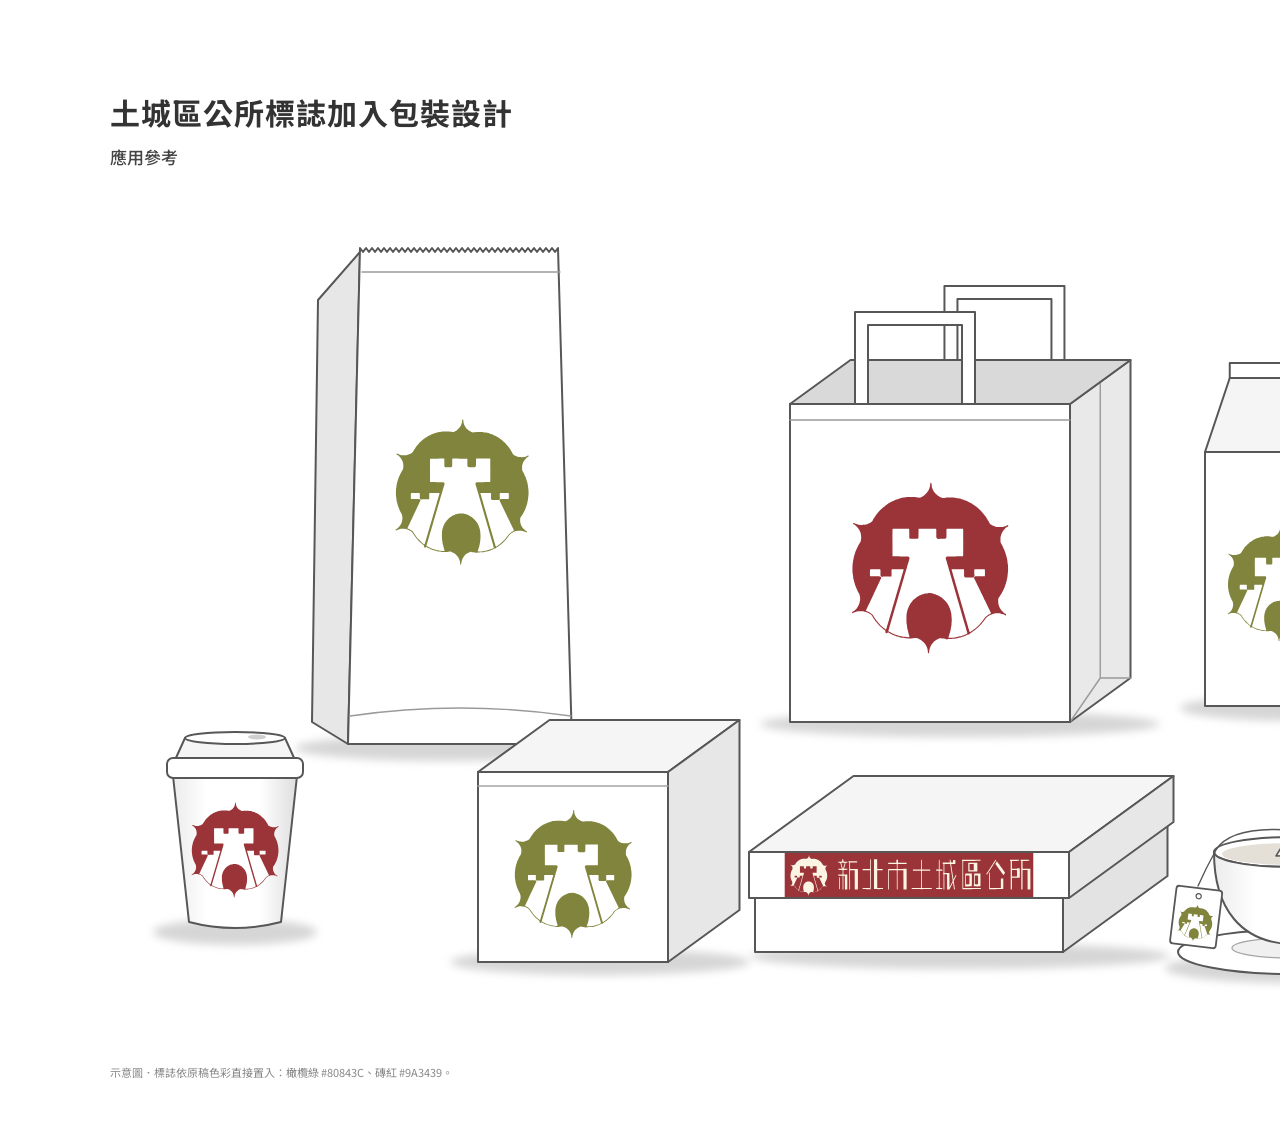
<file: mockups/tucheng/html/page-01-logo.html>
<!doctype html>
<html lang="zh-Hant"><head><meta charset="utf-8">
<link rel="preconnect" href="https://fonts.googleapis.com">
<link href="https://fonts.googleapis.com/css2?family=Noto+Sans+TC:wght@400;500;700;900&display=block" rel="stylesheet">
<style>html,body{margin:0;background:#fff}svg{display:block;font-family:'Noto Sans TC','WenQuanYi Zen Hei',sans-serif}</style>
</head><body><svg xmlns="http://www.w3.org/2000/svg" viewBox="0 0 1600 1131" width="1600" height="1131"><defs><path id="wordpath" fill-rule="evenodd" d="M15.20 80.93C15.09 80.82 15.00 80.64 15.00 80.52C15.00 80.41 15.00 72.71 15.00 63.42C15.01 48.11 14.99 46.51 14.81 46.32C14.70 46.21 14.54 46.12 14.46 46.12C14.38 46.11 12.09 46.12 9.38 46.12C5.22 46.13 4.40 46.11 4.19 45.95C3.97 45.79 3.94 45.63 3.94 44.58C3.94 43.63 3.98 43.34 4.14 43.18C4.33 42.99 4.85 42.97 9.48 42.99L14.60 43.01L14.79 42.74C14.95 42.51 14.98 41.70 14.99 37.18C15.00 34.26 14.97 31.74 14.93 31.58C14.89 31.41 14.76 31.23 14.64 31.19C14.53 31.14 12.19 31.11 9.44 31.12C5.23 31.13 4.40 31.11 4.19 30.95C3.97 30.79 3.94 30.63 3.94 29.58C3.94 28.63 3.98 28.34 4.15 28.17C4.34 27.98 4.76 27.97 8.44 27.99C13.60 28.02 13.40 28.13 12.57 25.74C12.33 25.06 12.07 24.12 11.99 23.65C11.91 23.19 11.68 22.34 11.49 21.76C11.29 21.18 11.06 20.34 10.98 19.89C10.90 19.43 10.68 18.61 10.49 18.06C10.30 17.51 10.08 16.70 10.01 16.25C9.78 14.99 9.27 13.52 8.96 13.31C8.75 13.16 8.25 13.12 6.56 13.12C3.84 13.12 3.94 13.18 3.94 11.58C3.94 10.63 3.98 10.34 4.15 10.18C4.33 9.99 4.81 9.97 8.97 9.99C13.16 10.01 13.60 10.00 13.76 9.80C13.90 9.64 13.93 9.03 13.94 6.99C13.94 3.80 13.87 3.95 15.50 3.95C17.13 3.95 17.06 3.80 17.06 6.99C17.07 9.03 17.10 9.64 17.24 9.80C17.40 10.00 17.84 10.01 22.03 9.99C26.19 9.97 26.67 9.99 26.85 10.18C27.02 10.34 27.06 10.63 27.06 11.58C27.06 13.16 27.11 13.13 24.80 13.12C22.47 13.12 22.49 13.12 22.07 15.12C21.91 15.92 21.65 16.87 21.50 17.25C21.35 17.63 21.15 18.41 21.04 18.98C20.94 19.56 20.72 20.40 20.55 20.86C20.38 21.31 20.13 22.23 20.00 22.88C19.88 23.54 19.68 24.29 19.57 24.56C19.31 25.19 18.88 26.94 18.88 27.37C18.88 27.97 19.19 28.02 23.09 27.99C26.28 27.96 26.66 27.98 26.85 28.17C27.02 28.34 27.06 28.62 27.06 29.58C27.06 30.61 27.03 30.79 26.82 30.95C26.62 31.09 25.79 31.13 22.23 31.13C17.91 31.13 17.89 31.13 17.56 31.41C17.38 31.56 17.18 31.91 17.12 32.19C17.06 32.46 17.01 34.89 17.01 37.58C17.02 41.75 17.05 42.51 17.21 42.74C17.40 43.01 17.40 43.01 22.02 42.99C26.19 42.97 26.67 42.99 26.85 43.18C27.05 43.37 27.06 44.79 27.06 62.08C27.06 80.44 27.06 80.77 26.82 80.95C26.47 81.21 21.53 81.21 21.18 80.95C20.94 80.77 20.94 80.44 20.91 63.60C20.89 47.11 20.87 46.43 20.65 46.25C20.48 46.10 20.10 46.07 18.99 46.08C17.26 46.11 17.43 46.08 17.19 46.32C17.01 46.51 16.99 48.11 17.00 63.42C17.00 72.71 17.00 80.41 17.00 80.52C17.00 80.91 16.64 81.12 16.00 81.12C15.61 81.12 15.32 81.05 15.20 80.93ZM32.20 80.93C32.09 80.82 32.00 80.67 32.00 80.58C32.00 80.50 32.00 65.17 31.99 46.52C31.99 24.12 31.95 12.51 31.87 12.36C31.77 12.18 31.60 12.13 31.08 12.13C30.04 12.13 29.94 11.99 29.94 10.58C29.94 9.66 29.98 9.34 30.13 9.19C30.31 9.01 31.47 8.99 41.00 8.99C50.53 8.99 51.69 9.01 51.87 9.19C52.02 9.34 52.06 9.66 52.06 10.58C52.06 11.62 52.03 11.79 51.81 11.95C51.60 12.11 50.31 12.13 42.94 12.12C34.79 12.11 34.31 12.12 34.16 12.33C34.03 12.51 34.00 14.14 34.00 20.51C34.01 27.46 34.03 28.49 34.20 28.73L34.39 29.01L44.03 29.00C52.72 28.98 53.68 29.00 53.86 29.18C54.04 29.37 54.06 31.65 54.06 55.08C54.06 80.37 54.06 80.77 53.82 80.95C53.46 81.21 46.54 81.21 46.18 80.95C45.94 80.77 45.94 80.36 45.91 56.61C45.89 36.44 45.85 32.42 45.71 32.28C45.57 32.14 44.52 32.11 40.11 32.11C37.13 32.12 34.62 32.12 34.54 32.12C34.46 32.12 34.30 32.21 34.19 32.32C34.01 32.50 34.00 34.75 34.00 56.42C34.00 69.56 34.00 80.41 34.00 80.52C34.00 80.91 33.64 81.12 33.00 81.12C32.61 81.12 32.32 81.05 32.20 80.93ZM131.20 80.93C131.09 80.82 131.00 80.64 131.00 80.52C131.00 80.41 131.00 68.84 130.99 54.82C130.99 33.08 131.01 29.31 131.16 29.16C131.31 29.01 132.99 28.99 141.97 29.00L152.61 29.01L152.79 28.74C152.96 28.51 152.99 27.62 153.00 22.51C153.00 17.79 152.97 16.51 152.84 16.33C152.69 16.12 152.13 16.11 142.06 16.12C132.96 16.13 131.40 16.11 131.19 15.95C130.97 15.79 130.94 15.62 130.94 14.58C130.94 13.65 130.98 13.34 131.14 13.18C131.32 13.00 132.33 12.98 141.46 13.00C150.58 13.01 151.60 12.99 151.75 12.81C151.88 12.65 151.92 11.80 151.93 9.00C151.94 5.75 151.96 5.36 152.15 5.17C152.48 4.85 155.52 4.85 155.85 5.17C156.04 5.36 156.06 5.75 156.07 9.00C156.08 11.80 156.12 12.65 156.25 12.81C156.40 12.99 157.46 13.01 167.04 13.00C176.62 12.99 177.68 13.00 177.86 13.18C178.02 13.34 178.06 13.65 178.06 14.58C178.06 15.62 178.03 15.79 177.81 15.95C177.60 16.11 175.97 16.13 166.44 16.12C155.90 16.11 155.31 16.12 155.16 16.33C155.03 16.51 155.00 17.79 155.00 22.51C155.01 27.58 155.04 28.51 155.20 28.73L155.39 29.00L162.44 29.00C170.20 29.00 169.52 29.07 170.10 28.27L170.32 27.98L173.99 27.98C177.21 27.98 177.68 28.00 177.86 28.18C178.05 28.37 178.06 30.53 178.06 54.58C178.06 80.36 178.06 80.77 177.82 80.95C177.46 81.21 170.54 81.21 170.18 80.95C169.94 80.77 169.94 80.36 169.91 56.61C169.89 36.53 169.85 32.42 169.71 32.28C169.57 32.15 168.26 32.11 162.62 32.12C158.81 32.12 155.62 32.12 155.54 32.12C155.46 32.12 155.30 32.21 155.19 32.32C155.01 32.50 155.00 34.75 155.00 56.42C155.00 69.56 155.00 80.41 155.00 80.52C155.00 80.91 154.64 81.12 154.00 81.12C153.36 81.12 153.00 80.91 153.00 80.52C153.00 80.41 153.00 69.56 153.00 56.42C153.00 34.75 152.99 32.50 152.81 32.32C152.70 32.21 152.55 32.12 152.49 32.12C152.43 32.12 148.16 32.12 143.00 32.12C137.84 32.12 133.57 32.12 133.51 32.12C133.45 32.12 133.30 32.21 133.19 32.32C133.01 32.50 133.00 34.75 133.00 56.42C133.00 69.56 133.00 80.41 133.00 80.52C133.00 80.91 132.64 81.12 132.00 81.12C131.61 81.12 131.32 81.05 131.20 80.93ZM272.20 80.93C272.09 80.82 272.00 80.64 272.00 80.52C272.00 80.41 272.00 71.83 272.00 61.47L272.00 42.62L271.43 42.06L270.85 41.50L270.89 40.43C270.93 39.45 270.97 39.33 271.25 39.12C272.06 38.52 271.99 39.63 272.00 27.56C272.00 20.13 271.96 16.54 271.87 16.37C271.77 16.17 271.61 16.12 271.08 16.13C269.98 16.13 269.94 16.05 269.94 14.08C269.94 12.69 269.97 12.35 270.14 12.18C270.32 12.00 271.19 11.98 278.98 11.99L287.63 12.01L287.95 11.69C288.16 11.47 288.24 11.29 288.19 11.15C288.14 11.03 288.05 10.40 287.99 9.75C287.92 9.10 287.75 7.93 287.60 7.16C287.35 5.86 287.35 5.75 287.54 5.45C287.93 4.85 289.21 4.76 289.56 5.30C289.66 5.44 289.80 6.08 289.87 6.72C290.35 10.98 290.42 11.35 290.73 11.66C290.99 11.92 291.13 11.94 293.29 11.98C295.33 12.01 295.60 12.00 295.76 11.81C295.90 11.64 295.93 11.05 295.94 8.99C295.94 6.73 295.97 6.36 296.15 6.18C296.33 6.00 296.70 5.97 299.00 5.97C301.30 5.97 301.67 6.00 301.85 6.18C302.04 6.36 302.06 6.87 302.06 11.08C302.06 15.58 302.05 15.78 301.82 15.95C301.62 16.09 300.71 16.13 296.66 16.13C293.50 16.13 291.65 16.17 291.49 16.25C291.23 16.40 291.16 16.98 291.37 17.37C291.53 17.67 291.95 20.36 292.06 21.75C292.11 22.33 292.31 23.60 292.51 24.56C292.70 25.52 292.93 26.99 293.00 27.81C293.08 28.64 293.30 30.13 293.50 31.12C293.70 32.12 293.92 33.64 294.00 34.50C294.08 35.36 294.31 36.85 294.50 37.81C294.69 38.77 294.92 40.24 294.99 41.06C295.14 42.65 295.22 43.11 295.61 45.00C295.75 45.65 295.92 46.86 296.00 47.69C296.07 48.51 296.27 49.89 296.43 50.75C296.59 51.61 296.76 52.62 296.81 53.00C296.91 53.92 297.09 54.46 297.33 54.55C297.63 54.67 297.83 54.44 298.00 53.78C298.09 53.45 298.35 52.84 298.58 52.43C298.81 52.01 299.00 51.58 299.00 51.48C299.00 51.37 299.18 51.04 299.40 50.74C299.61 50.44 299.86 49.95 299.95 49.66C300.04 49.37 300.28 48.88 300.48 48.59C300.68 48.30 300.90 47.85 300.97 47.60C301.04 47.35 301.27 46.90 301.48 46.59C301.69 46.29 301.90 45.88 301.95 45.68C302.06 45.20 302.72 44.15 303.01 44.00C303.46 43.75 303.87 43.85 304.12 44.28C304.54 44.97 304.55 45.28 304.13 46.25C303.92 46.74 303.64 47.31 303.50 47.50C303.36 47.70 303.16 48.10 303.06 48.40C302.95 48.69 302.72 49.15 302.55 49.42C302.37 49.68 302.15 50.13 302.05 50.41C301.95 50.70 301.71 51.18 301.51 51.49C301.31 51.81 301.08 52.29 301.00 52.56C300.91 52.84 300.71 53.25 300.54 53.47C300.37 53.70 300.14 54.15 300.04 54.47C299.93 54.80 299.71 55.24 299.54 55.47C299.37 55.69 299.16 56.12 299.07 56.43C298.98 56.73 298.72 57.24 298.48 57.57L298.06 58.16L298.08 60.30C298.09 62.17 298.14 62.68 298.48 64.31C298.69 65.35 298.93 66.86 299.01 67.69C299.08 68.51 299.31 70.01 299.51 71.01C299.71 72.01 299.93 73.50 300.00 74.32C300.15 76.06 300.16 76.10 300.59 78.02C300.77 78.84 300.88 79.61 300.83 79.79C300.72 80.23 300.18 80.83 299.82 80.92C299.43 81.02 298.93 80.83 298.75 80.51C298.53 80.09 298.15 78.04 298.00 76.44C297.93 75.61 297.70 74.09 297.50 73.06C297.30 72.03 297.05 70.34 296.94 69.31C296.84 68.28 296.70 67.24 296.63 67.00C296.56 66.76 296.42 66.00 296.31 65.31C296.12 64.13 295.89 63.50 295.63 63.50C295.41 63.50 295.13 63.89 294.99 64.40C294.92 64.68 294.66 65.27 294.43 65.71C294.19 66.16 294.00 66.59 294.00 66.68C294.00 66.77 293.85 67.06 293.67 67.33C293.49 67.59 293.20 68.14 293.04 68.55C292.88 68.96 292.67 69.38 292.56 69.50C292.46 69.62 292.23 70.07 292.06 70.50C291.89 70.93 291.67 71.38 291.56 71.50C291.46 71.62 291.23 72.07 291.06 72.50C290.89 72.93 290.67 73.38 290.56 73.50C290.46 73.62 290.23 74.07 290.06 74.50C289.89 74.93 289.67 75.38 289.56 75.50C289.46 75.62 289.24 76.06 289.07 76.48C288.91 76.90 288.65 77.41 288.51 77.61C288.36 77.82 288.16 78.23 288.06 78.52C287.95 78.82 287.74 79.26 287.58 79.50C287.42 79.74 287.22 80.15 287.13 80.41C287.05 80.67 286.88 80.93 286.75 81.00C286.62 81.07 285.42 81.12 283.97 81.12C281.97 81.12 281.37 81.09 281.18 80.95C280.94 80.77 280.94 80.42 280.91 61.61C280.89 45.36 280.86 42.43 280.71 42.28C280.57 42.14 279.96 42.10 277.61 42.11C276.00 42.11 274.62 42.12 274.54 42.12C274.46 42.12 274.30 42.21 274.19 42.32C274.01 42.50 274.00 44.29 274.00 61.42C274.00 71.81 274.00 80.41 274.00 80.52C274.00 80.91 273.64 81.12 273.00 81.12C272.61 81.12 272.32 81.05 272.20 80.93ZM443.18 80.95C442.94 80.77 442.94 80.24 442.91 44.67C442.90 24.81 442.86 8.46 442.83 8.34C442.78 8.17 442.64 8.12 442.10 8.12C441.04 8.13 440.94 7.99 440.94 6.58C440.94 5.66 440.98 5.34 441.13 5.19C441.31 5.01 442.52 4.99 452.50 4.99C462.48 4.99 463.69 5.01 463.87 5.19C464.02 5.34 464.06 5.66 464.06 6.58C464.06 7.62 464.03 7.79 463.81 7.95C463.60 8.11 462.32 8.13 455.02 8.12C447.81 8.11 446.44 8.13 446.29 8.28C446.14 8.43 446.11 9.96 446.11 18.05C446.11 25.26 446.15 27.69 446.26 27.82C446.38 27.97 447.37 28.00 452.45 28.00C459.09 28.00 458.52 28.06 459.11 27.27L459.32 26.97L462.49 26.97C465.26 26.97 465.68 27.00 465.86 27.18C466.04 27.37 466.06 28.39 466.06 39.08C466.06 50.59 466.06 50.77 465.82 50.95C465.60 51.11 464.17 51.13 456.01 51.12C448.05 51.11 446.43 51.14 446.29 51.28C446.14 51.43 446.11 53.84 446.09 66.11C446.06 83.08 446.26 81.12 444.50 81.12C443.77 81.12 443.35 81.07 443.18 80.95ZM470.18 80.95C469.94 80.77 469.94 80.24 469.91 44.67C469.90 24.81 469.86 8.46 469.83 8.34C469.78 8.17 469.64 8.12 469.10 8.12C468.04 8.13 467.94 7.99 467.94 6.58C467.94 5.66 467.98 5.34 468.13 5.19C468.31 5.01 469.47 4.99 479.00 4.99C488.53 4.99 489.69 5.01 489.87 5.19C490.02 5.34 490.06 5.66 490.06 6.58C490.06 7.62 490.03 7.79 489.81 7.95C489.60 8.11 488.39 8.13 481.52 8.12C474.73 8.11 473.44 8.13 473.29 8.28C473.14 8.43 473.11 9.95 473.11 18.05C473.11 25.38 473.15 27.69 473.26 27.83C473.39 27.98 474.74 28.01 483.04 28.00C491.72 27.98 492.68 28.00 492.86 28.18C493.04 28.37 493.06 30.69 493.06 54.58C493.06 80.36 493.06 80.77 492.82 80.95C492.46 81.21 486.54 81.21 486.18 80.95C485.94 80.77 485.94 80.36 485.91 56.11C485.88 35.55 485.85 31.42 485.71 31.28C485.46 31.03 473.54 31.03 473.29 31.28C473.15 31.42 473.12 35.55 473.09 56.11C473.06 80.36 473.06 80.77 472.82 80.95C472.48 81.19 470.52 81.19 470.18 80.95ZM6.20 79.93C6.09 79.82 6.00 79.64 6.00 79.52C6.00 79.41 6.00 72.79 6.00 64.82C6.00 48.49 5.90 49.94 7.00 49.94C8.10 49.94 8.00 48.49 8.00 64.82C8.00 72.79 8.00 79.41 8.00 79.52C8.00 79.91 7.64 80.12 7.00 80.12C6.61 80.12 6.32 80.05 6.20 79.93ZM66.18 79.95C65.97 79.79 65.94 79.61 65.94 78.58C65.94 77.65 65.98 77.34 66.14 77.18C66.32 77.00 67.26 76.99 75.47 77.00L84.61 77.01L84.80 76.73C84.98 76.48 85.00 74.19 85.00 54.48C85.00 34.64 84.98 32.50 84.80 32.32C84.70 32.21 84.54 32.12 84.46 32.12C84.38 32.12 80.29 32.12 75.37 32.12C67.75 32.13 66.40 32.11 66.19 31.95C65.97 31.79 65.94 31.62 65.94 30.58C65.94 29.65 65.98 29.34 66.14 29.18C66.32 29.00 67.23 28.98 75.47 29.00L84.60 29.01L84.80 28.73C84.98 28.48 85.00 27.17 84.99 16.39C84.99 5.59 85.01 4.31 85.19 4.13C85.45 3.87 86.55 3.87 86.81 4.13C86.99 4.31 87.01 8.04 87.01 42.07C87.01 77.74 87.00 79.82 86.79 79.97C86.45 80.21 66.52 80.20 66.18 79.95ZM95.18 79.95C94.94 79.77 94.94 79.24 94.94 42.08C94.94 7.39 94.95 4.37 95.14 4.18C95.32 4.00 95.79 3.98 99.00 3.98C102.21 3.98 102.68 4.00 102.86 4.18C103.04 4.37 103.06 5.49 103.09 16.51C103.11 25.82 103.15 28.69 103.26 28.83C103.39 28.98 104.36 29.01 110.03 28.99C116.01 28.98 116.67 29.00 116.86 29.18C117.02 29.34 117.06 29.64 117.06 30.58C117.06 31.62 117.03 31.79 116.81 31.95C116.60 32.11 115.57 32.13 110.02 32.12C104.58 32.11 103.44 32.13 103.29 32.28C103.15 32.42 103.12 35.86 103.12 54.55C103.12 71.35 103.15 76.70 103.27 76.83C103.39 76.98 104.52 77.01 110.54 76.99C116.93 76.98 117.68 77.00 117.86 77.18C118.02 77.34 118.06 77.65 118.06 78.58C118.06 79.61 118.03 79.79 117.82 79.95C117.46 80.21 95.54 80.21 95.18 79.95ZM191.18 79.95C190.97 79.79 190.94 79.61 190.94 78.58C190.94 77.65 190.98 77.34 191.14 77.19C191.31 77.01 192.51 76.99 202.97 77.00L214.61 77.01L214.80 76.73C214.98 76.48 215.00 74.21 215.00 54.98C215.00 35.59 214.98 33.50 214.80 33.32C214.70 33.21 214.54 33.12 214.46 33.12C214.38 33.12 209.84 33.12 204.37 33.12C195.89 33.13 194.40 33.11 194.18 32.95C193.97 32.79 193.94 32.62 193.94 31.58C193.94 30.65 193.98 30.34 194.14 30.18C194.32 30.00 195.33 29.98 204.47 30.00L214.61 30.01L214.80 29.73C214.98 29.48 215.00 28.13 214.99 17.39C214.99 3.79 214.90 4.94 216.00 4.94C217.10 4.94 217.01 3.79 217.01 17.39C217.00 28.13 217.02 29.48 217.20 29.73L217.39 30.01L227.53 30.00C236.67 29.98 237.68 30.00 237.86 30.18C238.02 30.34 238.06 30.65 238.06 31.58C238.06 32.62 238.03 32.79 237.82 32.95C237.60 33.11 236.11 33.13 227.63 33.12C222.16 33.12 217.62 33.12 217.54 33.12C217.46 33.12 217.30 33.21 217.20 33.32C217.02 33.50 217.00 35.59 217.00 54.98C217.00 74.21 217.02 76.48 217.20 76.73L217.39 77.01L229.53 77.00C240.44 76.99 241.69 77.01 241.86 77.19C242.02 77.34 242.06 77.66 242.06 78.58C242.06 79.61 242.03 79.79 241.82 79.95C241.45 80.21 191.55 80.21 191.18 79.95ZM253.18 79.95C252.97 79.79 252.94 79.61 252.94 78.58C252.94 76.85 252.70 76.96 256.48 76.99C259.59 77.02 259.60 77.01 259.80 76.73C259.98 76.48 260.00 74.36 260.00 54.98C260.00 35.59 259.98 33.50 259.80 33.32C259.56 33.08 259.90 33.10 256.38 33.12C253.96 33.14 253.39 33.11 253.19 32.96C252.97 32.79 252.94 32.63 252.94 31.58C252.94 29.84 252.70 29.95 256.48 29.99C259.60 30.02 259.60 30.02 259.80 29.73C259.98 29.48 260.00 28.22 259.99 17.39C259.99 3.79 259.90 4.94 261.00 4.94C262.10 4.94 262.01 3.79 262.01 17.39C262.00 28.22 262.02 29.48 262.20 29.73C262.40 30.02 262.40 30.02 265.52 29.99C269.30 29.95 269.06 29.84 269.06 31.58C269.06 32.63 269.03 32.79 268.81 32.96C268.61 33.11 268.04 33.14 265.62 33.12C262.10 33.10 262.44 33.08 262.20 33.32C262.02 33.50 262.00 35.59 262.00 54.98C262.00 74.36 262.02 76.48 262.20 76.73C262.40 77.01 262.41 77.02 265.52 76.99C269.30 76.96 269.06 76.85 269.06 78.58C269.06 79.61 269.03 79.79 268.82 79.95C268.46 80.21 253.54 80.21 253.18 79.95ZM320.21 79.97C320.00 79.82 319.99 77.88 320.00 44.19L320.00 8.58L319.43 8.05L318.85 7.52L318.89 6.45C318.92 5.70 319.00 5.33 319.13 5.19C319.31 5.02 321.73 5.00 342.50 5.00C363.28 5.00 365.69 5.02 365.87 5.19C366.02 5.34 366.06 5.67 366.06 6.58C366.06 7.62 366.03 7.79 365.82 7.95C365.61 8.10 362.55 8.13 343.94 8.12C323.57 8.12 322.31 8.13 322.16 8.33C322.03 8.51 322.00 15.31 322.00 42.50C322.00 73.01 322.02 76.48 322.20 76.73L322.39 77.00L344.53 77.00C364.44 76.99 366.69 77.01 366.87 77.19C367.02 77.34 367.06 77.66 367.06 78.58C367.06 79.61 367.03 79.79 366.82 79.95C366.48 80.20 320.55 80.22 320.21 79.97ZM388.20 79.96C387.99 79.81 387.98 78.73 387.99 59.06C388.00 35.75 387.90 37.94 389.00 37.94C390.11 37.94 390.01 35.93 390.00 57.39C390.00 74.42 390.02 76.48 390.19 76.72L390.39 77.00L403.99 77.00C415.60 77.00 417.62 76.97 417.74 76.82C417.85 76.69 417.90 73.74 417.91 65.01C417.94 54.35 417.95 53.37 418.15 53.18C418.33 53.00 418.70 52.97 421.00 52.97C423.30 52.97 423.67 53.00 423.85 53.18C424.05 53.37 424.06 54.44 424.06 66.58C424.06 79.49 424.06 79.77 423.82 79.95C423.47 80.20 388.55 80.22 388.20 79.96ZM287.94 74.03C288.05 73.70 288.37 72.96 288.64 72.37C288.91 71.79 289.12 71.26 289.12 71.21C289.12 71.15 289.26 70.93 289.44 70.70C289.61 70.48 289.83 70.05 289.94 69.74C290.05 69.44 290.28 68.97 290.45 68.71C290.63 68.44 290.85 67.99 290.95 67.71C291.05 67.42 291.28 66.97 291.45 66.71C291.63 66.44 291.85 65.99 291.95 65.71C292.05 65.42 292.28 64.97 292.45 64.71C292.63 64.44 292.85 63.99 292.95 63.71C293.05 63.43 293.29 62.94 293.49 62.63C293.69 62.32 293.92 61.84 294.00 61.56C294.09 61.29 294.32 60.84 294.51 60.56C295.25 59.51 295.25 56.88 294.49 53.12C294.29 52.13 294.07 50.64 293.99 49.81C293.92 48.99 293.70 47.49 293.50 46.49C293.30 45.49 293.07 44.00 293.00 43.18C292.92 42.36 292.70 40.87 292.50 39.88C292.30 38.88 292.08 37.39 292.00 36.56C291.93 35.74 291.70 34.25 291.50 33.25C291.30 32.25 291.07 30.76 291.00 29.94C290.93 29.11 290.70 27.62 290.50 26.62C290.31 25.63 290.08 24.14 290.00 23.31C289.93 22.49 289.70 20.94 289.50 19.88C289.30 18.81 289.10 17.62 289.06 17.23C288.93 16.01 289.65 16.11 281.50 16.11C274.79 16.11 274.31 16.13 274.16 16.33C274.03 16.51 274.00 18.77 274.00 27.51C274.01 37.19 274.03 38.49 274.20 38.74L274.40 39.01L280.52 38.99C286.05 38.98 286.67 38.99 286.86 39.18C287.05 39.37 287.06 40.84 287.08 56.71C287.10 66.23 287.14 74.16 287.18 74.33C287.31 74.85 287.70 74.70 287.94 74.03ZM327.19 72.96C326.97 72.80 326.97 72.17 326.97 57.05L326.98 41.31L327.27 41.13C327.63 40.89 327.89 40.64 328.12 40.27L328.31 39.99L335.99 39.99C342.83 39.99 343.69 40.01 343.86 40.19C344.04 40.36 344.06 41.97 344.06 56.58C344.06 72.46 344.06 72.77 343.82 72.95C343.47 73.20 327.54 73.21 327.19 72.96ZM349.18 72.95C348.96 72.78 348.94 72.60 348.94 70.56L348.94 68.35L349.25 68.12C349.42 67.99 349.66 67.80 349.79 67.69C350.01 67.49 350.01 66.89 349.98 53.93C349.95 41.80 349.96 40.36 350.14 40.18C350.31 40.01 351.23 39.99 358.00 39.99C364.83 39.99 365.69 40.01 365.86 40.19C366.04 40.36 366.06 41.97 366.06 56.58C366.06 72.46 366.06 72.77 365.82 72.95C365.46 73.21 349.54 73.21 349.18 72.95ZM337.74 67.82C337.85 67.69 337.89 64.87 337.89 56.55C337.89 47.23 337.86 45.43 337.71 45.28C337.57 45.14 336.81 45.11 333.61 45.11C331.45 45.11 329.62 45.12 329.54 45.12C329.46 45.12 329.30 45.21 329.19 45.32C329.02 45.50 329.00 46.64 329.00 56.49C329.01 66.12 329.03 67.49 329.20 67.73C329.39 68.00 329.42 68.00 333.49 68.00C336.88 68.00 337.62 67.97 337.74 67.82ZM359.74 67.82C359.85 67.69 359.89 64.87 359.89 56.55C359.89 47.19 359.86 45.43 359.71 45.28C359.57 45.14 358.89 45.11 356.11 45.11C354.23 45.11 352.62 45.12 352.54 45.12C352.46 45.12 352.30 45.21 352.19 45.32C352.02 45.50 352.00 46.64 352.00 56.49C352.01 66.12 352.03 67.49 352.20 67.73C352.39 68.00 352.43 68.00 355.99 68.00C358.95 68.00 359.62 67.97 359.74 67.82ZM458.74 47.82C458.98 47.53 458.95 31.52 458.71 31.29C458.46 31.03 446.54 31.03 446.29 31.29C446.05 31.52 446.02 47.53 446.26 47.82C446.38 47.97 447.35 48.00 452.50 48.00C457.65 48.00 458.62 47.97 458.74 47.82ZM424.00 43.85C423.86 43.70 423.75 43.54 423.75 43.49C423.75 43.44 423.57 43.17 423.34 42.90C423.12 42.63 422.84 42.24 422.72 42.05C422.60 41.85 422.25 41.35 421.94 40.94C421.64 40.52 421.19 39.91 420.94 39.56C420.70 39.22 420.27 38.63 419.99 38.25C419.72 37.87 419.34 37.33 419.15 37.04C418.95 36.76 418.64 36.34 418.45 36.11C418.09 35.67 417.82 35.29 417.04 34.12C416.79 33.75 416.44 33.26 416.26 33.03C415.35 31.90 414.53 30.77 414.03 29.95C413.91 29.75 413.64 29.38 413.43 29.14C413.22 28.89 412.90 28.46 412.71 28.19C411.73 26.76 411.38 26.28 410.68 25.38C410.44 25.07 410.15 24.65 410.03 24.45C409.91 24.26 409.63 23.87 409.41 23.60C409.18 23.33 409.00 23.05 409.00 23.00C409.00 22.94 408.77 22.63 408.50 22.31C408.23 21.99 408.00 21.69 408.00 21.63C408.00 21.56 407.79 21.27 407.53 20.96C407.27 20.66 406.97 20.25 406.85 20.05C406.55 19.56 405.79 18.49 405.52 18.19C405.39 18.05 405.19 17.77 405.06 17.56C404.93 17.36 404.64 16.97 404.41 16.70C404.07 16.29 404.00 16.10 404.00 15.61C404.00 15.12 404.07 14.93 404.38 14.58C404.58 14.35 404.83 13.96 404.93 13.73C405.02 13.50 405.27 13.10 405.48 12.83C405.69 12.57 405.90 12.23 405.95 12.08C405.99 11.93 406.18 11.62 406.36 11.38C406.54 11.14 406.83 10.66 407.00 10.32C407.29 9.74 407.35 9.69 407.73 9.71C408.22 9.73 408.50 9.97 409.08 10.81C409.85 11.94 410.11 12.31 410.50 12.81C411.00 13.45 411.60 14.28 412.00 14.88C412.40 15.47 413.00 16.30 413.50 16.94C413.94 17.50 414.33 18.05 414.86 18.88C415.21 19.41 415.65 20.00 416.39 20.91C416.56 21.13 416.93 21.64 417.20 22.05C418.16 23.49 418.38 23.80 418.66 24.12C418.82 24.29 419.10 24.66 419.28 24.94C419.47 25.21 419.84 25.75 420.11 26.12C420.39 26.50 420.81 27.09 421.06 27.44C421.30 27.78 421.75 28.40 422.06 28.81C422.37 29.23 422.72 29.73 422.84 29.93C422.96 30.13 423.23 30.49 423.44 30.74C423.65 30.99 423.98 31.41 424.16 31.69C425.46 33.57 426.02 34.35 426.45 34.86C426.66 35.11 426.91 35.45 427.00 35.62C427.09 35.80 427.34 36.16 427.57 36.44C427.79 36.71 428.04 37.07 428.12 37.24C428.46 37.88 428.21 39.00 427.56 39.78C427.38 39.98 427.16 40.36 427.05 40.61C426.95 40.86 426.76 41.17 426.63 41.31C426.51 41.45 426.31 41.76 426.19 42.00C426.07 42.24 425.72 42.82 425.41 43.28C424.80 44.22 424.47 44.35 424.00 43.85ZM381.66 42.94C380.78 42.56 380.63 41.27 381.36 40.44C381.57 40.19 381.86 39.78 381.99 39.53C382.12 39.27 382.40 38.84 382.61 38.58C382.83 38.31 383.00 38.02 383.00 37.92C383.00 37.83 383.16 37.57 383.36 37.35C383.55 37.12 383.81 36.75 383.93 36.52C384.05 36.29 384.33 35.85 384.57 35.54C384.81 35.23 385.00 34.90 385.00 34.81C385.00 34.71 385.16 34.45 385.36 34.22C385.55 34.00 385.81 33.63 385.93 33.40C386.05 33.17 386.33 32.73 386.57 32.42C386.81 32.11 387.00 31.79 387.00 31.70C387.00 31.61 387.19 31.32 387.41 31.05C387.64 30.78 387.90 30.38 387.99 30.17C388.08 29.95 388.26 29.67 388.40 29.54C388.54 29.42 388.78 29.06 388.94 28.75C389.10 28.44 389.40 27.97 389.61 27.70C389.83 27.43 390.00 27.15 390.00 27.07C390.00 27.00 390.16 26.74 390.36 26.50C390.55 26.26 390.83 25.83 390.97 25.55C391.12 25.27 391.32 24.97 391.44 24.87C391.55 24.78 391.81 24.38 392.01 23.99C392.21 23.59 392.43 23.23 392.50 23.19C392.57 23.14 392.76 22.84 392.93 22.51C393.10 22.19 393.32 21.84 393.44 21.75C393.55 21.66 393.79 21.29 393.96 20.95C394.14 20.60 394.44 20.13 394.64 19.90C394.84 19.68 395.00 19.42 395.00 19.34C395.00 19.25 395.16 18.99 395.36 18.75C395.55 18.51 395.83 18.09 395.97 17.81C396.11 17.54 396.35 17.17 396.50 17.00C396.65 16.83 396.91 16.43 397.08 16.12C397.25 15.82 397.51 15.39 397.66 15.17C397.81 14.95 398.04 14.62 398.16 14.42C398.28 14.22 398.50 13.88 398.66 13.66C399.09 13.04 399.66 12.12 399.92 11.63C400.05 11.39 400.28 11.05 400.44 10.88C400.59 10.70 400.84 10.34 400.97 10.06C401.11 9.79 401.40 9.34 401.61 9.08C401.83 8.81 402.00 8.52 402.00 8.44C402.00 8.36 402.19 8.07 402.41 7.80C402.64 7.53 402.90 7.13 402.99 6.91C403.08 6.69 403.23 6.44 403.34 6.36C403.44 6.27 403.66 5.93 403.82 5.60C404.08 5.09 404.18 5.00 404.49 5.00C404.78 5.00 404.96 5.13 405.36 5.64C405.95 6.38 406.00 6.71 405.58 7.21C405.42 7.40 405.14 7.84 404.97 8.19C404.79 8.53 404.53 8.92 404.39 9.05C404.24 9.18 404.12 9.36 404.12 9.45C404.12 9.53 403.93 9.86 403.70 10.17C403.46 10.48 403.17 10.91 403.06 11.13C402.95 11.34 402.67 11.77 402.43 12.08C402.19 12.39 402.00 12.71 402.00 12.79C402.00 12.88 401.84 13.14 401.64 13.38C401.45 13.62 401.19 14.01 401.06 14.25C400.94 14.49 400.69 14.86 400.51 15.08C400.33 15.29 400.02 15.76 399.81 16.12C398.99 17.56 398.79 17.88 398.54 18.15C398.40 18.31 398.16 18.67 398.02 18.95C397.88 19.24 397.62 19.64 397.44 19.85C397.27 20.05 397.12 20.28 397.12 20.35C397.12 20.42 396.93 20.73 396.70 21.04C396.46 21.35 396.17 21.79 396.06 22.02C395.94 22.25 395.74 22.55 395.61 22.69C395.49 22.83 395.26 23.18 395.10 23.46C394.79 24.01 394.24 24.88 393.78 25.54C393.63 25.76 393.40 26.10 393.28 26.30C393.16 26.50 392.88 26.92 392.66 27.23C392.44 27.55 392.17 28.01 392.06 28.25C391.95 28.49 391.73 28.83 391.57 29.00C391.41 29.17 391.18 29.50 391.07 29.73C390.95 29.96 390.67 30.40 390.43 30.71C390.19 31.02 390.00 31.34 390.00 31.42C390.00 31.50 389.84 31.76 389.64 32.00C389.45 32.24 389.17 32.67 389.03 32.95C388.88 33.23 388.68 33.53 388.56 33.62C388.45 33.72 388.24 34.02 388.10 34.30C387.96 34.58 387.71 34.97 387.54 35.17C387.38 35.37 387.16 35.73 387.05 35.98C386.95 36.23 386.73 36.58 386.57 36.75C386.41 36.92 386.18 37.25 386.07 37.48C385.95 37.71 385.67 38.15 385.43 38.46C385.19 38.77 385.00 39.09 385.00 39.17C385.00 39.25 384.84 39.51 384.64 39.75C384.45 39.99 384.17 40.42 384.03 40.70C383.88 40.98 383.67 41.28 383.55 41.38C383.43 41.48 383.20 41.86 383.04 42.22C382.85 42.67 382.65 42.92 382.43 43.00C382.25 43.07 382.10 43.12 382.09 43.12C382.07 43.12 381.88 43.04 381.66 42.94ZM335.18 34.95C334.94 34.77 334.94 34.52 334.94 24.08C334.94 14.53 334.96 13.36 335.13 13.19C335.31 13.01 336.52 12.99 346.50 12.99C356.48 12.99 357.69 13.01 357.87 13.19C358.04 13.36 358.06 14.53 358.06 24.08C358.06 34.52 358.06 34.77 357.82 34.95C357.46 35.21 335.54 35.21 335.18 34.95ZM348.74 31.82C348.86 31.68 348.89 29.77 348.89 24.05C348.89 17.68 348.86 16.43 348.71 16.28C348.45 16.02 338.55 16.02 338.29 16.28C338.14 16.43 338.11 17.68 338.11 24.05C338.11 29.77 338.14 31.68 338.26 31.82C338.38 31.97 339.21 32.00 343.50 32.00C347.79 32.00 348.62 31.97 348.74 31.82ZM16.25 27.75C16.52 27.61 16.66 27.21 16.94 25.75C17.06 25.17 17.29 24.32 17.46 23.88C17.63 23.43 17.85 22.59 17.95 22.02C18.06 21.44 18.28 20.61 18.44 20.16C18.61 19.72 18.84 18.87 18.95 18.27C19.06 17.68 19.28 16.84 19.44 16.42C19.60 16.00 19.83 15.16 19.96 14.56C20.18 13.50 20.18 13.47 19.94 13.30C19.75 13.16 18.96 13.13 15.87 13.12C11.44 13.12 11.46 13.12 11.73 14.02C11.81 14.32 11.96 14.96 12.05 15.44C12.15 15.92 12.36 16.68 12.53 17.13C12.70 17.58 12.91 18.37 13.00 18.88C13.08 19.39 13.32 20.26 13.52 20.81C13.72 21.36 13.94 22.21 14.02 22.69C14.09 23.17 14.32 24.01 14.52 24.56C14.72 25.11 14.94 25.98 15.00 26.50C15.16 27.70 15.57 28.12 16.25 27.75Z"/><symbol id="logo" viewBox="0 0 231 251"><path fill-rule="evenodd" d="M113.05 247.03C112.67 246.78 112.46 246.02 112.37 244.56C112.32 243.74 112.24 242.98 112.20 242.88C112.16 242.77 112.05 242.11 111.94 241.41C111.81 240.49 111.67 240.00 111.45 239.66C111.28 239.40 111.05 238.80 110.95 238.34C110.82 237.81 110.61 237.31 110.39 237.02C110.19 236.77 109.99 236.42 109.94 236.25C109.83 235.85 109.06 234.62 108.55 234.02C108.34 233.77 108.01 233.32 107.82 233.01C107.00 231.71 104.20 229.22 102.31 228.12C102.00 227.94 101.63 227.68 101.47 227.54C101.32 227.40 100.96 227.21 100.69 227.13C100.41 227.04 99.93 226.81 99.62 226.62C99.32 226.43 98.89 226.23 98.69 226.18C98.48 226.13 97.87 225.90 97.32 225.66C96.13 225.13 95.45 225.10 93.50 225.48C92.78 225.62 91.77 225.77 91.25 225.81C90.73 225.85 90.00 225.94 89.62 226.00C88.62 226.18 82.13 225.94 81.27 225.70C80.64 225.53 79.03 225.30 76.28 225.00C75.58 224.92 74.54 224.73 73.97 224.57C73.40 224.40 72.60 224.20 72.19 224.12C71.78 224.04 71.11 223.84 70.71 223.67C70.31 223.50 69.56 223.28 69.03 223.17C68.50 223.06 67.75 222.84 67.37 222.69C67.00 222.53 66.32 222.30 65.87 222.19C65.43 222.08 64.86 221.84 64.61 221.67C64.35 221.50 63.88 221.28 63.55 221.18C63.21 221.08 62.74 220.86 62.50 220.70C62.26 220.54 61.75 220.31 61.38 220.19C61.00 220.06 60.49 219.83 60.25 219.67C60.00 219.51 59.52 219.29 59.17 219.19C58.82 219.09 58.32 218.83 58.06 218.63C57.80 218.42 57.52 218.25 57.44 218.25C57.35 218.25 56.95 218.03 56.55 217.75C56.14 217.48 55.75 217.25 55.68 217.25C55.60 217.25 55.30 217.53 55.02 217.87C54.66 218.29 54.33 218.54 54.00 218.64C53.56 218.77 53.47 218.75 52.98 218.47C51.95 217.87 51.91 217.74 51.99 215.86C52.03 215.00 51.89 214.72 51.21 214.29C50.52 213.85 50.06 213.48 47.96 211.65C46.98 210.80 45.94 209.90 45.64 209.65C44.30 208.51 43.58 207.79 41.64 205.62C40.50 204.35 39.43 203.17 39.25 202.99C38.90 202.63 38.15 201.67 37.69 201.00C37.07 200.09 36.23 198.91 35.68 198.19C35.37 197.78 35.02 197.28 34.90 197.08C34.78 196.88 34.57 196.57 34.42 196.39C34.28 196.21 34.03 195.82 33.88 195.52C33.73 195.22 33.44 194.74 33.24 194.47C33.04 194.19 32.87 193.88 32.87 193.79C32.88 193.53 31.83 192.46 30.98 191.85C30.56 191.55 29.91 191.08 29.52 190.80C29.13 190.52 28.63 190.23 28.40 190.15C28.17 190.07 27.84 189.90 27.65 189.77C27.17 189.44 24.76 188.29 24.31 188.19C24.11 188.14 23.47 188.06 22.91 188.01C22.09 187.93 21.77 187.84 21.35 187.56C20.83 187.21 20.74 187.20 18.56 187.10C14.93 186.93 12.02 187.15 10.70 187.71C10.30 187.88 9.65 188.07 9.28 188.13C8.86 188.20 8.42 188.37 8.16 188.58C7.91 188.76 7.46 188.96 7.14 189.02C6.78 189.08 6.48 189.23 6.34 189.41C6.21 189.56 6.03 189.79 5.93 189.91C5.70 190.19 5.22 190.19 4.98 189.91C4.73 189.60 4.38 188.79 4.38 188.52C4.38 188.30 4.84 188.00 5.18 188.00C5.27 188.00 5.55 187.79 5.80 187.54C6.04 187.28 6.47 186.96 6.74 186.82C8.34 185.99 11.01 183.33 11.89 181.69C12.03 181.41 12.28 181.05 12.44 180.88C12.61 180.70 12.83 180.35 12.94 180.09C13.05 179.82 13.29 179.39 13.49 179.12C13.68 178.85 13.88 178.39 13.93 178.10C13.97 177.81 14.18 177.27 14.39 176.91C14.65 176.46 14.84 175.88 14.96 175.15C15.06 174.55 15.26 173.72 15.40 173.31C15.98 171.58 16.00 167.94 15.44 165.56C15.26 164.81 15.04 163.84 14.95 163.42C14.84 162.96 14.60 162.41 14.33 162.00C14.08 161.64 13.87 161.28 13.87 161.20C13.87 161.13 13.65 160.73 13.37 160.33C13.10 159.92 12.88 159.53 12.88 159.45C12.88 159.37 12.68 159.01 12.45 158.64C12.22 158.28 11.99 157.78 11.94 157.52C11.89 157.27 11.67 156.72 11.44 156.31C11.21 155.90 10.96 155.31 10.88 155.00C10.80 154.69 10.57 154.18 10.38 153.88C10.19 153.57 9.97 153.05 9.89 152.72C9.81 152.40 9.59 151.88 9.39 151.57C9.19 151.26 8.96 150.65 8.88 150.22C8.80 149.79 8.57 149.07 8.38 148.62C8.18 148.18 7.98 147.47 7.94 147.06C7.89 146.65 7.68 145.89 7.48 145.38C7.27 144.86 7.02 143.98 6.92 143.41C6.83 142.85 6.61 142.03 6.45 141.60C6.14 140.76 6.07 140.32 5.88 137.87C5.81 137.01 5.61 135.66 5.44 134.87C5.01 132.97 4.83 129.37 4.92 125.00C5.01 121.14 5.14 119.51 5.55 117.44C5.72 116.61 5.89 115.38 5.94 114.70C5.99 113.84 6.14 113.06 6.43 112.14C6.66 111.41 6.88 110.39 6.93 109.88C6.99 109.27 7.17 108.58 7.43 107.94C7.66 107.39 7.88 106.66 7.93 106.31C7.98 105.97 8.19 105.32 8.39 104.88C8.60 104.43 8.84 103.65 8.94 103.14C9.04 102.63 9.25 101.99 9.42 101.70C9.58 101.42 9.81 100.88 9.92 100.50C10.03 100.12 10.26 99.62 10.44 99.38C10.62 99.13 10.82 98.70 10.90 98.40C10.97 98.11 11.19 97.65 11.38 97.38C11.58 97.12 11.80 96.66 11.88 96.36C11.95 96.06 12.18 95.59 12.37 95.31C12.57 95.03 12.82 94.49 12.93 94.10C13.04 93.72 13.24 93.31 13.38 93.19C13.51 93.06 13.74 92.65 13.88 92.27C14.02 91.89 14.30 91.39 14.51 91.16C14.71 90.93 14.88 90.67 14.88 90.58C14.88 90.49 15.07 90.15 15.32 89.83C15.56 89.52 15.87 89.02 16.00 88.72C16.13 88.43 16.37 88.04 16.51 87.86C16.73 87.59 16.83 87.15 17.02 85.61C17.36 82.80 17.41 81.72 17.27 80.19C17.00 77.38 16.76 75.96 16.44 75.33C16.27 75.00 16.04 74.38 15.93 73.96C15.82 73.53 15.57 72.93 15.38 72.62C15.19 72.32 14.96 71.86 14.88 71.61C14.81 71.36 14.62 71.05 14.48 70.92C14.34 70.79 14.11 70.44 13.98 70.15C13.72 69.54 13.29 68.97 11.82 67.31C10.16 65.43 7.62 63.41 6.65 63.19C5.83 63.01 5.62 62.11 6.24 61.49C6.71 61.02 7.03 61.03 7.87 61.57C8.24 61.80 8.64 62.00 8.75 62.00C8.86 62.00 9.17 62.16 9.45 62.37C9.73 62.57 10.30 62.81 10.76 62.92C11.21 63.02 11.99 63.25 12.51 63.42C13.81 63.86 15.08 64.00 17.75 64.02C21.11 64.04 22.49 63.91 23.69 63.49C24.24 63.29 25.09 63.05 25.57 62.95C26.08 62.85 26.70 62.62 27.04 62.40C27.36 62.20 27.84 62.00 28.10 61.96C28.37 61.91 28.77 61.74 29.01 61.56C29.25 61.39 29.69 61.13 30.00 60.99C30.31 60.84 30.69 60.60 30.85 60.46C31.01 60.32 31.40 60.06 31.72 59.88C32.47 59.47 33.67 58.04 33.94 57.25C34.05 56.92 34.23 56.57 34.34 56.48C34.45 56.39 34.67 56.03 34.82 55.68C34.97 55.33 35.24 54.88 35.41 54.68C35.58 54.48 35.81 54.12 35.94 53.88C36.06 53.63 36.33 53.24 36.55 52.99C36.76 52.74 37.04 52.38 37.16 52.18C37.28 51.98 37.50 51.64 37.66 51.42C37.81 51.20 38.04 50.87 38.16 50.67C38.85 49.53 41.64 46.09 43.32 44.29C43.59 44.00 44.21 43.33 44.69 42.81C45.69 41.71 47.34 40.22 49.38 38.56C49.80 38.22 50.68 37.47 51.33 36.91C51.97 36.34 52.55 35.88 52.61 35.88C52.67 35.88 52.93 35.70 53.19 35.50C53.45 35.29 53.90 35.01 54.18 34.89C54.46 34.76 54.80 34.54 54.93 34.38C55.07 34.23 55.36 34.03 55.57 33.94C55.78 33.85 56.23 33.58 56.55 33.33C56.88 33.08 57.21 32.88 57.30 32.88C57.38 32.88 57.68 32.68 57.95 32.44C58.22 32.20 58.50 32.00 58.58 32.00C58.66 32.00 59.03 31.80 59.39 31.55C59.76 31.30 60.34 31.01 60.69 30.91C61.03 30.81 61.50 30.58 61.73 30.41C61.96 30.24 62.43 30.02 62.77 29.93C63.12 29.84 63.62 29.62 63.88 29.44C64.14 29.26 64.62 29.03 64.94 28.93C65.27 28.83 65.78 28.59 66.08 28.39C66.40 28.18 66.94 27.97 67.36 27.90C67.77 27.83 68.38 27.63 68.72 27.45C69.05 27.28 69.79 27.06 70.36 26.95C70.93 26.84 71.78 26.58 72.25 26.38C72.72 26.17 73.24 26.00 73.40 25.99C73.56 25.99 74.08 25.87 74.56 25.74C76.48 25.20 76.89 25.12 78.86 24.94C79.98 24.83 81.53 24.60 82.29 24.42C83.65 24.10 83.81 24.09 87.94 24.08C92.04 24.06 92.25 24.07 94.12 24.40C95.19 24.59 96.71 24.80 97.50 24.87C98.29 24.94 99.29 25.07 99.72 25.15C100.43 25.28 100.62 25.27 101.60 25.02C102.27 24.85 102.80 24.63 103.00 24.45C103.17 24.29 103.60 24.06 103.96 23.95C104.31 23.83 104.68 23.65 104.76 23.55C104.85 23.44 105.18 23.22 105.50 23.06C105.82 22.90 106.15 22.68 106.25 22.57C106.34 22.45 106.68 22.21 106.99 22.03C107.63 21.66 107.80 21.51 109.56 19.77C110.75 18.59 111.37 17.85 111.95 16.92C112.09 16.69 112.33 16.37 112.47 16.21C112.62 16.06 112.81 15.73 112.89 15.49C112.98 15.26 113.23 14.80 113.45 14.47C113.67 14.14 113.89 13.69 113.94 13.47C113.99 13.25 114.18 12.78 114.38 12.44C114.57 12.09 114.81 11.42 114.91 10.94C115.02 10.46 115.25 9.50 115.43 8.81C115.67 7.92 115.78 7.10 115.84 5.96C115.92 4.22 116.00 4.00 116.61 4.00C117.38 4.00 117.87 5.08 117.87 6.81C117.88 8.75 118.18 10.69 118.55 11.26C118.72 11.52 118.95 12.11 119.06 12.58C119.17 13.04 119.40 13.61 119.57 13.84C119.74 14.06 119.97 14.48 120.07 14.78C120.17 15.07 120.36 15.42 120.49 15.56C120.62 15.70 120.82 16.01 120.94 16.25C121.06 16.49 121.28 16.83 121.44 17.00C121.60 17.17 121.89 17.55 122.09 17.84C122.91 19.06 125.14 21.23 126.39 22.03C126.58 22.15 126.88 22.38 127.07 22.55C127.25 22.73 127.52 22.90 127.67 22.95C127.81 23.00 128.13 23.20 128.38 23.39C128.62 23.59 129.10 23.84 129.44 23.96C129.78 24.07 130.27 24.32 130.53 24.51C130.79 24.69 131.21 24.89 131.46 24.93C131.72 24.98 132.24 25.18 132.62 25.38C133.65 25.90 134.19 25.94 136.00 25.58C138.56 25.07 140.26 24.97 145.31 25.03C149.82 25.08 149.97 25.09 151.25 25.42C151.97 25.60 153.42 25.83 154.46 25.93C156.47 26.13 157.26 26.27 157.95 26.56C158.18 26.66 158.73 26.80 159.16 26.89C159.59 26.97 160.31 27.19 160.77 27.39C161.23 27.59 162.01 27.84 162.52 27.94C163.02 28.05 163.74 28.27 164.11 28.44C164.49 28.62 165.18 28.84 165.65 28.93C166.15 29.04 166.67 29.24 166.92 29.43C167.15 29.61 167.62 29.84 167.95 29.94C168.29 30.04 168.76 30.26 168.99 30.43C169.22 30.60 169.70 30.84 170.05 30.95C170.40 31.07 170.84 31.29 171.03 31.45C171.22 31.60 171.68 31.82 172.05 31.93C172.43 32.04 172.89 32.26 173.09 32.42C173.28 32.59 173.67 32.79 173.96 32.88C174.25 32.96 174.66 33.20 174.88 33.40C175.09 33.59 175.48 33.86 175.74 33.99C175.99 34.12 176.28 34.32 176.38 34.44C176.47 34.55 176.77 34.76 177.05 34.90C177.33 35.04 177.75 35.32 177.97 35.52C178.20 35.71 178.43 35.87 178.49 35.88C178.55 35.88 178.84 36.07 179.13 36.32C179.43 36.56 179.84 36.84 180.05 36.93C180.26 37.02 180.68 37.29 180.98 37.54C181.28 37.79 181.56 38.00 181.61 38.00C181.65 38.00 182.08 38.38 182.56 38.84C183.52 39.77 186.75 42.68 187.25 43.07C187.66 43.38 188.78 44.62 190.12 46.24C190.71 46.95 191.40 47.76 191.66 48.04C193.42 50.01 194.06 50.84 195.01 52.45C195.18 52.75 195.44 53.12 195.59 53.28C195.73 53.43 195.94 53.79 196.06 54.06C196.17 54.33 196.38 54.69 196.53 54.85C196.79 55.12 196.98 55.42 197.81 56.88C198.02 57.24 198.34 57.72 198.53 57.94C198.72 58.16 198.96 58.59 199.07 58.89C199.17 59.18 199.42 59.68 199.62 59.99C199.82 60.31 200.03 60.77 200.10 61.02C200.23 61.48 201.19 62.88 201.39 62.88C201.45 62.88 201.72 63.07 201.98 63.31C202.25 63.55 202.71 63.83 203.00 63.94C203.29 64.04 203.71 64.29 203.94 64.49C204.17 64.69 204.54 64.89 204.77 64.94C205.00 64.98 205.48 65.18 205.83 65.38C206.19 65.58 206.89 65.85 207.39 65.99C207.90 66.12 208.71 66.37 209.20 66.55C211.70 67.45 219.39 67.35 221.60 66.39C222.06 66.19 222.70 65.99 223.02 65.95C223.36 65.90 223.69 65.76 223.83 65.61C224.14 65.27 224.67 65.00 225.03 65.00C225.20 65.00 225.55 64.83 225.82 64.63C226.09 64.42 226.41 64.26 226.53 64.25C226.79 64.25 227.09 64.68 227.20 65.21C227.27 65.56 227.21 65.67 226.61 66.25C226.24 66.60 225.71 67.00 225.42 67.12C224.31 67.62 223.03 68.73 221.41 70.58C220.27 71.88 219.93 72.35 219.12 73.68C218.95 73.97 218.69 74.36 218.54 74.55C218.39 74.74 218.17 75.21 218.06 75.60C217.94 75.99 217.71 76.50 217.55 76.72C217.36 76.97 217.17 77.48 217.06 78.03C216.96 78.53 216.72 79.42 216.51 80.00C216.16 81.01 216.13 81.22 216.06 83.57C216.01 84.94 216.03 86.81 216.10 87.72C216.20 89.15 216.26 89.44 216.52 89.85C216.69 90.10 216.93 90.56 217.05 90.87C217.17 91.17 217.40 91.58 217.57 91.78C217.73 91.98 217.98 92.39 218.11 92.69C218.25 93.00 218.50 93.43 218.67 93.65C218.84 93.88 219.04 94.32 219.12 94.62C219.20 94.93 219.41 95.39 219.58 95.64C219.75 95.89 219.99 96.44 220.12 96.86C220.25 97.27 220.47 97.77 220.61 97.95C220.76 98.14 220.97 98.60 221.08 98.99C221.19 99.37 221.41 99.89 221.58 100.14C221.75 100.39 221.96 100.88 222.05 101.22C222.14 101.56 222.37 102.09 222.55 102.40C222.74 102.74 222.95 103.38 223.06 103.97C223.15 104.52 223.38 105.31 223.56 105.74C223.74 106.16 223.99 107.03 224.12 107.67C224.24 108.31 224.47 109.07 224.62 109.37C224.77 109.66 225.00 110.53 225.13 111.29C225.26 112.06 225.48 113.22 225.62 113.88C225.76 114.53 225.96 116.05 226.07 117.25C226.18 118.45 226.38 119.92 226.52 120.50C226.75 121.43 226.79 122.08 226.84 125.62C226.90 129.44 226.88 129.84 226.58 132.25C226.40 133.66 226.20 135.52 226.13 136.38C225.97 138.19 225.82 139.11 225.49 140.30C225.36 140.77 225.20 141.61 225.12 142.17C225.05 142.73 224.82 143.67 224.62 144.26C224.42 144.86 224.17 145.79 224.08 146.33C223.98 146.88 223.76 147.60 223.59 147.94C223.42 148.28 223.19 148.98 223.08 149.49C222.97 149.99 222.77 150.58 222.63 150.80C222.50 151.01 222.28 151.61 222.14 152.12C221.99 152.63 221.74 153.25 221.58 153.49C221.42 153.74 221.19 154.27 221.07 154.67C220.96 155.07 220.73 155.61 220.57 155.86C220.41 156.11 220.18 156.61 220.06 156.97C219.95 157.34 219.72 157.79 219.57 157.97C219.41 158.16 219.21 158.54 219.13 158.81C219.04 159.09 218.83 159.50 218.65 159.73C218.48 159.97 218.23 160.44 218.10 160.80C217.96 161.15 217.75 161.55 217.63 161.69C217.50 161.82 217.26 162.22 217.09 162.57C216.91 162.92 216.67 163.28 216.56 163.38C216.44 163.47 216.22 163.84 216.07 164.18C215.92 164.53 215.69 164.89 215.57 164.99C215.45 165.09 215.22 165.43 215.06 165.75C214.90 166.07 214.68 166.40 214.57 166.49C214.46 166.58 214.22 166.93 214.04 167.27C213.86 167.60 213.67 167.88 213.62 167.88C212.98 167.88 212.54 171.94 212.87 174.69C212.94 175.24 213.05 176.19 213.12 176.80C213.20 177.49 213.36 178.16 213.56 178.60C213.74 178.98 213.96 179.66 214.07 180.11C214.17 180.57 214.40 181.13 214.56 181.38C214.72 181.62 214.98 182.13 215.12 182.52C215.27 182.91 215.47 183.30 215.58 183.39C215.68 183.47 215.90 183.81 216.07 184.14C216.24 184.47 216.43 184.77 216.50 184.81C216.58 184.86 216.78 185.13 216.96 185.42C217.65 186.52 221.06 189.88 221.49 189.88C221.57 189.88 221.87 190.10 222.17 190.38C222.57 190.74 222.82 190.88 223.11 190.88C223.72 190.88 224.12 191.35 224.12 192.06C224.12 192.79 223.82 193.12 223.13 193.12C222.74 193.12 222.53 193.03 222.07 192.63C221.75 192.36 221.26 192.07 220.97 191.99C220.68 191.92 220.26 191.74 220.04 191.61C219.83 191.48 219.15 191.26 218.54 191.13C217.94 191.00 217.18 190.78 216.87 190.64C215.21 189.90 208.51 190.00 206.27 190.80C205.97 190.91 205.35 191.06 204.90 191.14C204.44 191.22 203.78 191.45 203.43 191.64C203.08 191.84 202.53 192.08 202.20 192.18C201.87 192.28 201.39 192.50 201.13 192.67C200.87 192.84 200.44 193.08 200.17 193.19C199.91 193.30 199.58 193.49 199.44 193.61C199.30 193.73 198.97 193.95 198.71 194.10C198.02 194.50 195.65 196.52 194.99 197.28C194.67 197.64 194.27 198.17 194.09 198.46C193.91 198.74 193.70 199.02 193.63 199.06C193.56 199.11 193.38 199.38 193.23 199.66C193.09 199.95 192.82 200.36 192.64 200.58C192.46 200.79 192.03 201.32 191.69 201.76C191.34 202.20 190.67 203.01 190.19 203.57C189.71 204.14 189.06 204.93 188.75 205.33C187.66 206.76 181.94 212.25 180.38 213.36C180.07 213.58 179.56 213.95 179.25 214.19C178.94 214.43 178.41 214.82 178.06 215.07C177.72 215.31 177.07 215.79 176.62 216.13C176.18 216.47 175.65 216.85 175.45 216.97C175.25 217.09 174.80 217.38 174.45 217.61C174.10 217.84 173.70 218.07 173.56 218.13C173.15 218.28 172.52 218.86 172.12 219.45C171.69 220.07 171.24 220.25 170.11 220.25C169.52 220.25 169.33 220.31 168.95 220.62C168.69 220.82 168.19 221.08 167.84 221.20C167.48 221.32 166.99 221.54 166.75 221.70C166.51 221.86 165.95 222.08 165.50 222.19C165.05 222.30 164.46 222.53 164.18 222.69C163.91 222.85 163.31 223.07 162.87 223.19C162.43 223.30 161.83 223.53 161.54 223.70C161.25 223.87 160.55 224.09 159.99 224.20C159.42 224.30 158.61 224.52 158.18 224.69C157.75 224.85 156.96 225.04 156.42 225.13C155.88 225.21 154.95 225.43 154.36 225.63C153.52 225.90 152.85 226.01 151.36 226.12C150.30 226.20 148.69 226.38 147.78 226.51C146.87 226.65 144.93 226.81 143.47 226.86C141.53 226.94 140.66 227.02 140.25 227.17C139.32 227.50 138.73 227.44 137.65 226.87C136.70 226.38 136.65 226.37 134.46 226.18C133.12 226.06 131.92 225.89 131.46 225.74C130.49 225.44 129.95 225.44 129.27 225.75C128.98 225.88 128.50 226.06 128.21 226.13C127.92 226.21 127.44 226.44 127.13 226.64C126.83 226.84 126.35 227.06 126.07 227.14C125.79 227.21 125.42 227.40 125.25 227.56C125.08 227.72 124.71 227.96 124.43 228.10C124.15 228.24 123.84 228.45 123.75 228.56C123.66 228.68 123.37 228.87 123.12 229.00C122.69 229.22 121.11 230.62 120.09 231.69C119.51 232.30 118.23 233.95 118.01 234.38C117.92 234.55 117.71 234.83 117.55 235.00C117.39 235.17 117.17 235.56 117.07 235.86C116.96 236.15 116.74 236.56 116.57 236.76C116.41 236.96 116.18 237.44 116.06 237.83C115.95 238.22 115.72 238.80 115.56 239.11C115.39 239.43 115.15 240.22 115.01 240.88C114.88 241.53 114.65 242.54 114.51 243.12C114.36 243.75 114.25 244.61 114.25 245.21C114.25 246.24 114.11 246.85 113.84 247.03C113.65 247.15 113.23 247.15 113.05 247.03ZM147.89 224.87C150.63 224.68 155.17 223.90 156.82 223.33C157.30 223.16 157.94 222.99 158.25 222.95C159.31 222.79 160.06 222.59 160.62 222.31C160.93 222.16 161.51 221.94 161.90 221.83C162.29 221.72 162.96 221.46 163.40 221.25C163.83 221.04 164.30 220.88 164.44 220.88C164.57 220.87 165.05 220.70 165.50 220.49C165.95 220.27 166.54 220.02 166.81 219.92C167.65 219.62 168.60 218.98 168.76 218.61C168.88 218.31 168.85 218.18 168.52 217.59C168.25 217.12 168.07 216.56 167.93 215.74C167.82 215.09 167.59 214.25 167.42 213.88C167.25 213.50 167.02 212.73 166.93 212.17C166.83 211.60 166.61 210.84 166.44 210.46C166.27 210.08 166.05 209.29 165.94 208.69C165.82 208.10 165.59 207.30 165.42 206.91C165.24 206.51 165.02 205.72 164.92 205.14C164.82 204.56 164.60 203.82 164.43 203.49C164.27 203.16 164.04 202.40 163.94 201.80C163.83 201.20 163.61 200.40 163.44 200.03C163.27 199.66 163.04 198.87 162.93 198.27C162.82 197.67 162.57 196.82 162.38 196.38C162.18 195.93 161.99 195.25 161.94 194.88C161.89 194.50 161.66 193.71 161.44 193.12C161.21 192.54 160.96 191.64 160.87 191.12C160.79 190.61 160.59 189.92 160.42 189.60C160.26 189.28 160.05 188.54 159.95 187.96C159.84 187.38 159.61 186.58 159.43 186.17C159.25 185.77 159.02 184.98 158.93 184.42C158.83 183.85 158.60 183.08 158.42 182.69C158.25 182.31 158.02 181.53 157.93 180.97C157.83 180.40 157.61 179.62 157.44 179.24C157.27 178.85 157.02 178.00 156.89 177.35C156.76 176.70 156.53 175.93 156.38 175.63C156.23 175.34 156.03 174.63 155.93 174.06C155.83 173.49 155.60 172.70 155.42 172.32C155.25 171.93 155.03 171.17 154.93 170.63C154.84 170.08 154.61 169.28 154.43 168.85C154.24 168.42 154.02 167.62 153.92 167.08C153.83 166.54 153.61 165.78 153.44 165.39C153.27 165.00 153.02 164.15 152.89 163.49C152.76 162.83 152.53 162.05 152.38 161.76C152.23 161.47 152.02 160.75 151.92 160.16C151.82 159.57 151.60 158.82 151.44 158.50C151.27 158.18 151.05 157.41 150.94 156.80C150.82 156.19 150.59 155.38 150.42 155.00C150.25 154.62 150.02 153.85 149.93 153.29C149.83 152.73 149.60 151.96 149.43 151.58C149.26 151.21 149.04 150.46 148.94 149.92C148.85 149.38 148.60 148.52 148.40 148.00C148.19 147.48 147.96 146.64 147.87 146.12C147.79 145.61 147.59 144.92 147.42 144.60C147.26 144.28 147.05 143.54 146.95 142.96C146.84 142.38 146.61 141.58 146.43 141.17C146.25 140.77 146.02 139.98 145.93 139.42C145.83 138.85 145.60 138.08 145.42 137.69C145.25 137.31 145.03 136.55 144.93 136.00C144.84 135.46 144.61 134.67 144.44 134.25C144.26 133.83 144.01 132.97 143.88 132.33C143.76 131.69 143.53 130.92 143.37 130.62C143.22 130.33 143.03 129.63 142.94 129.07C142.84 128.51 142.63 127.73 142.45 127.33C142.27 126.93 142.04 126.13 141.93 125.55C141.82 124.97 141.59 124.17 141.42 123.78C141.24 123.39 141.02 122.59 140.92 122.01C140.82 121.44 140.60 120.70 140.44 120.38C140.27 120.05 140.05 119.29 139.93 118.68C139.82 118.06 139.56 117.19 139.36 116.73C139.16 116.27 139.00 115.79 139.00 115.67C138.99 115.07 138.62 113.75 138.34 113.33C137.96 112.78 137.82 111.88 137.98 111.15C138.11 110.57 139.05 109.43 139.62 109.16C139.86 109.05 142.66 109.01 151.24 109.01C160.51 109.01 162.58 108.98 162.72 108.84C162.85 108.70 162.88 105.33 162.88 89.44C162.88 72.49 162.86 70.18 162.69 69.92L162.50 69.63L151.02 69.63C141.45 69.63 139.50 69.66 139.30 69.81C139.07 69.97 139.06 70.28 139.00 75.98L138.94 81.97L138.43 82.57C138.15 82.90 137.72 83.34 137.47 83.54L137.01 83.91L133.10 83.95C130.95 83.97 128.91 84.00 128.56 84.01C128.22 84.03 127.53 84.01 127.03 83.97C125.84 83.88 125.39 83.55 124.87 82.40L124.49 81.57L124.46 75.91L124.44 70.26L124.15 69.97L123.87 69.69L111.70 69.66C100.59 69.63 99.51 69.65 99.36 69.83C99.22 70.00 99.17 71.30 99.12 76.34L99.06 82.65L98.69 82.96C98.48 83.13 98.15 83.41 97.96 83.57C97.76 83.74 97.56 83.88 97.52 83.88C97.47 83.88 95.18 83.89 92.42 83.89L87.39 83.90L86.70 83.37C86.31 83.08 85.99 82.75 85.98 82.64C85.97 82.53 85.96 79.67 85.95 76.29C85.94 70.47 85.93 70.14 85.70 69.89C85.47 69.63 85.46 69.63 73.97 69.66L62.46 69.69L62.23 70.00C62.01 70.30 62.00 71.00 62.00 89.49C62.00 103.60 62.03 108.70 62.14 108.83C62.26 108.97 64.14 109.00 73.38 109.00L84.48 109.00L85.23 109.64C85.65 110.00 86.03 110.40 86.08 110.55C86.20 110.93 86.16 112.58 86.00 113.37C85.93 113.75 85.73 114.32 85.57 114.64C85.40 114.95 85.18 115.66 85.08 116.20C84.98 116.74 84.75 117.50 84.57 117.88C84.40 118.26 84.17 119.03 84.06 119.59C83.96 120.15 83.73 120.92 83.55 121.30C83.38 121.68 83.18 122.34 83.12 122.77C83.05 123.21 82.82 124.06 82.62 124.66C82.41 125.26 82.18 126.06 82.11 126.44C82.04 126.82 81.82 127.53 81.61 128.01C81.40 128.50 81.16 129.34 81.06 129.88C80.97 130.41 80.75 131.13 80.58 131.47C80.41 131.81 80.18 132.57 80.08 133.16C79.97 133.75 79.75 134.53 79.58 134.90C79.41 135.26 79.18 136.06 79.06 136.68C78.95 137.29 78.73 138.05 78.56 138.38C78.40 138.70 78.18 139.43 78.08 140.01C77.98 140.59 77.75 141.37 77.58 141.75C77.41 142.13 77.18 142.89 77.08 143.44C76.98 143.99 76.74 144.77 76.56 145.17C76.39 145.58 76.16 146.38 76.05 146.96C75.95 147.54 75.73 148.29 75.57 148.61C75.40 148.94 75.18 149.68 75.08 150.26C74.98 150.84 74.75 151.62 74.57 152.01C74.40 152.39 74.17 153.16 74.06 153.72C73.96 154.28 73.73 155.04 73.56 155.41C73.39 155.78 73.17 156.53 73.08 157.07C72.98 157.62 72.76 158.37 72.59 158.75C72.42 159.13 72.18 159.92 72.07 160.52C71.96 161.12 71.73 161.91 71.56 162.29C71.38 162.67 71.16 163.43 71.07 163.98C70.97 164.53 70.75 165.25 70.59 165.58C70.42 165.92 70.21 166.61 70.13 167.12C70.04 167.64 69.81 168.46 69.61 168.94C69.42 169.42 69.17 170.29 69.06 170.87C68.95 171.44 68.72 172.18 68.56 172.50C68.40 172.82 68.18 173.57 68.08 174.16C67.98 174.75 67.77 175.47 67.62 175.76C67.47 176.05 67.24 176.83 67.11 177.48C66.98 178.14 66.73 178.99 66.55 179.37C66.38 179.75 66.16 180.50 66.07 181.03C65.97 181.56 65.75 182.30 65.58 182.68C65.41 183.06 65.18 183.84 65.07 184.42C64.96 185.00 64.73 185.79 64.56 186.17C64.38 186.54 64.16 187.30 64.07 187.85C63.97 188.40 63.77 189.09 63.62 189.39C63.47 189.68 63.24 190.45 63.11 191.11C62.98 191.77 62.73 192.60 62.57 192.96C62.40 193.32 62.17 194.11 62.06 194.70C61.95 195.30 61.73 196.05 61.56 196.38C61.40 196.70 61.18 197.43 61.08 198.01C60.98 198.59 60.75 199.37 60.58 199.75C60.41 200.13 60.18 200.89 60.08 201.44C59.98 201.99 59.74 202.77 59.56 203.17C59.39 203.58 59.16 204.38 59.05 204.96C58.95 205.54 58.73 206.29 58.57 206.61C58.40 206.94 58.18 207.68 58.08 208.26C57.98 208.84 57.75 209.63 57.57 210.01C57.40 210.39 57.17 211.16 57.08 211.72C56.98 212.27 56.76 213.06 56.58 213.46C55.88 215.06 55.89 215.56 56.65 215.95C56.86 216.06 57.26 216.31 57.54 216.51C57.81 216.71 58.09 216.88 58.16 216.88C58.23 216.88 58.55 217.04 58.87 217.25C59.20 217.46 59.78 217.73 60.17 217.87C60.56 218.00 61.05 218.23 61.25 218.38C61.45 218.52 61.92 218.74 62.30 218.87C62.68 219.00 63.23 219.25 63.54 219.43C63.84 219.61 64.34 219.83 64.66 219.92C64.97 220.02 65.39 220.21 65.58 220.34C65.97 220.61 66.53 220.81 67.30 220.94C67.57 220.98 68.19 221.18 68.68 221.37C69.16 221.56 69.93 221.78 70.37 221.87C70.81 221.95 71.60 222.19 72.11 222.39C72.73 222.64 73.63 222.85 74.73 223.01C75.65 223.14 76.44 223.28 76.49 223.31C76.85 223.53 81.39 224.05 84.20 224.18C85.57 224.25 85.74 224.23 86.01 224.02C86.30 223.78 86.30 223.75 86.14 223.17C86.05 222.84 85.92 222.31 85.86 222.00C85.80 221.69 85.61 221.11 85.43 220.71C85.25 220.31 85.02 219.46 84.93 218.81C84.83 218.16 84.61 217.25 84.43 216.79C84.26 216.32 84.03 215.38 83.92 214.69C83.81 214.00 83.59 213.13 83.44 212.75C83.07 211.87 83.03 211.64 82.87 209.71C82.80 208.83 82.60 207.43 82.43 206.60C81.92 204.08 81.84 202.65 81.92 197.14C81.99 191.91 82.05 191.20 82.59 189.06C82.73 188.51 82.90 187.63 82.97 187.10C83.04 186.52 83.22 185.89 83.41 185.54C83.58 185.21 83.81 184.50 83.92 183.97C84.03 183.44 84.26 182.79 84.42 182.53C84.59 182.27 84.81 181.75 84.92 181.38C85.03 181.00 85.26 180.49 85.43 180.25C85.61 180.01 85.81 179.62 85.88 179.37C85.94 179.12 86.14 178.72 86.31 178.49C86.48 178.25 86.74 177.81 86.88 177.51C87.02 177.21 87.29 176.78 87.49 176.55C87.69 176.33 87.89 176.01 87.94 175.85C87.99 175.69 88.21 175.36 88.42 175.11C88.64 174.86 89.07 174.33 89.38 173.94C90.45 172.56 92.04 170.86 93.17 169.87C93.80 169.32 94.49 168.71 94.70 168.51C94.92 168.31 95.32 168.00 95.60 167.83C95.88 167.65 96.14 167.45 96.19 167.38C96.23 167.31 96.50 167.13 96.79 166.98C97.08 166.84 97.45 166.59 97.62 166.43C97.80 166.27 98.16 166.05 98.43 165.93C98.69 165.82 99.12 165.57 99.36 165.38C99.61 165.18 100.03 164.96 100.29 164.89C100.55 164.82 100.96 164.62 101.19 164.45C101.42 164.27 101.93 164.04 102.32 163.94C102.71 163.84 103.27 163.62 103.56 163.45C103.85 163.28 104.50 163.04 105.01 162.93C105.52 162.81 106.13 162.62 106.38 162.50C106.94 162.22 107.69 162.06 109.62 161.82C110.48 161.71 111.81 161.53 112.57 161.43C113.99 161.23 115.55 161.30 117.38 161.63C117.75 161.70 118.63 161.84 119.33 161.94C120.03 162.03 120.96 162.26 121.39 162.43C121.83 162.60 122.55 162.83 122.98 162.94C123.42 163.05 124.07 163.30 124.42 163.50C124.77 163.70 125.28 163.90 125.54 163.94C125.80 163.99 126.28 164.21 126.60 164.43C126.92 164.65 127.45 164.92 127.77 165.04C128.08 165.16 128.44 165.37 128.56 165.50C128.68 165.63 128.98 165.81 129.23 165.88C129.48 165.96 129.89 166.18 130.13 166.37C130.37 166.56 130.79 166.83 131.07 166.97C131.34 167.11 131.68 167.35 131.81 167.50C131.95 167.65 132.27 167.88 132.52 168.01C132.78 168.14 133.03 168.32 133.09 168.41C133.14 168.50 133.35 168.70 133.56 168.85C134.47 169.55 136.51 171.57 137.76 173.00C139.74 175.28 139.86 175.42 140.06 175.90C140.16 176.14 140.44 176.57 140.68 176.87C140.93 177.16 141.12 177.47 141.12 177.55C141.12 177.64 141.29 177.93 141.50 178.20C141.70 178.47 141.96 178.97 142.08 179.31C142.19 179.65 142.44 180.14 142.63 180.40C142.82 180.66 143.03 181.13 143.11 181.44C143.19 181.76 143.42 182.31 143.61 182.67C143.81 183.02 144.04 183.65 144.12 184.06C144.21 184.47 144.41 185.07 144.57 185.38C144.75 185.71 144.94 186.44 145.06 187.19C145.16 187.88 145.41 188.92 145.62 189.50C145.96 190.48 146.00 190.78 146.12 193.22C146.19 194.68 146.34 196.54 146.45 197.35C146.62 198.68 146.62 199.02 146.44 201.06C146.34 202.30 146.19 204.44 146.13 205.81C146.03 207.97 145.96 208.52 145.62 209.81C145.41 210.63 145.15 212.02 145.06 212.90C144.94 213.96 144.77 214.75 144.57 215.28C144.39 215.71 144.17 216.50 144.07 217.04C143.97 217.57 143.74 218.33 143.57 218.72C143.39 219.12 143.17 219.87 143.07 220.41C142.97 220.94 142.77 221.64 142.62 221.97C142.17 222.98 141.72 224.48 141.79 224.69C141.84 224.79 142.00 224.93 142.15 224.99C142.47 225.11 145.11 225.05 147.89 224.87ZM173.32 216.50C173.51 216.29 173.96 215.98 174.31 215.81C174.65 215.64 175.25 215.25 175.62 214.93C176.00 214.62 176.59 214.17 176.94 213.93C177.28 213.70 177.90 213.25 178.31 212.94C178.72 212.63 179.32 212.20 179.62 211.98C181.06 210.97 186.29 205.95 187.38 204.56C187.68 204.17 188.15 203.58 188.42 203.26C188.68 202.95 188.99 202.57 189.11 202.43C189.22 202.30 189.61 201.83 189.98 201.40C190.66 200.61 191.63 199.32 192.03 198.67C192.47 197.95 193.13 197.07 193.68 196.42C194.96 194.94 198.00 192.50 199.38 191.85C199.68 191.71 200.11 191.46 200.31 191.31C200.52 191.16 200.97 190.94 201.30 190.83C201.98 190.60 202.50 190.19 202.50 189.88C202.50 189.78 202.40 189.52 202.27 189.31C202.14 189.10 201.97 188.73 201.89 188.49C201.81 188.24 201.61 187.85 201.44 187.63C201.27 187.40 201.04 186.92 200.92 186.57C200.81 186.22 200.56 185.71 200.37 185.44C200.17 185.16 199.96 184.71 199.89 184.43C199.81 184.16 199.62 183.74 199.44 183.51C199.27 183.28 199.04 182.80 198.93 182.45C198.81 182.10 198.58 181.62 198.41 181.39C198.23 181.16 198.02 180.72 197.92 180.40C197.83 180.09 197.59 179.58 197.39 179.26C197.19 178.95 196.96 178.46 196.87 178.19C196.78 177.91 196.56 177.46 196.37 177.18C196.18 176.90 195.96 176.45 195.89 176.18C195.82 175.91 195.61 175.47 195.43 175.21C195.25 174.95 195.00 174.43 194.87 174.06C194.74 173.68 194.50 173.19 194.34 172.97C194.18 172.75 193.97 172.31 193.88 172.00C193.80 171.69 193.59 171.25 193.42 171.03C193.25 170.81 193.00 170.31 192.87 169.93C192.74 169.55 192.52 169.10 192.39 168.93C192.25 168.75 192.02 168.26 191.88 167.82C191.73 167.39 191.50 166.93 191.37 166.81C191.23 166.68 191.03 166.29 190.93 165.94C190.83 165.58 190.61 165.10 190.44 164.88C190.27 164.65 190.02 164.11 189.87 163.68C189.73 163.25 189.50 162.80 189.37 162.68C189.23 162.56 189.03 162.14 188.92 161.76C188.81 161.38 188.58 160.90 188.42 160.71C188.26 160.52 188.04 160.06 187.94 159.70C187.83 159.34 187.61 158.85 187.44 158.63C187.27 158.40 187.04 157.93 186.92 157.58C186.81 157.23 186.56 156.73 186.37 156.48C186.18 156.22 185.97 155.77 185.90 155.47C185.82 155.18 185.62 154.75 185.45 154.51C185.27 154.28 185.04 153.80 184.92 153.45C184.81 153.10 184.56 152.61 184.37 152.35C184.18 152.09 183.97 151.64 183.90 151.35C183.82 151.05 183.62 150.62 183.45 150.39C183.27 150.15 183.04 149.67 182.92 149.32C182.81 148.97 182.56 148.46 182.37 148.19C182.17 147.91 181.96 147.46 181.89 147.18C181.81 146.91 181.62 146.49 181.44 146.26C181.27 146.03 181.04 145.55 180.93 145.20C180.81 144.85 180.58 144.37 180.41 144.14C180.23 143.91 180.02 143.47 179.92 143.15C179.83 142.84 179.65 142.43 179.54 142.26C179.08 141.56 178.12 139.59 178.12 139.32C178.12 138.90 178.93 137.95 179.60 137.59L180.19 137.27L186.69 137.26C190.26 137.26 193.26 137.26 193.35 137.25C193.76 137.24 193.85 136.50 193.86 132.94C193.86 129.18 193.80 127.86 193.57 127.56C193.45 127.39 192.55 127.37 186.32 127.36C179.35 127.36 179.21 127.36 178.96 127.61C178.72 127.85 178.70 128.05 178.66 130.96C178.63 133.50 178.66 134.28 178.83 135.24L179.05 136.41L178.76 136.93C178.60 137.21 178.37 137.64 178.24 137.88C177.66 139.04 177.42 139.08 170.83 139.00L165.47 138.94L165.10 138.50C164.89 138.26 164.57 137.86 164.38 137.60L164.04 137.14L164.10 132.54C164.15 128.17 164.15 127.92 163.92 127.65L163.69 127.36L155.07 127.36C148.16 127.36 146.44 127.40 146.36 127.53C146.19 127.79 146.23 128.08 146.57 128.84C146.75 129.24 146.98 130.04 147.08 130.62C147.18 131.20 147.41 131.97 147.58 132.33C147.75 132.69 147.97 133.46 148.07 134.04C148.17 134.63 148.39 135.41 148.56 135.78C148.73 136.15 148.98 136.98 149.11 137.64C149.24 138.30 149.47 139.07 149.62 139.37C149.77 139.66 149.97 140.37 150.07 140.94C150.17 141.51 150.40 142.31 150.58 142.71C150.75 143.10 150.97 143.86 151.06 144.39C151.16 144.91 151.38 145.70 151.57 146.14C151.75 146.58 151.98 147.38 152.08 147.92C152.17 148.46 152.39 149.22 152.56 149.61C152.73 150.00 152.98 150.85 153.11 151.51C153.24 152.17 153.47 152.95 153.62 153.24C153.77 153.53 153.97 154.24 154.07 154.81C154.17 155.39 154.40 156.17 154.58 156.56C154.75 156.94 154.97 157.70 155.07 158.25C155.16 158.79 155.39 159.58 155.56 160.00C155.74 160.42 155.99 161.28 156.12 161.92C156.24 162.56 156.47 163.32 156.62 163.61C156.77 163.91 156.97 164.58 157.06 165.10C157.15 165.63 157.39 166.48 157.59 167.00C157.80 167.52 158.03 168.36 158.12 168.88C158.21 169.39 158.41 170.08 158.58 170.40C158.74 170.72 158.96 171.47 159.06 172.07C159.16 172.67 159.39 173.47 159.56 173.86C159.73 174.25 159.98 175.10 160.11 175.76C160.24 176.42 160.47 177.20 160.62 177.49C160.77 177.78 160.97 178.49 161.07 179.06C161.17 179.64 161.40 180.43 161.57 180.82C161.75 181.22 161.98 182.03 162.09 182.62C162.20 183.21 162.42 183.96 162.59 184.30C162.76 184.64 162.98 185.39 163.07 185.97C163.16 186.55 163.38 187.33 163.56 187.71C163.73 188.09 163.96 188.88 164.07 189.47C164.18 190.06 164.41 190.86 164.58 191.24C164.75 191.62 164.98 192.41 165.08 192.99C165.18 193.57 165.40 194.30 165.56 194.62C165.73 194.95 165.95 195.71 166.06 196.32C166.18 196.94 166.41 197.75 166.58 198.12C166.75 198.50 166.98 199.27 167.07 199.83C167.17 200.40 167.40 201.16 167.57 201.54C167.74 201.92 167.96 202.67 168.06 203.22C168.15 203.77 168.38 204.56 168.56 204.99C168.74 205.41 168.99 206.28 169.12 206.92C169.24 207.56 169.46 208.31 169.60 208.58C169.74 208.86 169.95 209.58 170.07 210.19C170.18 210.80 170.41 211.61 170.58 211.99C170.75 212.37 170.98 213.16 171.08 213.74C171.18 214.32 171.37 214.99 171.49 215.24C171.61 215.49 171.76 215.86 171.80 216.06C172.01 216.94 172.70 217.14 173.32 216.50ZM52.84 212.97C52.91 212.88 53.04 212.59 53.13 212.31C53.21 212.04 53.39 211.61 53.51 211.36C53.63 211.12 53.82 210.43 53.92 209.84C54.02 209.25 54.23 208.53 54.38 208.24C54.53 207.95 54.76 207.17 54.89 206.52C55.02 205.86 55.27 205.02 55.44 204.65C55.61 204.28 55.83 203.51 55.93 202.94C56.03 202.37 56.25 201.63 56.42 201.29C56.59 200.96 56.81 200.20 56.93 199.60C57.04 199.01 57.27 198.22 57.44 197.85C57.61 197.47 57.83 196.72 57.92 196.17C58.02 195.62 58.22 194.93 58.37 194.63C58.53 194.33 58.76 193.56 58.88 192.92C59.01 192.28 59.26 191.42 59.44 191.00C59.61 190.58 59.84 189.78 59.95 189.22C60.06 188.66 60.28 187.94 60.44 187.62C60.60 187.30 60.82 186.57 60.92 185.99C61.02 185.41 61.25 184.63 61.42 184.25C61.59 183.87 61.82 183.11 61.92 182.55C62.03 181.99 62.25 181.22 62.42 180.83C62.59 180.45 62.83 179.64 62.94 179.05C63.05 178.45 63.27 177.70 63.44 177.37C63.60 177.05 63.82 176.32 63.92 175.74C64.02 175.16 64.25 174.37 64.43 173.99C64.60 173.61 64.83 172.85 64.92 172.30C65.02 171.75 65.22 171.05 65.37 170.75C65.53 170.45 65.76 169.67 65.89 169.02C66.02 168.36 66.27 167.53 66.43 167.16C66.60 166.80 66.82 166.03 66.93 165.45C67.04 164.87 67.27 164.09 67.44 163.71C67.62 163.33 67.84 162.57 67.93 162.02C68.03 161.47 68.23 160.78 68.38 160.49C68.53 160.20 68.76 159.42 68.89 158.77C69.02 158.11 69.27 157.28 69.43 156.91C69.60 156.55 69.83 155.77 69.94 155.17C70.05 154.57 70.27 153.82 70.44 153.50C70.60 153.18 70.82 152.43 70.92 151.84C71.02 151.25 71.23 150.53 71.38 150.24C71.53 149.95 71.76 149.17 71.89 148.52C72.02 147.86 72.27 147.02 72.44 146.65C72.61 146.28 72.83 145.51 72.93 144.94C73.03 144.37 73.25 143.63 73.42 143.29C73.59 142.96 73.81 142.20 73.93 141.60C74.04 141.01 74.27 140.21 74.44 139.83C74.62 139.46 74.84 138.69 74.94 138.13C75.03 137.57 75.26 136.79 75.43 136.40C75.61 136.01 75.83 135.26 75.93 134.74C76.03 134.22 76.25 133.44 76.43 133.01C76.61 132.59 76.84 131.78 76.95 131.22C77.06 130.66 77.28 129.93 77.46 129.59C77.86 128.80 77.99 127.75 77.71 127.52C77.56 127.39 75.83 127.36 69.36 127.36C61.27 127.36 61.20 127.37 60.95 127.62C60.69 127.88 60.69 128.00 60.69 132.69C60.69 136.16 60.65 137.53 60.54 137.63C60.43 137.74 60.29 137.74 59.96 137.63C59.59 137.51 59.45 137.52 59.14 137.68C58.93 137.79 58.58 137.87 58.35 137.87C58.12 137.87 56.03 137.84 53.69 137.80C49.98 137.74 49.32 137.76 48.42 137.94C46.98 138.25 46.36 138.16 45.72 137.55C44.87 136.73 44.88 136.75 44.88 131.96C44.88 128.37 44.85 127.63 44.70 127.51C44.47 127.32 30.41 127.29 30.22 127.48C29.95 127.75 29.88 128.77 29.88 132.54C29.88 135.86 29.91 136.57 30.07 136.88C30.17 137.08 30.33 137.25 30.41 137.26C30.49 137.27 33.30 137.26 36.64 137.25C42.55 137.23 42.74 137.24 43.29 137.49C43.61 137.63 43.98 137.75 44.12 137.75C44.92 137.75 46.00 138.89 46.00 139.74C46.00 139.86 45.83 140.21 45.63 140.51C45.42 140.81 45.17 141.34 45.07 141.69C44.97 142.03 44.74 142.50 44.57 142.74C44.40 142.97 44.17 143.45 44.07 143.80C43.97 144.15 43.74 144.63 43.57 144.87C43.39 145.11 43.18 145.53 43.11 145.81C43.04 146.09 42.81 146.57 42.61 146.89C42.41 147.20 42.17 147.74 42.07 148.08C41.96 148.41 41.74 148.88 41.57 149.12C41.40 149.35 41.17 149.83 41.07 150.18C40.97 150.53 40.74 151.00 40.57 151.24C40.40 151.47 40.17 151.95 40.07 152.30C39.97 152.65 39.74 153.13 39.57 153.36C39.40 153.60 39.17 154.08 39.07 154.43C38.97 154.78 38.74 155.25 38.57 155.49C38.40 155.72 38.17 156.20 38.07 156.55C37.97 156.90 37.74 157.38 37.57 157.61C37.40 157.85 37.17 158.33 37.07 158.68C36.97 159.03 36.74 159.50 36.57 159.74C36.40 159.97 36.17 160.45 36.07 160.80C35.97 161.15 35.74 161.63 35.57 161.87C35.39 162.11 35.18 162.53 35.11 162.81C35.04 163.09 34.82 163.57 34.63 163.88C34.44 164.18 34.18 164.73 34.07 165.09C33.95 165.44 33.75 165.88 33.61 166.05C33.48 166.22 33.25 166.69 33.12 167.09C32.98 167.48 32.73 168.01 32.56 168.25C32.39 168.50 32.17 168.98 32.07 169.32C31.97 169.66 31.74 170.13 31.57 170.37C31.40 170.60 31.17 171.08 31.07 171.43C30.97 171.78 30.74 172.25 30.57 172.49C30.40 172.72 30.17 173.20 30.07 173.55C29.97 173.90 29.74 174.38 29.57 174.61C29.40 174.85 29.17 175.33 29.07 175.68C28.97 176.03 28.74 176.51 28.57 176.75C28.39 176.99 28.18 177.41 28.11 177.68C28.04 177.96 27.81 178.45 27.61 178.77C27.40 179.10 27.18 179.57 27.11 179.84C27.04 180.10 26.81 180.58 26.61 180.90C26.40 181.22 26.18 181.70 26.11 181.96C26.04 182.22 25.81 182.70 25.61 183.02C25.40 183.35 25.18 183.82 25.11 184.09C25.04 184.35 24.82 184.82 24.63 185.12C24.43 185.43 24.24 185.81 24.19 185.96C24.08 186.36 24.47 186.70 25.26 186.87C25.63 186.94 26.19 187.17 26.50 187.38C26.82 187.58 27.32 187.83 27.62 187.94C27.93 188.04 28.27 188.21 28.38 188.32C28.49 188.42 28.92 188.67 29.32 188.88C29.73 189.09 30.26 189.39 30.50 189.56C32.61 191.04 33.68 192.01 34.10 192.83C34.24 193.09 34.55 193.61 34.80 193.98C35.05 194.35 35.25 194.71 35.25 194.79C35.25 194.87 35.43 195.17 35.66 195.46C35.88 195.74 36.16 196.14 36.28 196.33C36.39 196.53 36.75 197.03 37.06 197.44C37.37 197.85 37.78 198.41 37.97 198.69C39.26 200.57 40.00 201.49 42.09 203.82C44.70 206.75 44.97 207.02 48.21 209.84C51.87 213.02 52.48 213.43 52.84 212.97Z"/></symbol><symbol id="sil" viewBox="0 0 231 251"><path d="M113.05 247.03C112.67 246.78 112.46 246.02 112.37 244.56C112.32 243.74 112.24 242.98 112.20 242.88C112.16 242.77 112.05 242.11 111.94 241.41C111.81 240.49 111.67 240.00 111.45 239.66C111.28 239.40 111.05 238.80 110.95 238.34C110.82 237.81 110.61 237.31 110.39 237.02C110.19 236.77 109.99 236.42 109.94 236.25C109.83 235.85 109.06 234.62 108.55 234.02C108.34 233.77 108.01 233.32 107.82 233.01C107.00 231.71 104.20 229.22 102.31 228.12C102.00 227.94 101.63 227.68 101.47 227.54C101.32 227.40 100.96 227.21 100.69 227.13C100.41 227.04 99.93 226.81 99.62 226.62C99.32 226.43 98.89 226.23 98.69 226.18C98.48 226.13 97.87 225.90 97.32 225.66C96.13 225.13 95.45 225.10 93.50 225.48C92.78 225.62 91.77 225.77 91.25 225.81C90.73 225.85 90.00 225.94 89.62 226.00C88.62 226.18 82.13 225.94 81.27 225.70C80.64 225.53 79.03 225.30 76.28 225.00C75.58 224.92 74.54 224.73 73.97 224.57C73.40 224.40 72.60 224.20 72.19 224.12C71.78 224.04 71.11 223.84 70.71 223.67C70.31 223.50 69.56 223.28 69.03 223.17C68.50 223.06 67.75 222.84 67.37 222.69C67.00 222.53 66.32 222.30 65.87 222.19C65.43 222.08 64.86 221.84 64.61 221.67C64.35 221.50 63.88 221.28 63.55 221.18C63.21 221.08 62.74 220.86 62.50 220.70C62.26 220.54 61.75 220.31 61.38 220.19C61.00 220.06 60.49 219.83 60.25 219.67C60.00 219.51 59.52 219.29 59.17 219.19C58.82 219.09 58.32 218.83 58.06 218.63C57.80 218.42 57.52 218.25 57.44 218.25C57.35 218.25 56.95 218.03 56.55 217.75C56.14 217.48 55.75 217.25 55.68 217.25C55.60 217.25 55.30 217.53 55.02 217.87C54.66 218.29 54.33 218.54 54.00 218.64C53.56 218.77 53.47 218.75 52.98 218.47C51.95 217.87 51.91 217.74 51.99 215.86C52.03 215.00 51.89 214.72 51.21 214.29C50.52 213.85 50.06 213.48 47.96 211.65C46.98 210.80 45.94 209.90 45.64 209.65C44.30 208.51 43.58 207.79 41.64 205.62C40.50 204.35 39.43 203.17 39.25 202.99C38.90 202.63 38.15 201.67 37.69 201.00C37.07 200.09 36.23 198.91 35.68 198.19C35.37 197.78 35.02 197.28 34.90 197.08C34.78 196.88 34.57 196.57 34.42 196.39C34.28 196.21 34.03 195.82 33.88 195.52C33.73 195.22 33.44 194.74 33.24 194.47C33.04 194.19 32.87 193.88 32.87 193.79C32.88 193.53 31.83 192.46 30.98 191.85C30.56 191.55 29.91 191.08 29.52 190.80C29.13 190.52 28.63 190.23 28.40 190.15C28.17 190.07 27.84 189.90 27.65 189.77C27.17 189.44 24.76 188.29 24.31 188.19C24.11 188.14 23.47 188.06 22.91 188.01C22.09 187.93 21.77 187.84 21.35 187.56C20.83 187.21 20.74 187.20 18.56 187.10C14.93 186.93 12.02 187.15 10.70 187.71C10.30 187.88 9.65 188.07 9.28 188.13C8.86 188.20 8.42 188.37 8.16 188.58C7.91 188.76 7.46 188.96 7.14 189.02C6.78 189.08 6.48 189.23 6.34 189.41C6.21 189.56 6.03 189.79 5.93 189.91C5.70 190.19 5.22 190.19 4.98 189.91C4.73 189.60 4.38 188.79 4.38 188.52C4.38 188.30 4.84 188.00 5.18 188.00C5.27 188.00 5.55 187.79 5.80 187.54C6.04 187.28 6.47 186.96 6.74 186.82C8.34 185.99 11.01 183.33 11.89 181.69C12.03 181.41 12.28 181.05 12.44 180.88C12.61 180.70 12.83 180.35 12.94 180.09C13.05 179.82 13.29 179.39 13.49 179.12C13.68 178.85 13.88 178.39 13.93 178.10C13.97 177.81 14.18 177.27 14.39 176.91C14.65 176.46 14.84 175.88 14.96 175.15C15.06 174.55 15.26 173.72 15.40 173.31C15.98 171.58 16.00 167.94 15.44 165.56C15.26 164.81 15.04 163.84 14.95 163.42C14.84 162.96 14.60 162.41 14.33 162.00C14.08 161.64 13.87 161.28 13.87 161.20C13.87 161.13 13.65 160.73 13.37 160.33C13.10 159.92 12.88 159.53 12.88 159.45C12.88 159.37 12.68 159.01 12.45 158.64C12.22 158.28 11.99 157.78 11.94 157.52C11.89 157.27 11.67 156.72 11.44 156.31C11.21 155.90 10.96 155.31 10.88 155.00C10.80 154.69 10.57 154.18 10.38 153.88C10.19 153.57 9.97 153.05 9.89 152.72C9.81 152.40 9.59 151.88 9.39 151.57C9.19 151.26 8.96 150.65 8.88 150.22C8.80 149.79 8.57 149.07 8.38 148.62C8.18 148.18 7.98 147.47 7.94 147.06C7.89 146.65 7.68 145.89 7.48 145.38C7.27 144.86 7.02 143.98 6.92 143.41C6.83 142.85 6.61 142.03 6.45 141.60C6.14 140.76 6.07 140.32 5.88 137.87C5.81 137.01 5.61 135.66 5.44 134.87C5.01 132.97 4.83 129.37 4.92 125.00C5.01 121.14 5.14 119.51 5.55 117.44C5.72 116.61 5.89 115.38 5.94 114.70C5.99 113.84 6.14 113.06 6.43 112.14C6.66 111.41 6.88 110.39 6.93 109.88C6.99 109.27 7.17 108.58 7.43 107.94C7.66 107.39 7.88 106.66 7.93 106.31C7.98 105.97 8.19 105.32 8.39 104.88C8.60 104.43 8.84 103.65 8.94 103.14C9.04 102.63 9.25 101.99 9.42 101.70C9.58 101.42 9.81 100.88 9.92 100.50C10.03 100.12 10.26 99.62 10.44 99.38C10.62 99.13 10.82 98.70 10.90 98.40C10.97 98.11 11.19 97.65 11.38 97.38C11.58 97.12 11.80 96.66 11.88 96.36C11.95 96.06 12.18 95.59 12.37 95.31C12.57 95.03 12.82 94.49 12.93 94.10C13.04 93.72 13.24 93.31 13.38 93.19C13.51 93.06 13.74 92.65 13.88 92.27C14.02 91.89 14.30 91.39 14.51 91.16C14.71 90.93 14.88 90.67 14.88 90.58C14.88 90.49 15.07 90.15 15.32 89.83C15.56 89.52 15.87 89.02 16.00 88.72C16.13 88.43 16.37 88.04 16.51 87.86C16.73 87.59 16.83 87.15 17.02 85.61C17.36 82.80 17.41 81.72 17.27 80.19C17.00 77.38 16.76 75.96 16.44 75.33C16.27 75.00 16.04 74.38 15.93 73.96C15.82 73.53 15.57 72.93 15.38 72.62C15.19 72.32 14.96 71.86 14.88 71.61C14.81 71.36 14.62 71.05 14.48 70.92C14.34 70.79 14.11 70.44 13.98 70.15C13.72 69.54 13.29 68.97 11.82 67.31C10.16 65.43 7.62 63.41 6.65 63.19C5.83 63.01 5.62 62.11 6.24 61.49C6.71 61.02 7.03 61.03 7.87 61.57C8.24 61.80 8.64 62.00 8.75 62.00C8.86 62.00 9.17 62.16 9.45 62.37C9.73 62.57 10.30 62.81 10.76 62.92C11.21 63.02 11.99 63.25 12.51 63.42C13.81 63.86 15.08 64.00 17.75 64.02C21.11 64.04 22.49 63.91 23.69 63.49C24.24 63.29 25.09 63.05 25.57 62.95C26.08 62.85 26.70 62.62 27.04 62.40C27.36 62.20 27.84 62.00 28.10 61.96C28.37 61.91 28.77 61.74 29.01 61.56C29.25 61.39 29.69 61.13 30.00 60.99C30.31 60.84 30.69 60.60 30.85 60.46C31.01 60.32 31.40 60.06 31.72 59.88C32.47 59.47 33.67 58.04 33.94 57.25C34.05 56.92 34.23 56.57 34.34 56.48C34.45 56.39 34.67 56.03 34.82 55.68C34.97 55.33 35.24 54.88 35.41 54.68C35.58 54.48 35.81 54.12 35.94 53.88C36.06 53.63 36.33 53.24 36.55 52.99C36.76 52.74 37.04 52.38 37.16 52.18C37.28 51.98 37.50 51.64 37.66 51.42C37.81 51.20 38.04 50.87 38.16 50.67C38.85 49.53 41.64 46.09 43.32 44.29C43.59 44.00 44.21 43.33 44.69 42.81C45.69 41.71 47.34 40.22 49.38 38.56C49.80 38.22 50.68 37.47 51.33 36.91C51.97 36.34 52.55 35.88 52.61 35.88C52.67 35.88 52.93 35.70 53.19 35.50C53.45 35.29 53.90 35.01 54.18 34.89C54.46 34.76 54.80 34.54 54.93 34.38C55.07 34.23 55.36 34.03 55.57 33.94C55.78 33.85 56.23 33.58 56.55 33.33C56.88 33.08 57.21 32.88 57.30 32.88C57.38 32.88 57.68 32.68 57.95 32.44C58.22 32.20 58.50 32.00 58.58 32.00C58.66 32.00 59.03 31.80 59.39 31.55C59.76 31.30 60.34 31.01 60.69 30.91C61.03 30.81 61.50 30.58 61.73 30.41C61.96 30.24 62.43 30.02 62.77 29.93C63.12 29.84 63.62 29.62 63.88 29.44C64.14 29.26 64.62 29.03 64.94 28.93C65.27 28.83 65.78 28.59 66.08 28.39C66.40 28.18 66.94 27.97 67.36 27.90C67.77 27.83 68.38 27.63 68.72 27.45C69.05 27.28 69.79 27.06 70.36 26.95C70.93 26.84 71.78 26.58 72.25 26.38C72.72 26.17 73.24 26.00 73.40 25.99C73.56 25.99 74.08 25.87 74.56 25.74C76.48 25.20 76.89 25.12 78.86 24.94C79.98 24.83 81.53 24.60 82.29 24.42C83.65 24.10 83.81 24.09 87.94 24.08C92.04 24.06 92.25 24.07 94.12 24.40C95.19 24.59 96.71 24.80 97.50 24.87C98.29 24.94 99.29 25.07 99.72 25.15C100.43 25.28 100.62 25.27 101.60 25.02C102.27 24.85 102.80 24.63 103.00 24.45C103.17 24.29 103.60 24.06 103.96 23.95C104.31 23.83 104.68 23.65 104.76 23.55C104.85 23.44 105.18 23.22 105.50 23.06C105.82 22.90 106.15 22.68 106.25 22.57C106.34 22.45 106.68 22.21 106.99 22.03C107.63 21.66 107.80 21.51 109.56 19.77C110.75 18.59 111.37 17.85 111.95 16.92C112.09 16.69 112.33 16.37 112.47 16.21C112.62 16.06 112.81 15.73 112.89 15.49C112.98 15.26 113.23 14.80 113.45 14.47C113.67 14.14 113.89 13.69 113.94 13.47C113.99 13.25 114.18 12.78 114.38 12.44C114.57 12.09 114.81 11.42 114.91 10.94C115.02 10.46 115.25 9.50 115.43 8.81C115.67 7.92 115.78 7.10 115.84 5.96C115.92 4.22 116.00 4.00 116.61 4.00C117.38 4.00 117.87 5.08 117.87 6.81C117.88 8.75 118.18 10.69 118.55 11.26C118.72 11.52 118.95 12.11 119.06 12.58C119.17 13.04 119.40 13.61 119.57 13.84C119.74 14.06 119.97 14.48 120.07 14.78C120.17 15.07 120.36 15.42 120.49 15.56C120.62 15.70 120.82 16.01 120.94 16.25C121.06 16.49 121.28 16.83 121.44 17.00C121.60 17.17 121.89 17.55 122.09 17.84C122.91 19.06 125.14 21.23 126.39 22.03C126.58 22.15 126.88 22.38 127.07 22.55C127.25 22.73 127.52 22.90 127.67 22.95C127.81 23.00 128.13 23.20 128.38 23.39C128.62 23.59 129.10 23.84 129.44 23.96C129.78 24.07 130.27 24.32 130.53 24.51C130.79 24.69 131.21 24.89 131.46 24.93C131.72 24.98 132.24 25.18 132.62 25.38C133.65 25.90 134.19 25.94 136.00 25.58C138.56 25.07 140.26 24.97 145.31 25.03C149.82 25.08 149.97 25.09 151.25 25.42C151.97 25.60 153.42 25.83 154.46 25.93C156.47 26.13 157.26 26.27 157.95 26.56C158.18 26.66 158.73 26.80 159.16 26.89C159.59 26.97 160.31 27.19 160.77 27.39C161.23 27.59 162.01 27.84 162.52 27.94C163.02 28.05 163.74 28.27 164.11 28.44C164.49 28.62 165.18 28.84 165.65 28.93C166.15 29.04 166.67 29.24 166.92 29.43C167.15 29.61 167.62 29.84 167.95 29.94C168.29 30.04 168.76 30.26 168.99 30.43C169.22 30.60 169.70 30.84 170.05 30.95C170.40 31.07 170.84 31.29 171.03 31.45C171.22 31.60 171.68 31.82 172.05 31.93C172.43 32.04 172.89 32.26 173.09 32.42C173.28 32.59 173.67 32.79 173.96 32.88C174.25 32.96 174.66 33.20 174.88 33.40C175.09 33.59 175.48 33.86 175.74 33.99C175.99 34.12 176.28 34.32 176.38 34.44C176.47 34.55 176.77 34.76 177.05 34.90C177.33 35.04 177.75 35.32 177.97 35.52C178.20 35.71 178.43 35.87 178.49 35.88C178.55 35.88 178.84 36.07 179.13 36.32C179.43 36.56 179.84 36.84 180.05 36.93C180.26 37.02 180.68 37.29 180.98 37.54C181.28 37.79 181.56 38.00 181.61 38.00C181.65 38.00 182.08 38.38 182.56 38.84C183.52 39.77 186.75 42.68 187.25 43.07C187.66 43.38 188.78 44.62 190.12 46.24C190.71 46.95 191.40 47.76 191.66 48.04C193.42 50.01 194.06 50.84 195.01 52.45C195.18 52.75 195.44 53.12 195.59 53.28C195.73 53.43 195.94 53.79 196.06 54.06C196.17 54.33 196.38 54.69 196.53 54.85C196.79 55.12 196.98 55.42 197.81 56.88C198.02 57.24 198.34 57.72 198.53 57.94C198.72 58.16 198.96 58.59 199.07 58.89C199.17 59.18 199.42 59.68 199.62 59.99C199.82 60.31 200.03 60.77 200.10 61.02C200.23 61.48 201.19 62.88 201.39 62.88C201.45 62.88 201.72 63.07 201.98 63.31C202.25 63.55 202.71 63.83 203.00 63.94C203.29 64.04 203.71 64.29 203.94 64.49C204.17 64.69 204.54 64.89 204.77 64.94C205.00 64.98 205.48 65.18 205.83 65.38C206.19 65.58 206.89 65.85 207.39 65.99C207.90 66.12 208.71 66.37 209.20 66.55C211.70 67.45 219.39 67.35 221.60 66.39C222.06 66.19 222.70 65.99 223.02 65.95C223.36 65.90 223.69 65.76 223.83 65.61C224.14 65.27 224.67 65.00 225.03 65.00C225.20 65.00 225.55 64.83 225.82 64.63C226.09 64.42 226.41 64.26 226.53 64.25C226.79 64.25 227.09 64.68 227.20 65.21C227.27 65.56 227.21 65.67 226.61 66.25C226.24 66.60 225.71 67.00 225.42 67.12C224.31 67.62 223.03 68.73 221.41 70.58C220.27 71.88 219.93 72.35 219.12 73.68C218.95 73.97 218.69 74.36 218.54 74.55C218.39 74.74 218.17 75.21 218.06 75.60C217.94 75.99 217.71 76.50 217.55 76.72C217.36 76.97 217.17 77.48 217.06 78.03C216.96 78.53 216.72 79.42 216.51 80.00C216.16 81.01 216.13 81.22 216.06 83.57C216.01 84.94 216.03 86.81 216.10 87.72C216.20 89.15 216.26 89.44 216.52 89.85C216.69 90.10 216.93 90.56 217.05 90.87C217.17 91.17 217.40 91.58 217.57 91.78C217.73 91.98 217.98 92.39 218.11 92.69C218.25 93.00 218.50 93.43 218.67 93.65C218.84 93.88 219.04 94.32 219.12 94.62C219.20 94.93 219.41 95.39 219.58 95.64C219.75 95.89 219.99 96.44 220.12 96.86C220.25 97.27 220.47 97.77 220.61 97.95C220.76 98.14 220.97 98.60 221.08 98.99C221.19 99.37 221.41 99.89 221.58 100.14C221.75 100.39 221.96 100.88 222.05 101.22C222.14 101.56 222.37 102.09 222.55 102.40C222.74 102.74 222.95 103.38 223.06 103.97C223.15 104.52 223.38 105.31 223.56 105.74C223.74 106.16 223.99 107.03 224.12 107.67C224.24 108.31 224.47 109.07 224.62 109.37C224.77 109.66 225.00 110.53 225.13 111.29C225.26 112.06 225.48 113.22 225.62 113.88C225.76 114.53 225.96 116.05 226.07 117.25C226.18 118.45 226.38 119.92 226.52 120.50C226.75 121.43 226.79 122.08 226.84 125.62C226.90 129.44 226.88 129.84 226.58 132.25C226.40 133.66 226.20 135.52 226.13 136.38C225.97 138.19 225.82 139.11 225.49 140.30C225.36 140.77 225.20 141.61 225.12 142.17C225.05 142.73 224.82 143.67 224.62 144.26C224.42 144.86 224.17 145.79 224.08 146.33C223.98 146.88 223.76 147.60 223.59 147.94C223.42 148.28 223.19 148.98 223.08 149.49C222.97 149.99 222.77 150.58 222.63 150.80C222.50 151.01 222.28 151.61 222.14 152.12C221.99 152.63 221.74 153.25 221.58 153.49C221.42 153.74 221.19 154.27 221.07 154.67C220.96 155.07 220.73 155.61 220.57 155.86C220.41 156.11 220.18 156.61 220.06 156.97C219.95 157.34 219.72 157.79 219.57 157.97C219.41 158.16 219.21 158.54 219.13 158.81C219.04 159.09 218.83 159.50 218.65 159.73C218.48 159.97 218.23 160.44 218.10 160.80C217.96 161.15 217.75 161.55 217.63 161.69C217.50 161.82 217.26 162.22 217.09 162.57C216.91 162.92 216.67 163.28 216.56 163.38C216.44 163.47 216.22 163.84 216.07 164.18C215.92 164.53 215.69 164.89 215.57 164.99C215.45 165.09 215.22 165.43 215.06 165.75C214.90 166.07 214.68 166.40 214.57 166.49C214.46 166.58 214.22 166.93 214.04 167.27C213.86 167.60 213.67 167.88 213.62 167.88C212.98 167.88 212.54 171.94 212.87 174.69C212.94 175.24 213.05 176.19 213.12 176.80C213.20 177.49 213.36 178.16 213.56 178.60C213.74 178.98 213.96 179.66 214.07 180.11C214.17 180.57 214.40 181.13 214.56 181.38C214.72 181.62 214.98 182.13 215.12 182.52C215.27 182.91 215.47 183.30 215.58 183.39C215.68 183.47 215.90 183.81 216.07 184.14C216.24 184.47 216.43 184.77 216.50 184.81C216.58 184.86 216.78 185.13 216.96 185.42C217.65 186.52 221.06 189.88 221.49 189.88C221.57 189.88 221.87 190.10 222.17 190.38C222.57 190.74 222.82 190.88 223.11 190.88C223.72 190.88 224.12 191.35 224.12 192.06C224.12 192.79 223.82 193.12 223.13 193.12C222.74 193.12 222.53 193.03 222.07 192.63C221.75 192.36 221.26 192.07 220.97 191.99C220.68 191.92 220.26 191.74 220.04 191.61C219.83 191.48 219.15 191.26 218.54 191.13C217.94 191.00 217.18 190.78 216.87 190.64C215.21 189.90 208.51 190.00 206.27 190.80C205.97 190.91 205.35 191.06 204.90 191.14C204.44 191.22 203.78 191.45 203.43 191.64C203.08 191.84 202.53 192.08 202.20 192.18C201.87 192.28 201.39 192.50 201.13 192.67C200.87 192.84 200.44 193.08 200.17 193.19C199.91 193.30 199.58 193.49 199.44 193.61C199.30 193.73 198.97 193.95 198.71 194.10C198.02 194.50 195.65 196.52 194.99 197.28C194.67 197.64 194.27 198.17 194.09 198.46C193.91 198.74 193.70 199.02 193.63 199.06C193.56 199.11 193.38 199.38 193.23 199.66C193.09 199.95 192.82 200.36 192.64 200.58C192.46 200.79 192.03 201.32 191.69 201.76C191.34 202.20 190.67 203.01 190.19 203.57C189.71 204.14 189.06 204.93 188.75 205.33C187.66 206.76 181.94 212.25 180.38 213.36C180.07 213.58 179.56 213.95 179.25 214.19C178.94 214.43 178.41 214.82 178.06 215.07C177.72 215.31 177.07 215.79 176.62 216.13C176.18 216.47 175.65 216.85 175.45 216.97C175.25 217.09 174.80 217.38 174.45 217.61C174.10 217.84 173.70 218.07 173.56 218.13C173.15 218.28 172.52 218.86 172.12 219.45C171.69 220.07 171.24 220.25 170.11 220.25C169.52 220.25 169.33 220.31 168.95 220.62C168.69 220.82 168.19 221.08 167.84 221.20C167.48 221.32 166.99 221.54 166.75 221.70C166.51 221.86 165.95 222.08 165.50 222.19C165.05 222.30 164.46 222.53 164.18 222.69C163.91 222.85 163.31 223.07 162.87 223.19C162.43 223.30 161.83 223.53 161.54 223.70C161.25 223.87 160.55 224.09 159.99 224.20C159.42 224.30 158.61 224.52 158.18 224.69C157.75 224.85 156.96 225.04 156.42 225.13C155.88 225.21 154.95 225.43 154.36 225.63C153.52 225.90 152.85 226.01 151.36 226.12C150.30 226.20 148.69 226.38 147.78 226.51C146.87 226.65 144.93 226.81 143.47 226.86C141.53 226.94 140.66 227.02 140.25 227.17C139.32 227.50 138.73 227.44 137.65 226.87C136.70 226.38 136.65 226.37 134.46 226.18C133.12 226.06 131.92 225.89 131.46 225.74C130.49 225.44 129.95 225.44 129.27 225.75C128.98 225.88 128.50 226.06 128.21 226.13C127.92 226.21 127.44 226.44 127.13 226.64C126.83 226.84 126.35 227.06 126.07 227.14C125.79 227.21 125.42 227.40 125.25 227.56C125.08 227.72 124.71 227.96 124.43 228.10C124.15 228.24 123.84 228.45 123.75 228.56C123.66 228.68 123.37 228.87 123.12 229.00C122.69 229.22 121.11 230.62 120.09 231.69C119.51 232.30 118.23 233.95 118.01 234.38C117.92 234.55 117.71 234.83 117.55 235.00C117.39 235.17 117.17 235.56 117.07 235.86C116.96 236.15 116.74 236.56 116.57 236.76C116.41 236.96 116.18 237.44 116.06 237.83C115.95 238.22 115.72 238.80 115.56 239.11C115.39 239.43 115.15 240.22 115.01 240.88C114.88 241.53 114.65 242.54 114.51 243.12C114.36 243.75 114.25 244.61 114.25 245.21C114.25 246.24 114.11 246.85 113.84 247.03C113.65 247.15 113.23 247.15 113.05 247.03Z"/></symbol><symbol id="word" viewBox="0 0 496 84"><use href="#wordpath"/></symbol><symbol id="lockup" viewBox="0 0 634 112"><rect width="634" height="112" fill="currentColor"/><use href="#logo" x="13.3" y="4.3" width="97.3" height="105.7"/><use href="#word" x="133" y="12" width="496" height="84"/></symbol><filter id="soft" x="-20%" y="-50%" width="140%" height="200%"><feGaussianBlur stdDeviation="4"/></filter><linearGradient id="cyl" x1="0" x2="1"><stop offset="0" stop-color="#ececec"/><stop offset=".28" stop-color="#fff"/><stop offset=".7" stop-color="#fff"/><stop offset="1" stop-color="#dedede"/></linearGradient><linearGradient id="gloss" x1="0" x2="1"><stop offset="0" stop-color="#000" stop-opacity=".10"/><stop offset=".22" stop-color="#fff" stop-opacity=".18"/><stop offset=".4" stop-color="#fff" stop-opacity="0"/><stop offset=".85" stop-color="#000" stop-opacity="0"/><stop offset="1" stop-color="#000" stop-opacity=".14"/></linearGradient></defs><rect width="1600" height="1131" fill="#fff"/><text x="110" y="112" font-size="30" font-weight="700" fill="#333" text-anchor="start" dominant-baseline="central" letter-spacing="1">土城區公所標誌加入包裝設計</text><text x="110" y="156" font-size="17" font-weight="500" fill="#444" text-anchor="start" dominant-baseline="central" >應用參考</text><text x="1490" y="92" font-size="20" font-weight="400" fill="#555" text-anchor="end" dominant-baseline="central" >01</text><ellipse cx="445" cy="748" rx="150" ry="13" fill="#d6d6d6" filter="url(#soft)"/><polygon points="360,252 318,300 312,722 348,744" fill="#e7e7e7" stroke="#575757" stroke-width="2" stroke-linejoin="round"/><path d="M360,248L363,252L366,248L369,252L372,248L375,252L378,248L381,252L384,248L387,252L390,248L393,252L396,248L399,252L402,248L405,252L408,248L411,252L414,248L417,252L420,248L423,252L426,248L429,252L432,248L435,252L438,248L441,252L444,248L447,252L450,248L453,252L456,248L459,252L462,248L465,252L468,248L471,252L474,248L477,252L480,248L483,252L486,248L489,252L492,248L495,252L498,248L501,252L504,248L507,252L510,248L513,252L516,248L519,252L522,248L525,252L528,248L531,252L534,248L537,252L540,248L543,252L546,248L549,252L552,248L555,252L558,248L572,744L348,744Z" fill="#fff" stroke="#575757" stroke-width="2" stroke-linejoin="round" stroke-linecap="round" /><path d="M362,272H560" fill="none" stroke="#9a9a9a" stroke-width="1.4" stroke-linejoin="round" stroke-linecap="round" /><path d="M350,716Q460,700 571,716" fill="none" stroke="#9a9a9a" stroke-width="1.4" stroke-linejoin="round" stroke-linecap="round" /><use href="#logo" x="392.98" y="417" width="138.05" height="150" fill="#80843C" /><ellipse cx="960" cy="724" rx="200" ry="13" fill="#d6d6d6" filter="url(#soft)"/><polygon points="944.45,380 944.45,286 1064.45,286 1064.45,380 1051.45,380 1051.45,299 957.45,299 957.45,380" fill="#fff" stroke="#575757" stroke-width="2" stroke-linejoin="round"/><polygon points="1070,404 1130.5,360 1130.5,678 1070,722" fill="#e9e9e9" stroke="#575757" stroke-width="2" stroke-linejoin="round"/><path d="M1100.25,382V678L1070,722M1100.25,678L1130.5,678" fill="none" stroke="#9a9a9a" stroke-width="1.4" stroke-linejoin="round" stroke-linecap="round" /><polygon points="790,404 850.5,360 1130.5,360 1070,404" fill="#d9d9d9" stroke="#575757" stroke-width="2" stroke-linejoin="round"/><polygon points="855,434 855,312 975,312 975,434 962,434 962,325 868,325 868,434" fill="#fff" stroke="#575757" stroke-width="2" stroke-linejoin="round"/><polygon points="790,404 1070,404 1070,722 790,722" fill="#fff" stroke="#575757" stroke-width="2" stroke-linejoin="round"/><path d="M790,420H1070" fill="none" stroke="#9a9a9a" stroke-width="1.4" stroke-linejoin="round" stroke-linecap="round" /><use href="#logo" x="849.01" y="480" width="161.98" height="176" fill="#9A3439" /><ellipse cx="1300" cy="708" rx="120" ry="13" fill="#d6d6d6" filter="url(#soft)"/><polygon points="1355,452 1404.5,416 1404.5,670 1355,706" fill="#e7e7e7" stroke="#575757" stroke-width="2" stroke-linejoin="round"/><polygon points="1355,452 1404.5,416 1379.75,378" fill="#dedede" stroke="#575757" stroke-width="2" stroke-linejoin="round"/><polygon points="1229.75,363 1379.75,363 1379.75,378 1229.75,378" fill="#fff" stroke="#575757" stroke-width="2" stroke-linejoin="round"/><polygon points="1205,452 1355,452 1379.75,378 1229.75,378" fill="#f5f5f5" stroke="#575757" stroke-width="2" stroke-linejoin="round"/><polygon points="1205,452 1355,452 1355,706 1205,706" fill="#fff" stroke="#575757" stroke-width="2" stroke-linejoin="round"/><use href="#logo" x="1225.7" y="525" width="108.6" height="118" fill="#80843C" /><ellipse cx="235" cy="932" rx="82" ry="13" fill="#d6d6d6" filter="url(#soft)"/><path d="M173,776L189,922Q235,934 281,922L297,776Z" fill="url(#cyl)" stroke="#575757" stroke-width="2" stroke-linejoin="round" stroke-linecap="round" /><path d="M175,760L185,738H285L295,760Z" fill="#f5f5f5" stroke="#575757" stroke-width="2" stroke-linejoin="round" stroke-linecap="round" /><ellipse cx="235" cy="738" rx="50" ry="6" fill="#fff" stroke="#575757" stroke-width="2"/><ellipse cx="257" cy="737" rx="9" ry="2.5" fill="#cfcfcf"/><rect x="167" y="758" width="136" height="20" rx="6" fill="#fff" stroke="#575757" stroke-width="2"/><use href="#logo" x="189.9" y="801" width="90.19" height="98" fill="#9A3439" /><ellipse cx="600" cy="962" rx="150" ry="13" fill="#d6d6d6" filter="url(#soft)"/><polygon points="478,772 549.5,720 739.5,720 668,772" fill="#f5f5f5" stroke="#575757" stroke-width="2" stroke-linejoin="round"/><polygon points="668,772 739.5,720 739.5,910 668,962" fill="#e7e7e7" stroke="#575757" stroke-width="2" stroke-linejoin="round"/><polygon points="478,772 668,772 668,962 478,962" fill="#fff" stroke="#575757" stroke-width="2" stroke-linejoin="round"/><path d="M478,786H668" fill="none" stroke="#a5a5a5" stroke-width="1.3" stroke-linejoin="round" stroke-linecap="round" /><use href="#logo" x="512.26" y="808" width="121.48" height="132" fill="#80843C" /><ellipse cx="960" cy="956" rx="210" ry="13" fill="#d6d6d6" filter="url(#soft)"/><polygon points="755,892 859.5,816 1167.5,816 1063,892" fill="#eee" stroke="#575757" stroke-width="2" stroke-linejoin="round"/><polygon points="1063,892 1167.5,816 1167.5,876 1063,952" fill="#e3e3e3" stroke="#575757" stroke-width="2" stroke-linejoin="round"/><polygon points="755,892 1063,892 1063,952 755,952" fill="#fff" stroke="#575757" stroke-width="2" stroke-linejoin="round"/><polygon points="749,852 853.5,776 1173.5,776 1069,852" fill="#f5f5f5" stroke="#575757" stroke-width="2" stroke-linejoin="round"/><polygon points="1069,852 1173.5,776 1173.5,822 1069,898" fill="#e7e7e7" stroke="#575757" stroke-width="2" stroke-linejoin="round"/><polygon points="749,852 1069,852 1069,898 749,898" fill="#fff" stroke="#575757" stroke-width="2" stroke-linejoin="round"/><use href="#lockup" x="784.46" y="853" width="249.07" height="44" fill="#FCF5E3" color="#9A3439"/><ellipse cx="1290" cy="968" rx="125" ry="15" fill="#d6d6d6" filter="url(#soft)"/><ellipse cx="1290" cy="952" rx="112" ry="22" fill="#fff" stroke="#575757" stroke-width="2"/><ellipse cx="1290" cy="948" rx="58" ry="10" fill="#f0f0f0" stroke="#a5a5a5" stroke-width="1.3"/><path d="M1360,868C1418,856 1420,932 1342,924L1346,910C1398,916 1394,874 1362,882Z" fill="#fff" stroke="#575757" stroke-width="2" stroke-linejoin="round" stroke-linecap="round" /><ellipse cx="1290" cy="852" rx="76" ry="15" fill="#fff" stroke="#575757" stroke-width="2"/><ellipse cx="1290" cy="854" rx="68" ry="11" fill="#e4e0d8"/><path d="M1276,856L1292,830L1310,855Z" fill="#f7f3ea" stroke="#575757" stroke-width="1.5" stroke-linejoin="round" stroke-linecap="round" /><path d="M1214,852C1214,910 1242,942 1290,944C1338,942 1366,910 1366,852A76,15 0 0 1 1214,852Z" fill="url(#cyl)" stroke="#575757" stroke-width="2" stroke-linejoin="round" stroke-linecap="round" /><path d="M1292,830Q1230,826 1216,850Q1206,868 1198,886" fill="none" stroke="#575757" stroke-width="1.4" stroke-linejoin="round" stroke-linecap="round" /><g transform="translate(1196,918) rotate(7)"><rect x="-23" y="-30" width="46" height="58" rx="3" fill="#fff" stroke="#575757" stroke-width="1.8"/><circle cy="-22" r="2.6" fill="none" stroke="#575757" stroke-width="1.2"/><use href="#logo" x="-17.49" y="-14" width="34.97" height="38" fill="#80843C" /></g><ellipse cx="1484" cy="942" rx="68" ry="13" fill="#d6d6d6" filter="url(#soft)"/><g transform="translate(1480,850) rotate(-5)"><rect x="-60" y="-84" width="120" height="168" rx="3" fill="#fff" stroke="#575757" stroke-width="2"/><rect x="-60" y="-84" width="120" height="16" fill="#f1f1f1" stroke="#575757" stroke-width="2"/><rect x="-60" y="70" width="120" height="14" fill="#f1f1f1" stroke="#575757" stroke-width="2"/><use href="#logo" x="-44.18" y="-46" width="88.35" height="96" fill="#9A3439" /></g><text x="110" y="1072" font-size="11" font-weight="400" fill="#888" text-anchor="start" dominant-baseline="central" >示意圖．標誌依原稿色彩直接置入：橄欖綠 #80843C、磚紅 #9A3439。</text></svg></body></html>
</file>
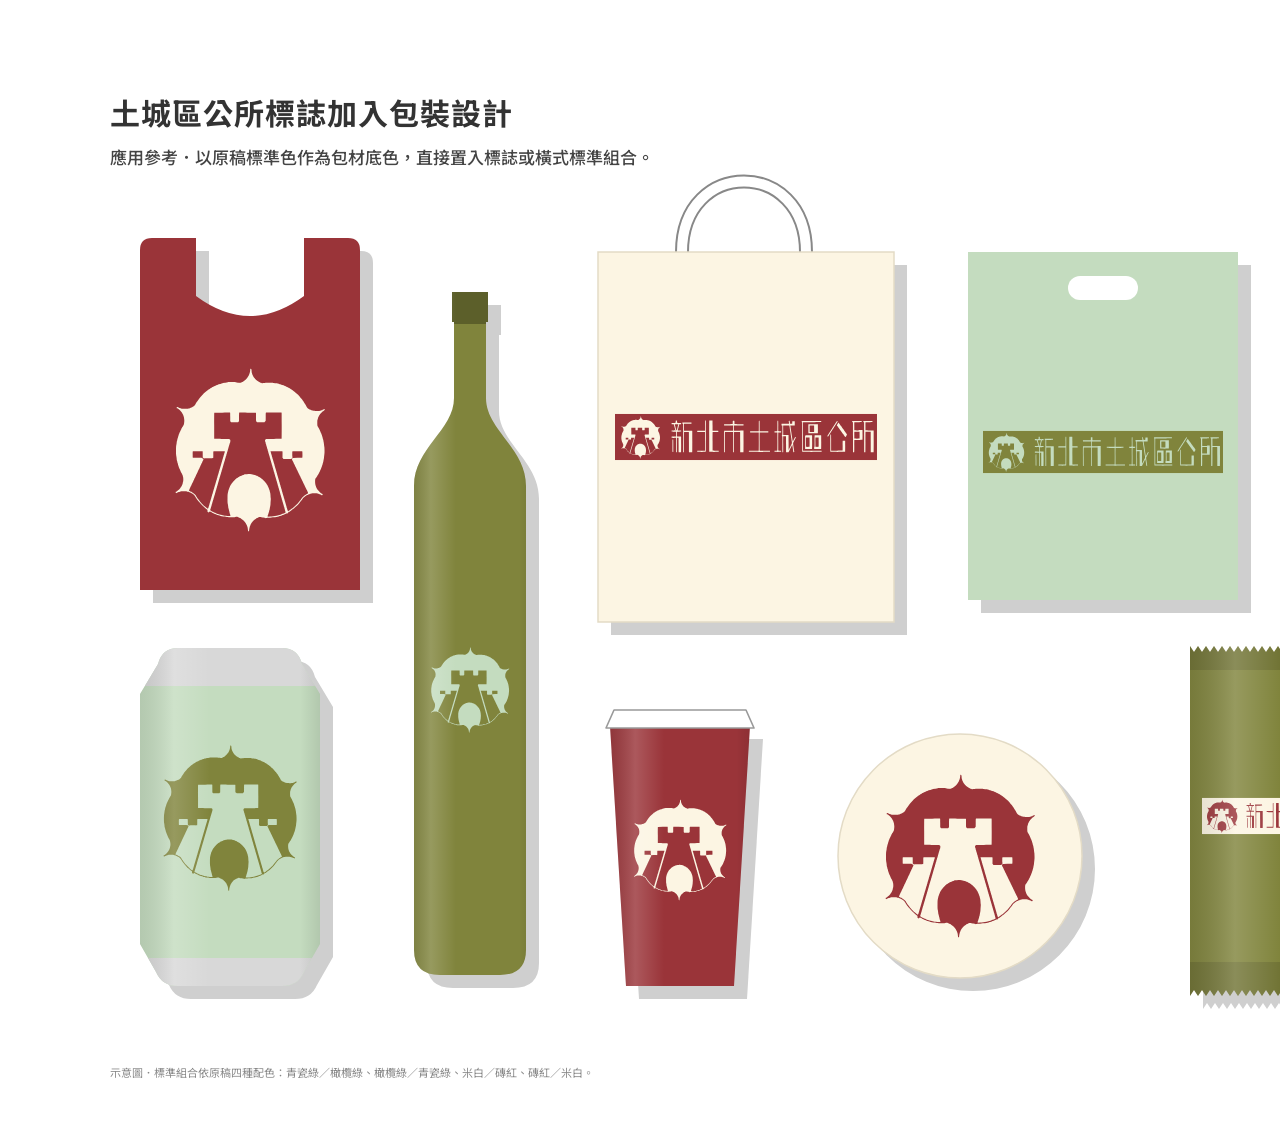
<file: mockups/tucheng/html/page-02-packaging.html>
<!doctype html>
<html lang="zh-Hant"><head><meta charset="utf-8">
<link rel="preconnect" href="https://fonts.googleapis.com">
<link href="https://fonts.googleapis.com/css2?family=Noto+Sans+TC:wght@400;500;700;900&display=block" rel="stylesheet">
<style>html,body{margin:0;background:#fff}svg{display:block;font-family:'Noto Sans TC','WenQuanYi Zen Hei',sans-serif}</style>
</head><body><svg xmlns="http://www.w3.org/2000/svg" viewBox="0 0 1600 1131" width="1600" height="1131"><defs><path id="wordpath" fill-rule="evenodd" d="M15.20 80.93C15.09 80.82 15.00 80.64 15.00 80.52C15.00 80.41 15.00 72.71 15.00 63.42C15.01 48.11 14.99 46.51 14.81 46.32C14.70 46.21 14.54 46.12 14.46 46.12C14.38 46.11 12.09 46.12 9.38 46.12C5.22 46.13 4.40 46.11 4.19 45.95C3.97 45.79 3.94 45.63 3.94 44.58C3.94 43.63 3.98 43.34 4.14 43.18C4.33 42.99 4.85 42.97 9.48 42.99L14.60 43.01L14.79 42.74C14.95 42.51 14.98 41.70 14.99 37.18C15.00 34.26 14.97 31.74 14.93 31.58C14.89 31.41 14.76 31.23 14.64 31.19C14.53 31.14 12.19 31.11 9.44 31.12C5.23 31.13 4.40 31.11 4.19 30.95C3.97 30.79 3.94 30.63 3.94 29.58C3.94 28.63 3.98 28.34 4.15 28.17C4.34 27.98 4.76 27.97 8.44 27.99C13.60 28.02 13.40 28.13 12.57 25.74C12.33 25.06 12.07 24.12 11.99 23.65C11.91 23.19 11.68 22.34 11.49 21.76C11.29 21.18 11.06 20.34 10.98 19.89C10.90 19.43 10.68 18.61 10.49 18.06C10.30 17.51 10.08 16.70 10.01 16.25C9.78 14.99 9.27 13.52 8.96 13.31C8.75 13.16 8.25 13.12 6.56 13.12C3.84 13.12 3.94 13.18 3.94 11.58C3.94 10.63 3.98 10.34 4.15 10.18C4.33 9.99 4.81 9.97 8.97 9.99C13.16 10.01 13.60 10.00 13.76 9.80C13.90 9.64 13.93 9.03 13.94 6.99C13.94 3.80 13.87 3.95 15.50 3.95C17.13 3.95 17.06 3.80 17.06 6.99C17.07 9.03 17.10 9.64 17.24 9.80C17.40 10.00 17.84 10.01 22.03 9.99C26.19 9.97 26.67 9.99 26.85 10.18C27.02 10.34 27.06 10.63 27.06 11.58C27.06 13.16 27.11 13.13 24.80 13.12C22.47 13.12 22.49 13.12 22.07 15.12C21.91 15.92 21.65 16.87 21.50 17.25C21.35 17.63 21.15 18.41 21.04 18.98C20.94 19.56 20.72 20.40 20.55 20.86C20.38 21.31 20.13 22.23 20.00 22.88C19.88 23.54 19.68 24.29 19.57 24.56C19.31 25.19 18.88 26.94 18.88 27.37C18.88 27.97 19.19 28.02 23.09 27.99C26.28 27.96 26.66 27.98 26.85 28.17C27.02 28.34 27.06 28.62 27.06 29.58C27.06 30.61 27.03 30.79 26.82 30.95C26.62 31.09 25.79 31.13 22.23 31.13C17.91 31.13 17.89 31.13 17.56 31.41C17.38 31.56 17.18 31.91 17.12 32.19C17.06 32.46 17.01 34.89 17.01 37.58C17.02 41.75 17.05 42.51 17.21 42.74C17.40 43.01 17.40 43.01 22.02 42.99C26.19 42.97 26.67 42.99 26.85 43.18C27.05 43.37 27.06 44.79 27.06 62.08C27.06 80.44 27.06 80.77 26.82 80.95C26.47 81.21 21.53 81.21 21.18 80.95C20.94 80.77 20.94 80.44 20.91 63.60C20.89 47.11 20.87 46.43 20.65 46.25C20.48 46.10 20.10 46.07 18.99 46.08C17.26 46.11 17.43 46.08 17.19 46.32C17.01 46.51 16.99 48.11 17.00 63.42C17.00 72.71 17.00 80.41 17.00 80.52C17.00 80.91 16.64 81.12 16.00 81.12C15.61 81.12 15.32 81.05 15.20 80.93ZM32.20 80.93C32.09 80.82 32.00 80.67 32.00 80.58C32.00 80.50 32.00 65.17 31.99 46.52C31.99 24.12 31.95 12.51 31.87 12.36C31.77 12.18 31.60 12.13 31.08 12.13C30.04 12.13 29.94 11.99 29.94 10.58C29.94 9.66 29.98 9.34 30.13 9.19C30.31 9.01 31.47 8.99 41.00 8.99C50.53 8.99 51.69 9.01 51.87 9.19C52.02 9.34 52.06 9.66 52.06 10.58C52.06 11.62 52.03 11.79 51.81 11.95C51.60 12.11 50.31 12.13 42.94 12.12C34.79 12.11 34.31 12.12 34.16 12.33C34.03 12.51 34.00 14.14 34.00 20.51C34.01 27.46 34.03 28.49 34.20 28.73L34.39 29.01L44.03 29.00C52.72 28.98 53.68 29.00 53.86 29.18C54.04 29.37 54.06 31.65 54.06 55.08C54.06 80.37 54.06 80.77 53.82 80.95C53.46 81.21 46.54 81.21 46.18 80.95C45.94 80.77 45.94 80.36 45.91 56.61C45.89 36.44 45.85 32.42 45.71 32.28C45.57 32.14 44.52 32.11 40.11 32.11C37.13 32.12 34.62 32.12 34.54 32.12C34.46 32.12 34.30 32.21 34.19 32.32C34.01 32.50 34.00 34.75 34.00 56.42C34.00 69.56 34.00 80.41 34.00 80.52C34.00 80.91 33.64 81.12 33.00 81.12C32.61 81.12 32.32 81.05 32.20 80.93ZM131.20 80.93C131.09 80.82 131.00 80.64 131.00 80.52C131.00 80.41 131.00 68.84 130.99 54.82C130.99 33.08 131.01 29.31 131.16 29.16C131.31 29.01 132.99 28.99 141.97 29.00L152.61 29.01L152.79 28.74C152.96 28.51 152.99 27.62 153.00 22.51C153.00 17.79 152.97 16.51 152.84 16.33C152.69 16.12 152.13 16.11 142.06 16.12C132.96 16.13 131.40 16.11 131.19 15.95C130.97 15.79 130.94 15.62 130.94 14.58C130.94 13.65 130.98 13.34 131.14 13.18C131.32 13.00 132.33 12.98 141.46 13.00C150.58 13.01 151.60 12.99 151.75 12.81C151.88 12.65 151.92 11.80 151.93 9.00C151.94 5.75 151.96 5.36 152.15 5.17C152.48 4.85 155.52 4.85 155.85 5.17C156.04 5.36 156.06 5.75 156.07 9.00C156.08 11.80 156.12 12.65 156.25 12.81C156.40 12.99 157.46 13.01 167.04 13.00C176.62 12.99 177.68 13.00 177.86 13.18C178.02 13.34 178.06 13.65 178.06 14.58C178.06 15.62 178.03 15.79 177.81 15.95C177.60 16.11 175.97 16.13 166.44 16.12C155.90 16.11 155.31 16.12 155.16 16.33C155.03 16.51 155.00 17.79 155.00 22.51C155.01 27.58 155.04 28.51 155.20 28.73L155.39 29.00L162.44 29.00C170.20 29.00 169.52 29.07 170.10 28.27L170.32 27.98L173.99 27.98C177.21 27.98 177.68 28.00 177.86 28.18C178.05 28.37 178.06 30.53 178.06 54.58C178.06 80.36 178.06 80.77 177.82 80.95C177.46 81.21 170.54 81.21 170.18 80.95C169.94 80.77 169.94 80.36 169.91 56.61C169.89 36.53 169.85 32.42 169.71 32.28C169.57 32.15 168.26 32.11 162.62 32.12C158.81 32.12 155.62 32.12 155.54 32.12C155.46 32.12 155.30 32.21 155.19 32.32C155.01 32.50 155.00 34.75 155.00 56.42C155.00 69.56 155.00 80.41 155.00 80.52C155.00 80.91 154.64 81.12 154.00 81.12C153.36 81.12 153.00 80.91 153.00 80.52C153.00 80.41 153.00 69.56 153.00 56.42C153.00 34.75 152.99 32.50 152.81 32.32C152.70 32.21 152.55 32.12 152.49 32.12C152.43 32.12 148.16 32.12 143.00 32.12C137.84 32.12 133.57 32.12 133.51 32.12C133.45 32.12 133.30 32.21 133.19 32.32C133.01 32.50 133.00 34.75 133.00 56.42C133.00 69.56 133.00 80.41 133.00 80.52C133.00 80.91 132.64 81.12 132.00 81.12C131.61 81.12 131.32 81.05 131.20 80.93ZM272.20 80.93C272.09 80.82 272.00 80.64 272.00 80.52C272.00 80.41 272.00 71.83 272.00 61.47L272.00 42.62L271.43 42.06L270.85 41.50L270.89 40.43C270.93 39.45 270.97 39.33 271.25 39.12C272.06 38.52 271.99 39.63 272.00 27.56C272.00 20.13 271.96 16.54 271.87 16.37C271.77 16.17 271.61 16.12 271.08 16.13C269.98 16.13 269.94 16.05 269.94 14.08C269.94 12.69 269.97 12.35 270.14 12.18C270.32 12.00 271.19 11.98 278.98 11.99L287.63 12.01L287.95 11.69C288.16 11.47 288.24 11.29 288.19 11.15C288.14 11.03 288.05 10.40 287.99 9.75C287.92 9.10 287.75 7.93 287.60 7.16C287.35 5.86 287.35 5.75 287.54 5.45C287.93 4.85 289.21 4.76 289.56 5.30C289.66 5.44 289.80 6.08 289.87 6.72C290.35 10.98 290.42 11.35 290.73 11.66C290.99 11.92 291.13 11.94 293.29 11.98C295.33 12.01 295.60 12.00 295.76 11.81C295.90 11.64 295.93 11.05 295.94 8.99C295.94 6.73 295.97 6.36 296.15 6.18C296.33 6.00 296.70 5.97 299.00 5.97C301.30 5.97 301.67 6.00 301.85 6.18C302.04 6.36 302.06 6.87 302.06 11.08C302.06 15.58 302.05 15.78 301.82 15.95C301.62 16.09 300.71 16.13 296.66 16.13C293.50 16.13 291.65 16.17 291.49 16.25C291.23 16.40 291.16 16.98 291.37 17.37C291.53 17.67 291.95 20.36 292.06 21.75C292.11 22.33 292.31 23.60 292.51 24.56C292.70 25.52 292.93 26.99 293.00 27.81C293.08 28.64 293.30 30.13 293.50 31.12C293.70 32.12 293.92 33.64 294.00 34.50C294.08 35.36 294.31 36.85 294.50 37.81C294.69 38.77 294.92 40.24 294.99 41.06C295.14 42.65 295.22 43.11 295.61 45.00C295.75 45.65 295.92 46.86 296.00 47.69C296.07 48.51 296.27 49.89 296.43 50.75C296.59 51.61 296.76 52.62 296.81 53.00C296.91 53.92 297.09 54.46 297.33 54.55C297.63 54.67 297.83 54.44 298.00 53.78C298.09 53.45 298.35 52.84 298.58 52.43C298.81 52.01 299.00 51.58 299.00 51.48C299.00 51.37 299.18 51.04 299.40 50.74C299.61 50.44 299.86 49.95 299.95 49.66C300.04 49.37 300.28 48.88 300.48 48.59C300.68 48.30 300.90 47.85 300.97 47.60C301.04 47.35 301.27 46.90 301.48 46.59C301.69 46.29 301.90 45.88 301.95 45.68C302.06 45.20 302.72 44.15 303.01 44.00C303.46 43.75 303.87 43.85 304.12 44.28C304.54 44.97 304.55 45.28 304.13 46.25C303.92 46.74 303.64 47.31 303.50 47.50C303.36 47.70 303.16 48.10 303.06 48.40C302.95 48.69 302.72 49.15 302.55 49.42C302.37 49.68 302.15 50.13 302.05 50.41C301.95 50.70 301.71 51.18 301.51 51.49C301.31 51.81 301.08 52.29 301.00 52.56C300.91 52.84 300.71 53.25 300.54 53.47C300.37 53.70 300.14 54.15 300.04 54.47C299.93 54.80 299.71 55.24 299.54 55.47C299.37 55.69 299.16 56.12 299.07 56.43C298.98 56.73 298.72 57.24 298.48 57.57L298.06 58.16L298.08 60.30C298.09 62.17 298.14 62.68 298.48 64.31C298.69 65.35 298.93 66.86 299.01 67.69C299.08 68.51 299.31 70.01 299.51 71.01C299.71 72.01 299.93 73.50 300.00 74.32C300.15 76.06 300.16 76.10 300.59 78.02C300.77 78.84 300.88 79.61 300.83 79.79C300.72 80.23 300.18 80.83 299.82 80.92C299.43 81.02 298.93 80.83 298.75 80.51C298.53 80.09 298.15 78.04 298.00 76.44C297.93 75.61 297.70 74.09 297.50 73.06C297.30 72.03 297.05 70.34 296.94 69.31C296.84 68.28 296.70 67.24 296.63 67.00C296.56 66.76 296.42 66.00 296.31 65.31C296.12 64.13 295.89 63.50 295.63 63.50C295.41 63.50 295.13 63.89 294.99 64.40C294.92 64.68 294.66 65.27 294.43 65.71C294.19 66.16 294.00 66.59 294.00 66.68C294.00 66.77 293.85 67.06 293.67 67.33C293.49 67.59 293.20 68.14 293.04 68.55C292.88 68.96 292.67 69.38 292.56 69.50C292.46 69.62 292.23 70.07 292.06 70.50C291.89 70.93 291.67 71.38 291.56 71.50C291.46 71.62 291.23 72.07 291.06 72.50C290.89 72.93 290.67 73.38 290.56 73.50C290.46 73.62 290.23 74.07 290.06 74.50C289.89 74.93 289.67 75.38 289.56 75.50C289.46 75.62 289.24 76.06 289.07 76.48C288.91 76.90 288.65 77.41 288.51 77.61C288.36 77.82 288.16 78.23 288.06 78.52C287.95 78.82 287.74 79.26 287.58 79.50C287.42 79.74 287.22 80.15 287.13 80.41C287.05 80.67 286.88 80.93 286.75 81.00C286.62 81.07 285.42 81.12 283.97 81.12C281.97 81.12 281.37 81.09 281.18 80.95C280.94 80.77 280.94 80.42 280.91 61.61C280.89 45.36 280.86 42.43 280.71 42.28C280.57 42.14 279.96 42.10 277.61 42.11C276.00 42.11 274.62 42.12 274.54 42.12C274.46 42.12 274.30 42.21 274.19 42.32C274.01 42.50 274.00 44.29 274.00 61.42C274.00 71.81 274.00 80.41 274.00 80.52C274.00 80.91 273.64 81.12 273.00 81.12C272.61 81.12 272.32 81.05 272.20 80.93ZM443.18 80.95C442.94 80.77 442.94 80.24 442.91 44.67C442.90 24.81 442.86 8.46 442.83 8.34C442.78 8.17 442.64 8.12 442.10 8.12C441.04 8.13 440.94 7.99 440.94 6.58C440.94 5.66 440.98 5.34 441.13 5.19C441.31 5.01 442.52 4.99 452.50 4.99C462.48 4.99 463.69 5.01 463.87 5.19C464.02 5.34 464.06 5.66 464.06 6.58C464.06 7.62 464.03 7.79 463.81 7.95C463.60 8.11 462.32 8.13 455.02 8.12C447.81 8.11 446.44 8.13 446.29 8.28C446.14 8.43 446.11 9.96 446.11 18.05C446.11 25.26 446.15 27.69 446.26 27.82C446.38 27.97 447.37 28.00 452.45 28.00C459.09 28.00 458.52 28.06 459.11 27.27L459.32 26.97L462.49 26.97C465.26 26.97 465.68 27.00 465.86 27.18C466.04 27.37 466.06 28.39 466.06 39.08C466.06 50.59 466.06 50.77 465.82 50.95C465.60 51.11 464.17 51.13 456.01 51.12C448.05 51.11 446.43 51.14 446.29 51.28C446.14 51.43 446.11 53.84 446.09 66.11C446.06 83.08 446.26 81.12 444.50 81.12C443.77 81.12 443.35 81.07 443.18 80.95ZM470.18 80.95C469.94 80.77 469.94 80.24 469.91 44.67C469.90 24.81 469.86 8.46 469.83 8.34C469.78 8.17 469.64 8.12 469.10 8.12C468.04 8.13 467.94 7.99 467.94 6.58C467.94 5.66 467.98 5.34 468.13 5.19C468.31 5.01 469.47 4.99 479.00 4.99C488.53 4.99 489.69 5.01 489.87 5.19C490.02 5.34 490.06 5.66 490.06 6.58C490.06 7.62 490.03 7.79 489.81 7.95C489.60 8.11 488.39 8.13 481.52 8.12C474.73 8.11 473.44 8.13 473.29 8.28C473.14 8.43 473.11 9.95 473.11 18.05C473.11 25.38 473.15 27.69 473.26 27.83C473.39 27.98 474.74 28.01 483.04 28.00C491.72 27.98 492.68 28.00 492.86 28.18C493.04 28.37 493.06 30.69 493.06 54.58C493.06 80.36 493.06 80.77 492.82 80.95C492.46 81.21 486.54 81.21 486.18 80.95C485.94 80.77 485.94 80.36 485.91 56.11C485.88 35.55 485.85 31.42 485.71 31.28C485.46 31.03 473.54 31.03 473.29 31.28C473.15 31.42 473.12 35.55 473.09 56.11C473.06 80.36 473.06 80.77 472.82 80.95C472.48 81.19 470.52 81.19 470.18 80.95ZM6.20 79.93C6.09 79.82 6.00 79.64 6.00 79.52C6.00 79.41 6.00 72.79 6.00 64.82C6.00 48.49 5.90 49.94 7.00 49.94C8.10 49.94 8.00 48.49 8.00 64.82C8.00 72.79 8.00 79.41 8.00 79.52C8.00 79.91 7.64 80.12 7.00 80.12C6.61 80.12 6.32 80.05 6.20 79.93ZM66.18 79.95C65.97 79.79 65.94 79.61 65.94 78.58C65.94 77.65 65.98 77.34 66.14 77.18C66.32 77.00 67.26 76.99 75.47 77.00L84.61 77.01L84.80 76.73C84.98 76.48 85.00 74.19 85.00 54.48C85.00 34.64 84.98 32.50 84.80 32.32C84.70 32.21 84.54 32.12 84.46 32.12C84.38 32.12 80.29 32.12 75.37 32.12C67.75 32.13 66.40 32.11 66.19 31.95C65.97 31.79 65.94 31.62 65.94 30.58C65.94 29.65 65.98 29.34 66.14 29.18C66.32 29.00 67.23 28.98 75.47 29.00L84.60 29.01L84.80 28.73C84.98 28.48 85.00 27.17 84.99 16.39C84.99 5.59 85.01 4.31 85.19 4.13C85.45 3.87 86.55 3.87 86.81 4.13C86.99 4.31 87.01 8.04 87.01 42.07C87.01 77.74 87.00 79.82 86.79 79.97C86.45 80.21 66.52 80.20 66.18 79.95ZM95.18 79.95C94.94 79.77 94.94 79.24 94.94 42.08C94.94 7.39 94.95 4.37 95.14 4.18C95.32 4.00 95.79 3.98 99.00 3.98C102.21 3.98 102.68 4.00 102.86 4.18C103.04 4.37 103.06 5.49 103.09 16.51C103.11 25.82 103.15 28.69 103.26 28.83C103.39 28.98 104.36 29.01 110.03 28.99C116.01 28.98 116.67 29.00 116.86 29.18C117.02 29.34 117.06 29.64 117.06 30.58C117.06 31.62 117.03 31.79 116.81 31.95C116.60 32.11 115.57 32.13 110.02 32.12C104.58 32.11 103.44 32.13 103.29 32.28C103.15 32.42 103.12 35.86 103.12 54.55C103.12 71.35 103.15 76.70 103.27 76.83C103.39 76.98 104.52 77.01 110.54 76.99C116.93 76.98 117.68 77.00 117.86 77.18C118.02 77.34 118.06 77.65 118.06 78.58C118.06 79.61 118.03 79.79 117.82 79.95C117.46 80.21 95.54 80.21 95.18 79.95ZM191.18 79.95C190.97 79.79 190.94 79.61 190.94 78.58C190.94 77.65 190.98 77.34 191.14 77.19C191.31 77.01 192.51 76.99 202.97 77.00L214.61 77.01L214.80 76.73C214.98 76.48 215.00 74.21 215.00 54.98C215.00 35.59 214.98 33.50 214.80 33.32C214.70 33.21 214.54 33.12 214.46 33.12C214.38 33.12 209.84 33.12 204.37 33.12C195.89 33.13 194.40 33.11 194.18 32.95C193.97 32.79 193.94 32.62 193.94 31.58C193.94 30.65 193.98 30.34 194.14 30.18C194.32 30.00 195.33 29.98 204.47 30.00L214.61 30.01L214.80 29.73C214.98 29.48 215.00 28.13 214.99 17.39C214.99 3.79 214.90 4.94 216.00 4.94C217.10 4.94 217.01 3.79 217.01 17.39C217.00 28.13 217.02 29.48 217.20 29.73L217.39 30.01L227.53 30.00C236.67 29.98 237.68 30.00 237.86 30.18C238.02 30.34 238.06 30.65 238.06 31.58C238.06 32.62 238.03 32.79 237.82 32.95C237.60 33.11 236.11 33.13 227.63 33.12C222.16 33.12 217.62 33.12 217.54 33.12C217.46 33.12 217.30 33.21 217.20 33.32C217.02 33.50 217.00 35.59 217.00 54.98C217.00 74.21 217.02 76.48 217.20 76.73L217.39 77.01L229.53 77.00C240.44 76.99 241.69 77.01 241.86 77.19C242.02 77.34 242.06 77.66 242.06 78.58C242.06 79.61 242.03 79.79 241.82 79.95C241.45 80.21 191.55 80.21 191.18 79.95ZM253.18 79.95C252.97 79.79 252.94 79.61 252.94 78.58C252.94 76.85 252.70 76.96 256.48 76.99C259.59 77.02 259.60 77.01 259.80 76.73C259.98 76.48 260.00 74.36 260.00 54.98C260.00 35.59 259.98 33.50 259.80 33.32C259.56 33.08 259.90 33.10 256.38 33.12C253.96 33.14 253.39 33.11 253.19 32.96C252.97 32.79 252.94 32.63 252.94 31.58C252.94 29.84 252.70 29.95 256.48 29.99C259.60 30.02 259.60 30.02 259.80 29.73C259.98 29.48 260.00 28.22 259.99 17.39C259.99 3.79 259.90 4.94 261.00 4.94C262.10 4.94 262.01 3.79 262.01 17.39C262.00 28.22 262.02 29.48 262.20 29.73C262.40 30.02 262.40 30.02 265.52 29.99C269.30 29.95 269.06 29.84 269.06 31.58C269.06 32.63 269.03 32.79 268.81 32.96C268.61 33.11 268.04 33.14 265.62 33.12C262.10 33.10 262.44 33.08 262.20 33.32C262.02 33.50 262.00 35.59 262.00 54.98C262.00 74.36 262.02 76.48 262.20 76.73C262.40 77.01 262.41 77.02 265.52 76.99C269.30 76.96 269.06 76.85 269.06 78.58C269.06 79.61 269.03 79.79 268.82 79.95C268.46 80.21 253.54 80.21 253.18 79.95ZM320.21 79.97C320.00 79.82 319.99 77.88 320.00 44.19L320.00 8.58L319.43 8.05L318.85 7.52L318.89 6.45C318.92 5.70 319.00 5.33 319.13 5.19C319.31 5.02 321.73 5.00 342.50 5.00C363.28 5.00 365.69 5.02 365.87 5.19C366.02 5.34 366.06 5.67 366.06 6.58C366.06 7.62 366.03 7.79 365.82 7.95C365.61 8.10 362.55 8.13 343.94 8.12C323.57 8.12 322.31 8.13 322.16 8.33C322.03 8.51 322.00 15.31 322.00 42.50C322.00 73.01 322.02 76.48 322.20 76.73L322.39 77.00L344.53 77.00C364.44 76.99 366.69 77.01 366.87 77.19C367.02 77.34 367.06 77.66 367.06 78.58C367.06 79.61 367.03 79.79 366.82 79.95C366.48 80.20 320.55 80.22 320.21 79.97ZM388.20 79.96C387.99 79.81 387.98 78.73 387.99 59.06C388.00 35.75 387.90 37.94 389.00 37.94C390.11 37.94 390.01 35.93 390.00 57.39C390.00 74.42 390.02 76.48 390.19 76.72L390.39 77.00L403.99 77.00C415.60 77.00 417.62 76.97 417.74 76.82C417.85 76.69 417.90 73.74 417.91 65.01C417.94 54.35 417.95 53.37 418.15 53.18C418.33 53.00 418.70 52.97 421.00 52.97C423.30 52.97 423.67 53.00 423.85 53.18C424.05 53.37 424.06 54.44 424.06 66.58C424.06 79.49 424.06 79.77 423.82 79.95C423.47 80.20 388.55 80.22 388.20 79.96ZM287.94 74.03C288.05 73.70 288.37 72.96 288.64 72.37C288.91 71.79 289.12 71.26 289.12 71.21C289.12 71.15 289.26 70.93 289.44 70.70C289.61 70.48 289.83 70.05 289.94 69.74C290.05 69.44 290.28 68.97 290.45 68.71C290.63 68.44 290.85 67.99 290.95 67.71C291.05 67.42 291.28 66.97 291.45 66.71C291.63 66.44 291.85 65.99 291.95 65.71C292.05 65.42 292.28 64.97 292.45 64.71C292.63 64.44 292.85 63.99 292.95 63.71C293.05 63.43 293.29 62.94 293.49 62.63C293.69 62.32 293.92 61.84 294.00 61.56C294.09 61.29 294.32 60.84 294.51 60.56C295.25 59.51 295.25 56.88 294.49 53.12C294.29 52.13 294.07 50.64 293.99 49.81C293.92 48.99 293.70 47.49 293.50 46.49C293.30 45.49 293.07 44.00 293.00 43.18C292.92 42.36 292.70 40.87 292.50 39.88C292.30 38.88 292.08 37.39 292.00 36.56C291.93 35.74 291.70 34.25 291.50 33.25C291.30 32.25 291.07 30.76 291.00 29.94C290.93 29.11 290.70 27.62 290.50 26.62C290.31 25.63 290.08 24.14 290.00 23.31C289.93 22.49 289.70 20.94 289.50 19.88C289.30 18.81 289.10 17.62 289.06 17.23C288.93 16.01 289.65 16.11 281.50 16.11C274.79 16.11 274.31 16.13 274.16 16.33C274.03 16.51 274.00 18.77 274.00 27.51C274.01 37.19 274.03 38.49 274.20 38.74L274.40 39.01L280.52 38.99C286.05 38.98 286.67 38.99 286.86 39.18C287.05 39.37 287.06 40.84 287.08 56.71C287.10 66.23 287.14 74.16 287.18 74.33C287.31 74.85 287.70 74.70 287.94 74.03ZM327.19 72.96C326.97 72.80 326.97 72.17 326.97 57.05L326.98 41.31L327.27 41.13C327.63 40.89 327.89 40.64 328.12 40.27L328.31 39.99L335.99 39.99C342.83 39.99 343.69 40.01 343.86 40.19C344.04 40.36 344.06 41.97 344.06 56.58C344.06 72.46 344.06 72.77 343.82 72.95C343.47 73.20 327.54 73.21 327.19 72.96ZM349.18 72.95C348.96 72.78 348.94 72.60 348.94 70.56L348.94 68.35L349.25 68.12C349.42 67.99 349.66 67.80 349.79 67.69C350.01 67.49 350.01 66.89 349.98 53.93C349.95 41.80 349.96 40.36 350.14 40.18C350.31 40.01 351.23 39.99 358.00 39.99C364.83 39.99 365.69 40.01 365.86 40.19C366.04 40.36 366.06 41.97 366.06 56.58C366.06 72.46 366.06 72.77 365.82 72.95C365.46 73.21 349.54 73.21 349.18 72.95ZM337.74 67.82C337.85 67.69 337.89 64.87 337.89 56.55C337.89 47.23 337.86 45.43 337.71 45.28C337.57 45.14 336.81 45.11 333.61 45.11C331.45 45.11 329.62 45.12 329.54 45.12C329.46 45.12 329.30 45.21 329.19 45.32C329.02 45.50 329.00 46.64 329.00 56.49C329.01 66.12 329.03 67.49 329.20 67.73C329.39 68.00 329.42 68.00 333.49 68.00C336.88 68.00 337.62 67.97 337.74 67.82ZM359.74 67.82C359.85 67.69 359.89 64.87 359.89 56.55C359.89 47.19 359.86 45.43 359.71 45.28C359.57 45.14 358.89 45.11 356.11 45.11C354.23 45.11 352.62 45.12 352.54 45.12C352.46 45.12 352.30 45.21 352.19 45.32C352.02 45.50 352.00 46.64 352.00 56.49C352.01 66.12 352.03 67.49 352.20 67.73C352.39 68.00 352.43 68.00 355.99 68.00C358.95 68.00 359.62 67.97 359.74 67.82ZM458.74 47.82C458.98 47.53 458.95 31.52 458.71 31.29C458.46 31.03 446.54 31.03 446.29 31.29C446.05 31.52 446.02 47.53 446.26 47.82C446.38 47.97 447.35 48.00 452.50 48.00C457.65 48.00 458.62 47.97 458.74 47.82ZM424.00 43.85C423.86 43.70 423.75 43.54 423.75 43.49C423.75 43.44 423.57 43.17 423.34 42.90C423.12 42.63 422.84 42.24 422.72 42.05C422.60 41.85 422.25 41.35 421.94 40.94C421.64 40.52 421.19 39.91 420.94 39.56C420.70 39.22 420.27 38.63 419.99 38.25C419.72 37.87 419.34 37.33 419.15 37.04C418.95 36.76 418.64 36.34 418.45 36.11C418.09 35.67 417.82 35.29 417.04 34.12C416.79 33.75 416.44 33.26 416.26 33.03C415.35 31.90 414.53 30.77 414.03 29.95C413.91 29.75 413.64 29.38 413.43 29.14C413.22 28.89 412.90 28.46 412.71 28.19C411.73 26.76 411.38 26.28 410.68 25.38C410.44 25.07 410.15 24.65 410.03 24.45C409.91 24.26 409.63 23.87 409.41 23.60C409.18 23.33 409.00 23.05 409.00 23.00C409.00 22.94 408.77 22.63 408.50 22.31C408.23 21.99 408.00 21.69 408.00 21.63C408.00 21.56 407.79 21.27 407.53 20.96C407.27 20.66 406.97 20.25 406.85 20.05C406.55 19.56 405.79 18.49 405.52 18.19C405.39 18.05 405.19 17.77 405.06 17.56C404.93 17.36 404.64 16.97 404.41 16.70C404.07 16.29 404.00 16.10 404.00 15.61C404.00 15.12 404.07 14.93 404.38 14.58C404.58 14.35 404.83 13.96 404.93 13.73C405.02 13.50 405.27 13.10 405.48 12.83C405.69 12.57 405.90 12.23 405.95 12.08C405.99 11.93 406.18 11.62 406.36 11.38C406.54 11.14 406.83 10.66 407.00 10.32C407.29 9.74 407.35 9.69 407.73 9.71C408.22 9.73 408.50 9.97 409.08 10.81C409.85 11.94 410.11 12.31 410.50 12.81C411.00 13.45 411.60 14.28 412.00 14.88C412.40 15.47 413.00 16.30 413.50 16.94C413.94 17.50 414.33 18.05 414.86 18.88C415.21 19.41 415.65 20.00 416.39 20.91C416.56 21.13 416.93 21.64 417.20 22.05C418.16 23.49 418.38 23.80 418.66 24.12C418.82 24.29 419.10 24.66 419.28 24.94C419.47 25.21 419.84 25.75 420.11 26.12C420.39 26.50 420.81 27.09 421.06 27.44C421.30 27.78 421.75 28.40 422.06 28.81C422.37 29.23 422.72 29.73 422.84 29.93C422.96 30.13 423.23 30.49 423.44 30.74C423.65 30.99 423.98 31.41 424.16 31.69C425.46 33.57 426.02 34.35 426.45 34.86C426.66 35.11 426.91 35.45 427.00 35.62C427.09 35.80 427.34 36.16 427.57 36.44C427.79 36.71 428.04 37.07 428.12 37.24C428.46 37.88 428.21 39.00 427.56 39.78C427.38 39.98 427.16 40.36 427.05 40.61C426.95 40.86 426.76 41.17 426.63 41.31C426.51 41.45 426.31 41.76 426.19 42.00C426.07 42.24 425.72 42.82 425.41 43.28C424.80 44.22 424.47 44.35 424.00 43.85ZM381.66 42.94C380.78 42.56 380.63 41.27 381.36 40.44C381.57 40.19 381.86 39.78 381.99 39.53C382.12 39.27 382.40 38.84 382.61 38.58C382.83 38.31 383.00 38.02 383.00 37.92C383.00 37.83 383.16 37.57 383.36 37.35C383.55 37.12 383.81 36.75 383.93 36.52C384.05 36.29 384.33 35.85 384.57 35.54C384.81 35.23 385.00 34.90 385.00 34.81C385.00 34.71 385.16 34.45 385.36 34.22C385.55 34.00 385.81 33.63 385.93 33.40C386.05 33.17 386.33 32.73 386.57 32.42C386.81 32.11 387.00 31.79 387.00 31.70C387.00 31.61 387.19 31.32 387.41 31.05C387.64 30.78 387.90 30.38 387.99 30.17C388.08 29.95 388.26 29.67 388.40 29.54C388.54 29.42 388.78 29.06 388.94 28.75C389.10 28.44 389.40 27.97 389.61 27.70C389.83 27.43 390.00 27.15 390.00 27.07C390.00 27.00 390.16 26.74 390.36 26.50C390.55 26.26 390.83 25.83 390.97 25.55C391.12 25.27 391.32 24.97 391.44 24.87C391.55 24.78 391.81 24.38 392.01 23.99C392.21 23.59 392.43 23.23 392.50 23.19C392.57 23.14 392.76 22.84 392.93 22.51C393.10 22.19 393.32 21.84 393.44 21.75C393.55 21.66 393.79 21.29 393.96 20.95C394.14 20.60 394.44 20.13 394.64 19.90C394.84 19.68 395.00 19.42 395.00 19.34C395.00 19.25 395.16 18.99 395.36 18.75C395.55 18.51 395.83 18.09 395.97 17.81C396.11 17.54 396.35 17.17 396.50 17.00C396.65 16.83 396.91 16.43 397.08 16.12C397.25 15.82 397.51 15.39 397.66 15.17C397.81 14.95 398.04 14.62 398.16 14.42C398.28 14.22 398.50 13.88 398.66 13.66C399.09 13.04 399.66 12.12 399.92 11.63C400.05 11.39 400.28 11.05 400.44 10.88C400.59 10.70 400.84 10.34 400.97 10.06C401.11 9.79 401.40 9.34 401.61 9.08C401.83 8.81 402.00 8.52 402.00 8.44C402.00 8.36 402.19 8.07 402.41 7.80C402.64 7.53 402.90 7.13 402.99 6.91C403.08 6.69 403.23 6.44 403.34 6.36C403.44 6.27 403.66 5.93 403.82 5.60C404.08 5.09 404.18 5.00 404.49 5.00C404.78 5.00 404.96 5.13 405.36 5.64C405.95 6.38 406.00 6.71 405.58 7.21C405.42 7.40 405.14 7.84 404.97 8.19C404.79 8.53 404.53 8.92 404.39 9.05C404.24 9.18 404.12 9.36 404.12 9.45C404.12 9.53 403.93 9.86 403.70 10.17C403.46 10.48 403.17 10.91 403.06 11.13C402.95 11.34 402.67 11.77 402.43 12.08C402.19 12.39 402.00 12.71 402.00 12.79C402.00 12.88 401.84 13.14 401.64 13.38C401.45 13.62 401.19 14.01 401.06 14.25C400.94 14.49 400.69 14.86 400.51 15.08C400.33 15.29 400.02 15.76 399.81 16.12C398.99 17.56 398.79 17.88 398.54 18.15C398.40 18.31 398.16 18.67 398.02 18.95C397.88 19.24 397.62 19.64 397.44 19.85C397.27 20.05 397.12 20.28 397.12 20.35C397.12 20.42 396.93 20.73 396.70 21.04C396.46 21.35 396.17 21.79 396.06 22.02C395.94 22.25 395.74 22.55 395.61 22.69C395.49 22.83 395.26 23.18 395.10 23.46C394.79 24.01 394.24 24.88 393.78 25.54C393.63 25.76 393.40 26.10 393.28 26.30C393.16 26.50 392.88 26.92 392.66 27.23C392.44 27.55 392.17 28.01 392.06 28.25C391.95 28.49 391.73 28.83 391.57 29.00C391.41 29.17 391.18 29.50 391.07 29.73C390.95 29.96 390.67 30.40 390.43 30.71C390.19 31.02 390.00 31.34 390.00 31.42C390.00 31.50 389.84 31.76 389.64 32.00C389.45 32.24 389.17 32.67 389.03 32.95C388.88 33.23 388.68 33.53 388.56 33.62C388.45 33.72 388.24 34.02 388.10 34.30C387.96 34.58 387.71 34.97 387.54 35.17C387.38 35.37 387.16 35.73 387.05 35.98C386.95 36.23 386.73 36.58 386.57 36.75C386.41 36.92 386.18 37.25 386.07 37.48C385.95 37.71 385.67 38.15 385.43 38.46C385.19 38.77 385.00 39.09 385.00 39.17C385.00 39.25 384.84 39.51 384.64 39.75C384.45 39.99 384.17 40.42 384.03 40.70C383.88 40.98 383.67 41.28 383.55 41.38C383.43 41.48 383.20 41.86 383.04 42.22C382.85 42.67 382.65 42.92 382.43 43.00C382.25 43.07 382.10 43.12 382.09 43.12C382.07 43.12 381.88 43.04 381.66 42.94ZM335.18 34.95C334.94 34.77 334.94 34.52 334.94 24.08C334.94 14.53 334.96 13.36 335.13 13.19C335.31 13.01 336.52 12.99 346.50 12.99C356.48 12.99 357.69 13.01 357.87 13.19C358.04 13.36 358.06 14.53 358.06 24.08C358.06 34.52 358.06 34.77 357.82 34.95C357.46 35.21 335.54 35.21 335.18 34.95ZM348.74 31.82C348.86 31.68 348.89 29.77 348.89 24.05C348.89 17.68 348.86 16.43 348.71 16.28C348.45 16.02 338.55 16.02 338.29 16.28C338.14 16.43 338.11 17.68 338.11 24.05C338.11 29.77 338.14 31.68 338.26 31.82C338.38 31.97 339.21 32.00 343.50 32.00C347.79 32.00 348.62 31.97 348.74 31.82ZM16.25 27.75C16.52 27.61 16.66 27.21 16.94 25.75C17.06 25.17 17.29 24.32 17.46 23.88C17.63 23.43 17.85 22.59 17.95 22.02C18.06 21.44 18.28 20.61 18.44 20.16C18.61 19.72 18.84 18.87 18.95 18.27C19.06 17.68 19.28 16.84 19.44 16.42C19.60 16.00 19.83 15.16 19.96 14.56C20.18 13.50 20.18 13.47 19.94 13.30C19.75 13.16 18.96 13.13 15.87 13.12C11.44 13.12 11.46 13.12 11.73 14.02C11.81 14.32 11.96 14.96 12.05 15.44C12.15 15.92 12.36 16.68 12.53 17.13C12.70 17.58 12.91 18.37 13.00 18.88C13.08 19.39 13.32 20.26 13.52 20.81C13.72 21.36 13.94 22.21 14.02 22.69C14.09 23.17 14.32 24.01 14.52 24.56C14.72 25.11 14.94 25.98 15.00 26.50C15.16 27.70 15.57 28.12 16.25 27.75Z"/><symbol id="logo" viewBox="0 0 231 251"><path fill-rule="evenodd" d="M113.05 247.03C112.67 246.78 112.46 246.02 112.37 244.56C112.32 243.74 112.24 242.98 112.20 242.88C112.16 242.77 112.05 242.11 111.94 241.41C111.81 240.49 111.67 240.00 111.45 239.66C111.28 239.40 111.05 238.80 110.95 238.34C110.82 237.81 110.61 237.31 110.39 237.02C110.19 236.77 109.99 236.42 109.94 236.25C109.83 235.85 109.06 234.62 108.55 234.02C108.34 233.77 108.01 233.32 107.82 233.01C107.00 231.71 104.20 229.22 102.31 228.12C102.00 227.94 101.63 227.68 101.47 227.54C101.32 227.40 100.96 227.21 100.69 227.13C100.41 227.04 99.93 226.81 99.62 226.62C99.32 226.43 98.89 226.23 98.69 226.18C98.48 226.13 97.87 225.90 97.32 225.66C96.13 225.13 95.45 225.10 93.50 225.48C92.78 225.62 91.77 225.77 91.25 225.81C90.73 225.85 90.00 225.94 89.62 226.00C88.62 226.18 82.13 225.94 81.27 225.70C80.64 225.53 79.03 225.30 76.28 225.00C75.58 224.92 74.54 224.73 73.97 224.57C73.40 224.40 72.60 224.20 72.19 224.12C71.78 224.04 71.11 223.84 70.71 223.67C70.31 223.50 69.56 223.28 69.03 223.17C68.50 223.06 67.75 222.84 67.37 222.69C67.00 222.53 66.32 222.30 65.87 222.19C65.43 222.08 64.86 221.84 64.61 221.67C64.35 221.50 63.88 221.28 63.55 221.18C63.21 221.08 62.74 220.86 62.50 220.70C62.26 220.54 61.75 220.31 61.38 220.19C61.00 220.06 60.49 219.83 60.25 219.67C60.00 219.51 59.52 219.29 59.17 219.19C58.82 219.09 58.32 218.83 58.06 218.63C57.80 218.42 57.52 218.25 57.44 218.25C57.35 218.25 56.95 218.03 56.55 217.75C56.14 217.48 55.75 217.25 55.68 217.25C55.60 217.25 55.30 217.53 55.02 217.87C54.66 218.29 54.33 218.54 54.00 218.64C53.56 218.77 53.47 218.75 52.98 218.47C51.95 217.87 51.91 217.74 51.99 215.86C52.03 215.00 51.89 214.72 51.21 214.29C50.52 213.85 50.06 213.48 47.96 211.65C46.98 210.80 45.94 209.90 45.64 209.65C44.30 208.51 43.58 207.79 41.64 205.62C40.50 204.35 39.43 203.17 39.25 202.99C38.90 202.63 38.15 201.67 37.69 201.00C37.07 200.09 36.23 198.91 35.68 198.19C35.37 197.78 35.02 197.28 34.90 197.08C34.78 196.88 34.57 196.57 34.42 196.39C34.28 196.21 34.03 195.82 33.88 195.52C33.73 195.22 33.44 194.74 33.24 194.47C33.04 194.19 32.87 193.88 32.87 193.79C32.88 193.53 31.83 192.46 30.98 191.85C30.56 191.55 29.91 191.08 29.52 190.80C29.13 190.52 28.63 190.23 28.40 190.15C28.17 190.07 27.84 189.90 27.65 189.77C27.17 189.44 24.76 188.29 24.31 188.19C24.11 188.14 23.47 188.06 22.91 188.01C22.09 187.93 21.77 187.84 21.35 187.56C20.83 187.21 20.74 187.20 18.56 187.10C14.93 186.93 12.02 187.15 10.70 187.71C10.30 187.88 9.65 188.07 9.28 188.13C8.86 188.20 8.42 188.37 8.16 188.58C7.91 188.76 7.46 188.96 7.14 189.02C6.78 189.08 6.48 189.23 6.34 189.41C6.21 189.56 6.03 189.79 5.93 189.91C5.70 190.19 5.22 190.19 4.98 189.91C4.73 189.60 4.38 188.79 4.38 188.52C4.38 188.30 4.84 188.00 5.18 188.00C5.27 188.00 5.55 187.79 5.80 187.54C6.04 187.28 6.47 186.96 6.74 186.82C8.34 185.99 11.01 183.33 11.89 181.69C12.03 181.41 12.28 181.05 12.44 180.88C12.61 180.70 12.83 180.35 12.94 180.09C13.05 179.82 13.29 179.39 13.49 179.12C13.68 178.85 13.88 178.39 13.93 178.10C13.97 177.81 14.18 177.27 14.39 176.91C14.65 176.46 14.84 175.88 14.96 175.15C15.06 174.55 15.26 173.72 15.40 173.31C15.98 171.58 16.00 167.94 15.44 165.56C15.26 164.81 15.04 163.84 14.95 163.42C14.84 162.96 14.60 162.41 14.33 162.00C14.08 161.64 13.87 161.28 13.87 161.20C13.87 161.13 13.65 160.73 13.37 160.33C13.10 159.92 12.88 159.53 12.88 159.45C12.88 159.37 12.68 159.01 12.45 158.64C12.22 158.28 11.99 157.78 11.94 157.52C11.89 157.27 11.67 156.72 11.44 156.31C11.21 155.90 10.96 155.31 10.88 155.00C10.80 154.69 10.57 154.18 10.38 153.88C10.19 153.57 9.97 153.05 9.89 152.72C9.81 152.40 9.59 151.88 9.39 151.57C9.19 151.26 8.96 150.65 8.88 150.22C8.80 149.79 8.57 149.07 8.38 148.62C8.18 148.18 7.98 147.47 7.94 147.06C7.89 146.65 7.68 145.89 7.48 145.38C7.27 144.86 7.02 143.98 6.92 143.41C6.83 142.85 6.61 142.03 6.45 141.60C6.14 140.76 6.07 140.32 5.88 137.87C5.81 137.01 5.61 135.66 5.44 134.87C5.01 132.97 4.83 129.37 4.92 125.00C5.01 121.14 5.14 119.51 5.55 117.44C5.72 116.61 5.89 115.38 5.94 114.70C5.99 113.84 6.14 113.06 6.43 112.14C6.66 111.41 6.88 110.39 6.93 109.88C6.99 109.27 7.17 108.58 7.43 107.94C7.66 107.39 7.88 106.66 7.93 106.31C7.98 105.97 8.19 105.32 8.39 104.88C8.60 104.43 8.84 103.65 8.94 103.14C9.04 102.63 9.25 101.99 9.42 101.70C9.58 101.42 9.81 100.88 9.92 100.50C10.03 100.12 10.26 99.62 10.44 99.38C10.62 99.13 10.82 98.70 10.90 98.40C10.97 98.11 11.19 97.65 11.38 97.38C11.58 97.12 11.80 96.66 11.88 96.36C11.95 96.06 12.18 95.59 12.37 95.31C12.57 95.03 12.82 94.49 12.93 94.10C13.04 93.72 13.24 93.31 13.38 93.19C13.51 93.06 13.74 92.65 13.88 92.27C14.02 91.89 14.30 91.39 14.51 91.16C14.71 90.93 14.88 90.67 14.88 90.58C14.88 90.49 15.07 90.15 15.32 89.83C15.56 89.52 15.87 89.02 16.00 88.72C16.13 88.43 16.37 88.04 16.51 87.86C16.73 87.59 16.83 87.15 17.02 85.61C17.36 82.80 17.41 81.72 17.27 80.19C17.00 77.38 16.76 75.96 16.44 75.33C16.27 75.00 16.04 74.38 15.93 73.96C15.82 73.53 15.57 72.93 15.38 72.62C15.19 72.32 14.96 71.86 14.88 71.61C14.81 71.36 14.62 71.05 14.48 70.92C14.34 70.79 14.11 70.44 13.98 70.15C13.72 69.54 13.29 68.97 11.82 67.31C10.16 65.43 7.62 63.41 6.65 63.19C5.83 63.01 5.62 62.11 6.24 61.49C6.71 61.02 7.03 61.03 7.87 61.57C8.24 61.80 8.64 62.00 8.75 62.00C8.86 62.00 9.17 62.16 9.45 62.37C9.73 62.57 10.30 62.81 10.76 62.92C11.21 63.02 11.99 63.25 12.51 63.42C13.81 63.86 15.08 64.00 17.75 64.02C21.11 64.04 22.49 63.91 23.69 63.49C24.24 63.29 25.09 63.05 25.57 62.95C26.08 62.85 26.70 62.62 27.04 62.40C27.36 62.20 27.84 62.00 28.10 61.96C28.37 61.91 28.77 61.74 29.01 61.56C29.25 61.39 29.69 61.13 30.00 60.99C30.31 60.84 30.69 60.60 30.85 60.46C31.01 60.32 31.40 60.06 31.72 59.88C32.47 59.47 33.67 58.04 33.94 57.25C34.05 56.92 34.23 56.57 34.34 56.48C34.45 56.39 34.67 56.03 34.82 55.68C34.97 55.33 35.24 54.88 35.41 54.68C35.58 54.48 35.81 54.12 35.94 53.88C36.06 53.63 36.33 53.24 36.55 52.99C36.76 52.74 37.04 52.38 37.16 52.18C37.28 51.98 37.50 51.64 37.66 51.42C37.81 51.20 38.04 50.87 38.16 50.67C38.85 49.53 41.64 46.09 43.32 44.29C43.59 44.00 44.21 43.33 44.69 42.81C45.69 41.71 47.34 40.22 49.38 38.56C49.80 38.22 50.68 37.47 51.33 36.91C51.97 36.34 52.55 35.88 52.61 35.88C52.67 35.88 52.93 35.70 53.19 35.50C53.45 35.29 53.90 35.01 54.18 34.89C54.46 34.76 54.80 34.54 54.93 34.38C55.07 34.23 55.36 34.03 55.57 33.94C55.78 33.85 56.23 33.58 56.55 33.33C56.88 33.08 57.21 32.88 57.30 32.88C57.38 32.88 57.68 32.68 57.95 32.44C58.22 32.20 58.50 32.00 58.58 32.00C58.66 32.00 59.03 31.80 59.39 31.55C59.76 31.30 60.34 31.01 60.69 30.91C61.03 30.81 61.50 30.58 61.73 30.41C61.96 30.24 62.43 30.02 62.77 29.93C63.12 29.84 63.62 29.62 63.88 29.44C64.14 29.26 64.62 29.03 64.94 28.93C65.27 28.83 65.78 28.59 66.08 28.39C66.40 28.18 66.94 27.97 67.36 27.90C67.77 27.83 68.38 27.63 68.72 27.45C69.05 27.28 69.79 27.06 70.36 26.95C70.93 26.84 71.78 26.58 72.25 26.38C72.72 26.17 73.24 26.00 73.40 25.99C73.56 25.99 74.08 25.87 74.56 25.74C76.48 25.20 76.89 25.12 78.86 24.94C79.98 24.83 81.53 24.60 82.29 24.42C83.65 24.10 83.81 24.09 87.94 24.08C92.04 24.06 92.25 24.07 94.12 24.40C95.19 24.59 96.71 24.80 97.50 24.87C98.29 24.94 99.29 25.07 99.72 25.15C100.43 25.28 100.62 25.27 101.60 25.02C102.27 24.85 102.80 24.63 103.00 24.45C103.17 24.29 103.60 24.06 103.96 23.95C104.31 23.83 104.68 23.65 104.76 23.55C104.85 23.44 105.18 23.22 105.50 23.06C105.82 22.90 106.15 22.68 106.25 22.57C106.34 22.45 106.68 22.21 106.99 22.03C107.63 21.66 107.80 21.51 109.56 19.77C110.75 18.59 111.37 17.85 111.95 16.92C112.09 16.69 112.33 16.37 112.47 16.21C112.62 16.06 112.81 15.73 112.89 15.49C112.98 15.26 113.23 14.80 113.45 14.47C113.67 14.14 113.89 13.69 113.94 13.47C113.99 13.25 114.18 12.78 114.38 12.44C114.57 12.09 114.81 11.42 114.91 10.94C115.02 10.46 115.25 9.50 115.43 8.81C115.67 7.92 115.78 7.10 115.84 5.96C115.92 4.22 116.00 4.00 116.61 4.00C117.38 4.00 117.87 5.08 117.87 6.81C117.88 8.75 118.18 10.69 118.55 11.26C118.72 11.52 118.95 12.11 119.06 12.58C119.17 13.04 119.40 13.61 119.57 13.84C119.74 14.06 119.97 14.48 120.07 14.78C120.17 15.07 120.36 15.42 120.49 15.56C120.62 15.70 120.82 16.01 120.94 16.25C121.06 16.49 121.28 16.83 121.44 17.00C121.60 17.17 121.89 17.55 122.09 17.84C122.91 19.06 125.14 21.23 126.39 22.03C126.58 22.15 126.88 22.38 127.07 22.55C127.25 22.73 127.52 22.90 127.67 22.95C127.81 23.00 128.13 23.20 128.38 23.39C128.62 23.59 129.10 23.84 129.44 23.96C129.78 24.07 130.27 24.32 130.53 24.51C130.79 24.69 131.21 24.89 131.46 24.93C131.72 24.98 132.24 25.18 132.62 25.38C133.65 25.90 134.19 25.94 136.00 25.58C138.56 25.07 140.26 24.97 145.31 25.03C149.82 25.08 149.97 25.09 151.25 25.42C151.97 25.60 153.42 25.83 154.46 25.93C156.47 26.13 157.26 26.27 157.95 26.56C158.18 26.66 158.73 26.80 159.16 26.89C159.59 26.97 160.31 27.19 160.77 27.39C161.23 27.59 162.01 27.84 162.52 27.94C163.02 28.05 163.74 28.27 164.11 28.44C164.49 28.62 165.18 28.84 165.65 28.93C166.15 29.04 166.67 29.24 166.92 29.43C167.15 29.61 167.62 29.84 167.95 29.94C168.29 30.04 168.76 30.26 168.99 30.43C169.22 30.60 169.70 30.84 170.05 30.95C170.40 31.07 170.84 31.29 171.03 31.45C171.22 31.60 171.68 31.82 172.05 31.93C172.43 32.04 172.89 32.26 173.09 32.42C173.28 32.59 173.67 32.79 173.96 32.88C174.25 32.96 174.66 33.20 174.88 33.40C175.09 33.59 175.48 33.86 175.74 33.99C175.99 34.12 176.28 34.32 176.38 34.44C176.47 34.55 176.77 34.76 177.05 34.90C177.33 35.04 177.75 35.32 177.97 35.52C178.20 35.71 178.43 35.87 178.49 35.88C178.55 35.88 178.84 36.07 179.13 36.32C179.43 36.56 179.84 36.84 180.05 36.93C180.26 37.02 180.68 37.29 180.98 37.54C181.28 37.79 181.56 38.00 181.61 38.00C181.65 38.00 182.08 38.38 182.56 38.84C183.52 39.77 186.75 42.68 187.25 43.07C187.66 43.38 188.78 44.62 190.12 46.24C190.71 46.95 191.40 47.76 191.66 48.04C193.42 50.01 194.06 50.84 195.01 52.45C195.18 52.75 195.44 53.12 195.59 53.28C195.73 53.43 195.94 53.79 196.06 54.06C196.17 54.33 196.38 54.69 196.53 54.85C196.79 55.12 196.98 55.42 197.81 56.88C198.02 57.24 198.34 57.72 198.53 57.94C198.72 58.16 198.96 58.59 199.07 58.89C199.17 59.18 199.42 59.68 199.62 59.99C199.82 60.31 200.03 60.77 200.10 61.02C200.23 61.48 201.19 62.88 201.39 62.88C201.45 62.88 201.72 63.07 201.98 63.31C202.25 63.55 202.71 63.83 203.00 63.94C203.29 64.04 203.71 64.29 203.94 64.49C204.17 64.69 204.54 64.89 204.77 64.94C205.00 64.98 205.48 65.18 205.83 65.38C206.19 65.58 206.89 65.85 207.39 65.99C207.90 66.12 208.71 66.37 209.20 66.55C211.70 67.45 219.39 67.35 221.60 66.39C222.06 66.19 222.70 65.99 223.02 65.95C223.36 65.90 223.69 65.76 223.83 65.61C224.14 65.27 224.67 65.00 225.03 65.00C225.20 65.00 225.55 64.83 225.82 64.63C226.09 64.42 226.41 64.26 226.53 64.25C226.79 64.25 227.09 64.68 227.20 65.21C227.27 65.56 227.21 65.67 226.61 66.25C226.24 66.60 225.71 67.00 225.42 67.12C224.31 67.62 223.03 68.73 221.41 70.58C220.27 71.88 219.93 72.35 219.12 73.68C218.95 73.97 218.69 74.36 218.54 74.55C218.39 74.74 218.17 75.21 218.06 75.60C217.94 75.99 217.71 76.50 217.55 76.72C217.36 76.97 217.17 77.48 217.06 78.03C216.96 78.53 216.72 79.42 216.51 80.00C216.16 81.01 216.13 81.22 216.06 83.57C216.01 84.94 216.03 86.81 216.10 87.72C216.20 89.15 216.26 89.44 216.52 89.85C216.69 90.10 216.93 90.56 217.05 90.87C217.17 91.17 217.40 91.58 217.57 91.78C217.73 91.98 217.98 92.39 218.11 92.69C218.25 93.00 218.50 93.43 218.67 93.65C218.84 93.88 219.04 94.32 219.12 94.62C219.20 94.93 219.41 95.39 219.58 95.64C219.75 95.89 219.99 96.44 220.12 96.86C220.25 97.27 220.47 97.77 220.61 97.95C220.76 98.14 220.97 98.60 221.08 98.99C221.19 99.37 221.41 99.89 221.58 100.14C221.75 100.39 221.96 100.88 222.05 101.22C222.14 101.56 222.37 102.09 222.55 102.40C222.74 102.74 222.95 103.38 223.06 103.97C223.15 104.52 223.38 105.31 223.56 105.74C223.74 106.16 223.99 107.03 224.12 107.67C224.24 108.31 224.47 109.07 224.62 109.37C224.77 109.66 225.00 110.53 225.13 111.29C225.26 112.06 225.48 113.22 225.62 113.88C225.76 114.53 225.96 116.05 226.07 117.25C226.18 118.45 226.38 119.92 226.52 120.50C226.75 121.43 226.79 122.08 226.84 125.62C226.90 129.44 226.88 129.84 226.58 132.25C226.40 133.66 226.20 135.52 226.13 136.38C225.97 138.19 225.82 139.11 225.49 140.30C225.36 140.77 225.20 141.61 225.12 142.17C225.05 142.73 224.82 143.67 224.62 144.26C224.42 144.86 224.17 145.79 224.08 146.33C223.98 146.88 223.76 147.60 223.59 147.94C223.42 148.28 223.19 148.98 223.08 149.49C222.97 149.99 222.77 150.58 222.63 150.80C222.50 151.01 222.28 151.61 222.14 152.12C221.99 152.63 221.74 153.25 221.58 153.49C221.42 153.74 221.19 154.27 221.07 154.67C220.96 155.07 220.73 155.61 220.57 155.86C220.41 156.11 220.18 156.61 220.06 156.97C219.95 157.34 219.72 157.79 219.57 157.97C219.41 158.16 219.21 158.54 219.13 158.81C219.04 159.09 218.83 159.50 218.65 159.73C218.48 159.97 218.23 160.44 218.10 160.80C217.96 161.15 217.75 161.55 217.63 161.69C217.50 161.82 217.26 162.22 217.09 162.57C216.91 162.92 216.67 163.28 216.56 163.38C216.44 163.47 216.22 163.84 216.07 164.18C215.92 164.53 215.69 164.89 215.57 164.99C215.45 165.09 215.22 165.43 215.06 165.75C214.90 166.07 214.68 166.40 214.57 166.49C214.46 166.58 214.22 166.93 214.04 167.27C213.86 167.60 213.67 167.88 213.62 167.88C212.98 167.88 212.54 171.94 212.87 174.69C212.94 175.24 213.05 176.19 213.12 176.80C213.20 177.49 213.36 178.16 213.56 178.60C213.74 178.98 213.96 179.66 214.07 180.11C214.17 180.57 214.40 181.13 214.56 181.38C214.72 181.62 214.98 182.13 215.12 182.52C215.27 182.91 215.47 183.30 215.58 183.39C215.68 183.47 215.90 183.81 216.07 184.14C216.24 184.47 216.43 184.77 216.50 184.81C216.58 184.86 216.78 185.13 216.96 185.42C217.65 186.52 221.06 189.88 221.49 189.88C221.57 189.88 221.87 190.10 222.17 190.38C222.57 190.74 222.82 190.88 223.11 190.88C223.72 190.88 224.12 191.35 224.12 192.06C224.12 192.79 223.82 193.12 223.13 193.12C222.74 193.12 222.53 193.03 222.07 192.63C221.75 192.36 221.26 192.07 220.97 191.99C220.68 191.92 220.26 191.74 220.04 191.61C219.83 191.48 219.15 191.26 218.54 191.13C217.94 191.00 217.18 190.78 216.87 190.64C215.21 189.90 208.51 190.00 206.27 190.80C205.97 190.91 205.35 191.06 204.90 191.14C204.44 191.22 203.78 191.45 203.43 191.64C203.08 191.84 202.53 192.08 202.20 192.18C201.87 192.28 201.39 192.50 201.13 192.67C200.87 192.84 200.44 193.08 200.17 193.19C199.91 193.30 199.58 193.49 199.44 193.61C199.30 193.73 198.97 193.95 198.71 194.10C198.02 194.50 195.65 196.52 194.99 197.28C194.67 197.64 194.27 198.17 194.09 198.46C193.91 198.74 193.70 199.02 193.63 199.06C193.56 199.11 193.38 199.38 193.23 199.66C193.09 199.95 192.82 200.36 192.64 200.58C192.46 200.79 192.03 201.32 191.69 201.76C191.34 202.20 190.67 203.01 190.19 203.57C189.71 204.14 189.06 204.93 188.75 205.33C187.66 206.76 181.94 212.25 180.38 213.36C180.07 213.58 179.56 213.95 179.25 214.19C178.94 214.43 178.41 214.82 178.06 215.07C177.72 215.31 177.07 215.79 176.62 216.13C176.18 216.47 175.65 216.85 175.45 216.97C175.25 217.09 174.80 217.38 174.45 217.61C174.10 217.84 173.70 218.07 173.56 218.13C173.15 218.28 172.52 218.86 172.12 219.45C171.69 220.07 171.24 220.25 170.11 220.25C169.52 220.25 169.33 220.31 168.95 220.62C168.69 220.82 168.19 221.08 167.84 221.20C167.48 221.32 166.99 221.54 166.75 221.70C166.51 221.86 165.95 222.08 165.50 222.19C165.05 222.30 164.46 222.53 164.18 222.69C163.91 222.85 163.31 223.07 162.87 223.19C162.43 223.30 161.83 223.53 161.54 223.70C161.25 223.87 160.55 224.09 159.99 224.20C159.42 224.30 158.61 224.52 158.18 224.69C157.75 224.85 156.96 225.04 156.42 225.13C155.88 225.21 154.95 225.43 154.36 225.63C153.52 225.90 152.85 226.01 151.36 226.12C150.30 226.20 148.69 226.38 147.78 226.51C146.87 226.65 144.93 226.81 143.47 226.86C141.53 226.94 140.66 227.02 140.25 227.17C139.32 227.50 138.73 227.44 137.65 226.87C136.70 226.38 136.65 226.37 134.46 226.18C133.12 226.06 131.92 225.89 131.46 225.74C130.49 225.44 129.95 225.44 129.27 225.75C128.98 225.88 128.50 226.06 128.21 226.13C127.92 226.21 127.44 226.44 127.13 226.64C126.83 226.84 126.35 227.06 126.07 227.14C125.79 227.21 125.42 227.40 125.25 227.56C125.08 227.72 124.71 227.96 124.43 228.10C124.15 228.24 123.84 228.45 123.75 228.56C123.66 228.68 123.37 228.87 123.12 229.00C122.69 229.22 121.11 230.62 120.09 231.69C119.51 232.30 118.23 233.95 118.01 234.38C117.92 234.55 117.71 234.83 117.55 235.00C117.39 235.17 117.17 235.56 117.07 235.86C116.96 236.15 116.74 236.56 116.57 236.76C116.41 236.96 116.18 237.44 116.06 237.83C115.95 238.22 115.72 238.80 115.56 239.11C115.39 239.43 115.15 240.22 115.01 240.88C114.88 241.53 114.65 242.54 114.51 243.12C114.36 243.75 114.25 244.61 114.25 245.21C114.25 246.24 114.11 246.85 113.84 247.03C113.65 247.15 113.23 247.15 113.05 247.03ZM147.89 224.87C150.63 224.68 155.17 223.90 156.82 223.33C157.30 223.16 157.94 222.99 158.25 222.95C159.31 222.79 160.06 222.59 160.62 222.31C160.93 222.16 161.51 221.94 161.90 221.83C162.29 221.72 162.96 221.46 163.40 221.25C163.83 221.04 164.30 220.88 164.44 220.88C164.57 220.87 165.05 220.70 165.50 220.49C165.95 220.27 166.54 220.02 166.81 219.92C167.65 219.62 168.60 218.98 168.76 218.61C168.88 218.31 168.85 218.18 168.52 217.59C168.25 217.12 168.07 216.56 167.93 215.74C167.82 215.09 167.59 214.25 167.42 213.88C167.25 213.50 167.02 212.73 166.93 212.17C166.83 211.60 166.61 210.84 166.44 210.46C166.27 210.08 166.05 209.29 165.94 208.69C165.82 208.10 165.59 207.30 165.42 206.91C165.24 206.51 165.02 205.72 164.92 205.14C164.82 204.56 164.60 203.82 164.43 203.49C164.27 203.16 164.04 202.40 163.94 201.80C163.83 201.20 163.61 200.40 163.44 200.03C163.27 199.66 163.04 198.87 162.93 198.27C162.82 197.67 162.57 196.82 162.38 196.38C162.18 195.93 161.99 195.25 161.94 194.88C161.89 194.50 161.66 193.71 161.44 193.12C161.21 192.54 160.96 191.64 160.87 191.12C160.79 190.61 160.59 189.92 160.42 189.60C160.26 189.28 160.05 188.54 159.95 187.96C159.84 187.38 159.61 186.58 159.43 186.17C159.25 185.77 159.02 184.98 158.93 184.42C158.83 183.85 158.60 183.08 158.42 182.69C158.25 182.31 158.02 181.53 157.93 180.97C157.83 180.40 157.61 179.62 157.44 179.24C157.27 178.85 157.02 178.00 156.89 177.35C156.76 176.70 156.53 175.93 156.38 175.63C156.23 175.34 156.03 174.63 155.93 174.06C155.83 173.49 155.60 172.70 155.42 172.32C155.25 171.93 155.03 171.17 154.93 170.63C154.84 170.08 154.61 169.28 154.43 168.85C154.24 168.42 154.02 167.62 153.92 167.08C153.83 166.54 153.61 165.78 153.44 165.39C153.27 165.00 153.02 164.15 152.89 163.49C152.76 162.83 152.53 162.05 152.38 161.76C152.23 161.47 152.02 160.75 151.92 160.16C151.82 159.57 151.60 158.82 151.44 158.50C151.27 158.18 151.05 157.41 150.94 156.80C150.82 156.19 150.59 155.38 150.42 155.00C150.25 154.62 150.02 153.85 149.93 153.29C149.83 152.73 149.60 151.96 149.43 151.58C149.26 151.21 149.04 150.46 148.94 149.92C148.85 149.38 148.60 148.52 148.40 148.00C148.19 147.48 147.96 146.64 147.87 146.12C147.79 145.61 147.59 144.92 147.42 144.60C147.26 144.28 147.05 143.54 146.95 142.96C146.84 142.38 146.61 141.58 146.43 141.17C146.25 140.77 146.02 139.98 145.93 139.42C145.83 138.85 145.60 138.08 145.42 137.69C145.25 137.31 145.03 136.55 144.93 136.00C144.84 135.46 144.61 134.67 144.44 134.25C144.26 133.83 144.01 132.97 143.88 132.33C143.76 131.69 143.53 130.92 143.37 130.62C143.22 130.33 143.03 129.63 142.94 129.07C142.84 128.51 142.63 127.73 142.45 127.33C142.27 126.93 142.04 126.13 141.93 125.55C141.82 124.97 141.59 124.17 141.42 123.78C141.24 123.39 141.02 122.59 140.92 122.01C140.82 121.44 140.60 120.70 140.44 120.38C140.27 120.05 140.05 119.29 139.93 118.68C139.82 118.06 139.56 117.19 139.36 116.73C139.16 116.27 139.00 115.79 139.00 115.67C138.99 115.07 138.62 113.75 138.34 113.33C137.96 112.78 137.82 111.88 137.98 111.15C138.11 110.57 139.05 109.43 139.62 109.16C139.86 109.05 142.66 109.01 151.24 109.01C160.51 109.01 162.58 108.98 162.72 108.84C162.85 108.70 162.88 105.33 162.88 89.44C162.88 72.49 162.86 70.18 162.69 69.92L162.50 69.63L151.02 69.63C141.45 69.63 139.50 69.66 139.30 69.81C139.07 69.97 139.06 70.28 139.00 75.98L138.94 81.97L138.43 82.57C138.15 82.90 137.72 83.34 137.47 83.54L137.01 83.91L133.10 83.95C130.95 83.97 128.91 84.00 128.56 84.01C128.22 84.03 127.53 84.01 127.03 83.97C125.84 83.88 125.39 83.55 124.87 82.40L124.49 81.57L124.46 75.91L124.44 70.26L124.15 69.97L123.87 69.69L111.70 69.66C100.59 69.63 99.51 69.65 99.36 69.83C99.22 70.00 99.17 71.30 99.12 76.34L99.06 82.65L98.69 82.96C98.48 83.13 98.15 83.41 97.96 83.57C97.76 83.74 97.56 83.88 97.52 83.88C97.47 83.88 95.18 83.89 92.42 83.89L87.39 83.90L86.70 83.37C86.31 83.08 85.99 82.75 85.98 82.64C85.97 82.53 85.96 79.67 85.95 76.29C85.94 70.47 85.93 70.14 85.70 69.89C85.47 69.63 85.46 69.63 73.97 69.66L62.46 69.69L62.23 70.00C62.01 70.30 62.00 71.00 62.00 89.49C62.00 103.60 62.03 108.70 62.14 108.83C62.26 108.97 64.14 109.00 73.38 109.00L84.48 109.00L85.23 109.64C85.65 110.00 86.03 110.40 86.08 110.55C86.20 110.93 86.16 112.58 86.00 113.37C85.93 113.75 85.73 114.32 85.57 114.64C85.40 114.95 85.18 115.66 85.08 116.20C84.98 116.74 84.75 117.50 84.57 117.88C84.40 118.26 84.17 119.03 84.06 119.59C83.96 120.15 83.73 120.92 83.55 121.30C83.38 121.68 83.18 122.34 83.12 122.77C83.05 123.21 82.82 124.06 82.62 124.66C82.41 125.26 82.18 126.06 82.11 126.44C82.04 126.82 81.82 127.53 81.61 128.01C81.40 128.50 81.16 129.34 81.06 129.88C80.97 130.41 80.75 131.13 80.58 131.47C80.41 131.81 80.18 132.57 80.08 133.16C79.97 133.75 79.75 134.53 79.58 134.90C79.41 135.26 79.18 136.06 79.06 136.68C78.95 137.29 78.73 138.05 78.56 138.38C78.40 138.70 78.18 139.43 78.08 140.01C77.98 140.59 77.75 141.37 77.58 141.75C77.41 142.13 77.18 142.89 77.08 143.44C76.98 143.99 76.74 144.77 76.56 145.17C76.39 145.58 76.16 146.38 76.05 146.96C75.95 147.54 75.73 148.29 75.57 148.61C75.40 148.94 75.18 149.68 75.08 150.26C74.98 150.84 74.75 151.62 74.57 152.01C74.40 152.39 74.17 153.16 74.06 153.72C73.96 154.28 73.73 155.04 73.56 155.41C73.39 155.78 73.17 156.53 73.08 157.07C72.98 157.62 72.76 158.37 72.59 158.75C72.42 159.13 72.18 159.92 72.07 160.52C71.96 161.12 71.73 161.91 71.56 162.29C71.38 162.67 71.16 163.43 71.07 163.98C70.97 164.53 70.75 165.25 70.59 165.58C70.42 165.92 70.21 166.61 70.13 167.12C70.04 167.64 69.81 168.46 69.61 168.94C69.42 169.42 69.17 170.29 69.06 170.87C68.95 171.44 68.72 172.18 68.56 172.50C68.40 172.82 68.18 173.57 68.08 174.16C67.98 174.75 67.77 175.47 67.62 175.76C67.47 176.05 67.24 176.83 67.11 177.48C66.98 178.14 66.73 178.99 66.55 179.37C66.38 179.75 66.16 180.50 66.07 181.03C65.97 181.56 65.75 182.30 65.58 182.68C65.41 183.06 65.18 183.84 65.07 184.42C64.96 185.00 64.73 185.79 64.56 186.17C64.38 186.54 64.16 187.30 64.07 187.85C63.97 188.40 63.77 189.09 63.62 189.39C63.47 189.68 63.24 190.45 63.11 191.11C62.98 191.77 62.73 192.60 62.57 192.96C62.40 193.32 62.17 194.11 62.06 194.70C61.95 195.30 61.73 196.05 61.56 196.38C61.40 196.70 61.18 197.43 61.08 198.01C60.98 198.59 60.75 199.37 60.58 199.75C60.41 200.13 60.18 200.89 60.08 201.44C59.98 201.99 59.74 202.77 59.56 203.17C59.39 203.58 59.16 204.38 59.05 204.96C58.95 205.54 58.73 206.29 58.57 206.61C58.40 206.94 58.18 207.68 58.08 208.26C57.98 208.84 57.75 209.63 57.57 210.01C57.40 210.39 57.17 211.16 57.08 211.72C56.98 212.27 56.76 213.06 56.58 213.46C55.88 215.06 55.89 215.56 56.65 215.95C56.86 216.06 57.26 216.31 57.54 216.51C57.81 216.71 58.09 216.88 58.16 216.88C58.23 216.88 58.55 217.04 58.87 217.25C59.20 217.46 59.78 217.73 60.17 217.87C60.56 218.00 61.05 218.23 61.25 218.38C61.45 218.52 61.92 218.74 62.30 218.87C62.68 219.00 63.23 219.25 63.54 219.43C63.84 219.61 64.34 219.83 64.66 219.92C64.97 220.02 65.39 220.21 65.58 220.34C65.97 220.61 66.53 220.81 67.30 220.94C67.57 220.98 68.19 221.18 68.68 221.37C69.16 221.56 69.93 221.78 70.37 221.87C70.81 221.95 71.60 222.19 72.11 222.39C72.73 222.64 73.63 222.85 74.73 223.01C75.65 223.14 76.44 223.28 76.49 223.31C76.85 223.53 81.39 224.05 84.20 224.18C85.57 224.25 85.74 224.23 86.01 224.02C86.30 223.78 86.30 223.75 86.14 223.17C86.05 222.84 85.92 222.31 85.86 222.00C85.80 221.69 85.61 221.11 85.43 220.71C85.25 220.31 85.02 219.46 84.93 218.81C84.83 218.16 84.61 217.25 84.43 216.79C84.26 216.32 84.03 215.38 83.92 214.69C83.81 214.00 83.59 213.13 83.44 212.75C83.07 211.87 83.03 211.64 82.87 209.71C82.80 208.83 82.60 207.43 82.43 206.60C81.92 204.08 81.84 202.65 81.92 197.14C81.99 191.91 82.05 191.20 82.59 189.06C82.73 188.51 82.90 187.63 82.97 187.10C83.04 186.52 83.22 185.89 83.41 185.54C83.58 185.21 83.81 184.50 83.92 183.97C84.03 183.44 84.26 182.79 84.42 182.53C84.59 182.27 84.81 181.75 84.92 181.38C85.03 181.00 85.26 180.49 85.43 180.25C85.61 180.01 85.81 179.62 85.88 179.37C85.94 179.12 86.14 178.72 86.31 178.49C86.48 178.25 86.74 177.81 86.88 177.51C87.02 177.21 87.29 176.78 87.49 176.55C87.69 176.33 87.89 176.01 87.94 175.85C87.99 175.69 88.21 175.36 88.42 175.11C88.64 174.86 89.07 174.33 89.38 173.94C90.45 172.56 92.04 170.86 93.17 169.87C93.80 169.32 94.49 168.71 94.70 168.51C94.92 168.31 95.32 168.00 95.60 167.83C95.88 167.65 96.14 167.45 96.19 167.38C96.23 167.31 96.50 167.13 96.79 166.98C97.08 166.84 97.45 166.59 97.62 166.43C97.80 166.27 98.16 166.05 98.43 165.93C98.69 165.82 99.12 165.57 99.36 165.38C99.61 165.18 100.03 164.96 100.29 164.89C100.55 164.82 100.96 164.62 101.19 164.45C101.42 164.27 101.93 164.04 102.32 163.94C102.71 163.84 103.27 163.62 103.56 163.45C103.85 163.28 104.50 163.04 105.01 162.93C105.52 162.81 106.13 162.62 106.38 162.50C106.94 162.22 107.69 162.06 109.62 161.82C110.48 161.71 111.81 161.53 112.57 161.43C113.99 161.23 115.55 161.30 117.38 161.63C117.75 161.70 118.63 161.84 119.33 161.94C120.03 162.03 120.96 162.26 121.39 162.43C121.83 162.60 122.55 162.83 122.98 162.94C123.42 163.05 124.07 163.30 124.42 163.50C124.77 163.70 125.28 163.90 125.54 163.94C125.80 163.99 126.28 164.21 126.60 164.43C126.92 164.65 127.45 164.92 127.77 165.04C128.08 165.16 128.44 165.37 128.56 165.50C128.68 165.63 128.98 165.81 129.23 165.88C129.48 165.96 129.89 166.18 130.13 166.37C130.37 166.56 130.79 166.83 131.07 166.97C131.34 167.11 131.68 167.35 131.81 167.50C131.95 167.65 132.27 167.88 132.52 168.01C132.78 168.14 133.03 168.32 133.09 168.41C133.14 168.50 133.35 168.70 133.56 168.85C134.47 169.55 136.51 171.57 137.76 173.00C139.74 175.28 139.86 175.42 140.06 175.90C140.16 176.14 140.44 176.57 140.68 176.87C140.93 177.16 141.12 177.47 141.12 177.55C141.12 177.64 141.29 177.93 141.50 178.20C141.70 178.47 141.96 178.97 142.08 179.31C142.19 179.65 142.44 180.14 142.63 180.40C142.82 180.66 143.03 181.13 143.11 181.44C143.19 181.76 143.42 182.31 143.61 182.67C143.81 183.02 144.04 183.65 144.12 184.06C144.21 184.47 144.41 185.07 144.57 185.38C144.75 185.71 144.94 186.44 145.06 187.19C145.16 187.88 145.41 188.92 145.62 189.50C145.96 190.48 146.00 190.78 146.12 193.22C146.19 194.68 146.34 196.54 146.45 197.35C146.62 198.68 146.62 199.02 146.44 201.06C146.34 202.30 146.19 204.44 146.13 205.81C146.03 207.97 145.96 208.52 145.62 209.81C145.41 210.63 145.15 212.02 145.06 212.90C144.94 213.96 144.77 214.75 144.57 215.28C144.39 215.71 144.17 216.50 144.07 217.04C143.97 217.57 143.74 218.33 143.57 218.72C143.39 219.12 143.17 219.87 143.07 220.41C142.97 220.94 142.77 221.64 142.62 221.97C142.17 222.98 141.72 224.48 141.79 224.69C141.84 224.79 142.00 224.93 142.15 224.99C142.47 225.11 145.11 225.05 147.89 224.87ZM173.32 216.50C173.51 216.29 173.96 215.98 174.31 215.81C174.65 215.64 175.25 215.25 175.62 214.93C176.00 214.62 176.59 214.17 176.94 213.93C177.28 213.70 177.90 213.25 178.31 212.94C178.72 212.63 179.32 212.20 179.62 211.98C181.06 210.97 186.29 205.95 187.38 204.56C187.68 204.17 188.15 203.58 188.42 203.26C188.68 202.95 188.99 202.57 189.11 202.43C189.22 202.30 189.61 201.83 189.98 201.40C190.66 200.61 191.63 199.32 192.03 198.67C192.47 197.95 193.13 197.07 193.68 196.42C194.96 194.94 198.00 192.50 199.38 191.85C199.68 191.71 200.11 191.46 200.31 191.31C200.52 191.16 200.97 190.94 201.30 190.83C201.98 190.60 202.50 190.19 202.50 189.88C202.50 189.78 202.40 189.52 202.27 189.31C202.14 189.10 201.97 188.73 201.89 188.49C201.81 188.24 201.61 187.85 201.44 187.63C201.27 187.40 201.04 186.92 200.92 186.57C200.81 186.22 200.56 185.71 200.37 185.44C200.17 185.16 199.96 184.71 199.89 184.43C199.81 184.16 199.62 183.74 199.44 183.51C199.27 183.28 199.04 182.80 198.93 182.45C198.81 182.10 198.58 181.62 198.41 181.39C198.23 181.16 198.02 180.72 197.92 180.40C197.83 180.09 197.59 179.58 197.39 179.26C197.19 178.95 196.96 178.46 196.87 178.19C196.78 177.91 196.56 177.46 196.37 177.18C196.18 176.90 195.96 176.45 195.89 176.18C195.82 175.91 195.61 175.47 195.43 175.21C195.25 174.95 195.00 174.43 194.87 174.06C194.74 173.68 194.50 173.19 194.34 172.97C194.18 172.75 193.97 172.31 193.88 172.00C193.80 171.69 193.59 171.25 193.42 171.03C193.25 170.81 193.00 170.31 192.87 169.93C192.74 169.55 192.52 169.10 192.39 168.93C192.25 168.75 192.02 168.26 191.88 167.82C191.73 167.39 191.50 166.93 191.37 166.81C191.23 166.68 191.03 166.29 190.93 165.94C190.83 165.58 190.61 165.10 190.44 164.88C190.27 164.65 190.02 164.11 189.87 163.68C189.73 163.25 189.50 162.80 189.37 162.68C189.23 162.56 189.03 162.14 188.92 161.76C188.81 161.38 188.58 160.90 188.42 160.71C188.26 160.52 188.04 160.06 187.94 159.70C187.83 159.34 187.61 158.85 187.44 158.63C187.27 158.40 187.04 157.93 186.92 157.58C186.81 157.23 186.56 156.73 186.37 156.48C186.18 156.22 185.97 155.77 185.90 155.47C185.82 155.18 185.62 154.75 185.45 154.51C185.27 154.28 185.04 153.80 184.92 153.45C184.81 153.10 184.56 152.61 184.37 152.35C184.18 152.09 183.97 151.64 183.90 151.35C183.82 151.05 183.62 150.62 183.45 150.39C183.27 150.15 183.04 149.67 182.92 149.32C182.81 148.97 182.56 148.46 182.37 148.19C182.17 147.91 181.96 147.46 181.89 147.18C181.81 146.91 181.62 146.49 181.44 146.26C181.27 146.03 181.04 145.55 180.93 145.20C180.81 144.85 180.58 144.37 180.41 144.14C180.23 143.91 180.02 143.47 179.92 143.15C179.83 142.84 179.65 142.43 179.54 142.26C179.08 141.56 178.12 139.59 178.12 139.32C178.12 138.90 178.93 137.95 179.60 137.59L180.19 137.27L186.69 137.26C190.26 137.26 193.26 137.26 193.35 137.25C193.76 137.24 193.85 136.50 193.86 132.94C193.86 129.18 193.80 127.86 193.57 127.56C193.45 127.39 192.55 127.37 186.32 127.36C179.35 127.36 179.21 127.36 178.96 127.61C178.72 127.85 178.70 128.05 178.66 130.96C178.63 133.50 178.66 134.28 178.83 135.24L179.05 136.41L178.76 136.93C178.60 137.21 178.37 137.64 178.24 137.88C177.66 139.04 177.42 139.08 170.83 139.00L165.47 138.94L165.10 138.50C164.89 138.26 164.57 137.86 164.38 137.60L164.04 137.14L164.10 132.54C164.15 128.17 164.15 127.92 163.92 127.65L163.69 127.36L155.07 127.36C148.16 127.36 146.44 127.40 146.36 127.53C146.19 127.79 146.23 128.08 146.57 128.84C146.75 129.24 146.98 130.04 147.08 130.62C147.18 131.20 147.41 131.97 147.58 132.33C147.75 132.69 147.97 133.46 148.07 134.04C148.17 134.63 148.39 135.41 148.56 135.78C148.73 136.15 148.98 136.98 149.11 137.64C149.24 138.30 149.47 139.07 149.62 139.37C149.77 139.66 149.97 140.37 150.07 140.94C150.17 141.51 150.40 142.31 150.58 142.71C150.75 143.10 150.97 143.86 151.06 144.39C151.16 144.91 151.38 145.70 151.57 146.14C151.75 146.58 151.98 147.38 152.08 147.92C152.17 148.46 152.39 149.22 152.56 149.61C152.73 150.00 152.98 150.85 153.11 151.51C153.24 152.17 153.47 152.95 153.62 153.24C153.77 153.53 153.97 154.24 154.07 154.81C154.17 155.39 154.40 156.17 154.58 156.56C154.75 156.94 154.97 157.70 155.07 158.25C155.16 158.79 155.39 159.58 155.56 160.00C155.74 160.42 155.99 161.28 156.12 161.92C156.24 162.56 156.47 163.32 156.62 163.61C156.77 163.91 156.97 164.58 157.06 165.10C157.15 165.63 157.39 166.48 157.59 167.00C157.80 167.52 158.03 168.36 158.12 168.88C158.21 169.39 158.41 170.08 158.58 170.40C158.74 170.72 158.96 171.47 159.06 172.07C159.16 172.67 159.39 173.47 159.56 173.86C159.73 174.25 159.98 175.10 160.11 175.76C160.24 176.42 160.47 177.20 160.62 177.49C160.77 177.78 160.97 178.49 161.07 179.06C161.17 179.64 161.40 180.43 161.57 180.82C161.75 181.22 161.98 182.03 162.09 182.62C162.20 183.21 162.42 183.96 162.59 184.30C162.76 184.64 162.98 185.39 163.07 185.97C163.16 186.55 163.38 187.33 163.56 187.71C163.73 188.09 163.96 188.88 164.07 189.47C164.18 190.06 164.41 190.86 164.58 191.24C164.75 191.62 164.98 192.41 165.08 192.99C165.18 193.57 165.40 194.30 165.56 194.62C165.73 194.95 165.95 195.71 166.06 196.32C166.18 196.94 166.41 197.75 166.58 198.12C166.75 198.50 166.98 199.27 167.07 199.83C167.17 200.40 167.40 201.16 167.57 201.54C167.74 201.92 167.96 202.67 168.06 203.22C168.15 203.77 168.38 204.56 168.56 204.99C168.74 205.41 168.99 206.28 169.12 206.92C169.24 207.56 169.46 208.31 169.60 208.58C169.74 208.86 169.95 209.58 170.07 210.19C170.18 210.80 170.41 211.61 170.58 211.99C170.75 212.37 170.98 213.16 171.08 213.74C171.18 214.32 171.37 214.99 171.49 215.24C171.61 215.49 171.76 215.86 171.80 216.06C172.01 216.94 172.70 217.14 173.32 216.50ZM52.84 212.97C52.91 212.88 53.04 212.59 53.13 212.31C53.21 212.04 53.39 211.61 53.51 211.36C53.63 211.12 53.82 210.43 53.92 209.84C54.02 209.25 54.23 208.53 54.38 208.24C54.53 207.95 54.76 207.17 54.89 206.52C55.02 205.86 55.27 205.02 55.44 204.65C55.61 204.28 55.83 203.51 55.93 202.94C56.03 202.37 56.25 201.63 56.42 201.29C56.59 200.96 56.81 200.20 56.93 199.60C57.04 199.01 57.27 198.22 57.44 197.85C57.61 197.47 57.83 196.72 57.92 196.17C58.02 195.62 58.22 194.93 58.37 194.63C58.53 194.33 58.76 193.56 58.88 192.92C59.01 192.28 59.26 191.42 59.44 191.00C59.61 190.58 59.84 189.78 59.95 189.22C60.06 188.66 60.28 187.94 60.44 187.62C60.60 187.30 60.82 186.57 60.92 185.99C61.02 185.41 61.25 184.63 61.42 184.25C61.59 183.87 61.82 183.11 61.92 182.55C62.03 181.99 62.25 181.22 62.42 180.83C62.59 180.45 62.83 179.64 62.94 179.05C63.05 178.45 63.27 177.70 63.44 177.37C63.60 177.05 63.82 176.32 63.92 175.74C64.02 175.16 64.25 174.37 64.43 173.99C64.60 173.61 64.83 172.85 64.92 172.30C65.02 171.75 65.22 171.05 65.37 170.75C65.53 170.45 65.76 169.67 65.89 169.02C66.02 168.36 66.27 167.53 66.43 167.16C66.60 166.80 66.82 166.03 66.93 165.45C67.04 164.87 67.27 164.09 67.44 163.71C67.62 163.33 67.84 162.57 67.93 162.02C68.03 161.47 68.23 160.78 68.38 160.49C68.53 160.20 68.76 159.42 68.89 158.77C69.02 158.11 69.27 157.28 69.43 156.91C69.60 156.55 69.83 155.77 69.94 155.17C70.05 154.57 70.27 153.82 70.44 153.50C70.60 153.18 70.82 152.43 70.92 151.84C71.02 151.25 71.23 150.53 71.38 150.24C71.53 149.95 71.76 149.17 71.89 148.52C72.02 147.86 72.27 147.02 72.44 146.65C72.61 146.28 72.83 145.51 72.93 144.94C73.03 144.37 73.25 143.63 73.42 143.29C73.59 142.96 73.81 142.20 73.93 141.60C74.04 141.01 74.27 140.21 74.44 139.83C74.62 139.46 74.84 138.69 74.94 138.13C75.03 137.57 75.26 136.79 75.43 136.40C75.61 136.01 75.83 135.26 75.93 134.74C76.03 134.22 76.25 133.44 76.43 133.01C76.61 132.59 76.84 131.78 76.95 131.22C77.06 130.66 77.28 129.93 77.46 129.59C77.86 128.80 77.99 127.75 77.71 127.52C77.56 127.39 75.83 127.36 69.36 127.36C61.27 127.36 61.20 127.37 60.95 127.62C60.69 127.88 60.69 128.00 60.69 132.69C60.69 136.16 60.65 137.53 60.54 137.63C60.43 137.74 60.29 137.74 59.96 137.63C59.59 137.51 59.45 137.52 59.14 137.68C58.93 137.79 58.58 137.87 58.35 137.87C58.12 137.87 56.03 137.84 53.69 137.80C49.98 137.74 49.32 137.76 48.42 137.94C46.98 138.25 46.36 138.16 45.72 137.55C44.87 136.73 44.88 136.75 44.88 131.96C44.88 128.37 44.85 127.63 44.70 127.51C44.47 127.32 30.41 127.29 30.22 127.48C29.95 127.75 29.88 128.77 29.88 132.54C29.88 135.86 29.91 136.57 30.07 136.88C30.17 137.08 30.33 137.25 30.41 137.26C30.49 137.27 33.30 137.26 36.64 137.25C42.55 137.23 42.74 137.24 43.29 137.49C43.61 137.63 43.98 137.75 44.12 137.75C44.92 137.75 46.00 138.89 46.00 139.74C46.00 139.86 45.83 140.21 45.63 140.51C45.42 140.81 45.17 141.34 45.07 141.69C44.97 142.03 44.74 142.50 44.57 142.74C44.40 142.97 44.17 143.45 44.07 143.80C43.97 144.15 43.74 144.63 43.57 144.87C43.39 145.11 43.18 145.53 43.11 145.81C43.04 146.09 42.81 146.57 42.61 146.89C42.41 147.20 42.17 147.74 42.07 148.08C41.96 148.41 41.74 148.88 41.57 149.12C41.40 149.35 41.17 149.83 41.07 150.18C40.97 150.53 40.74 151.00 40.57 151.24C40.40 151.47 40.17 151.95 40.07 152.30C39.97 152.65 39.74 153.13 39.57 153.36C39.40 153.60 39.17 154.08 39.07 154.43C38.97 154.78 38.74 155.25 38.57 155.49C38.40 155.72 38.17 156.20 38.07 156.55C37.97 156.90 37.74 157.38 37.57 157.61C37.40 157.85 37.17 158.33 37.07 158.68C36.97 159.03 36.74 159.50 36.57 159.74C36.40 159.97 36.17 160.45 36.07 160.80C35.97 161.15 35.74 161.63 35.57 161.87C35.39 162.11 35.18 162.53 35.11 162.81C35.04 163.09 34.82 163.57 34.63 163.88C34.44 164.18 34.18 164.73 34.07 165.09C33.95 165.44 33.75 165.88 33.61 166.05C33.48 166.22 33.25 166.69 33.12 167.09C32.98 167.48 32.73 168.01 32.56 168.25C32.39 168.50 32.17 168.98 32.07 169.32C31.97 169.66 31.74 170.13 31.57 170.37C31.40 170.60 31.17 171.08 31.07 171.43C30.97 171.78 30.74 172.25 30.57 172.49C30.40 172.72 30.17 173.20 30.07 173.55C29.97 173.90 29.74 174.38 29.57 174.61C29.40 174.85 29.17 175.33 29.07 175.68C28.97 176.03 28.74 176.51 28.57 176.75C28.39 176.99 28.18 177.41 28.11 177.68C28.04 177.96 27.81 178.45 27.61 178.77C27.40 179.10 27.18 179.57 27.11 179.84C27.04 180.10 26.81 180.58 26.61 180.90C26.40 181.22 26.18 181.70 26.11 181.96C26.04 182.22 25.81 182.70 25.61 183.02C25.40 183.35 25.18 183.82 25.11 184.09C25.04 184.35 24.82 184.82 24.63 185.12C24.43 185.43 24.24 185.81 24.19 185.96C24.08 186.36 24.47 186.70 25.26 186.87C25.63 186.94 26.19 187.17 26.50 187.38C26.82 187.58 27.32 187.83 27.62 187.94C27.93 188.04 28.27 188.21 28.38 188.32C28.49 188.42 28.92 188.67 29.32 188.88C29.73 189.09 30.26 189.39 30.50 189.56C32.61 191.04 33.68 192.01 34.10 192.83C34.24 193.09 34.55 193.61 34.80 193.98C35.05 194.35 35.25 194.71 35.25 194.79C35.25 194.87 35.43 195.17 35.66 195.46C35.88 195.74 36.16 196.14 36.28 196.33C36.39 196.53 36.75 197.03 37.06 197.44C37.37 197.85 37.78 198.41 37.97 198.69C39.26 200.57 40.00 201.49 42.09 203.82C44.70 206.75 44.97 207.02 48.21 209.84C51.87 213.02 52.48 213.43 52.84 212.97Z"/></symbol><symbol id="sil" viewBox="0 0 231 251"><path d="M113.05 247.03C112.67 246.78 112.46 246.02 112.37 244.56C112.32 243.74 112.24 242.98 112.20 242.88C112.16 242.77 112.05 242.11 111.94 241.41C111.81 240.49 111.67 240.00 111.45 239.66C111.28 239.40 111.05 238.80 110.95 238.34C110.82 237.81 110.61 237.31 110.39 237.02C110.19 236.77 109.99 236.42 109.94 236.25C109.83 235.85 109.06 234.62 108.55 234.02C108.34 233.77 108.01 233.32 107.82 233.01C107.00 231.71 104.20 229.22 102.31 228.12C102.00 227.94 101.63 227.68 101.47 227.54C101.32 227.40 100.96 227.21 100.69 227.13C100.41 227.04 99.93 226.81 99.62 226.62C99.32 226.43 98.89 226.23 98.69 226.18C98.48 226.13 97.87 225.90 97.32 225.66C96.13 225.13 95.45 225.10 93.50 225.48C92.78 225.62 91.77 225.77 91.25 225.81C90.73 225.85 90.00 225.94 89.62 226.00C88.62 226.18 82.13 225.94 81.27 225.70C80.64 225.53 79.03 225.30 76.28 225.00C75.58 224.92 74.54 224.73 73.97 224.57C73.40 224.40 72.60 224.20 72.19 224.12C71.78 224.04 71.11 223.84 70.71 223.67C70.31 223.50 69.56 223.28 69.03 223.17C68.50 223.06 67.75 222.84 67.37 222.69C67.00 222.53 66.32 222.30 65.87 222.19C65.43 222.08 64.86 221.84 64.61 221.67C64.35 221.50 63.88 221.28 63.55 221.18C63.21 221.08 62.74 220.86 62.50 220.70C62.26 220.54 61.75 220.31 61.38 220.19C61.00 220.06 60.49 219.83 60.25 219.67C60.00 219.51 59.52 219.29 59.17 219.19C58.82 219.09 58.32 218.83 58.06 218.63C57.80 218.42 57.52 218.25 57.44 218.25C57.35 218.25 56.95 218.03 56.55 217.75C56.14 217.48 55.75 217.25 55.68 217.25C55.60 217.25 55.30 217.53 55.02 217.87C54.66 218.29 54.33 218.54 54.00 218.64C53.56 218.77 53.47 218.75 52.98 218.47C51.95 217.87 51.91 217.74 51.99 215.86C52.03 215.00 51.89 214.72 51.21 214.29C50.52 213.85 50.06 213.48 47.96 211.65C46.98 210.80 45.94 209.90 45.64 209.65C44.30 208.51 43.58 207.79 41.64 205.62C40.50 204.35 39.43 203.17 39.25 202.99C38.90 202.63 38.15 201.67 37.69 201.00C37.07 200.09 36.23 198.91 35.68 198.19C35.37 197.78 35.02 197.28 34.90 197.08C34.78 196.88 34.57 196.57 34.42 196.39C34.28 196.21 34.03 195.82 33.88 195.52C33.73 195.22 33.44 194.74 33.24 194.47C33.04 194.19 32.87 193.88 32.87 193.79C32.88 193.53 31.83 192.46 30.98 191.85C30.56 191.55 29.91 191.08 29.52 190.80C29.13 190.52 28.63 190.23 28.40 190.15C28.17 190.07 27.84 189.90 27.65 189.77C27.17 189.44 24.76 188.29 24.31 188.19C24.11 188.14 23.47 188.06 22.91 188.01C22.09 187.93 21.77 187.84 21.35 187.56C20.83 187.21 20.74 187.20 18.56 187.10C14.93 186.93 12.02 187.15 10.70 187.71C10.30 187.88 9.65 188.07 9.28 188.13C8.86 188.20 8.42 188.37 8.16 188.58C7.91 188.76 7.46 188.96 7.14 189.02C6.78 189.08 6.48 189.23 6.34 189.41C6.21 189.56 6.03 189.79 5.93 189.91C5.70 190.19 5.22 190.19 4.98 189.91C4.73 189.60 4.38 188.79 4.38 188.52C4.38 188.30 4.84 188.00 5.18 188.00C5.27 188.00 5.55 187.79 5.80 187.54C6.04 187.28 6.47 186.96 6.74 186.82C8.34 185.99 11.01 183.33 11.89 181.69C12.03 181.41 12.28 181.05 12.44 180.88C12.61 180.70 12.83 180.35 12.94 180.09C13.05 179.82 13.29 179.39 13.49 179.12C13.68 178.85 13.88 178.39 13.93 178.10C13.97 177.81 14.18 177.27 14.39 176.91C14.65 176.46 14.84 175.88 14.96 175.15C15.06 174.55 15.26 173.72 15.40 173.31C15.98 171.58 16.00 167.94 15.44 165.56C15.26 164.81 15.04 163.84 14.95 163.42C14.84 162.96 14.60 162.41 14.33 162.00C14.08 161.64 13.87 161.28 13.87 161.20C13.87 161.13 13.65 160.73 13.37 160.33C13.10 159.92 12.88 159.53 12.88 159.45C12.88 159.37 12.68 159.01 12.45 158.64C12.22 158.28 11.99 157.78 11.94 157.52C11.89 157.27 11.67 156.72 11.44 156.31C11.21 155.90 10.96 155.31 10.88 155.00C10.80 154.69 10.57 154.18 10.38 153.88C10.19 153.57 9.97 153.05 9.89 152.72C9.81 152.40 9.59 151.88 9.39 151.57C9.19 151.26 8.96 150.65 8.88 150.22C8.80 149.79 8.57 149.07 8.38 148.62C8.18 148.18 7.98 147.47 7.94 147.06C7.89 146.65 7.68 145.89 7.48 145.38C7.27 144.86 7.02 143.98 6.92 143.41C6.83 142.85 6.61 142.03 6.45 141.60C6.14 140.76 6.07 140.32 5.88 137.87C5.81 137.01 5.61 135.66 5.44 134.87C5.01 132.97 4.83 129.37 4.92 125.00C5.01 121.14 5.14 119.51 5.55 117.44C5.72 116.61 5.89 115.38 5.94 114.70C5.99 113.84 6.14 113.06 6.43 112.14C6.66 111.41 6.88 110.39 6.93 109.88C6.99 109.27 7.17 108.58 7.43 107.94C7.66 107.39 7.88 106.66 7.93 106.31C7.98 105.97 8.19 105.32 8.39 104.88C8.60 104.43 8.84 103.65 8.94 103.14C9.04 102.63 9.25 101.99 9.42 101.70C9.58 101.42 9.81 100.88 9.92 100.50C10.03 100.12 10.26 99.62 10.44 99.38C10.62 99.13 10.82 98.70 10.90 98.40C10.97 98.11 11.19 97.65 11.38 97.38C11.58 97.12 11.80 96.66 11.88 96.36C11.95 96.06 12.18 95.59 12.37 95.31C12.57 95.03 12.82 94.49 12.93 94.10C13.04 93.72 13.24 93.31 13.38 93.19C13.51 93.06 13.74 92.65 13.88 92.27C14.02 91.89 14.30 91.39 14.51 91.16C14.71 90.93 14.88 90.67 14.88 90.58C14.88 90.49 15.07 90.15 15.32 89.83C15.56 89.52 15.87 89.02 16.00 88.72C16.13 88.43 16.37 88.04 16.51 87.86C16.73 87.59 16.83 87.15 17.02 85.61C17.36 82.80 17.41 81.72 17.27 80.19C17.00 77.38 16.76 75.96 16.44 75.33C16.27 75.00 16.04 74.38 15.93 73.96C15.82 73.53 15.57 72.93 15.38 72.62C15.19 72.32 14.96 71.86 14.88 71.61C14.81 71.36 14.62 71.05 14.48 70.92C14.34 70.79 14.11 70.44 13.98 70.15C13.72 69.54 13.29 68.97 11.82 67.31C10.16 65.43 7.62 63.41 6.65 63.19C5.83 63.01 5.62 62.11 6.24 61.49C6.71 61.02 7.03 61.03 7.87 61.57C8.24 61.80 8.64 62.00 8.75 62.00C8.86 62.00 9.17 62.16 9.45 62.37C9.73 62.57 10.30 62.81 10.76 62.92C11.21 63.02 11.99 63.25 12.51 63.42C13.81 63.86 15.08 64.00 17.75 64.02C21.11 64.04 22.49 63.91 23.69 63.49C24.24 63.29 25.09 63.05 25.57 62.95C26.08 62.85 26.70 62.62 27.04 62.40C27.36 62.20 27.84 62.00 28.10 61.96C28.37 61.91 28.77 61.74 29.01 61.56C29.25 61.39 29.69 61.13 30.00 60.99C30.31 60.84 30.69 60.60 30.85 60.46C31.01 60.32 31.40 60.06 31.72 59.88C32.47 59.47 33.67 58.04 33.94 57.25C34.05 56.92 34.23 56.57 34.34 56.48C34.45 56.39 34.67 56.03 34.82 55.68C34.97 55.33 35.24 54.88 35.41 54.68C35.58 54.48 35.81 54.12 35.94 53.88C36.06 53.63 36.33 53.24 36.55 52.99C36.76 52.74 37.04 52.38 37.16 52.18C37.28 51.98 37.50 51.64 37.66 51.42C37.81 51.20 38.04 50.87 38.16 50.67C38.85 49.53 41.64 46.09 43.32 44.29C43.59 44.00 44.21 43.33 44.69 42.81C45.69 41.71 47.34 40.22 49.38 38.56C49.80 38.22 50.68 37.47 51.33 36.91C51.97 36.34 52.55 35.88 52.61 35.88C52.67 35.88 52.93 35.70 53.19 35.50C53.45 35.29 53.90 35.01 54.18 34.89C54.46 34.76 54.80 34.54 54.93 34.38C55.07 34.23 55.36 34.03 55.57 33.94C55.78 33.85 56.23 33.58 56.55 33.33C56.88 33.08 57.21 32.88 57.30 32.88C57.38 32.88 57.68 32.68 57.95 32.44C58.22 32.20 58.50 32.00 58.58 32.00C58.66 32.00 59.03 31.80 59.39 31.55C59.76 31.30 60.34 31.01 60.69 30.91C61.03 30.81 61.50 30.58 61.73 30.41C61.96 30.24 62.43 30.02 62.77 29.93C63.12 29.84 63.62 29.62 63.88 29.44C64.14 29.26 64.62 29.03 64.94 28.93C65.27 28.83 65.78 28.59 66.08 28.39C66.40 28.18 66.94 27.97 67.36 27.90C67.77 27.83 68.38 27.63 68.72 27.45C69.05 27.28 69.79 27.06 70.36 26.95C70.93 26.84 71.78 26.58 72.25 26.38C72.72 26.17 73.24 26.00 73.40 25.99C73.56 25.99 74.08 25.87 74.56 25.74C76.48 25.20 76.89 25.12 78.86 24.94C79.98 24.83 81.53 24.60 82.29 24.42C83.65 24.10 83.81 24.09 87.94 24.08C92.04 24.06 92.25 24.07 94.12 24.40C95.19 24.59 96.71 24.80 97.50 24.87C98.29 24.94 99.29 25.07 99.72 25.15C100.43 25.28 100.62 25.27 101.60 25.02C102.27 24.85 102.80 24.63 103.00 24.45C103.17 24.29 103.60 24.06 103.96 23.95C104.31 23.83 104.68 23.65 104.76 23.55C104.85 23.44 105.18 23.22 105.50 23.06C105.82 22.90 106.15 22.68 106.25 22.57C106.34 22.45 106.68 22.21 106.99 22.03C107.63 21.66 107.80 21.51 109.56 19.77C110.75 18.59 111.37 17.85 111.95 16.92C112.09 16.69 112.33 16.37 112.47 16.21C112.62 16.06 112.81 15.73 112.89 15.49C112.98 15.26 113.23 14.80 113.45 14.47C113.67 14.14 113.89 13.69 113.94 13.47C113.99 13.25 114.18 12.78 114.38 12.44C114.57 12.09 114.81 11.42 114.91 10.94C115.02 10.46 115.25 9.50 115.43 8.81C115.67 7.92 115.78 7.10 115.84 5.96C115.92 4.22 116.00 4.00 116.61 4.00C117.38 4.00 117.87 5.08 117.87 6.81C117.88 8.75 118.18 10.69 118.55 11.26C118.72 11.52 118.95 12.11 119.06 12.58C119.17 13.04 119.40 13.61 119.57 13.84C119.74 14.06 119.97 14.48 120.07 14.78C120.17 15.07 120.36 15.42 120.49 15.56C120.62 15.70 120.82 16.01 120.94 16.25C121.06 16.49 121.28 16.83 121.44 17.00C121.60 17.17 121.89 17.55 122.09 17.84C122.91 19.06 125.14 21.23 126.39 22.03C126.58 22.15 126.88 22.38 127.07 22.55C127.25 22.73 127.52 22.90 127.67 22.95C127.81 23.00 128.13 23.20 128.38 23.39C128.62 23.59 129.10 23.84 129.44 23.96C129.78 24.07 130.27 24.32 130.53 24.51C130.79 24.69 131.21 24.89 131.46 24.93C131.72 24.98 132.24 25.18 132.62 25.38C133.65 25.90 134.19 25.94 136.00 25.58C138.56 25.07 140.26 24.97 145.31 25.03C149.82 25.08 149.97 25.09 151.25 25.42C151.97 25.60 153.42 25.83 154.46 25.93C156.47 26.13 157.26 26.27 157.95 26.56C158.18 26.66 158.73 26.80 159.16 26.89C159.59 26.97 160.31 27.19 160.77 27.39C161.23 27.59 162.01 27.84 162.52 27.94C163.02 28.05 163.74 28.27 164.11 28.44C164.49 28.62 165.18 28.84 165.65 28.93C166.15 29.04 166.67 29.24 166.92 29.43C167.15 29.61 167.62 29.84 167.95 29.94C168.29 30.04 168.76 30.26 168.99 30.43C169.22 30.60 169.70 30.84 170.05 30.95C170.40 31.07 170.84 31.29 171.03 31.45C171.22 31.60 171.68 31.82 172.05 31.93C172.43 32.04 172.89 32.26 173.09 32.42C173.28 32.59 173.67 32.79 173.96 32.88C174.25 32.96 174.66 33.20 174.88 33.40C175.09 33.59 175.48 33.86 175.74 33.99C175.99 34.12 176.28 34.32 176.38 34.44C176.47 34.55 176.77 34.76 177.05 34.90C177.33 35.04 177.75 35.32 177.97 35.52C178.20 35.71 178.43 35.87 178.49 35.88C178.55 35.88 178.84 36.07 179.13 36.32C179.43 36.56 179.84 36.84 180.05 36.93C180.26 37.02 180.68 37.29 180.98 37.54C181.28 37.79 181.56 38.00 181.61 38.00C181.65 38.00 182.08 38.38 182.56 38.84C183.52 39.77 186.75 42.68 187.25 43.07C187.66 43.38 188.78 44.62 190.12 46.24C190.71 46.95 191.40 47.76 191.66 48.04C193.42 50.01 194.06 50.84 195.01 52.45C195.18 52.75 195.44 53.12 195.59 53.28C195.73 53.43 195.94 53.79 196.06 54.06C196.17 54.33 196.38 54.69 196.53 54.85C196.79 55.12 196.98 55.42 197.81 56.88C198.02 57.24 198.34 57.72 198.53 57.94C198.72 58.16 198.96 58.59 199.07 58.89C199.17 59.18 199.42 59.68 199.62 59.99C199.82 60.31 200.03 60.77 200.10 61.02C200.23 61.48 201.19 62.88 201.39 62.88C201.45 62.88 201.72 63.07 201.98 63.31C202.25 63.55 202.71 63.83 203.00 63.94C203.29 64.04 203.71 64.29 203.94 64.49C204.17 64.69 204.54 64.89 204.77 64.94C205.00 64.98 205.48 65.18 205.83 65.38C206.19 65.58 206.89 65.85 207.39 65.99C207.90 66.12 208.71 66.37 209.20 66.55C211.70 67.45 219.39 67.35 221.60 66.39C222.06 66.19 222.70 65.99 223.02 65.95C223.36 65.90 223.69 65.76 223.83 65.61C224.14 65.27 224.67 65.00 225.03 65.00C225.20 65.00 225.55 64.83 225.82 64.63C226.09 64.42 226.41 64.26 226.53 64.25C226.79 64.25 227.09 64.68 227.20 65.21C227.27 65.56 227.21 65.67 226.61 66.25C226.24 66.60 225.71 67.00 225.42 67.12C224.31 67.62 223.03 68.73 221.41 70.58C220.27 71.88 219.93 72.35 219.12 73.68C218.95 73.97 218.69 74.36 218.54 74.55C218.39 74.74 218.17 75.21 218.06 75.60C217.94 75.99 217.71 76.50 217.55 76.72C217.36 76.97 217.17 77.48 217.06 78.03C216.96 78.53 216.72 79.42 216.51 80.00C216.16 81.01 216.13 81.22 216.06 83.57C216.01 84.94 216.03 86.81 216.10 87.72C216.20 89.15 216.26 89.44 216.52 89.85C216.69 90.10 216.93 90.56 217.05 90.87C217.17 91.17 217.40 91.58 217.57 91.78C217.73 91.98 217.98 92.39 218.11 92.69C218.25 93.00 218.50 93.43 218.67 93.65C218.84 93.88 219.04 94.32 219.12 94.62C219.20 94.93 219.41 95.39 219.58 95.64C219.75 95.89 219.99 96.44 220.12 96.86C220.25 97.27 220.47 97.77 220.61 97.95C220.76 98.14 220.97 98.60 221.08 98.99C221.19 99.37 221.41 99.89 221.58 100.14C221.75 100.39 221.96 100.88 222.05 101.22C222.14 101.56 222.37 102.09 222.55 102.40C222.74 102.74 222.95 103.38 223.06 103.97C223.15 104.52 223.38 105.31 223.56 105.74C223.74 106.16 223.99 107.03 224.12 107.67C224.24 108.31 224.47 109.07 224.62 109.37C224.77 109.66 225.00 110.53 225.13 111.29C225.26 112.06 225.48 113.22 225.62 113.88C225.76 114.53 225.96 116.05 226.07 117.25C226.18 118.45 226.38 119.92 226.52 120.50C226.75 121.43 226.79 122.08 226.84 125.62C226.90 129.44 226.88 129.84 226.58 132.25C226.40 133.66 226.20 135.52 226.13 136.38C225.97 138.19 225.82 139.11 225.49 140.30C225.36 140.77 225.20 141.61 225.12 142.17C225.05 142.73 224.82 143.67 224.62 144.26C224.42 144.86 224.17 145.79 224.08 146.33C223.98 146.88 223.76 147.60 223.59 147.94C223.42 148.28 223.19 148.98 223.08 149.49C222.97 149.99 222.77 150.58 222.63 150.80C222.50 151.01 222.28 151.61 222.14 152.12C221.99 152.63 221.74 153.25 221.58 153.49C221.42 153.74 221.19 154.27 221.07 154.67C220.96 155.07 220.73 155.61 220.57 155.86C220.41 156.11 220.18 156.61 220.06 156.97C219.95 157.34 219.72 157.79 219.57 157.97C219.41 158.16 219.21 158.54 219.13 158.81C219.04 159.09 218.83 159.50 218.65 159.73C218.48 159.97 218.23 160.44 218.10 160.80C217.96 161.15 217.75 161.55 217.63 161.69C217.50 161.82 217.26 162.22 217.09 162.57C216.91 162.92 216.67 163.28 216.56 163.38C216.44 163.47 216.22 163.84 216.07 164.18C215.92 164.53 215.69 164.89 215.57 164.99C215.45 165.09 215.22 165.43 215.06 165.75C214.90 166.07 214.68 166.40 214.57 166.49C214.46 166.58 214.22 166.93 214.04 167.27C213.86 167.60 213.67 167.88 213.62 167.88C212.98 167.88 212.54 171.94 212.87 174.69C212.94 175.24 213.05 176.19 213.12 176.80C213.20 177.49 213.36 178.16 213.56 178.60C213.74 178.98 213.96 179.66 214.07 180.11C214.17 180.57 214.40 181.13 214.56 181.38C214.72 181.62 214.98 182.13 215.12 182.52C215.27 182.91 215.47 183.30 215.58 183.39C215.68 183.47 215.90 183.81 216.07 184.14C216.24 184.47 216.43 184.77 216.50 184.81C216.58 184.86 216.78 185.13 216.96 185.42C217.65 186.52 221.06 189.88 221.49 189.88C221.57 189.88 221.87 190.10 222.17 190.38C222.57 190.74 222.82 190.88 223.11 190.88C223.72 190.88 224.12 191.35 224.12 192.06C224.12 192.79 223.82 193.12 223.13 193.12C222.74 193.12 222.53 193.03 222.07 192.63C221.75 192.36 221.26 192.07 220.97 191.99C220.68 191.92 220.26 191.74 220.04 191.61C219.83 191.48 219.15 191.26 218.54 191.13C217.94 191.00 217.18 190.78 216.87 190.64C215.21 189.90 208.51 190.00 206.27 190.80C205.97 190.91 205.35 191.06 204.90 191.14C204.44 191.22 203.78 191.45 203.43 191.64C203.08 191.84 202.53 192.08 202.20 192.18C201.87 192.28 201.39 192.50 201.13 192.67C200.87 192.84 200.44 193.08 200.17 193.19C199.91 193.30 199.58 193.49 199.44 193.61C199.30 193.73 198.97 193.95 198.71 194.10C198.02 194.50 195.65 196.52 194.99 197.28C194.67 197.64 194.27 198.17 194.09 198.46C193.91 198.74 193.70 199.02 193.63 199.06C193.56 199.11 193.38 199.38 193.23 199.66C193.09 199.95 192.82 200.36 192.64 200.58C192.46 200.79 192.03 201.32 191.69 201.76C191.34 202.20 190.67 203.01 190.19 203.57C189.71 204.14 189.06 204.93 188.75 205.33C187.66 206.76 181.94 212.25 180.38 213.36C180.07 213.58 179.56 213.95 179.25 214.19C178.94 214.43 178.41 214.82 178.06 215.07C177.72 215.31 177.07 215.79 176.62 216.13C176.18 216.47 175.65 216.85 175.45 216.97C175.25 217.09 174.80 217.38 174.45 217.61C174.10 217.84 173.70 218.07 173.56 218.13C173.15 218.28 172.52 218.86 172.12 219.45C171.69 220.07 171.24 220.25 170.11 220.25C169.52 220.25 169.33 220.31 168.95 220.62C168.69 220.82 168.19 221.08 167.84 221.20C167.48 221.32 166.99 221.54 166.75 221.70C166.51 221.86 165.95 222.08 165.50 222.19C165.05 222.30 164.46 222.53 164.18 222.69C163.91 222.85 163.31 223.07 162.87 223.19C162.43 223.30 161.83 223.53 161.54 223.70C161.25 223.87 160.55 224.09 159.99 224.20C159.42 224.30 158.61 224.52 158.18 224.69C157.75 224.85 156.96 225.04 156.42 225.13C155.88 225.21 154.95 225.43 154.36 225.63C153.52 225.90 152.85 226.01 151.36 226.12C150.30 226.20 148.69 226.38 147.78 226.51C146.87 226.65 144.93 226.81 143.47 226.86C141.53 226.94 140.66 227.02 140.25 227.17C139.32 227.50 138.73 227.44 137.65 226.87C136.70 226.38 136.65 226.37 134.46 226.18C133.12 226.06 131.92 225.89 131.46 225.74C130.49 225.44 129.95 225.44 129.27 225.75C128.98 225.88 128.50 226.06 128.21 226.13C127.92 226.21 127.44 226.44 127.13 226.64C126.83 226.84 126.35 227.06 126.07 227.14C125.79 227.21 125.42 227.40 125.25 227.56C125.08 227.72 124.71 227.96 124.43 228.10C124.15 228.24 123.84 228.45 123.75 228.56C123.66 228.68 123.37 228.87 123.12 229.00C122.69 229.22 121.11 230.62 120.09 231.69C119.51 232.30 118.23 233.95 118.01 234.38C117.92 234.55 117.71 234.83 117.55 235.00C117.39 235.17 117.17 235.56 117.07 235.86C116.96 236.15 116.74 236.56 116.57 236.76C116.41 236.96 116.18 237.44 116.06 237.83C115.95 238.22 115.72 238.80 115.56 239.11C115.39 239.43 115.15 240.22 115.01 240.88C114.88 241.53 114.65 242.54 114.51 243.12C114.36 243.75 114.25 244.61 114.25 245.21C114.25 246.24 114.11 246.85 113.84 247.03C113.65 247.15 113.23 247.15 113.05 247.03Z"/></symbol><symbol id="word" viewBox="0 0 496 84"><use href="#wordpath"/></symbol><symbol id="lockup" viewBox="0 0 634 112"><rect width="634" height="112" fill="currentColor"/><use href="#logo" x="13.3" y="4.3" width="97.3" height="105.7"/><use href="#word" x="133" y="12" width="496" height="84"/></symbol><filter id="soft" x="-20%" y="-50%" width="140%" height="200%"><feGaussianBlur stdDeviation="4"/></filter><linearGradient id="cyl" x1="0" x2="1"><stop offset="0" stop-color="#ececec"/><stop offset=".28" stop-color="#fff"/><stop offset=".7" stop-color="#fff"/><stop offset="1" stop-color="#dedede"/></linearGradient><linearGradient id="gloss" x1="0" x2="1"><stop offset="0" stop-color="#000" stop-opacity=".10"/><stop offset=".22" stop-color="#fff" stop-opacity=".18"/><stop offset=".4" stop-color="#fff" stop-opacity="0"/><stop offset=".85" stop-color="#000" stop-opacity="0"/><stop offset="1" stop-color="#000" stop-opacity=".14"/></linearGradient></defs><rect width="1600" height="1131" fill="#fff"/><text x="110" y="112" font-size="30" font-weight="700" fill="#333" text-anchor="start" dominant-baseline="central" letter-spacing="1">土城區公所標誌加入包裝設計</text><text x="110" y="156" font-size="17" font-weight="500" fill="#444" text-anchor="start" dominant-baseline="central" >應用參考．以原稿標準色作為包材底色，直接置入標誌或橫式標準組合。</text><text x="1490" y="92" font-size="20" font-weight="400" fill="#555" text-anchor="end" dominant-baseline="central" >02</text><path d="M140,590V250Q140,238 152,238H196V296Q250,336 304,296V238H348Q360,238 360,250V590Z" fill="#cfcfcf" transform="translate(13,13)"/><clipPath id="c1"><path d="M140,590V250Q140,238 152,238H196V296Q250,336 304,296V238H348Q360,238 360,250V590Z"/></clipPath><g clip-path="url(#c1)"><rect x="130" y="230" width="240" height="370" rx="0" fill="#9A3439" /><use href="#logo" x="172.69" y="366" width="154.61" height="168" fill="#FCF5E3" /></g><path d="M452,292H488V322H452Z M454,322H486V398C486,430 526,448 526,486V950Q526,975 500,975H440Q414,975 414,950V486C414,448 454,430 454,398Z" fill="#cfcfcf" transform="translate(13,13)"/><clipPath id="c2"><path d="M452,292H488V322H452Z M454,322H486V398C486,430 526,448 526,486V950Q526,975 500,975H440Q414,975 414,950V486C414,448 454,430 454,398Z"/></clipPath><g clip-path="url(#c2)"><rect x="400" y="280" width="140" height="710" rx="0" fill="#80843C" /><rect x="400" y="280" width="140" height="44" rx="0" fill="#5c5f2a" /><use href="#logo" x="429.51" y="646" width="80.99" height="88" fill="#C4DCBF" /><rect x="400" y="280" width="140" height="710" rx="0" fill="url(#gloss)" /></g><path d="M676,252C676,150 812,150 812,252" fill="none" stroke="#888" stroke-width="2" stroke-linejoin="round" stroke-linecap="round" /><path d="M688,252C688,166 800,166 800,252" fill="none" stroke="#888" stroke-width="2" stroke-linejoin="round" stroke-linecap="round" /><path d="M598,252H894V622H598Z" fill="#cfcfcf" transform="translate(13,13)"/><clipPath id="c3"><path d="M598,252H894V622H598Z"/></clipPath><g clip-path="url(#c3)"><rect x="598" y="252" width="296" height="370" rx="0" fill="#FCF5E3" /><use href="#lockup" x="615" y="413.86" width="262" height="46.28" fill="#FCF5E3" color="#9A3439"/></g><path d="M598,252H894V622H598Z" fill="none" stroke="#e3dbc6" stroke-width="1.5"/><path d="M968,252H1238V600H968Z" fill="#cfcfcf" transform="translate(13,13)"/><clipPath id="c4"><path d="M968,252H1238V600H968Z"/></clipPath><g clip-path="url(#c4)"><rect x="968" y="252" width="270" height="348" rx="0" fill="#C4DCBF" /><use href="#lockup" x="983" y="430.8" width="240" height="42.4" fill="#C4DCBF" color="#80843C"/></g><rect x="1068" y="276" width="70" height="24" rx="12" fill="#fff"/><path d="M1328,330C1326,214 1390,214 1392,330" fill="none" stroke="#d9cfb7" stroke-width="11" stroke-linejoin="round" stroke-linecap="round" /><path d="M1412,330C1410,214 1474,214 1476,330" fill="none" stroke="#d9cfb7" stroke-width="11" stroke-linejoin="round" stroke-linecap="round" /><path d="M1302,326H1502V578H1302Z" fill="#cfcfcf" transform="translate(13,13)"/><clipPath id="c5"><path d="M1302,326H1502V578H1302Z"/></clipPath><g clip-path="url(#c5)"><rect x="1302" y="326" width="200" height="252" rx="0" fill="#80843C" /><use href="#logo" x="1332.98" y="377" width="138.05" height="150" fill="#C4DCBF" /></g><path d="M158,664Q162,648 178,648H282Q298,648 302,664L320,694V944L304,972Q298,986 282,986H178Q162,986 156,972L140,944V694Z" fill="#cfcfcf" transform="translate(13,13)"/><clipPath id="c6"><path d="M158,664Q162,648 178,648H282Q298,648 302,664L320,694V944L304,972Q298,986 282,986H178Q162,986 156,972L140,944V694Z"/></clipPath><g clip-path="url(#c6)"><rect x="130" y="640" width="200" height="360" rx="0" fill="#C4DCBF" /><rect x="130" y="640" width="200" height="46" rx="0" fill="#d8d8d8" /><rect x="130" y="958" width="200" height="40" rx="0" fill="#d8d8d8" /><use href="#logo" x="160.98" y="743" width="138.05" height="150" fill="#80843C" /><rect x="130" y="640" width="200" height="360" rx="0" fill="url(#gloss)" /></g><path d="M610,726H750L734,986H626Z" fill="#cfcfcf" transform="translate(13,13)"/><clipPath id="c7"><path d="M610,726H750L734,986H626Z"/></clipPath><g clip-path="url(#c7)"><rect x="600" y="720" width="160" height="270" rx="0" fill="#9A3439" /><use href="#logo" x="632.14" y="798" width="95.71" height="104" fill="#FCF5E3" /><rect x="600" y="720" width="160" height="270" rx="0" fill="url(#gloss)" /></g><path d="M614,710H746L754,728H606Z" fill="#fff" stroke="#999" stroke-width="1.6" stroke-linejoin="round"/><path d="M838,856A122,122 0 1 0 1082,856A122,122 0 1 0 838,856Z" fill="#cfcfcf" transform="translate(13,13)"/><clipPath id="c8"><path d="M838,856A122,122 0 1 0 1082,856A122,122 0 1 0 838,856Z"/></clipPath><g clip-path="url(#c8)"><rect x="830" y="726" width="260" height="260" rx="0" fill="#FCF5E3" /><use href="#logo" x="882.69" y="772" width="154.61" height="168" fill="#9A3439" /></g><path d="M838,856A122,122 0 1 0 1082,856A122,122 0 1 0 838,856Z" fill="none" stroke="#e3dbc6" stroke-width="1.5"/><path d="M1190,646L1194,652L1198,646L1202,652L1206,646L1210,652L1214,646L1218,652L1222,646L1226,652L1230,646L1234,652L1238,646L1242,652L1246,646L1250,652L1254,646L1258,652L1262,646L1266,652L1270,646L1274,652L1278,646L1282,652L1286,646L1290,652L1294,646L1298,652L1302,646L1306,652L1310,646L1314,652L1318,646L1322,652L1326,646L1330,652L1334,646L1338,652L1342,646L1346,652L1350,646L1354,652L1358,646L1362,652L1366,646L1370,652L1374,646L1378,652L1382,646L1386,652L1390,646L1394,652L1398,646L1402,652L1406,646L1410,652L1414,646L1418,652L1420,990L1418,990L1414,996L1410,990L1406,996L1402,990L1398,996L1394,990L1390,996L1386,990L1382,996L1378,990L1374,996L1370,990L1366,996L1362,990L1358,996L1354,990L1350,996L1346,990L1342,996L1338,990L1334,996L1330,990L1326,996L1322,990L1318,996L1314,990L1310,996L1306,990L1302,996L1298,990L1294,996L1290,990L1286,996L1282,990L1278,996L1274,990L1270,996L1266,990L1262,996L1258,990L1254,996L1250,990L1246,996L1242,990L1238,996L1234,990L1230,996L1226,990L1222,996L1218,990L1214,996L1210,990L1206,996L1202,990L1198,996L1194,990L1190,996Z" fill="#cfcfcf" transform="translate(13,13)"/><clipPath id="c9"><path d="M1190,646L1194,652L1198,646L1202,652L1206,646L1210,652L1214,646L1218,652L1222,646L1226,652L1230,646L1234,652L1238,646L1242,652L1246,646L1250,652L1254,646L1258,652L1262,646L1266,652L1270,646L1274,652L1278,646L1282,652L1286,646L1290,652L1294,646L1298,652L1302,646L1306,652L1310,646L1314,652L1318,646L1322,652L1326,646L1330,652L1334,646L1338,652L1342,646L1346,652L1350,646L1354,652L1358,646L1362,652L1366,646L1370,652L1374,646L1378,652L1382,646L1386,652L1390,646L1394,652L1398,646L1402,652L1406,646L1410,652L1414,646L1418,652L1420,990L1418,990L1414,996L1410,990L1406,996L1402,990L1398,996L1394,990L1390,996L1386,990L1382,996L1378,990L1374,996L1370,990L1366,996L1362,990L1358,996L1354,990L1350,996L1346,990L1342,996L1338,990L1334,996L1330,990L1326,996L1322,990L1318,996L1314,990L1310,996L1306,990L1302,996L1298,990L1294,996L1290,990L1286,996L1282,990L1278,996L1274,990L1270,996L1266,990L1262,996L1258,990L1254,996L1250,990L1246,996L1242,990L1238,996L1234,990L1230,996L1226,990L1222,996L1218,990L1214,996L1210,990L1206,996L1202,990L1198,996L1194,990L1190,996Z"/></clipPath><g clip-path="url(#c9)"><rect x="1180" y="640" width="250" height="360" rx="0" fill="#80843C" /><rect x="1180" y="640" width="250" height="30" rx="0" fill="#000" opacity=".12"/><rect x="1180" y="962" width="250" height="40" rx="0" fill="#000" opacity=".12"/><use href="#lockup" x="1202" y="797.8" width="206" height="36.39" fill="#9A3439" color="#FCF5E3"/><rect x="1180" y="640" width="250" height="360" rx="0" fill="url(#gloss)" /></g><text x="110" y="1072" font-size="11" font-weight="400" fill="#888" text-anchor="start" dominant-baseline="central" >示意圖．標準組合依原稿四種配色：青瓷綠／橄欖綠、橄欖綠／青瓷綠、米白／磚紅、磚紅／米白。</text></svg></body></html>
</file>
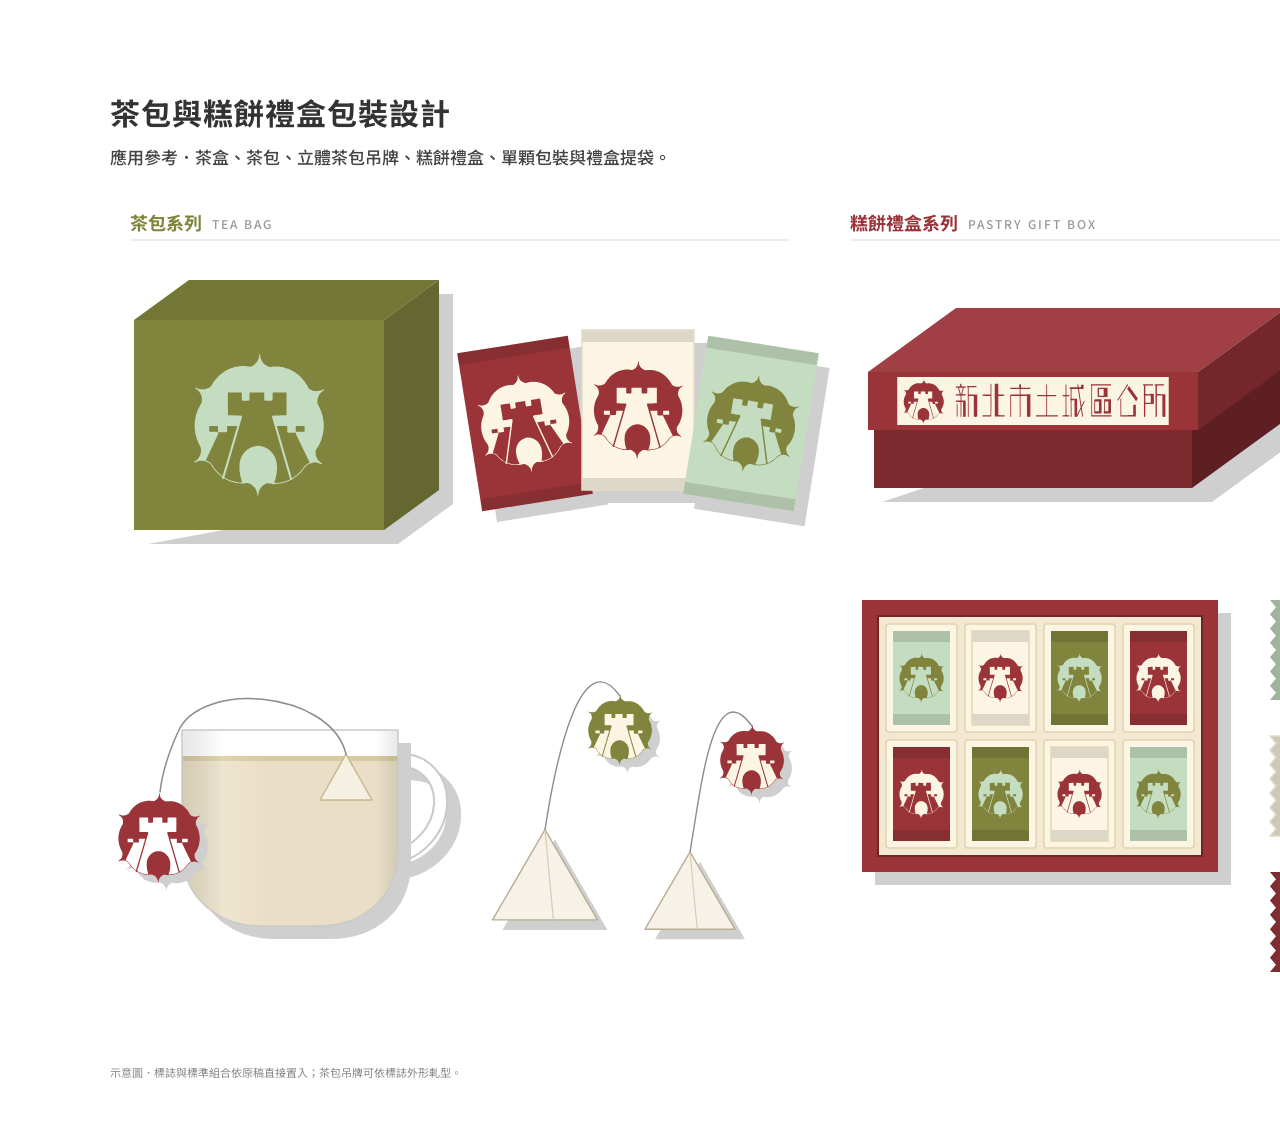
<file: mockups/tucheng/html/page-03-tea-pastry.html>
<!doctype html>
<html lang="zh-Hant"><head><meta charset="utf-8">
<link rel="preconnect" href="https://fonts.googleapis.com">
<link href="https://fonts.googleapis.com/css2?family=Noto+Sans+TC:wght@400;500;700;900&display=block" rel="stylesheet">
<style>html,body{margin:0;background:#fff}svg{display:block;font-family:'Noto Sans TC','WenQuanYi Zen Hei',sans-serif}</style>
</head><body><svg xmlns="http://www.w3.org/2000/svg" viewBox="0 0 1600 1131" width="1600" height="1131"><defs><path id="wordpath" fill-rule="evenodd" d="M15.20 80.93C15.09 80.82 15.00 80.64 15.00 80.52C15.00 80.41 15.00 72.71 15.00 63.42C15.01 48.11 14.99 46.51 14.81 46.32C14.70 46.21 14.54 46.12 14.46 46.12C14.38 46.11 12.09 46.12 9.38 46.12C5.22 46.13 4.40 46.11 4.19 45.95C3.97 45.79 3.94 45.63 3.94 44.58C3.94 43.63 3.98 43.34 4.14 43.18C4.33 42.99 4.85 42.97 9.48 42.99L14.60 43.01L14.79 42.74C14.95 42.51 14.98 41.70 14.99 37.18C15.00 34.26 14.97 31.74 14.93 31.58C14.89 31.41 14.76 31.23 14.64 31.19C14.53 31.14 12.19 31.11 9.44 31.12C5.23 31.13 4.40 31.11 4.19 30.95C3.97 30.79 3.94 30.63 3.94 29.58C3.94 28.63 3.98 28.34 4.15 28.17C4.34 27.98 4.76 27.97 8.44 27.99C13.60 28.02 13.40 28.13 12.57 25.74C12.33 25.06 12.07 24.12 11.99 23.65C11.91 23.19 11.68 22.34 11.49 21.76C11.29 21.18 11.06 20.34 10.98 19.89C10.90 19.43 10.68 18.61 10.49 18.06C10.30 17.51 10.08 16.70 10.01 16.25C9.78 14.99 9.27 13.52 8.96 13.31C8.75 13.16 8.25 13.12 6.56 13.12C3.84 13.12 3.94 13.18 3.94 11.58C3.94 10.63 3.98 10.34 4.15 10.18C4.33 9.99 4.81 9.97 8.97 9.99C13.16 10.01 13.60 10.00 13.76 9.80C13.90 9.64 13.93 9.03 13.94 6.99C13.94 3.80 13.87 3.95 15.50 3.95C17.13 3.95 17.06 3.80 17.06 6.99C17.07 9.03 17.10 9.64 17.24 9.80C17.40 10.00 17.84 10.01 22.03 9.99C26.19 9.97 26.67 9.99 26.85 10.18C27.02 10.34 27.06 10.63 27.06 11.58C27.06 13.16 27.11 13.13 24.80 13.12C22.47 13.12 22.49 13.12 22.07 15.12C21.91 15.92 21.65 16.87 21.50 17.25C21.35 17.63 21.15 18.41 21.04 18.98C20.94 19.56 20.72 20.40 20.55 20.86C20.38 21.31 20.13 22.23 20.00 22.88C19.88 23.54 19.68 24.29 19.57 24.56C19.31 25.19 18.88 26.94 18.88 27.37C18.88 27.97 19.19 28.02 23.09 27.99C26.28 27.96 26.66 27.98 26.85 28.17C27.02 28.34 27.06 28.62 27.06 29.58C27.06 30.61 27.03 30.79 26.82 30.95C26.62 31.09 25.79 31.13 22.23 31.13C17.91 31.13 17.89 31.13 17.56 31.41C17.38 31.56 17.18 31.91 17.12 32.19C17.06 32.46 17.01 34.89 17.01 37.58C17.02 41.75 17.05 42.51 17.21 42.74C17.40 43.01 17.40 43.01 22.02 42.99C26.19 42.97 26.67 42.99 26.85 43.18C27.05 43.37 27.06 44.79 27.06 62.08C27.06 80.44 27.06 80.77 26.82 80.95C26.47 81.21 21.53 81.21 21.18 80.95C20.94 80.77 20.94 80.44 20.91 63.60C20.89 47.11 20.87 46.43 20.65 46.25C20.48 46.10 20.10 46.07 18.99 46.08C17.26 46.11 17.43 46.08 17.19 46.32C17.01 46.51 16.99 48.11 17.00 63.42C17.00 72.71 17.00 80.41 17.00 80.52C17.00 80.91 16.64 81.12 16.00 81.12C15.61 81.12 15.32 81.05 15.20 80.93ZM32.20 80.93C32.09 80.82 32.00 80.67 32.00 80.58C32.00 80.50 32.00 65.17 31.99 46.52C31.99 24.12 31.95 12.51 31.87 12.36C31.77 12.18 31.60 12.13 31.08 12.13C30.04 12.13 29.94 11.99 29.94 10.58C29.94 9.66 29.98 9.34 30.13 9.19C30.31 9.01 31.47 8.99 41.00 8.99C50.53 8.99 51.69 9.01 51.87 9.19C52.02 9.34 52.06 9.66 52.06 10.58C52.06 11.62 52.03 11.79 51.81 11.95C51.60 12.11 50.31 12.13 42.94 12.12C34.79 12.11 34.31 12.12 34.16 12.33C34.03 12.51 34.00 14.14 34.00 20.51C34.01 27.46 34.03 28.49 34.20 28.73L34.39 29.01L44.03 29.00C52.72 28.98 53.68 29.00 53.86 29.18C54.04 29.37 54.06 31.65 54.06 55.08C54.06 80.37 54.06 80.77 53.82 80.95C53.46 81.21 46.54 81.21 46.18 80.95C45.94 80.77 45.94 80.36 45.91 56.61C45.89 36.44 45.85 32.42 45.71 32.28C45.57 32.14 44.52 32.11 40.11 32.11C37.13 32.12 34.62 32.12 34.54 32.12C34.46 32.12 34.30 32.21 34.19 32.32C34.01 32.50 34.00 34.75 34.00 56.42C34.00 69.56 34.00 80.41 34.00 80.52C34.00 80.91 33.64 81.12 33.00 81.12C32.61 81.12 32.32 81.05 32.20 80.93ZM131.20 80.93C131.09 80.82 131.00 80.64 131.00 80.52C131.00 80.41 131.00 68.84 130.99 54.82C130.99 33.08 131.01 29.31 131.16 29.16C131.31 29.01 132.99 28.99 141.97 29.00L152.61 29.01L152.79 28.74C152.96 28.51 152.99 27.62 153.00 22.51C153.00 17.79 152.97 16.51 152.84 16.33C152.69 16.12 152.13 16.11 142.06 16.12C132.96 16.13 131.40 16.11 131.19 15.95C130.97 15.79 130.94 15.62 130.94 14.58C130.94 13.65 130.98 13.34 131.14 13.18C131.32 13.00 132.33 12.98 141.46 13.00C150.58 13.01 151.60 12.99 151.75 12.81C151.88 12.65 151.92 11.80 151.93 9.00C151.94 5.75 151.96 5.36 152.15 5.17C152.48 4.85 155.52 4.85 155.85 5.17C156.04 5.36 156.06 5.75 156.07 9.00C156.08 11.80 156.12 12.65 156.25 12.81C156.40 12.99 157.46 13.01 167.04 13.00C176.62 12.99 177.68 13.00 177.86 13.18C178.02 13.34 178.06 13.65 178.06 14.58C178.06 15.62 178.03 15.79 177.81 15.95C177.60 16.11 175.97 16.13 166.44 16.12C155.90 16.11 155.31 16.12 155.16 16.33C155.03 16.51 155.00 17.79 155.00 22.51C155.01 27.58 155.04 28.51 155.20 28.73L155.39 29.00L162.44 29.00C170.20 29.00 169.52 29.07 170.10 28.27L170.32 27.98L173.99 27.98C177.21 27.98 177.68 28.00 177.86 28.18C178.05 28.37 178.06 30.53 178.06 54.58C178.06 80.36 178.06 80.77 177.82 80.95C177.46 81.21 170.54 81.21 170.18 80.95C169.94 80.77 169.94 80.36 169.91 56.61C169.89 36.53 169.85 32.42 169.71 32.28C169.57 32.15 168.26 32.11 162.62 32.12C158.81 32.12 155.62 32.12 155.54 32.12C155.46 32.12 155.30 32.21 155.19 32.32C155.01 32.50 155.00 34.75 155.00 56.42C155.00 69.56 155.00 80.41 155.00 80.52C155.00 80.91 154.64 81.12 154.00 81.12C153.36 81.12 153.00 80.91 153.00 80.52C153.00 80.41 153.00 69.56 153.00 56.42C153.00 34.75 152.99 32.50 152.81 32.32C152.70 32.21 152.55 32.12 152.49 32.12C152.43 32.12 148.16 32.12 143.00 32.12C137.84 32.12 133.57 32.12 133.51 32.12C133.45 32.12 133.30 32.21 133.19 32.32C133.01 32.50 133.00 34.75 133.00 56.42C133.00 69.56 133.00 80.41 133.00 80.52C133.00 80.91 132.64 81.12 132.00 81.12C131.61 81.12 131.32 81.05 131.20 80.93ZM272.20 80.93C272.09 80.82 272.00 80.64 272.00 80.52C272.00 80.41 272.00 71.83 272.00 61.47L272.00 42.62L271.43 42.06L270.85 41.50L270.89 40.43C270.93 39.45 270.97 39.33 271.25 39.12C272.06 38.52 271.99 39.63 272.00 27.56C272.00 20.13 271.96 16.54 271.87 16.37C271.77 16.17 271.61 16.12 271.08 16.13C269.98 16.13 269.94 16.05 269.94 14.08C269.94 12.69 269.97 12.35 270.14 12.18C270.32 12.00 271.19 11.98 278.98 11.99L287.63 12.01L287.95 11.69C288.16 11.47 288.24 11.29 288.19 11.15C288.14 11.03 288.05 10.40 287.99 9.75C287.92 9.10 287.75 7.93 287.60 7.16C287.35 5.86 287.35 5.75 287.54 5.45C287.93 4.85 289.21 4.76 289.56 5.30C289.66 5.44 289.80 6.08 289.87 6.72C290.35 10.98 290.42 11.35 290.73 11.66C290.99 11.92 291.13 11.94 293.29 11.98C295.33 12.01 295.60 12.00 295.76 11.81C295.90 11.64 295.93 11.05 295.94 8.99C295.94 6.73 295.97 6.36 296.15 6.18C296.33 6.00 296.70 5.97 299.00 5.97C301.30 5.97 301.67 6.00 301.85 6.18C302.04 6.36 302.06 6.87 302.06 11.08C302.06 15.58 302.05 15.78 301.82 15.95C301.62 16.09 300.71 16.13 296.66 16.13C293.50 16.13 291.65 16.17 291.49 16.25C291.23 16.40 291.16 16.98 291.37 17.37C291.53 17.67 291.95 20.36 292.06 21.75C292.11 22.33 292.31 23.60 292.51 24.56C292.70 25.52 292.93 26.99 293.00 27.81C293.08 28.64 293.30 30.13 293.50 31.12C293.70 32.12 293.92 33.64 294.00 34.50C294.08 35.36 294.31 36.85 294.50 37.81C294.69 38.77 294.92 40.24 294.99 41.06C295.14 42.65 295.22 43.11 295.61 45.00C295.75 45.65 295.92 46.86 296.00 47.69C296.07 48.51 296.27 49.89 296.43 50.75C296.59 51.61 296.76 52.62 296.81 53.00C296.91 53.92 297.09 54.46 297.33 54.55C297.63 54.67 297.83 54.44 298.00 53.78C298.09 53.45 298.35 52.84 298.58 52.43C298.81 52.01 299.00 51.58 299.00 51.48C299.00 51.37 299.18 51.04 299.40 50.74C299.61 50.44 299.86 49.95 299.95 49.66C300.04 49.37 300.28 48.88 300.48 48.59C300.68 48.30 300.90 47.85 300.97 47.60C301.04 47.35 301.27 46.90 301.48 46.59C301.69 46.29 301.90 45.88 301.95 45.68C302.06 45.20 302.72 44.15 303.01 44.00C303.46 43.75 303.87 43.85 304.12 44.28C304.54 44.97 304.55 45.28 304.13 46.25C303.92 46.74 303.64 47.31 303.50 47.50C303.36 47.70 303.16 48.10 303.06 48.40C302.95 48.69 302.72 49.15 302.55 49.42C302.37 49.68 302.15 50.13 302.05 50.41C301.95 50.70 301.71 51.18 301.51 51.49C301.31 51.81 301.08 52.29 301.00 52.56C300.91 52.84 300.71 53.25 300.54 53.47C300.37 53.70 300.14 54.15 300.04 54.47C299.93 54.80 299.71 55.24 299.54 55.47C299.37 55.69 299.16 56.12 299.07 56.43C298.98 56.73 298.72 57.24 298.48 57.57L298.06 58.16L298.08 60.30C298.09 62.17 298.14 62.68 298.48 64.31C298.69 65.35 298.93 66.86 299.01 67.69C299.08 68.51 299.31 70.01 299.51 71.01C299.71 72.01 299.93 73.50 300.00 74.32C300.15 76.06 300.16 76.10 300.59 78.02C300.77 78.84 300.88 79.61 300.83 79.79C300.72 80.23 300.18 80.83 299.82 80.92C299.43 81.02 298.93 80.83 298.75 80.51C298.53 80.09 298.15 78.04 298.00 76.44C297.93 75.61 297.70 74.09 297.50 73.06C297.30 72.03 297.05 70.34 296.94 69.31C296.84 68.28 296.70 67.24 296.63 67.00C296.56 66.76 296.42 66.00 296.31 65.31C296.12 64.13 295.89 63.50 295.63 63.50C295.41 63.50 295.13 63.89 294.99 64.40C294.92 64.68 294.66 65.27 294.43 65.71C294.19 66.16 294.00 66.59 294.00 66.68C294.00 66.77 293.85 67.06 293.67 67.33C293.49 67.59 293.20 68.14 293.04 68.55C292.88 68.96 292.67 69.38 292.56 69.50C292.46 69.62 292.23 70.07 292.06 70.50C291.89 70.93 291.67 71.38 291.56 71.50C291.46 71.62 291.23 72.07 291.06 72.50C290.89 72.93 290.67 73.38 290.56 73.50C290.46 73.62 290.23 74.07 290.06 74.50C289.89 74.93 289.67 75.38 289.56 75.50C289.46 75.62 289.24 76.06 289.07 76.48C288.91 76.90 288.65 77.41 288.51 77.61C288.36 77.82 288.16 78.23 288.06 78.52C287.95 78.82 287.74 79.26 287.58 79.50C287.42 79.74 287.22 80.15 287.13 80.41C287.05 80.67 286.88 80.93 286.75 81.00C286.62 81.07 285.42 81.12 283.97 81.12C281.97 81.12 281.37 81.09 281.18 80.95C280.94 80.77 280.94 80.42 280.91 61.61C280.89 45.36 280.86 42.43 280.71 42.28C280.57 42.14 279.96 42.10 277.61 42.11C276.00 42.11 274.62 42.12 274.54 42.12C274.46 42.12 274.30 42.21 274.19 42.32C274.01 42.50 274.00 44.29 274.00 61.42C274.00 71.81 274.00 80.41 274.00 80.52C274.00 80.91 273.64 81.12 273.00 81.12C272.61 81.12 272.32 81.05 272.20 80.93ZM443.18 80.95C442.94 80.77 442.94 80.24 442.91 44.67C442.90 24.81 442.86 8.46 442.83 8.34C442.78 8.17 442.64 8.12 442.10 8.12C441.04 8.13 440.94 7.99 440.94 6.58C440.94 5.66 440.98 5.34 441.13 5.19C441.31 5.01 442.52 4.99 452.50 4.99C462.48 4.99 463.69 5.01 463.87 5.19C464.02 5.34 464.06 5.66 464.06 6.58C464.06 7.62 464.03 7.79 463.81 7.95C463.60 8.11 462.32 8.13 455.02 8.12C447.81 8.11 446.44 8.13 446.29 8.28C446.14 8.43 446.11 9.96 446.11 18.05C446.11 25.26 446.15 27.69 446.26 27.82C446.38 27.97 447.37 28.00 452.45 28.00C459.09 28.00 458.52 28.06 459.11 27.27L459.32 26.97L462.49 26.97C465.26 26.97 465.68 27.00 465.86 27.18C466.04 27.37 466.06 28.39 466.06 39.08C466.06 50.59 466.06 50.77 465.82 50.95C465.60 51.11 464.17 51.13 456.01 51.12C448.05 51.11 446.43 51.14 446.29 51.28C446.14 51.43 446.11 53.84 446.09 66.11C446.06 83.08 446.26 81.12 444.50 81.12C443.77 81.12 443.35 81.07 443.18 80.95ZM470.18 80.95C469.94 80.77 469.94 80.24 469.91 44.67C469.90 24.81 469.86 8.46 469.83 8.34C469.78 8.17 469.64 8.12 469.10 8.12C468.04 8.13 467.94 7.99 467.94 6.58C467.94 5.66 467.98 5.34 468.13 5.19C468.31 5.01 469.47 4.99 479.00 4.99C488.53 4.99 489.69 5.01 489.87 5.19C490.02 5.34 490.06 5.66 490.06 6.58C490.06 7.62 490.03 7.79 489.81 7.95C489.60 8.11 488.39 8.13 481.52 8.12C474.73 8.11 473.44 8.13 473.29 8.28C473.14 8.43 473.11 9.95 473.11 18.05C473.11 25.38 473.15 27.69 473.26 27.83C473.39 27.98 474.74 28.01 483.04 28.00C491.72 27.98 492.68 28.00 492.86 28.18C493.04 28.37 493.06 30.69 493.06 54.58C493.06 80.36 493.06 80.77 492.82 80.95C492.46 81.21 486.54 81.21 486.18 80.95C485.94 80.77 485.94 80.36 485.91 56.11C485.88 35.55 485.85 31.42 485.71 31.28C485.46 31.03 473.54 31.03 473.29 31.28C473.15 31.42 473.12 35.55 473.09 56.11C473.06 80.36 473.06 80.77 472.82 80.95C472.48 81.19 470.52 81.19 470.18 80.95ZM6.20 79.93C6.09 79.82 6.00 79.64 6.00 79.52C6.00 79.41 6.00 72.79 6.00 64.82C6.00 48.49 5.90 49.94 7.00 49.94C8.10 49.94 8.00 48.49 8.00 64.82C8.00 72.79 8.00 79.41 8.00 79.52C8.00 79.91 7.64 80.12 7.00 80.12C6.61 80.12 6.32 80.05 6.20 79.93ZM66.18 79.95C65.97 79.79 65.94 79.61 65.94 78.58C65.94 77.65 65.98 77.34 66.14 77.18C66.32 77.00 67.26 76.99 75.47 77.00L84.61 77.01L84.80 76.73C84.98 76.48 85.00 74.19 85.00 54.48C85.00 34.64 84.98 32.50 84.80 32.32C84.70 32.21 84.54 32.12 84.46 32.12C84.38 32.12 80.29 32.12 75.37 32.12C67.75 32.13 66.40 32.11 66.19 31.95C65.97 31.79 65.94 31.62 65.94 30.58C65.94 29.65 65.98 29.34 66.14 29.18C66.32 29.00 67.23 28.98 75.47 29.00L84.60 29.01L84.80 28.73C84.98 28.48 85.00 27.17 84.99 16.39C84.99 5.59 85.01 4.31 85.19 4.13C85.45 3.87 86.55 3.87 86.81 4.13C86.99 4.31 87.01 8.04 87.01 42.07C87.01 77.74 87.00 79.82 86.79 79.97C86.45 80.21 66.52 80.20 66.18 79.95ZM95.18 79.95C94.94 79.77 94.94 79.24 94.94 42.08C94.94 7.39 94.95 4.37 95.14 4.18C95.32 4.00 95.79 3.98 99.00 3.98C102.21 3.98 102.68 4.00 102.86 4.18C103.04 4.37 103.06 5.49 103.09 16.51C103.11 25.82 103.15 28.69 103.26 28.83C103.39 28.98 104.36 29.01 110.03 28.99C116.01 28.98 116.67 29.00 116.86 29.18C117.02 29.34 117.06 29.64 117.06 30.58C117.06 31.62 117.03 31.79 116.81 31.95C116.60 32.11 115.57 32.13 110.02 32.12C104.58 32.11 103.44 32.13 103.29 32.28C103.15 32.42 103.12 35.86 103.12 54.55C103.12 71.35 103.15 76.70 103.27 76.83C103.39 76.98 104.52 77.01 110.54 76.99C116.93 76.98 117.68 77.00 117.86 77.18C118.02 77.34 118.06 77.65 118.06 78.58C118.06 79.61 118.03 79.79 117.82 79.95C117.46 80.21 95.54 80.21 95.18 79.95ZM191.18 79.95C190.97 79.79 190.94 79.61 190.94 78.58C190.94 77.65 190.98 77.34 191.14 77.19C191.31 77.01 192.51 76.99 202.97 77.00L214.61 77.01L214.80 76.73C214.98 76.48 215.00 74.21 215.00 54.98C215.00 35.59 214.98 33.50 214.80 33.32C214.70 33.21 214.54 33.12 214.46 33.12C214.38 33.12 209.84 33.12 204.37 33.12C195.89 33.13 194.40 33.11 194.18 32.95C193.97 32.79 193.94 32.62 193.94 31.58C193.94 30.65 193.98 30.34 194.14 30.18C194.32 30.00 195.33 29.98 204.47 30.00L214.61 30.01L214.80 29.73C214.98 29.48 215.00 28.13 214.99 17.39C214.99 3.79 214.90 4.94 216.00 4.94C217.10 4.94 217.01 3.79 217.01 17.39C217.00 28.13 217.02 29.48 217.20 29.73L217.39 30.01L227.53 30.00C236.67 29.98 237.68 30.00 237.86 30.18C238.02 30.34 238.06 30.65 238.06 31.58C238.06 32.62 238.03 32.79 237.82 32.95C237.60 33.11 236.11 33.13 227.63 33.12C222.16 33.12 217.62 33.12 217.54 33.12C217.46 33.12 217.30 33.21 217.20 33.32C217.02 33.50 217.00 35.59 217.00 54.98C217.00 74.21 217.02 76.48 217.20 76.73L217.39 77.01L229.53 77.00C240.44 76.99 241.69 77.01 241.86 77.19C242.02 77.34 242.06 77.66 242.06 78.58C242.06 79.61 242.03 79.79 241.82 79.95C241.45 80.21 191.55 80.21 191.18 79.95ZM253.18 79.95C252.97 79.79 252.94 79.61 252.94 78.58C252.94 76.85 252.70 76.96 256.48 76.99C259.59 77.02 259.60 77.01 259.80 76.73C259.98 76.48 260.00 74.36 260.00 54.98C260.00 35.59 259.98 33.50 259.80 33.32C259.56 33.08 259.90 33.10 256.38 33.12C253.96 33.14 253.39 33.11 253.19 32.96C252.97 32.79 252.94 32.63 252.94 31.58C252.94 29.84 252.70 29.95 256.48 29.99C259.60 30.02 259.60 30.02 259.80 29.73C259.98 29.48 260.00 28.22 259.99 17.39C259.99 3.79 259.90 4.94 261.00 4.94C262.10 4.94 262.01 3.79 262.01 17.39C262.00 28.22 262.02 29.48 262.20 29.73C262.40 30.02 262.40 30.02 265.52 29.99C269.30 29.95 269.06 29.84 269.06 31.58C269.06 32.63 269.03 32.79 268.81 32.96C268.61 33.11 268.04 33.14 265.62 33.12C262.10 33.10 262.44 33.08 262.20 33.32C262.02 33.50 262.00 35.59 262.00 54.98C262.00 74.36 262.02 76.48 262.20 76.73C262.40 77.01 262.41 77.02 265.52 76.99C269.30 76.96 269.06 76.85 269.06 78.58C269.06 79.61 269.03 79.79 268.82 79.95C268.46 80.21 253.54 80.21 253.18 79.95ZM320.21 79.97C320.00 79.82 319.99 77.88 320.00 44.19L320.00 8.58L319.43 8.05L318.85 7.52L318.89 6.45C318.92 5.70 319.00 5.33 319.13 5.19C319.31 5.02 321.73 5.00 342.50 5.00C363.28 5.00 365.69 5.02 365.87 5.19C366.02 5.34 366.06 5.67 366.06 6.58C366.06 7.62 366.03 7.79 365.82 7.95C365.61 8.10 362.55 8.13 343.94 8.12C323.57 8.12 322.31 8.13 322.16 8.33C322.03 8.51 322.00 15.31 322.00 42.50C322.00 73.01 322.02 76.48 322.20 76.73L322.39 77.00L344.53 77.00C364.44 76.99 366.69 77.01 366.87 77.19C367.02 77.34 367.06 77.66 367.06 78.58C367.06 79.61 367.03 79.79 366.82 79.95C366.48 80.20 320.55 80.22 320.21 79.97ZM388.20 79.96C387.99 79.81 387.98 78.73 387.99 59.06C388.00 35.75 387.90 37.94 389.00 37.94C390.11 37.94 390.01 35.93 390.00 57.39C390.00 74.42 390.02 76.48 390.19 76.72L390.39 77.00L403.99 77.00C415.60 77.00 417.62 76.97 417.74 76.82C417.85 76.69 417.90 73.74 417.91 65.01C417.94 54.35 417.95 53.37 418.15 53.18C418.33 53.00 418.70 52.97 421.00 52.97C423.30 52.97 423.67 53.00 423.85 53.18C424.05 53.37 424.06 54.44 424.06 66.58C424.06 79.49 424.06 79.77 423.82 79.95C423.47 80.20 388.55 80.22 388.20 79.96ZM287.94 74.03C288.05 73.70 288.37 72.96 288.64 72.37C288.91 71.79 289.12 71.26 289.12 71.21C289.12 71.15 289.26 70.93 289.44 70.70C289.61 70.48 289.83 70.05 289.94 69.74C290.05 69.44 290.28 68.97 290.45 68.71C290.63 68.44 290.85 67.99 290.95 67.71C291.05 67.42 291.28 66.97 291.45 66.71C291.63 66.44 291.85 65.99 291.95 65.71C292.05 65.42 292.28 64.97 292.45 64.71C292.63 64.44 292.85 63.99 292.95 63.71C293.05 63.43 293.29 62.94 293.49 62.63C293.69 62.32 293.92 61.84 294.00 61.56C294.09 61.29 294.32 60.84 294.51 60.56C295.25 59.51 295.25 56.88 294.49 53.12C294.29 52.13 294.07 50.64 293.99 49.81C293.92 48.99 293.70 47.49 293.50 46.49C293.30 45.49 293.07 44.00 293.00 43.18C292.92 42.36 292.70 40.87 292.50 39.88C292.30 38.88 292.08 37.39 292.00 36.56C291.93 35.74 291.70 34.25 291.50 33.25C291.30 32.25 291.07 30.76 291.00 29.94C290.93 29.11 290.70 27.62 290.50 26.62C290.31 25.63 290.08 24.14 290.00 23.31C289.93 22.49 289.70 20.94 289.50 19.88C289.30 18.81 289.10 17.62 289.06 17.23C288.93 16.01 289.65 16.11 281.50 16.11C274.79 16.11 274.31 16.13 274.16 16.33C274.03 16.51 274.00 18.77 274.00 27.51C274.01 37.19 274.03 38.49 274.20 38.74L274.40 39.01L280.52 38.99C286.05 38.98 286.67 38.99 286.86 39.18C287.05 39.37 287.06 40.84 287.08 56.71C287.10 66.23 287.14 74.16 287.18 74.33C287.31 74.85 287.70 74.70 287.94 74.03ZM327.19 72.96C326.97 72.80 326.97 72.17 326.97 57.05L326.98 41.31L327.27 41.13C327.63 40.89 327.89 40.64 328.12 40.27L328.31 39.99L335.99 39.99C342.83 39.99 343.69 40.01 343.86 40.19C344.04 40.36 344.06 41.97 344.06 56.58C344.06 72.46 344.06 72.77 343.82 72.95C343.47 73.20 327.54 73.21 327.19 72.96ZM349.18 72.95C348.96 72.78 348.94 72.60 348.94 70.56L348.94 68.35L349.25 68.12C349.42 67.99 349.66 67.80 349.79 67.69C350.01 67.49 350.01 66.89 349.98 53.93C349.95 41.80 349.96 40.36 350.14 40.18C350.31 40.01 351.23 39.99 358.00 39.99C364.83 39.99 365.69 40.01 365.86 40.19C366.04 40.36 366.06 41.97 366.06 56.58C366.06 72.46 366.06 72.77 365.82 72.95C365.46 73.21 349.54 73.21 349.18 72.95ZM337.74 67.82C337.85 67.69 337.89 64.87 337.89 56.55C337.89 47.23 337.86 45.43 337.71 45.28C337.57 45.14 336.81 45.11 333.61 45.11C331.45 45.11 329.62 45.12 329.54 45.12C329.46 45.12 329.30 45.21 329.19 45.32C329.02 45.50 329.00 46.64 329.00 56.49C329.01 66.12 329.03 67.49 329.20 67.73C329.39 68.00 329.42 68.00 333.49 68.00C336.88 68.00 337.62 67.97 337.74 67.82ZM359.74 67.82C359.85 67.69 359.89 64.87 359.89 56.55C359.89 47.19 359.86 45.43 359.71 45.28C359.57 45.14 358.89 45.11 356.11 45.11C354.23 45.11 352.62 45.12 352.54 45.12C352.46 45.12 352.30 45.21 352.19 45.32C352.02 45.50 352.00 46.64 352.00 56.49C352.01 66.12 352.03 67.49 352.20 67.73C352.39 68.00 352.43 68.00 355.99 68.00C358.95 68.00 359.62 67.97 359.74 67.82ZM458.74 47.82C458.98 47.53 458.95 31.52 458.71 31.29C458.46 31.03 446.54 31.03 446.29 31.29C446.05 31.52 446.02 47.53 446.26 47.82C446.38 47.97 447.35 48.00 452.50 48.00C457.65 48.00 458.62 47.97 458.74 47.82ZM424.00 43.85C423.86 43.70 423.75 43.54 423.75 43.49C423.75 43.44 423.57 43.17 423.34 42.90C423.12 42.63 422.84 42.24 422.72 42.05C422.60 41.85 422.25 41.35 421.94 40.94C421.64 40.52 421.19 39.91 420.94 39.56C420.70 39.22 420.27 38.63 419.99 38.25C419.72 37.87 419.34 37.33 419.15 37.04C418.95 36.76 418.64 36.34 418.45 36.11C418.09 35.67 417.82 35.29 417.04 34.12C416.79 33.75 416.44 33.26 416.26 33.03C415.35 31.90 414.53 30.77 414.03 29.95C413.91 29.75 413.64 29.38 413.43 29.14C413.22 28.89 412.90 28.46 412.71 28.19C411.73 26.76 411.38 26.28 410.68 25.38C410.44 25.07 410.15 24.65 410.03 24.45C409.91 24.26 409.63 23.87 409.41 23.60C409.18 23.33 409.00 23.05 409.00 23.00C409.00 22.94 408.77 22.63 408.50 22.31C408.23 21.99 408.00 21.69 408.00 21.63C408.00 21.56 407.79 21.27 407.53 20.96C407.27 20.66 406.97 20.25 406.85 20.05C406.55 19.56 405.79 18.49 405.52 18.19C405.39 18.05 405.19 17.77 405.06 17.56C404.93 17.36 404.64 16.97 404.41 16.70C404.07 16.29 404.00 16.10 404.00 15.61C404.00 15.12 404.07 14.93 404.38 14.58C404.58 14.35 404.83 13.96 404.93 13.73C405.02 13.50 405.27 13.10 405.48 12.83C405.69 12.57 405.90 12.23 405.95 12.08C405.99 11.93 406.18 11.62 406.36 11.38C406.54 11.14 406.83 10.66 407.00 10.32C407.29 9.74 407.35 9.69 407.73 9.71C408.22 9.73 408.50 9.97 409.08 10.81C409.85 11.94 410.11 12.31 410.50 12.81C411.00 13.45 411.60 14.28 412.00 14.88C412.40 15.47 413.00 16.30 413.50 16.94C413.94 17.50 414.33 18.05 414.86 18.88C415.21 19.41 415.65 20.00 416.39 20.91C416.56 21.13 416.93 21.64 417.20 22.05C418.16 23.49 418.38 23.80 418.66 24.12C418.82 24.29 419.10 24.66 419.28 24.94C419.47 25.21 419.84 25.75 420.11 26.12C420.39 26.50 420.81 27.09 421.06 27.44C421.30 27.78 421.75 28.40 422.06 28.81C422.37 29.23 422.72 29.73 422.84 29.93C422.96 30.13 423.23 30.49 423.44 30.74C423.65 30.99 423.98 31.41 424.16 31.69C425.46 33.57 426.02 34.35 426.45 34.86C426.66 35.11 426.91 35.45 427.00 35.62C427.09 35.80 427.34 36.16 427.57 36.44C427.79 36.71 428.04 37.07 428.12 37.24C428.46 37.88 428.21 39.00 427.56 39.78C427.38 39.98 427.16 40.36 427.05 40.61C426.95 40.86 426.76 41.17 426.63 41.31C426.51 41.45 426.31 41.76 426.19 42.00C426.07 42.24 425.72 42.82 425.41 43.28C424.80 44.22 424.47 44.35 424.00 43.85ZM381.66 42.94C380.78 42.56 380.63 41.27 381.36 40.44C381.57 40.19 381.86 39.78 381.99 39.53C382.12 39.27 382.40 38.84 382.61 38.58C382.83 38.31 383.00 38.02 383.00 37.92C383.00 37.83 383.16 37.57 383.36 37.35C383.55 37.12 383.81 36.75 383.93 36.52C384.05 36.29 384.33 35.85 384.57 35.54C384.81 35.23 385.00 34.90 385.00 34.81C385.00 34.71 385.16 34.45 385.36 34.22C385.55 34.00 385.81 33.63 385.93 33.40C386.05 33.17 386.33 32.73 386.57 32.42C386.81 32.11 387.00 31.79 387.00 31.70C387.00 31.61 387.19 31.32 387.41 31.05C387.64 30.78 387.90 30.38 387.99 30.17C388.08 29.95 388.26 29.67 388.40 29.54C388.54 29.42 388.78 29.06 388.94 28.75C389.10 28.44 389.40 27.97 389.61 27.70C389.83 27.43 390.00 27.15 390.00 27.07C390.00 27.00 390.16 26.74 390.36 26.50C390.55 26.26 390.83 25.83 390.97 25.55C391.12 25.27 391.32 24.97 391.44 24.87C391.55 24.78 391.81 24.38 392.01 23.99C392.21 23.59 392.43 23.23 392.50 23.19C392.57 23.14 392.76 22.84 392.93 22.51C393.10 22.19 393.32 21.84 393.44 21.75C393.55 21.66 393.79 21.29 393.96 20.95C394.14 20.60 394.44 20.13 394.64 19.90C394.84 19.68 395.00 19.42 395.00 19.34C395.00 19.25 395.16 18.99 395.36 18.75C395.55 18.51 395.83 18.09 395.97 17.81C396.11 17.54 396.35 17.17 396.50 17.00C396.65 16.83 396.91 16.43 397.08 16.12C397.25 15.82 397.51 15.39 397.66 15.17C397.81 14.95 398.04 14.62 398.16 14.42C398.28 14.22 398.50 13.88 398.66 13.66C399.09 13.04 399.66 12.12 399.92 11.63C400.05 11.39 400.28 11.05 400.44 10.88C400.59 10.70 400.84 10.34 400.97 10.06C401.11 9.79 401.40 9.34 401.61 9.08C401.83 8.81 402.00 8.52 402.00 8.44C402.00 8.36 402.19 8.07 402.41 7.80C402.64 7.53 402.90 7.13 402.99 6.91C403.08 6.69 403.23 6.44 403.34 6.36C403.44 6.27 403.66 5.93 403.82 5.60C404.08 5.09 404.18 5.00 404.49 5.00C404.78 5.00 404.96 5.13 405.36 5.64C405.95 6.38 406.00 6.71 405.58 7.21C405.42 7.40 405.14 7.84 404.97 8.19C404.79 8.53 404.53 8.92 404.39 9.05C404.24 9.18 404.12 9.36 404.12 9.45C404.12 9.53 403.93 9.86 403.70 10.17C403.46 10.48 403.17 10.91 403.06 11.13C402.95 11.34 402.67 11.77 402.43 12.08C402.19 12.39 402.00 12.71 402.00 12.79C402.00 12.88 401.84 13.14 401.64 13.38C401.45 13.62 401.19 14.01 401.06 14.25C400.94 14.49 400.69 14.86 400.51 15.08C400.33 15.29 400.02 15.76 399.81 16.12C398.99 17.56 398.79 17.88 398.54 18.15C398.40 18.31 398.16 18.67 398.02 18.95C397.88 19.24 397.62 19.64 397.44 19.85C397.27 20.05 397.12 20.28 397.12 20.35C397.12 20.42 396.93 20.73 396.70 21.04C396.46 21.35 396.17 21.79 396.06 22.02C395.94 22.25 395.74 22.55 395.61 22.69C395.49 22.83 395.26 23.18 395.10 23.46C394.79 24.01 394.24 24.88 393.78 25.54C393.63 25.76 393.40 26.10 393.28 26.30C393.16 26.50 392.88 26.92 392.66 27.23C392.44 27.55 392.17 28.01 392.06 28.25C391.95 28.49 391.73 28.83 391.57 29.00C391.41 29.17 391.18 29.50 391.07 29.73C390.95 29.96 390.67 30.40 390.43 30.71C390.19 31.02 390.00 31.34 390.00 31.42C390.00 31.50 389.84 31.76 389.64 32.00C389.45 32.24 389.17 32.67 389.03 32.95C388.88 33.23 388.68 33.53 388.56 33.62C388.45 33.72 388.24 34.02 388.10 34.30C387.96 34.58 387.71 34.97 387.54 35.17C387.38 35.37 387.16 35.73 387.05 35.98C386.95 36.23 386.73 36.58 386.57 36.75C386.41 36.92 386.18 37.25 386.07 37.48C385.95 37.71 385.67 38.15 385.43 38.46C385.19 38.77 385.00 39.09 385.00 39.17C385.00 39.25 384.84 39.51 384.64 39.75C384.45 39.99 384.17 40.42 384.03 40.70C383.88 40.98 383.67 41.28 383.55 41.38C383.43 41.48 383.20 41.86 383.04 42.22C382.85 42.67 382.65 42.92 382.43 43.00C382.25 43.07 382.10 43.12 382.09 43.12C382.07 43.12 381.88 43.04 381.66 42.94ZM335.18 34.95C334.94 34.77 334.94 34.52 334.94 24.08C334.94 14.53 334.96 13.36 335.13 13.19C335.31 13.01 336.52 12.99 346.50 12.99C356.48 12.99 357.69 13.01 357.87 13.19C358.04 13.36 358.06 14.53 358.06 24.08C358.06 34.52 358.06 34.77 357.82 34.95C357.46 35.21 335.54 35.21 335.18 34.95ZM348.74 31.82C348.86 31.68 348.89 29.77 348.89 24.05C348.89 17.68 348.86 16.43 348.71 16.28C348.45 16.02 338.55 16.02 338.29 16.28C338.14 16.43 338.11 17.68 338.11 24.05C338.11 29.77 338.14 31.68 338.26 31.82C338.38 31.97 339.21 32.00 343.50 32.00C347.79 32.00 348.62 31.97 348.74 31.82ZM16.25 27.75C16.52 27.61 16.66 27.21 16.94 25.75C17.06 25.17 17.29 24.32 17.46 23.88C17.63 23.43 17.85 22.59 17.95 22.02C18.06 21.44 18.28 20.61 18.44 20.16C18.61 19.72 18.84 18.87 18.95 18.27C19.06 17.68 19.28 16.84 19.44 16.42C19.60 16.00 19.83 15.16 19.96 14.56C20.18 13.50 20.18 13.47 19.94 13.30C19.75 13.16 18.96 13.13 15.87 13.12C11.44 13.12 11.46 13.12 11.73 14.02C11.81 14.32 11.96 14.96 12.05 15.44C12.15 15.92 12.36 16.68 12.53 17.13C12.70 17.58 12.91 18.37 13.00 18.88C13.08 19.39 13.32 20.26 13.52 20.81C13.72 21.36 13.94 22.21 14.02 22.69C14.09 23.17 14.32 24.01 14.52 24.56C14.72 25.11 14.94 25.98 15.00 26.50C15.16 27.70 15.57 28.12 16.25 27.75Z"/><symbol id="logo" viewBox="0 0 231 251"><path fill-rule="evenodd" d="M113.05 247.03C112.67 246.78 112.46 246.02 112.37 244.56C112.32 243.74 112.24 242.98 112.20 242.88C112.16 242.77 112.05 242.11 111.94 241.41C111.81 240.49 111.67 240.00 111.45 239.66C111.28 239.40 111.05 238.80 110.95 238.34C110.82 237.81 110.61 237.31 110.39 237.02C110.19 236.77 109.99 236.42 109.94 236.25C109.83 235.85 109.06 234.62 108.55 234.02C108.34 233.77 108.01 233.32 107.82 233.01C107.00 231.71 104.20 229.22 102.31 228.12C102.00 227.94 101.63 227.68 101.47 227.54C101.32 227.40 100.96 227.21 100.69 227.13C100.41 227.04 99.93 226.81 99.62 226.62C99.32 226.43 98.89 226.23 98.69 226.18C98.48 226.13 97.87 225.90 97.32 225.66C96.13 225.13 95.45 225.10 93.50 225.48C92.78 225.62 91.77 225.77 91.25 225.81C90.73 225.85 90.00 225.94 89.62 226.00C88.62 226.18 82.13 225.94 81.27 225.70C80.64 225.53 79.03 225.30 76.28 225.00C75.58 224.92 74.54 224.73 73.97 224.57C73.40 224.40 72.60 224.20 72.19 224.12C71.78 224.04 71.11 223.84 70.71 223.67C70.31 223.50 69.56 223.28 69.03 223.17C68.50 223.06 67.75 222.84 67.37 222.69C67.00 222.53 66.32 222.30 65.87 222.19C65.43 222.08 64.86 221.84 64.61 221.67C64.35 221.50 63.88 221.28 63.55 221.18C63.21 221.08 62.74 220.86 62.50 220.70C62.26 220.54 61.75 220.31 61.38 220.19C61.00 220.06 60.49 219.83 60.25 219.67C60.00 219.51 59.52 219.29 59.17 219.19C58.82 219.09 58.32 218.83 58.06 218.63C57.80 218.42 57.52 218.25 57.44 218.25C57.35 218.25 56.95 218.03 56.55 217.75C56.14 217.48 55.75 217.25 55.68 217.25C55.60 217.25 55.30 217.53 55.02 217.87C54.66 218.29 54.33 218.54 54.00 218.64C53.56 218.77 53.47 218.75 52.98 218.47C51.95 217.87 51.91 217.74 51.99 215.86C52.03 215.00 51.89 214.72 51.21 214.29C50.52 213.85 50.06 213.48 47.96 211.65C46.98 210.80 45.94 209.90 45.64 209.65C44.30 208.51 43.58 207.79 41.64 205.62C40.50 204.35 39.43 203.17 39.25 202.99C38.90 202.63 38.15 201.67 37.69 201.00C37.07 200.09 36.23 198.91 35.68 198.19C35.37 197.78 35.02 197.28 34.90 197.08C34.78 196.88 34.57 196.57 34.42 196.39C34.28 196.21 34.03 195.82 33.88 195.52C33.73 195.22 33.44 194.74 33.24 194.47C33.04 194.19 32.87 193.88 32.87 193.79C32.88 193.53 31.83 192.46 30.98 191.85C30.56 191.55 29.91 191.08 29.52 190.80C29.13 190.52 28.63 190.23 28.40 190.15C28.17 190.07 27.84 189.90 27.65 189.77C27.17 189.44 24.76 188.29 24.31 188.19C24.11 188.14 23.47 188.06 22.91 188.01C22.09 187.93 21.77 187.84 21.35 187.56C20.83 187.21 20.74 187.20 18.56 187.10C14.93 186.93 12.02 187.15 10.70 187.71C10.30 187.88 9.65 188.07 9.28 188.13C8.86 188.20 8.42 188.37 8.16 188.58C7.91 188.76 7.46 188.96 7.14 189.02C6.78 189.08 6.48 189.23 6.34 189.41C6.21 189.56 6.03 189.79 5.93 189.91C5.70 190.19 5.22 190.19 4.98 189.91C4.73 189.60 4.38 188.79 4.38 188.52C4.38 188.30 4.84 188.00 5.18 188.00C5.27 188.00 5.55 187.79 5.80 187.54C6.04 187.28 6.47 186.96 6.74 186.82C8.34 185.99 11.01 183.33 11.89 181.69C12.03 181.41 12.28 181.05 12.44 180.88C12.61 180.70 12.83 180.35 12.94 180.09C13.05 179.82 13.29 179.39 13.49 179.12C13.68 178.85 13.88 178.39 13.93 178.10C13.97 177.81 14.18 177.27 14.39 176.91C14.65 176.46 14.84 175.88 14.96 175.15C15.06 174.55 15.26 173.72 15.40 173.31C15.98 171.58 16.00 167.94 15.44 165.56C15.26 164.81 15.04 163.84 14.95 163.42C14.84 162.96 14.60 162.41 14.33 162.00C14.08 161.64 13.87 161.28 13.87 161.20C13.87 161.13 13.65 160.73 13.37 160.33C13.10 159.92 12.88 159.53 12.88 159.45C12.88 159.37 12.68 159.01 12.45 158.64C12.22 158.28 11.99 157.78 11.94 157.52C11.89 157.27 11.67 156.72 11.44 156.31C11.21 155.90 10.96 155.31 10.88 155.00C10.80 154.69 10.57 154.18 10.38 153.88C10.19 153.57 9.97 153.05 9.89 152.72C9.81 152.40 9.59 151.88 9.39 151.57C9.19 151.26 8.96 150.65 8.88 150.22C8.80 149.79 8.57 149.07 8.38 148.62C8.18 148.18 7.98 147.47 7.94 147.06C7.89 146.65 7.68 145.89 7.48 145.38C7.27 144.86 7.02 143.98 6.92 143.41C6.83 142.85 6.61 142.03 6.45 141.60C6.14 140.76 6.07 140.32 5.88 137.87C5.81 137.01 5.61 135.66 5.44 134.87C5.01 132.97 4.83 129.37 4.92 125.00C5.01 121.14 5.14 119.51 5.55 117.44C5.72 116.61 5.89 115.38 5.94 114.70C5.99 113.84 6.14 113.06 6.43 112.14C6.66 111.41 6.88 110.39 6.93 109.88C6.99 109.27 7.17 108.58 7.43 107.94C7.66 107.39 7.88 106.66 7.93 106.31C7.98 105.97 8.19 105.32 8.39 104.88C8.60 104.43 8.84 103.65 8.94 103.14C9.04 102.63 9.25 101.99 9.42 101.70C9.58 101.42 9.81 100.88 9.92 100.50C10.03 100.12 10.26 99.62 10.44 99.38C10.62 99.13 10.82 98.70 10.90 98.40C10.97 98.11 11.19 97.65 11.38 97.38C11.58 97.12 11.80 96.66 11.88 96.36C11.95 96.06 12.18 95.59 12.37 95.31C12.57 95.03 12.82 94.49 12.93 94.10C13.04 93.72 13.24 93.31 13.38 93.19C13.51 93.06 13.74 92.65 13.88 92.27C14.02 91.89 14.30 91.39 14.51 91.16C14.71 90.93 14.88 90.67 14.88 90.58C14.88 90.49 15.07 90.15 15.32 89.83C15.56 89.52 15.87 89.02 16.00 88.72C16.13 88.43 16.37 88.04 16.51 87.86C16.73 87.59 16.83 87.15 17.02 85.61C17.36 82.80 17.41 81.72 17.27 80.19C17.00 77.38 16.76 75.96 16.44 75.33C16.27 75.00 16.04 74.38 15.93 73.96C15.82 73.53 15.57 72.93 15.38 72.62C15.19 72.32 14.96 71.86 14.88 71.61C14.81 71.36 14.62 71.05 14.48 70.92C14.34 70.79 14.11 70.44 13.98 70.15C13.72 69.54 13.29 68.97 11.82 67.31C10.16 65.43 7.62 63.41 6.65 63.19C5.83 63.01 5.62 62.11 6.24 61.49C6.71 61.02 7.03 61.03 7.87 61.57C8.24 61.80 8.64 62.00 8.75 62.00C8.86 62.00 9.17 62.16 9.45 62.37C9.73 62.57 10.30 62.81 10.76 62.92C11.21 63.02 11.99 63.25 12.51 63.42C13.81 63.86 15.08 64.00 17.75 64.02C21.11 64.04 22.49 63.91 23.69 63.49C24.24 63.29 25.09 63.05 25.57 62.95C26.08 62.85 26.70 62.62 27.04 62.40C27.36 62.20 27.84 62.00 28.10 61.96C28.37 61.91 28.77 61.74 29.01 61.56C29.25 61.39 29.69 61.13 30.00 60.99C30.31 60.84 30.69 60.60 30.85 60.46C31.01 60.32 31.40 60.06 31.72 59.88C32.47 59.47 33.67 58.04 33.94 57.25C34.05 56.92 34.23 56.57 34.34 56.48C34.45 56.39 34.67 56.03 34.82 55.68C34.97 55.33 35.24 54.88 35.41 54.68C35.58 54.48 35.81 54.12 35.94 53.88C36.06 53.63 36.33 53.24 36.55 52.99C36.76 52.74 37.04 52.38 37.16 52.18C37.28 51.98 37.50 51.64 37.66 51.42C37.81 51.20 38.04 50.87 38.16 50.67C38.85 49.53 41.64 46.09 43.32 44.29C43.59 44.00 44.21 43.33 44.69 42.81C45.69 41.71 47.34 40.22 49.38 38.56C49.80 38.22 50.68 37.47 51.33 36.91C51.97 36.34 52.55 35.88 52.61 35.88C52.67 35.88 52.93 35.70 53.19 35.50C53.45 35.29 53.90 35.01 54.18 34.89C54.46 34.76 54.80 34.54 54.93 34.38C55.07 34.23 55.36 34.03 55.57 33.94C55.78 33.85 56.23 33.58 56.55 33.33C56.88 33.08 57.21 32.88 57.30 32.88C57.38 32.88 57.68 32.68 57.95 32.44C58.22 32.20 58.50 32.00 58.58 32.00C58.66 32.00 59.03 31.80 59.39 31.55C59.76 31.30 60.34 31.01 60.69 30.91C61.03 30.81 61.50 30.58 61.73 30.41C61.96 30.24 62.43 30.02 62.77 29.93C63.12 29.84 63.62 29.62 63.88 29.44C64.14 29.26 64.62 29.03 64.94 28.93C65.27 28.83 65.78 28.59 66.08 28.39C66.40 28.18 66.94 27.97 67.36 27.90C67.77 27.83 68.38 27.63 68.72 27.45C69.05 27.28 69.79 27.06 70.36 26.95C70.93 26.84 71.78 26.58 72.25 26.38C72.72 26.17 73.24 26.00 73.40 25.99C73.56 25.99 74.08 25.87 74.56 25.74C76.48 25.20 76.89 25.12 78.86 24.94C79.98 24.83 81.53 24.60 82.29 24.42C83.65 24.10 83.81 24.09 87.94 24.08C92.04 24.06 92.25 24.07 94.12 24.40C95.19 24.59 96.71 24.80 97.50 24.87C98.29 24.94 99.29 25.07 99.72 25.15C100.43 25.28 100.62 25.27 101.60 25.02C102.27 24.85 102.80 24.63 103.00 24.45C103.17 24.29 103.60 24.06 103.96 23.95C104.31 23.83 104.68 23.65 104.76 23.55C104.85 23.44 105.18 23.22 105.50 23.06C105.82 22.90 106.15 22.68 106.25 22.57C106.34 22.45 106.68 22.21 106.99 22.03C107.63 21.66 107.80 21.51 109.56 19.77C110.75 18.59 111.37 17.85 111.95 16.92C112.09 16.69 112.33 16.37 112.47 16.21C112.62 16.06 112.81 15.73 112.89 15.49C112.98 15.26 113.23 14.80 113.45 14.47C113.67 14.14 113.89 13.69 113.94 13.47C113.99 13.25 114.18 12.78 114.38 12.44C114.57 12.09 114.81 11.42 114.91 10.94C115.02 10.46 115.25 9.50 115.43 8.81C115.67 7.92 115.78 7.10 115.84 5.96C115.92 4.22 116.00 4.00 116.61 4.00C117.38 4.00 117.87 5.08 117.87 6.81C117.88 8.75 118.18 10.69 118.55 11.26C118.72 11.52 118.95 12.11 119.06 12.58C119.17 13.04 119.40 13.61 119.57 13.84C119.74 14.06 119.97 14.48 120.07 14.78C120.17 15.07 120.36 15.42 120.49 15.56C120.62 15.70 120.82 16.01 120.94 16.25C121.06 16.49 121.28 16.83 121.44 17.00C121.60 17.17 121.89 17.55 122.09 17.84C122.91 19.06 125.14 21.23 126.39 22.03C126.58 22.15 126.88 22.38 127.07 22.55C127.25 22.73 127.52 22.90 127.67 22.95C127.81 23.00 128.13 23.20 128.38 23.39C128.62 23.59 129.10 23.84 129.44 23.96C129.78 24.07 130.27 24.32 130.53 24.51C130.79 24.69 131.21 24.89 131.46 24.93C131.72 24.98 132.24 25.18 132.62 25.38C133.65 25.90 134.19 25.94 136.00 25.58C138.56 25.07 140.26 24.97 145.31 25.03C149.82 25.08 149.97 25.09 151.25 25.42C151.97 25.60 153.42 25.83 154.46 25.93C156.47 26.13 157.26 26.27 157.95 26.56C158.18 26.66 158.73 26.80 159.16 26.89C159.59 26.97 160.31 27.19 160.77 27.39C161.23 27.59 162.01 27.84 162.52 27.94C163.02 28.05 163.74 28.27 164.11 28.44C164.49 28.62 165.18 28.84 165.65 28.93C166.15 29.04 166.67 29.24 166.92 29.43C167.15 29.61 167.62 29.84 167.95 29.94C168.29 30.04 168.76 30.26 168.99 30.43C169.22 30.60 169.70 30.84 170.05 30.95C170.40 31.07 170.84 31.29 171.03 31.45C171.22 31.60 171.68 31.82 172.05 31.93C172.43 32.04 172.89 32.26 173.09 32.42C173.28 32.59 173.67 32.79 173.96 32.88C174.25 32.96 174.66 33.20 174.88 33.40C175.09 33.59 175.48 33.86 175.74 33.99C175.99 34.12 176.28 34.32 176.38 34.44C176.47 34.55 176.77 34.76 177.05 34.90C177.33 35.04 177.75 35.32 177.97 35.52C178.20 35.71 178.43 35.87 178.49 35.88C178.55 35.88 178.84 36.07 179.13 36.32C179.43 36.56 179.84 36.84 180.05 36.93C180.26 37.02 180.68 37.29 180.98 37.54C181.28 37.79 181.56 38.00 181.61 38.00C181.65 38.00 182.08 38.38 182.56 38.84C183.52 39.77 186.75 42.68 187.25 43.07C187.66 43.38 188.78 44.62 190.12 46.24C190.71 46.95 191.40 47.76 191.66 48.04C193.42 50.01 194.06 50.84 195.01 52.45C195.18 52.75 195.44 53.12 195.59 53.28C195.73 53.43 195.94 53.79 196.06 54.06C196.17 54.33 196.38 54.69 196.53 54.85C196.79 55.12 196.98 55.42 197.81 56.88C198.02 57.24 198.34 57.72 198.53 57.94C198.72 58.16 198.96 58.59 199.07 58.89C199.17 59.18 199.42 59.68 199.62 59.99C199.82 60.31 200.03 60.77 200.10 61.02C200.23 61.48 201.19 62.88 201.39 62.88C201.45 62.88 201.72 63.07 201.98 63.31C202.25 63.55 202.71 63.83 203.00 63.94C203.29 64.04 203.71 64.29 203.94 64.49C204.17 64.69 204.54 64.89 204.77 64.94C205.00 64.98 205.48 65.18 205.83 65.38C206.19 65.58 206.89 65.85 207.39 65.99C207.90 66.12 208.71 66.37 209.20 66.55C211.70 67.45 219.39 67.35 221.60 66.39C222.06 66.19 222.70 65.99 223.02 65.95C223.36 65.90 223.69 65.76 223.83 65.61C224.14 65.27 224.67 65.00 225.03 65.00C225.20 65.00 225.55 64.83 225.82 64.63C226.09 64.42 226.41 64.26 226.53 64.25C226.79 64.25 227.09 64.68 227.20 65.21C227.27 65.56 227.21 65.67 226.61 66.25C226.24 66.60 225.71 67.00 225.42 67.12C224.31 67.62 223.03 68.73 221.41 70.58C220.27 71.88 219.93 72.35 219.12 73.68C218.95 73.97 218.69 74.36 218.54 74.55C218.39 74.74 218.17 75.21 218.06 75.60C217.94 75.99 217.71 76.50 217.55 76.72C217.36 76.97 217.17 77.48 217.06 78.03C216.96 78.53 216.72 79.42 216.51 80.00C216.16 81.01 216.13 81.22 216.06 83.57C216.01 84.94 216.03 86.81 216.10 87.72C216.20 89.15 216.26 89.44 216.52 89.85C216.69 90.10 216.93 90.56 217.05 90.87C217.17 91.17 217.40 91.58 217.57 91.78C217.73 91.98 217.98 92.39 218.11 92.69C218.25 93.00 218.50 93.43 218.67 93.65C218.84 93.88 219.04 94.32 219.12 94.62C219.20 94.93 219.41 95.39 219.58 95.64C219.75 95.89 219.99 96.44 220.12 96.86C220.25 97.27 220.47 97.77 220.61 97.95C220.76 98.14 220.97 98.60 221.08 98.99C221.19 99.37 221.41 99.89 221.58 100.14C221.75 100.39 221.96 100.88 222.05 101.22C222.14 101.56 222.37 102.09 222.55 102.40C222.74 102.74 222.95 103.38 223.06 103.97C223.15 104.52 223.38 105.31 223.56 105.74C223.74 106.16 223.99 107.03 224.12 107.67C224.24 108.31 224.47 109.07 224.62 109.37C224.77 109.66 225.00 110.53 225.13 111.29C225.26 112.06 225.48 113.22 225.62 113.88C225.76 114.53 225.96 116.05 226.07 117.25C226.18 118.45 226.38 119.92 226.52 120.50C226.75 121.43 226.79 122.08 226.84 125.62C226.90 129.44 226.88 129.84 226.58 132.25C226.40 133.66 226.20 135.52 226.13 136.38C225.97 138.19 225.82 139.11 225.49 140.30C225.36 140.77 225.20 141.61 225.12 142.17C225.05 142.73 224.82 143.67 224.62 144.26C224.42 144.86 224.17 145.79 224.08 146.33C223.98 146.88 223.76 147.60 223.59 147.94C223.42 148.28 223.19 148.98 223.08 149.49C222.97 149.99 222.77 150.58 222.63 150.80C222.50 151.01 222.28 151.61 222.14 152.12C221.99 152.63 221.74 153.25 221.58 153.49C221.42 153.74 221.19 154.27 221.07 154.67C220.96 155.07 220.73 155.61 220.57 155.86C220.41 156.11 220.18 156.61 220.06 156.97C219.95 157.34 219.72 157.79 219.57 157.97C219.41 158.16 219.21 158.54 219.13 158.81C219.04 159.09 218.83 159.50 218.65 159.73C218.48 159.97 218.23 160.44 218.10 160.80C217.96 161.15 217.75 161.55 217.63 161.69C217.50 161.82 217.26 162.22 217.09 162.57C216.91 162.92 216.67 163.28 216.56 163.38C216.44 163.47 216.22 163.84 216.07 164.18C215.92 164.53 215.69 164.89 215.57 164.99C215.45 165.09 215.22 165.43 215.06 165.75C214.90 166.07 214.68 166.40 214.57 166.49C214.46 166.58 214.22 166.93 214.04 167.27C213.86 167.60 213.67 167.88 213.62 167.88C212.98 167.88 212.54 171.94 212.87 174.69C212.94 175.24 213.05 176.19 213.12 176.80C213.20 177.49 213.36 178.16 213.56 178.60C213.74 178.98 213.96 179.66 214.07 180.11C214.17 180.57 214.40 181.13 214.56 181.38C214.72 181.62 214.98 182.13 215.12 182.52C215.27 182.91 215.47 183.30 215.58 183.39C215.68 183.47 215.90 183.81 216.07 184.14C216.24 184.47 216.43 184.77 216.50 184.81C216.58 184.86 216.78 185.13 216.96 185.42C217.65 186.52 221.06 189.88 221.49 189.88C221.57 189.88 221.87 190.10 222.17 190.38C222.57 190.74 222.82 190.88 223.11 190.88C223.72 190.88 224.12 191.35 224.12 192.06C224.12 192.79 223.82 193.12 223.13 193.12C222.74 193.12 222.53 193.03 222.07 192.63C221.75 192.36 221.26 192.07 220.97 191.99C220.68 191.92 220.26 191.74 220.04 191.61C219.83 191.48 219.15 191.26 218.54 191.13C217.94 191.00 217.18 190.78 216.87 190.64C215.21 189.90 208.51 190.00 206.27 190.80C205.97 190.91 205.35 191.06 204.90 191.14C204.44 191.22 203.78 191.45 203.43 191.64C203.08 191.84 202.53 192.08 202.20 192.18C201.87 192.28 201.39 192.50 201.13 192.67C200.87 192.84 200.44 193.08 200.17 193.19C199.91 193.30 199.58 193.49 199.44 193.61C199.30 193.73 198.97 193.95 198.71 194.10C198.02 194.50 195.65 196.52 194.99 197.28C194.67 197.64 194.27 198.17 194.09 198.46C193.91 198.74 193.70 199.02 193.63 199.06C193.56 199.11 193.38 199.38 193.23 199.66C193.09 199.95 192.82 200.36 192.64 200.58C192.46 200.79 192.03 201.32 191.69 201.76C191.34 202.20 190.67 203.01 190.19 203.57C189.71 204.14 189.06 204.93 188.75 205.33C187.66 206.76 181.94 212.25 180.38 213.36C180.07 213.58 179.56 213.95 179.25 214.19C178.94 214.43 178.41 214.82 178.06 215.07C177.72 215.31 177.07 215.79 176.62 216.13C176.18 216.47 175.65 216.85 175.45 216.97C175.25 217.09 174.80 217.38 174.45 217.61C174.10 217.84 173.70 218.07 173.56 218.13C173.15 218.28 172.52 218.86 172.12 219.45C171.69 220.07 171.24 220.25 170.11 220.25C169.52 220.25 169.33 220.31 168.95 220.62C168.69 220.82 168.19 221.08 167.84 221.20C167.48 221.32 166.99 221.54 166.75 221.70C166.51 221.86 165.95 222.08 165.50 222.19C165.05 222.30 164.46 222.53 164.18 222.69C163.91 222.85 163.31 223.07 162.87 223.19C162.43 223.30 161.83 223.53 161.54 223.70C161.25 223.87 160.55 224.09 159.99 224.20C159.42 224.30 158.61 224.52 158.18 224.69C157.75 224.85 156.96 225.04 156.42 225.13C155.88 225.21 154.95 225.43 154.36 225.63C153.52 225.90 152.85 226.01 151.36 226.12C150.30 226.20 148.69 226.38 147.78 226.51C146.87 226.65 144.93 226.81 143.47 226.86C141.53 226.94 140.66 227.02 140.25 227.17C139.32 227.50 138.73 227.44 137.65 226.87C136.70 226.38 136.65 226.37 134.46 226.18C133.12 226.06 131.92 225.89 131.46 225.74C130.49 225.44 129.95 225.44 129.27 225.75C128.98 225.88 128.50 226.06 128.21 226.13C127.92 226.21 127.44 226.44 127.13 226.64C126.83 226.84 126.35 227.06 126.07 227.14C125.79 227.21 125.42 227.40 125.25 227.56C125.08 227.72 124.71 227.96 124.43 228.10C124.15 228.24 123.84 228.45 123.75 228.56C123.66 228.68 123.37 228.87 123.12 229.00C122.69 229.22 121.11 230.62 120.09 231.69C119.51 232.30 118.23 233.95 118.01 234.38C117.92 234.55 117.71 234.83 117.55 235.00C117.39 235.17 117.17 235.56 117.07 235.86C116.96 236.15 116.74 236.56 116.57 236.76C116.41 236.96 116.18 237.44 116.06 237.83C115.95 238.22 115.72 238.80 115.56 239.11C115.39 239.43 115.15 240.22 115.01 240.88C114.88 241.53 114.65 242.54 114.51 243.12C114.36 243.75 114.25 244.61 114.25 245.21C114.25 246.24 114.11 246.85 113.84 247.03C113.65 247.15 113.23 247.15 113.05 247.03ZM147.89 224.87C150.63 224.68 155.17 223.90 156.82 223.33C157.30 223.16 157.94 222.99 158.25 222.95C159.31 222.79 160.06 222.59 160.62 222.31C160.93 222.16 161.51 221.94 161.90 221.83C162.29 221.72 162.96 221.46 163.40 221.25C163.83 221.04 164.30 220.88 164.44 220.88C164.57 220.87 165.05 220.70 165.50 220.49C165.95 220.27 166.54 220.02 166.81 219.92C167.65 219.62 168.60 218.98 168.76 218.61C168.88 218.31 168.85 218.18 168.52 217.59C168.25 217.12 168.07 216.56 167.93 215.74C167.82 215.09 167.59 214.25 167.42 213.88C167.25 213.50 167.02 212.73 166.93 212.17C166.83 211.60 166.61 210.84 166.44 210.46C166.27 210.08 166.05 209.29 165.94 208.69C165.82 208.10 165.59 207.30 165.42 206.91C165.24 206.51 165.02 205.72 164.92 205.14C164.82 204.56 164.60 203.82 164.43 203.49C164.27 203.16 164.04 202.40 163.94 201.80C163.83 201.20 163.61 200.40 163.44 200.03C163.27 199.66 163.04 198.87 162.93 198.27C162.82 197.67 162.57 196.82 162.38 196.38C162.18 195.93 161.99 195.25 161.94 194.88C161.89 194.50 161.66 193.71 161.44 193.12C161.21 192.54 160.96 191.64 160.87 191.12C160.79 190.61 160.59 189.92 160.42 189.60C160.26 189.28 160.05 188.54 159.95 187.96C159.84 187.38 159.61 186.58 159.43 186.17C159.25 185.77 159.02 184.98 158.93 184.42C158.83 183.85 158.60 183.08 158.42 182.69C158.25 182.31 158.02 181.53 157.93 180.97C157.83 180.40 157.61 179.62 157.44 179.24C157.27 178.85 157.02 178.00 156.89 177.35C156.76 176.70 156.53 175.93 156.38 175.63C156.23 175.34 156.03 174.63 155.93 174.06C155.83 173.49 155.60 172.70 155.42 172.32C155.25 171.93 155.03 171.17 154.93 170.63C154.84 170.08 154.61 169.28 154.43 168.85C154.24 168.42 154.02 167.62 153.92 167.08C153.83 166.54 153.61 165.78 153.44 165.39C153.27 165.00 153.02 164.15 152.89 163.49C152.76 162.83 152.53 162.05 152.38 161.76C152.23 161.47 152.02 160.75 151.92 160.16C151.82 159.57 151.60 158.82 151.44 158.50C151.27 158.18 151.05 157.41 150.94 156.80C150.82 156.19 150.59 155.38 150.42 155.00C150.25 154.62 150.02 153.85 149.93 153.29C149.83 152.73 149.60 151.96 149.43 151.58C149.26 151.21 149.04 150.46 148.94 149.92C148.85 149.38 148.60 148.52 148.40 148.00C148.19 147.48 147.96 146.64 147.87 146.12C147.79 145.61 147.59 144.92 147.42 144.60C147.26 144.28 147.05 143.54 146.95 142.96C146.84 142.38 146.61 141.58 146.43 141.17C146.25 140.77 146.02 139.98 145.93 139.42C145.83 138.85 145.60 138.08 145.42 137.69C145.25 137.31 145.03 136.55 144.93 136.00C144.84 135.46 144.61 134.67 144.44 134.25C144.26 133.83 144.01 132.97 143.88 132.33C143.76 131.69 143.53 130.92 143.37 130.62C143.22 130.33 143.03 129.63 142.94 129.07C142.84 128.51 142.63 127.73 142.45 127.33C142.27 126.93 142.04 126.13 141.93 125.55C141.82 124.97 141.59 124.17 141.42 123.78C141.24 123.39 141.02 122.59 140.92 122.01C140.82 121.44 140.60 120.70 140.44 120.38C140.27 120.05 140.05 119.29 139.93 118.68C139.82 118.06 139.56 117.19 139.36 116.73C139.16 116.27 139.00 115.79 139.00 115.67C138.99 115.07 138.62 113.75 138.34 113.33C137.96 112.78 137.82 111.88 137.98 111.15C138.11 110.57 139.05 109.43 139.62 109.16C139.86 109.05 142.66 109.01 151.24 109.01C160.51 109.01 162.58 108.98 162.72 108.84C162.85 108.70 162.88 105.33 162.88 89.44C162.88 72.49 162.86 70.18 162.69 69.92L162.50 69.63L151.02 69.63C141.45 69.63 139.50 69.66 139.30 69.81C139.07 69.97 139.06 70.28 139.00 75.98L138.94 81.97L138.43 82.57C138.15 82.90 137.72 83.34 137.47 83.54L137.01 83.91L133.10 83.95C130.95 83.97 128.91 84.00 128.56 84.01C128.22 84.03 127.53 84.01 127.03 83.97C125.84 83.88 125.39 83.55 124.87 82.40L124.49 81.57L124.46 75.91L124.44 70.26L124.15 69.97L123.87 69.69L111.70 69.66C100.59 69.63 99.51 69.65 99.36 69.83C99.22 70.00 99.17 71.30 99.12 76.34L99.06 82.65L98.69 82.96C98.48 83.13 98.15 83.41 97.96 83.57C97.76 83.74 97.56 83.88 97.52 83.88C97.47 83.88 95.18 83.89 92.42 83.89L87.39 83.90L86.70 83.37C86.31 83.08 85.99 82.75 85.98 82.64C85.97 82.53 85.96 79.67 85.95 76.29C85.94 70.47 85.93 70.14 85.70 69.89C85.47 69.63 85.46 69.63 73.97 69.66L62.46 69.69L62.23 70.00C62.01 70.30 62.00 71.00 62.00 89.49C62.00 103.60 62.03 108.70 62.14 108.83C62.26 108.97 64.14 109.00 73.38 109.00L84.48 109.00L85.23 109.64C85.65 110.00 86.03 110.40 86.08 110.55C86.20 110.93 86.16 112.58 86.00 113.37C85.93 113.75 85.73 114.32 85.57 114.64C85.40 114.95 85.18 115.66 85.08 116.20C84.98 116.74 84.75 117.50 84.57 117.88C84.40 118.26 84.17 119.03 84.06 119.59C83.96 120.15 83.73 120.92 83.55 121.30C83.38 121.68 83.18 122.34 83.12 122.77C83.05 123.21 82.82 124.06 82.62 124.66C82.41 125.26 82.18 126.06 82.11 126.44C82.04 126.82 81.82 127.53 81.61 128.01C81.40 128.50 81.16 129.34 81.06 129.88C80.97 130.41 80.75 131.13 80.58 131.47C80.41 131.81 80.18 132.57 80.08 133.16C79.97 133.75 79.75 134.53 79.58 134.90C79.41 135.26 79.18 136.06 79.06 136.68C78.95 137.29 78.73 138.05 78.56 138.38C78.40 138.70 78.18 139.43 78.08 140.01C77.98 140.59 77.75 141.37 77.58 141.75C77.41 142.13 77.18 142.89 77.08 143.44C76.98 143.99 76.74 144.77 76.56 145.17C76.39 145.58 76.16 146.38 76.05 146.96C75.95 147.54 75.73 148.29 75.57 148.61C75.40 148.94 75.18 149.68 75.08 150.26C74.98 150.84 74.75 151.62 74.57 152.01C74.40 152.39 74.17 153.16 74.06 153.72C73.96 154.28 73.73 155.04 73.56 155.41C73.39 155.78 73.17 156.53 73.08 157.07C72.98 157.62 72.76 158.37 72.59 158.75C72.42 159.13 72.18 159.92 72.07 160.52C71.96 161.12 71.73 161.91 71.56 162.29C71.38 162.67 71.16 163.43 71.07 163.98C70.97 164.53 70.75 165.25 70.59 165.58C70.42 165.92 70.21 166.61 70.13 167.12C70.04 167.64 69.81 168.46 69.61 168.94C69.42 169.42 69.17 170.29 69.06 170.87C68.95 171.44 68.72 172.18 68.56 172.50C68.40 172.82 68.18 173.57 68.08 174.16C67.98 174.75 67.77 175.47 67.62 175.76C67.47 176.05 67.24 176.83 67.11 177.48C66.98 178.14 66.73 178.99 66.55 179.37C66.38 179.75 66.16 180.50 66.07 181.03C65.97 181.56 65.75 182.30 65.58 182.68C65.41 183.06 65.18 183.84 65.07 184.42C64.96 185.00 64.73 185.79 64.56 186.17C64.38 186.54 64.16 187.30 64.07 187.85C63.97 188.40 63.77 189.09 63.62 189.39C63.47 189.68 63.24 190.45 63.11 191.11C62.98 191.77 62.73 192.60 62.57 192.96C62.40 193.32 62.17 194.11 62.06 194.70C61.95 195.30 61.73 196.05 61.56 196.38C61.40 196.70 61.18 197.43 61.08 198.01C60.98 198.59 60.75 199.37 60.58 199.75C60.41 200.13 60.18 200.89 60.08 201.44C59.98 201.99 59.74 202.77 59.56 203.17C59.39 203.58 59.16 204.38 59.05 204.96C58.95 205.54 58.73 206.29 58.57 206.61C58.40 206.94 58.18 207.68 58.08 208.26C57.98 208.84 57.75 209.63 57.57 210.01C57.40 210.39 57.17 211.16 57.08 211.72C56.98 212.27 56.76 213.06 56.58 213.46C55.88 215.06 55.89 215.56 56.65 215.95C56.86 216.06 57.26 216.31 57.54 216.51C57.81 216.71 58.09 216.88 58.16 216.88C58.23 216.88 58.55 217.04 58.87 217.25C59.20 217.46 59.78 217.73 60.17 217.87C60.56 218.00 61.05 218.23 61.25 218.38C61.45 218.52 61.92 218.74 62.30 218.87C62.68 219.00 63.23 219.25 63.54 219.43C63.84 219.61 64.34 219.83 64.66 219.92C64.97 220.02 65.39 220.21 65.58 220.34C65.97 220.61 66.53 220.81 67.30 220.94C67.57 220.98 68.19 221.18 68.68 221.37C69.16 221.56 69.93 221.78 70.37 221.87C70.81 221.95 71.60 222.19 72.11 222.39C72.73 222.64 73.63 222.85 74.73 223.01C75.65 223.14 76.44 223.28 76.49 223.31C76.85 223.53 81.39 224.05 84.20 224.18C85.57 224.25 85.74 224.23 86.01 224.02C86.30 223.78 86.30 223.75 86.14 223.17C86.05 222.84 85.92 222.31 85.86 222.00C85.80 221.69 85.61 221.11 85.43 220.71C85.25 220.31 85.02 219.46 84.93 218.81C84.83 218.16 84.61 217.25 84.43 216.79C84.26 216.32 84.03 215.38 83.92 214.69C83.81 214.00 83.59 213.13 83.44 212.75C83.07 211.87 83.03 211.64 82.87 209.71C82.80 208.83 82.60 207.43 82.43 206.60C81.92 204.08 81.84 202.65 81.92 197.14C81.99 191.91 82.05 191.20 82.59 189.06C82.73 188.51 82.90 187.63 82.97 187.10C83.04 186.52 83.22 185.89 83.41 185.54C83.58 185.21 83.81 184.50 83.92 183.97C84.03 183.44 84.26 182.79 84.42 182.53C84.59 182.27 84.81 181.75 84.92 181.38C85.03 181.00 85.26 180.49 85.43 180.25C85.61 180.01 85.81 179.62 85.88 179.37C85.94 179.12 86.14 178.72 86.31 178.49C86.48 178.25 86.74 177.81 86.88 177.51C87.02 177.21 87.29 176.78 87.49 176.55C87.69 176.33 87.89 176.01 87.94 175.85C87.99 175.69 88.21 175.36 88.42 175.11C88.64 174.86 89.07 174.33 89.38 173.94C90.45 172.56 92.04 170.86 93.17 169.87C93.80 169.32 94.49 168.71 94.70 168.51C94.92 168.31 95.32 168.00 95.60 167.83C95.88 167.65 96.14 167.45 96.19 167.38C96.23 167.31 96.50 167.13 96.79 166.98C97.08 166.84 97.45 166.59 97.62 166.43C97.80 166.27 98.16 166.05 98.43 165.93C98.69 165.82 99.12 165.57 99.36 165.38C99.61 165.18 100.03 164.96 100.29 164.89C100.55 164.82 100.96 164.62 101.19 164.45C101.42 164.27 101.93 164.04 102.32 163.94C102.71 163.84 103.27 163.62 103.56 163.45C103.85 163.28 104.50 163.04 105.01 162.93C105.52 162.81 106.13 162.62 106.38 162.50C106.94 162.22 107.69 162.06 109.62 161.82C110.48 161.71 111.81 161.53 112.57 161.43C113.99 161.23 115.55 161.30 117.38 161.63C117.75 161.70 118.63 161.84 119.33 161.94C120.03 162.03 120.96 162.26 121.39 162.43C121.83 162.60 122.55 162.83 122.98 162.94C123.42 163.05 124.07 163.30 124.42 163.50C124.77 163.70 125.28 163.90 125.54 163.94C125.80 163.99 126.28 164.21 126.60 164.43C126.92 164.65 127.45 164.92 127.77 165.04C128.08 165.16 128.44 165.37 128.56 165.50C128.68 165.63 128.98 165.81 129.23 165.88C129.48 165.96 129.89 166.18 130.13 166.37C130.37 166.56 130.79 166.83 131.07 166.97C131.34 167.11 131.68 167.35 131.81 167.50C131.95 167.65 132.27 167.88 132.52 168.01C132.78 168.14 133.03 168.32 133.09 168.41C133.14 168.50 133.35 168.70 133.56 168.85C134.47 169.55 136.51 171.57 137.76 173.00C139.74 175.28 139.86 175.42 140.06 175.90C140.16 176.14 140.44 176.57 140.68 176.87C140.93 177.16 141.12 177.47 141.12 177.55C141.12 177.64 141.29 177.93 141.50 178.20C141.70 178.47 141.96 178.97 142.08 179.31C142.19 179.65 142.44 180.14 142.63 180.40C142.82 180.66 143.03 181.13 143.11 181.44C143.19 181.76 143.42 182.31 143.61 182.67C143.81 183.02 144.04 183.65 144.12 184.06C144.21 184.47 144.41 185.07 144.57 185.38C144.75 185.71 144.94 186.44 145.06 187.19C145.16 187.88 145.41 188.92 145.62 189.50C145.96 190.48 146.00 190.78 146.12 193.22C146.19 194.68 146.34 196.54 146.45 197.35C146.62 198.68 146.62 199.02 146.44 201.06C146.34 202.30 146.19 204.44 146.13 205.81C146.03 207.97 145.96 208.52 145.62 209.81C145.41 210.63 145.15 212.02 145.06 212.90C144.94 213.96 144.77 214.75 144.57 215.28C144.39 215.71 144.17 216.50 144.07 217.04C143.97 217.57 143.74 218.33 143.57 218.72C143.39 219.12 143.17 219.87 143.07 220.41C142.97 220.94 142.77 221.64 142.62 221.97C142.17 222.98 141.72 224.48 141.79 224.69C141.84 224.79 142.00 224.93 142.15 224.99C142.47 225.11 145.11 225.05 147.89 224.87ZM173.32 216.50C173.51 216.29 173.96 215.98 174.31 215.81C174.65 215.64 175.25 215.25 175.62 214.93C176.00 214.62 176.59 214.17 176.94 213.93C177.28 213.70 177.90 213.25 178.31 212.94C178.72 212.63 179.32 212.20 179.62 211.98C181.06 210.97 186.29 205.95 187.38 204.56C187.68 204.17 188.15 203.58 188.42 203.26C188.68 202.95 188.99 202.57 189.11 202.43C189.22 202.30 189.61 201.83 189.98 201.40C190.66 200.61 191.63 199.32 192.03 198.67C192.47 197.95 193.13 197.07 193.68 196.42C194.96 194.94 198.00 192.50 199.38 191.85C199.68 191.71 200.11 191.46 200.31 191.31C200.52 191.16 200.97 190.94 201.30 190.83C201.98 190.60 202.50 190.19 202.50 189.88C202.50 189.78 202.40 189.52 202.27 189.31C202.14 189.10 201.97 188.73 201.89 188.49C201.81 188.24 201.61 187.85 201.44 187.63C201.27 187.40 201.04 186.92 200.92 186.57C200.81 186.22 200.56 185.71 200.37 185.44C200.17 185.16 199.96 184.71 199.89 184.43C199.81 184.16 199.62 183.74 199.44 183.51C199.27 183.28 199.04 182.80 198.93 182.45C198.81 182.10 198.58 181.62 198.41 181.39C198.23 181.16 198.02 180.72 197.92 180.40C197.83 180.09 197.59 179.58 197.39 179.26C197.19 178.95 196.96 178.46 196.87 178.19C196.78 177.91 196.56 177.46 196.37 177.18C196.18 176.90 195.96 176.45 195.89 176.18C195.82 175.91 195.61 175.47 195.43 175.21C195.25 174.95 195.00 174.43 194.87 174.06C194.74 173.68 194.50 173.19 194.34 172.97C194.18 172.75 193.97 172.31 193.88 172.00C193.80 171.69 193.59 171.25 193.42 171.03C193.25 170.81 193.00 170.31 192.87 169.93C192.74 169.55 192.52 169.10 192.39 168.93C192.25 168.75 192.02 168.26 191.88 167.82C191.73 167.39 191.50 166.93 191.37 166.81C191.23 166.68 191.03 166.29 190.93 165.94C190.83 165.58 190.61 165.10 190.44 164.88C190.27 164.65 190.02 164.11 189.87 163.68C189.73 163.25 189.50 162.80 189.37 162.68C189.23 162.56 189.03 162.14 188.92 161.76C188.81 161.38 188.58 160.90 188.42 160.71C188.26 160.52 188.04 160.06 187.94 159.70C187.83 159.34 187.61 158.85 187.44 158.63C187.27 158.40 187.04 157.93 186.92 157.58C186.81 157.23 186.56 156.73 186.37 156.48C186.18 156.22 185.97 155.77 185.90 155.47C185.82 155.18 185.62 154.75 185.45 154.51C185.27 154.28 185.04 153.80 184.92 153.45C184.81 153.10 184.56 152.61 184.37 152.35C184.18 152.09 183.97 151.64 183.90 151.35C183.82 151.05 183.62 150.62 183.45 150.39C183.27 150.15 183.04 149.67 182.92 149.32C182.81 148.97 182.56 148.46 182.37 148.19C182.17 147.91 181.96 147.46 181.89 147.18C181.81 146.91 181.62 146.49 181.44 146.26C181.27 146.03 181.04 145.55 180.93 145.20C180.81 144.85 180.58 144.37 180.41 144.14C180.23 143.91 180.02 143.47 179.92 143.15C179.83 142.84 179.65 142.43 179.54 142.26C179.08 141.56 178.12 139.59 178.12 139.32C178.12 138.90 178.93 137.95 179.60 137.59L180.19 137.27L186.69 137.26C190.26 137.26 193.26 137.26 193.35 137.25C193.76 137.24 193.85 136.50 193.86 132.94C193.86 129.18 193.80 127.86 193.57 127.56C193.45 127.39 192.55 127.37 186.32 127.36C179.35 127.36 179.21 127.36 178.96 127.61C178.72 127.85 178.70 128.05 178.66 130.96C178.63 133.50 178.66 134.28 178.83 135.24L179.05 136.41L178.76 136.93C178.60 137.21 178.37 137.64 178.24 137.88C177.66 139.04 177.42 139.08 170.83 139.00L165.47 138.94L165.10 138.50C164.89 138.26 164.57 137.86 164.38 137.60L164.04 137.14L164.10 132.54C164.15 128.17 164.15 127.92 163.92 127.65L163.69 127.36L155.07 127.36C148.16 127.36 146.44 127.40 146.36 127.53C146.19 127.79 146.23 128.08 146.57 128.84C146.75 129.24 146.98 130.04 147.08 130.62C147.18 131.20 147.41 131.97 147.58 132.33C147.75 132.69 147.97 133.46 148.07 134.04C148.17 134.63 148.39 135.41 148.56 135.78C148.73 136.15 148.98 136.98 149.11 137.64C149.24 138.30 149.47 139.07 149.62 139.37C149.77 139.66 149.97 140.37 150.07 140.94C150.17 141.51 150.40 142.31 150.58 142.71C150.75 143.10 150.97 143.86 151.06 144.39C151.16 144.91 151.38 145.70 151.57 146.14C151.75 146.58 151.98 147.38 152.08 147.92C152.17 148.46 152.39 149.22 152.56 149.61C152.73 150.00 152.98 150.85 153.11 151.51C153.24 152.17 153.47 152.95 153.62 153.24C153.77 153.53 153.97 154.24 154.07 154.81C154.17 155.39 154.40 156.17 154.58 156.56C154.75 156.94 154.97 157.70 155.07 158.25C155.16 158.79 155.39 159.58 155.56 160.00C155.74 160.42 155.99 161.28 156.12 161.92C156.24 162.56 156.47 163.32 156.62 163.61C156.77 163.91 156.97 164.58 157.06 165.10C157.15 165.63 157.39 166.48 157.59 167.00C157.80 167.52 158.03 168.36 158.12 168.88C158.21 169.39 158.41 170.08 158.58 170.40C158.74 170.72 158.96 171.47 159.06 172.07C159.16 172.67 159.39 173.47 159.56 173.86C159.73 174.25 159.98 175.10 160.11 175.76C160.24 176.42 160.47 177.20 160.62 177.49C160.77 177.78 160.97 178.49 161.07 179.06C161.17 179.64 161.40 180.43 161.57 180.82C161.75 181.22 161.98 182.03 162.09 182.62C162.20 183.21 162.42 183.96 162.59 184.30C162.76 184.64 162.98 185.39 163.07 185.97C163.16 186.55 163.38 187.33 163.56 187.71C163.73 188.09 163.96 188.88 164.07 189.47C164.18 190.06 164.41 190.86 164.58 191.24C164.75 191.62 164.98 192.41 165.08 192.99C165.18 193.57 165.40 194.30 165.56 194.62C165.73 194.95 165.95 195.71 166.06 196.32C166.18 196.94 166.41 197.75 166.58 198.12C166.75 198.50 166.98 199.27 167.07 199.83C167.17 200.40 167.40 201.16 167.57 201.54C167.74 201.92 167.96 202.67 168.06 203.22C168.15 203.77 168.38 204.56 168.56 204.99C168.74 205.41 168.99 206.28 169.12 206.92C169.24 207.56 169.46 208.31 169.60 208.58C169.74 208.86 169.95 209.58 170.07 210.19C170.18 210.80 170.41 211.61 170.58 211.99C170.75 212.37 170.98 213.16 171.08 213.74C171.18 214.32 171.37 214.99 171.49 215.24C171.61 215.49 171.76 215.86 171.80 216.06C172.01 216.94 172.70 217.14 173.32 216.50ZM52.84 212.97C52.91 212.88 53.04 212.59 53.13 212.31C53.21 212.04 53.39 211.61 53.51 211.36C53.63 211.12 53.82 210.43 53.92 209.84C54.02 209.25 54.23 208.53 54.38 208.24C54.53 207.95 54.76 207.17 54.89 206.52C55.02 205.86 55.27 205.02 55.44 204.65C55.61 204.28 55.83 203.51 55.93 202.94C56.03 202.37 56.25 201.63 56.42 201.29C56.59 200.96 56.81 200.20 56.93 199.60C57.04 199.01 57.27 198.22 57.44 197.85C57.61 197.47 57.83 196.72 57.92 196.17C58.02 195.62 58.22 194.93 58.37 194.63C58.53 194.33 58.76 193.56 58.88 192.92C59.01 192.28 59.26 191.42 59.44 191.00C59.61 190.58 59.84 189.78 59.95 189.22C60.06 188.66 60.28 187.94 60.44 187.62C60.60 187.30 60.82 186.57 60.92 185.99C61.02 185.41 61.25 184.63 61.42 184.25C61.59 183.87 61.82 183.11 61.92 182.55C62.03 181.99 62.25 181.22 62.42 180.83C62.59 180.45 62.83 179.64 62.94 179.05C63.05 178.45 63.27 177.70 63.44 177.37C63.60 177.05 63.82 176.32 63.92 175.74C64.02 175.16 64.25 174.37 64.43 173.99C64.60 173.61 64.83 172.85 64.92 172.30C65.02 171.75 65.22 171.05 65.37 170.75C65.53 170.45 65.76 169.67 65.89 169.02C66.02 168.36 66.27 167.53 66.43 167.16C66.60 166.80 66.82 166.03 66.93 165.45C67.04 164.87 67.27 164.09 67.44 163.71C67.62 163.33 67.84 162.57 67.93 162.02C68.03 161.47 68.23 160.78 68.38 160.49C68.53 160.20 68.76 159.42 68.89 158.77C69.02 158.11 69.27 157.28 69.43 156.91C69.60 156.55 69.83 155.77 69.94 155.17C70.05 154.57 70.27 153.82 70.44 153.50C70.60 153.18 70.82 152.43 70.92 151.84C71.02 151.25 71.23 150.53 71.38 150.24C71.53 149.95 71.76 149.17 71.89 148.52C72.02 147.86 72.27 147.02 72.44 146.65C72.61 146.28 72.83 145.51 72.93 144.94C73.03 144.37 73.25 143.63 73.42 143.29C73.59 142.96 73.81 142.20 73.93 141.60C74.04 141.01 74.27 140.21 74.44 139.83C74.62 139.46 74.84 138.69 74.94 138.13C75.03 137.57 75.26 136.79 75.43 136.40C75.61 136.01 75.83 135.26 75.93 134.74C76.03 134.22 76.25 133.44 76.43 133.01C76.61 132.59 76.84 131.78 76.95 131.22C77.06 130.66 77.28 129.93 77.46 129.59C77.86 128.80 77.99 127.75 77.71 127.52C77.56 127.39 75.83 127.36 69.36 127.36C61.27 127.36 61.20 127.37 60.95 127.62C60.69 127.88 60.69 128.00 60.69 132.69C60.69 136.16 60.65 137.53 60.54 137.63C60.43 137.74 60.29 137.74 59.96 137.63C59.59 137.51 59.45 137.52 59.14 137.68C58.93 137.79 58.58 137.87 58.35 137.87C58.12 137.87 56.03 137.84 53.69 137.80C49.98 137.74 49.32 137.76 48.42 137.94C46.98 138.25 46.36 138.16 45.72 137.55C44.87 136.73 44.88 136.75 44.88 131.96C44.88 128.37 44.85 127.63 44.70 127.51C44.47 127.32 30.41 127.29 30.22 127.48C29.95 127.75 29.88 128.77 29.88 132.54C29.88 135.86 29.91 136.57 30.07 136.88C30.17 137.08 30.33 137.25 30.41 137.26C30.49 137.27 33.30 137.26 36.64 137.25C42.55 137.23 42.74 137.24 43.29 137.49C43.61 137.63 43.98 137.75 44.12 137.75C44.92 137.75 46.00 138.89 46.00 139.74C46.00 139.86 45.83 140.21 45.63 140.51C45.42 140.81 45.17 141.34 45.07 141.69C44.97 142.03 44.74 142.50 44.57 142.74C44.40 142.97 44.17 143.45 44.07 143.80C43.97 144.15 43.74 144.63 43.57 144.87C43.39 145.11 43.18 145.53 43.11 145.81C43.04 146.09 42.81 146.57 42.61 146.89C42.41 147.20 42.17 147.74 42.07 148.08C41.96 148.41 41.74 148.88 41.57 149.12C41.40 149.35 41.17 149.83 41.07 150.18C40.97 150.53 40.74 151.00 40.57 151.24C40.40 151.47 40.17 151.95 40.07 152.30C39.97 152.65 39.74 153.13 39.57 153.36C39.40 153.60 39.17 154.08 39.07 154.43C38.97 154.78 38.74 155.25 38.57 155.49C38.40 155.72 38.17 156.20 38.07 156.55C37.97 156.90 37.74 157.38 37.57 157.61C37.40 157.85 37.17 158.33 37.07 158.68C36.97 159.03 36.74 159.50 36.57 159.74C36.40 159.97 36.17 160.45 36.07 160.80C35.97 161.15 35.74 161.63 35.57 161.87C35.39 162.11 35.18 162.53 35.11 162.81C35.04 163.09 34.82 163.57 34.63 163.88C34.44 164.18 34.18 164.73 34.07 165.09C33.95 165.44 33.75 165.88 33.61 166.05C33.48 166.22 33.25 166.69 33.12 167.09C32.98 167.48 32.73 168.01 32.56 168.25C32.39 168.50 32.17 168.98 32.07 169.32C31.97 169.66 31.74 170.13 31.57 170.37C31.40 170.60 31.17 171.08 31.07 171.43C30.97 171.78 30.74 172.25 30.57 172.49C30.40 172.72 30.17 173.20 30.07 173.55C29.97 173.90 29.74 174.38 29.57 174.61C29.40 174.85 29.17 175.33 29.07 175.68C28.97 176.03 28.74 176.51 28.57 176.75C28.39 176.99 28.18 177.41 28.11 177.68C28.04 177.96 27.81 178.45 27.61 178.77C27.40 179.10 27.18 179.57 27.11 179.84C27.04 180.10 26.81 180.58 26.61 180.90C26.40 181.22 26.18 181.70 26.11 181.96C26.04 182.22 25.81 182.70 25.61 183.02C25.40 183.35 25.18 183.82 25.11 184.09C25.04 184.35 24.82 184.82 24.63 185.12C24.43 185.43 24.24 185.81 24.19 185.96C24.08 186.36 24.47 186.70 25.26 186.87C25.63 186.94 26.19 187.17 26.50 187.38C26.82 187.58 27.32 187.83 27.62 187.94C27.93 188.04 28.27 188.21 28.38 188.32C28.49 188.42 28.92 188.67 29.32 188.88C29.73 189.09 30.26 189.39 30.50 189.56C32.61 191.04 33.68 192.01 34.10 192.83C34.24 193.09 34.55 193.61 34.80 193.98C35.05 194.35 35.25 194.71 35.25 194.79C35.25 194.87 35.43 195.17 35.66 195.46C35.88 195.74 36.16 196.14 36.28 196.33C36.39 196.53 36.75 197.03 37.06 197.44C37.37 197.85 37.78 198.41 37.97 198.69C39.26 200.57 40.00 201.49 42.09 203.82C44.70 206.75 44.97 207.02 48.21 209.84C51.87 213.02 52.48 213.43 52.84 212.97Z"/></symbol><symbol id="sil" viewBox="0 0 231 251"><path d="M113.05 247.03C112.67 246.78 112.46 246.02 112.37 244.56C112.32 243.74 112.24 242.98 112.20 242.88C112.16 242.77 112.05 242.11 111.94 241.41C111.81 240.49 111.67 240.00 111.45 239.66C111.28 239.40 111.05 238.80 110.95 238.34C110.82 237.81 110.61 237.31 110.39 237.02C110.19 236.77 109.99 236.42 109.94 236.25C109.83 235.85 109.06 234.62 108.55 234.02C108.34 233.77 108.01 233.32 107.82 233.01C107.00 231.71 104.20 229.22 102.31 228.12C102.00 227.94 101.63 227.68 101.47 227.54C101.32 227.40 100.96 227.21 100.69 227.13C100.41 227.04 99.93 226.81 99.62 226.62C99.32 226.43 98.89 226.23 98.69 226.18C98.48 226.13 97.87 225.90 97.32 225.66C96.13 225.13 95.45 225.10 93.50 225.48C92.78 225.62 91.77 225.77 91.25 225.81C90.73 225.85 90.00 225.94 89.62 226.00C88.62 226.18 82.13 225.94 81.27 225.70C80.64 225.53 79.03 225.30 76.28 225.00C75.58 224.92 74.54 224.73 73.97 224.57C73.40 224.40 72.60 224.20 72.19 224.12C71.78 224.04 71.11 223.84 70.71 223.67C70.31 223.50 69.56 223.28 69.03 223.17C68.50 223.06 67.75 222.84 67.37 222.69C67.00 222.53 66.32 222.30 65.87 222.19C65.43 222.08 64.86 221.84 64.61 221.67C64.35 221.50 63.88 221.28 63.55 221.18C63.21 221.08 62.74 220.86 62.50 220.70C62.26 220.54 61.75 220.31 61.38 220.19C61.00 220.06 60.49 219.83 60.25 219.67C60.00 219.51 59.52 219.29 59.17 219.19C58.82 219.09 58.32 218.83 58.06 218.63C57.80 218.42 57.52 218.25 57.44 218.25C57.35 218.25 56.95 218.03 56.55 217.75C56.14 217.48 55.75 217.25 55.68 217.25C55.60 217.25 55.30 217.53 55.02 217.87C54.66 218.29 54.33 218.54 54.00 218.64C53.56 218.77 53.47 218.75 52.98 218.47C51.95 217.87 51.91 217.74 51.99 215.86C52.03 215.00 51.89 214.72 51.21 214.29C50.52 213.85 50.06 213.48 47.96 211.65C46.98 210.80 45.94 209.90 45.64 209.65C44.30 208.51 43.58 207.79 41.64 205.62C40.50 204.35 39.43 203.17 39.25 202.99C38.90 202.63 38.15 201.67 37.69 201.00C37.07 200.09 36.23 198.91 35.68 198.19C35.37 197.78 35.02 197.28 34.90 197.08C34.78 196.88 34.57 196.57 34.42 196.39C34.28 196.21 34.03 195.82 33.88 195.52C33.73 195.22 33.44 194.74 33.24 194.47C33.04 194.19 32.87 193.88 32.87 193.79C32.88 193.53 31.83 192.46 30.98 191.85C30.56 191.55 29.91 191.08 29.52 190.80C29.13 190.52 28.63 190.23 28.40 190.15C28.17 190.07 27.84 189.90 27.65 189.77C27.17 189.44 24.76 188.29 24.31 188.19C24.11 188.14 23.47 188.06 22.91 188.01C22.09 187.93 21.77 187.84 21.35 187.56C20.83 187.21 20.74 187.20 18.56 187.10C14.93 186.93 12.02 187.15 10.70 187.71C10.30 187.88 9.65 188.07 9.28 188.13C8.86 188.20 8.42 188.37 8.16 188.58C7.91 188.76 7.46 188.96 7.14 189.02C6.78 189.08 6.48 189.23 6.34 189.41C6.21 189.56 6.03 189.79 5.93 189.91C5.70 190.19 5.22 190.19 4.98 189.91C4.73 189.60 4.38 188.79 4.38 188.52C4.38 188.30 4.84 188.00 5.18 188.00C5.27 188.00 5.55 187.79 5.80 187.54C6.04 187.28 6.47 186.96 6.74 186.82C8.34 185.99 11.01 183.33 11.89 181.69C12.03 181.41 12.28 181.05 12.44 180.88C12.61 180.70 12.83 180.35 12.94 180.09C13.05 179.82 13.29 179.39 13.49 179.12C13.68 178.85 13.88 178.39 13.93 178.10C13.97 177.81 14.18 177.27 14.39 176.91C14.65 176.46 14.84 175.88 14.96 175.15C15.06 174.55 15.26 173.72 15.40 173.31C15.98 171.58 16.00 167.94 15.44 165.56C15.26 164.81 15.04 163.84 14.95 163.42C14.84 162.96 14.60 162.41 14.33 162.00C14.08 161.64 13.87 161.28 13.87 161.20C13.87 161.13 13.65 160.73 13.37 160.33C13.10 159.92 12.88 159.53 12.88 159.45C12.88 159.37 12.68 159.01 12.45 158.64C12.22 158.28 11.99 157.78 11.94 157.52C11.89 157.27 11.67 156.72 11.44 156.31C11.21 155.90 10.96 155.31 10.88 155.00C10.80 154.69 10.57 154.18 10.38 153.88C10.19 153.57 9.97 153.05 9.89 152.72C9.81 152.40 9.59 151.88 9.39 151.57C9.19 151.26 8.96 150.65 8.88 150.22C8.80 149.79 8.57 149.07 8.38 148.62C8.18 148.18 7.98 147.47 7.94 147.06C7.89 146.65 7.68 145.89 7.48 145.38C7.27 144.86 7.02 143.98 6.92 143.41C6.83 142.85 6.61 142.03 6.45 141.60C6.14 140.76 6.07 140.32 5.88 137.87C5.81 137.01 5.61 135.66 5.44 134.87C5.01 132.97 4.83 129.37 4.92 125.00C5.01 121.14 5.14 119.51 5.55 117.44C5.72 116.61 5.89 115.38 5.94 114.70C5.99 113.84 6.14 113.06 6.43 112.14C6.66 111.41 6.88 110.39 6.93 109.88C6.99 109.27 7.17 108.58 7.43 107.94C7.66 107.39 7.88 106.66 7.93 106.31C7.98 105.97 8.19 105.32 8.39 104.88C8.60 104.43 8.84 103.65 8.94 103.14C9.04 102.63 9.25 101.99 9.42 101.70C9.58 101.42 9.81 100.88 9.92 100.50C10.03 100.12 10.26 99.62 10.44 99.38C10.62 99.13 10.82 98.70 10.90 98.40C10.97 98.11 11.19 97.65 11.38 97.38C11.58 97.12 11.80 96.66 11.88 96.36C11.95 96.06 12.18 95.59 12.37 95.31C12.57 95.03 12.82 94.49 12.93 94.10C13.04 93.72 13.24 93.31 13.38 93.19C13.51 93.06 13.74 92.65 13.88 92.27C14.02 91.89 14.30 91.39 14.51 91.16C14.71 90.93 14.88 90.67 14.88 90.58C14.88 90.49 15.07 90.15 15.32 89.83C15.56 89.52 15.87 89.02 16.00 88.72C16.13 88.43 16.37 88.04 16.51 87.86C16.73 87.59 16.83 87.15 17.02 85.61C17.36 82.80 17.41 81.72 17.27 80.19C17.00 77.38 16.76 75.96 16.44 75.33C16.27 75.00 16.04 74.38 15.93 73.96C15.82 73.53 15.57 72.93 15.38 72.62C15.19 72.32 14.96 71.86 14.88 71.61C14.81 71.36 14.62 71.05 14.48 70.92C14.34 70.79 14.11 70.44 13.98 70.15C13.72 69.54 13.29 68.97 11.82 67.31C10.16 65.43 7.62 63.41 6.65 63.19C5.83 63.01 5.62 62.11 6.24 61.49C6.71 61.02 7.03 61.03 7.87 61.57C8.24 61.80 8.64 62.00 8.75 62.00C8.86 62.00 9.17 62.16 9.45 62.37C9.73 62.57 10.30 62.81 10.76 62.92C11.21 63.02 11.99 63.25 12.51 63.42C13.81 63.86 15.08 64.00 17.75 64.02C21.11 64.04 22.49 63.91 23.69 63.49C24.24 63.29 25.09 63.05 25.57 62.95C26.08 62.85 26.70 62.62 27.04 62.40C27.36 62.20 27.84 62.00 28.10 61.96C28.37 61.91 28.77 61.74 29.01 61.56C29.25 61.39 29.69 61.13 30.00 60.99C30.31 60.84 30.69 60.60 30.85 60.46C31.01 60.32 31.40 60.06 31.72 59.88C32.47 59.47 33.67 58.04 33.94 57.25C34.05 56.92 34.23 56.57 34.34 56.48C34.45 56.39 34.67 56.03 34.82 55.68C34.97 55.33 35.24 54.88 35.41 54.68C35.58 54.48 35.81 54.12 35.94 53.88C36.06 53.63 36.33 53.24 36.55 52.99C36.76 52.74 37.04 52.38 37.16 52.18C37.28 51.98 37.50 51.64 37.66 51.42C37.81 51.20 38.04 50.87 38.16 50.67C38.85 49.53 41.64 46.09 43.32 44.29C43.59 44.00 44.21 43.33 44.69 42.81C45.69 41.71 47.34 40.22 49.38 38.56C49.80 38.22 50.68 37.47 51.33 36.91C51.97 36.34 52.55 35.88 52.61 35.88C52.67 35.88 52.93 35.70 53.19 35.50C53.45 35.29 53.90 35.01 54.18 34.89C54.46 34.76 54.80 34.54 54.93 34.38C55.07 34.23 55.36 34.03 55.57 33.94C55.78 33.85 56.23 33.58 56.55 33.33C56.88 33.08 57.21 32.88 57.30 32.88C57.38 32.88 57.68 32.68 57.95 32.44C58.22 32.20 58.50 32.00 58.58 32.00C58.66 32.00 59.03 31.80 59.39 31.55C59.76 31.30 60.34 31.01 60.69 30.91C61.03 30.81 61.50 30.58 61.73 30.41C61.96 30.24 62.43 30.02 62.77 29.93C63.12 29.84 63.62 29.62 63.88 29.44C64.14 29.26 64.62 29.03 64.94 28.93C65.27 28.83 65.78 28.59 66.08 28.39C66.40 28.18 66.94 27.97 67.36 27.90C67.77 27.83 68.38 27.63 68.72 27.45C69.05 27.28 69.79 27.06 70.36 26.95C70.93 26.84 71.78 26.58 72.25 26.38C72.72 26.17 73.24 26.00 73.40 25.99C73.56 25.99 74.08 25.87 74.56 25.74C76.48 25.20 76.89 25.12 78.86 24.94C79.98 24.83 81.53 24.60 82.29 24.42C83.65 24.10 83.81 24.09 87.94 24.08C92.04 24.06 92.25 24.07 94.12 24.40C95.19 24.59 96.71 24.80 97.50 24.87C98.29 24.94 99.29 25.07 99.72 25.15C100.43 25.28 100.62 25.27 101.60 25.02C102.27 24.85 102.80 24.63 103.00 24.45C103.17 24.29 103.60 24.06 103.96 23.95C104.31 23.83 104.68 23.65 104.76 23.55C104.85 23.44 105.18 23.22 105.50 23.06C105.82 22.90 106.15 22.68 106.25 22.57C106.34 22.45 106.68 22.21 106.99 22.03C107.63 21.66 107.80 21.51 109.56 19.77C110.75 18.59 111.37 17.85 111.95 16.92C112.09 16.69 112.33 16.37 112.47 16.21C112.62 16.06 112.81 15.73 112.89 15.49C112.98 15.26 113.23 14.80 113.45 14.47C113.67 14.14 113.89 13.69 113.94 13.47C113.99 13.25 114.18 12.78 114.38 12.44C114.57 12.09 114.81 11.42 114.91 10.94C115.02 10.46 115.25 9.50 115.43 8.81C115.67 7.92 115.78 7.10 115.84 5.96C115.92 4.22 116.00 4.00 116.61 4.00C117.38 4.00 117.87 5.08 117.87 6.81C117.88 8.75 118.18 10.69 118.55 11.26C118.72 11.52 118.95 12.11 119.06 12.58C119.17 13.04 119.40 13.61 119.57 13.84C119.74 14.06 119.97 14.48 120.07 14.78C120.17 15.07 120.36 15.42 120.49 15.56C120.62 15.70 120.82 16.01 120.94 16.25C121.06 16.49 121.28 16.83 121.44 17.00C121.60 17.17 121.89 17.55 122.09 17.84C122.91 19.06 125.14 21.23 126.39 22.03C126.58 22.15 126.88 22.38 127.07 22.55C127.25 22.73 127.52 22.90 127.67 22.95C127.81 23.00 128.13 23.20 128.38 23.39C128.62 23.59 129.10 23.84 129.44 23.96C129.78 24.07 130.27 24.32 130.53 24.51C130.79 24.69 131.21 24.89 131.46 24.93C131.72 24.98 132.24 25.18 132.62 25.38C133.65 25.90 134.19 25.94 136.00 25.58C138.56 25.07 140.26 24.97 145.31 25.03C149.82 25.08 149.97 25.09 151.25 25.42C151.97 25.60 153.42 25.83 154.46 25.93C156.47 26.13 157.26 26.27 157.95 26.56C158.18 26.66 158.73 26.80 159.16 26.89C159.59 26.97 160.31 27.19 160.77 27.39C161.23 27.59 162.01 27.84 162.52 27.94C163.02 28.05 163.74 28.27 164.11 28.44C164.49 28.62 165.18 28.84 165.65 28.93C166.15 29.04 166.67 29.24 166.92 29.43C167.15 29.61 167.62 29.84 167.95 29.94C168.29 30.04 168.76 30.26 168.99 30.43C169.22 30.60 169.70 30.84 170.05 30.95C170.40 31.07 170.84 31.29 171.03 31.45C171.22 31.60 171.68 31.82 172.05 31.93C172.43 32.04 172.89 32.26 173.09 32.42C173.28 32.59 173.67 32.79 173.96 32.88C174.25 32.96 174.66 33.20 174.88 33.40C175.09 33.59 175.48 33.86 175.74 33.99C175.99 34.12 176.28 34.32 176.38 34.44C176.47 34.55 176.77 34.76 177.05 34.90C177.33 35.04 177.75 35.32 177.97 35.52C178.20 35.71 178.43 35.87 178.49 35.88C178.55 35.88 178.84 36.07 179.13 36.32C179.43 36.56 179.84 36.84 180.05 36.93C180.26 37.02 180.68 37.29 180.98 37.54C181.28 37.79 181.56 38.00 181.61 38.00C181.65 38.00 182.08 38.38 182.56 38.84C183.52 39.77 186.75 42.68 187.25 43.07C187.66 43.38 188.78 44.62 190.12 46.24C190.71 46.95 191.40 47.76 191.66 48.04C193.42 50.01 194.06 50.84 195.01 52.45C195.18 52.75 195.44 53.12 195.59 53.28C195.73 53.43 195.94 53.79 196.06 54.06C196.17 54.33 196.38 54.69 196.53 54.85C196.79 55.12 196.98 55.42 197.81 56.88C198.02 57.24 198.34 57.72 198.53 57.94C198.72 58.16 198.96 58.59 199.07 58.89C199.17 59.18 199.42 59.68 199.62 59.99C199.82 60.31 200.03 60.77 200.10 61.02C200.23 61.48 201.19 62.88 201.39 62.88C201.45 62.88 201.72 63.07 201.98 63.31C202.25 63.55 202.71 63.83 203.00 63.94C203.29 64.04 203.71 64.29 203.94 64.49C204.17 64.69 204.54 64.89 204.77 64.94C205.00 64.98 205.48 65.18 205.83 65.38C206.19 65.58 206.89 65.85 207.39 65.99C207.90 66.12 208.71 66.37 209.20 66.55C211.70 67.45 219.39 67.35 221.60 66.39C222.06 66.19 222.70 65.99 223.02 65.95C223.36 65.90 223.69 65.76 223.83 65.61C224.14 65.27 224.67 65.00 225.03 65.00C225.20 65.00 225.55 64.83 225.82 64.63C226.09 64.42 226.41 64.26 226.53 64.25C226.79 64.25 227.09 64.68 227.20 65.21C227.27 65.56 227.21 65.67 226.61 66.25C226.24 66.60 225.71 67.00 225.42 67.12C224.31 67.62 223.03 68.73 221.41 70.58C220.27 71.88 219.93 72.35 219.12 73.68C218.95 73.97 218.69 74.36 218.54 74.55C218.39 74.74 218.17 75.21 218.06 75.60C217.94 75.99 217.71 76.50 217.55 76.72C217.36 76.97 217.17 77.48 217.06 78.03C216.96 78.53 216.72 79.42 216.51 80.00C216.16 81.01 216.13 81.22 216.06 83.57C216.01 84.94 216.03 86.81 216.10 87.72C216.20 89.15 216.26 89.44 216.52 89.85C216.69 90.10 216.93 90.56 217.05 90.87C217.17 91.17 217.40 91.58 217.57 91.78C217.73 91.98 217.98 92.39 218.11 92.69C218.25 93.00 218.50 93.43 218.67 93.65C218.84 93.88 219.04 94.32 219.12 94.62C219.20 94.93 219.41 95.39 219.58 95.64C219.75 95.89 219.99 96.44 220.12 96.86C220.25 97.27 220.47 97.77 220.61 97.95C220.76 98.14 220.97 98.60 221.08 98.99C221.19 99.37 221.41 99.89 221.58 100.14C221.75 100.39 221.96 100.88 222.05 101.22C222.14 101.56 222.37 102.09 222.55 102.40C222.74 102.74 222.95 103.38 223.06 103.97C223.15 104.52 223.38 105.31 223.56 105.74C223.74 106.16 223.99 107.03 224.12 107.67C224.24 108.31 224.47 109.07 224.62 109.37C224.77 109.66 225.00 110.53 225.13 111.29C225.26 112.06 225.48 113.22 225.62 113.88C225.76 114.53 225.96 116.05 226.07 117.25C226.18 118.45 226.38 119.92 226.52 120.50C226.75 121.43 226.79 122.08 226.84 125.62C226.90 129.44 226.88 129.84 226.58 132.25C226.40 133.66 226.20 135.52 226.13 136.38C225.97 138.19 225.82 139.11 225.49 140.30C225.36 140.77 225.20 141.61 225.12 142.17C225.05 142.73 224.82 143.67 224.62 144.26C224.42 144.86 224.17 145.79 224.08 146.33C223.98 146.88 223.76 147.60 223.59 147.94C223.42 148.28 223.19 148.98 223.08 149.49C222.97 149.99 222.77 150.58 222.63 150.80C222.50 151.01 222.28 151.61 222.14 152.12C221.99 152.63 221.74 153.25 221.58 153.49C221.42 153.74 221.19 154.27 221.07 154.67C220.96 155.07 220.73 155.61 220.57 155.86C220.41 156.11 220.18 156.61 220.06 156.97C219.95 157.34 219.72 157.79 219.57 157.97C219.41 158.16 219.21 158.54 219.13 158.81C219.04 159.09 218.83 159.50 218.65 159.73C218.48 159.97 218.23 160.44 218.10 160.80C217.96 161.15 217.75 161.55 217.63 161.69C217.50 161.82 217.26 162.22 217.09 162.57C216.91 162.92 216.67 163.28 216.56 163.38C216.44 163.47 216.22 163.84 216.07 164.18C215.92 164.53 215.69 164.89 215.57 164.99C215.45 165.09 215.22 165.43 215.06 165.75C214.90 166.07 214.68 166.40 214.57 166.49C214.46 166.58 214.22 166.93 214.04 167.27C213.86 167.60 213.67 167.88 213.62 167.88C212.98 167.88 212.54 171.94 212.87 174.69C212.94 175.24 213.05 176.19 213.12 176.80C213.20 177.49 213.36 178.16 213.56 178.60C213.74 178.98 213.96 179.66 214.07 180.11C214.17 180.57 214.40 181.13 214.56 181.38C214.72 181.62 214.98 182.13 215.12 182.52C215.27 182.91 215.47 183.30 215.58 183.39C215.68 183.47 215.90 183.81 216.07 184.14C216.24 184.47 216.43 184.77 216.50 184.81C216.58 184.86 216.78 185.13 216.96 185.42C217.65 186.52 221.06 189.88 221.49 189.88C221.57 189.88 221.87 190.10 222.17 190.38C222.57 190.74 222.82 190.88 223.11 190.88C223.72 190.88 224.12 191.35 224.12 192.06C224.12 192.79 223.82 193.12 223.13 193.12C222.74 193.12 222.53 193.03 222.07 192.63C221.75 192.36 221.26 192.07 220.97 191.99C220.68 191.92 220.26 191.74 220.04 191.61C219.83 191.48 219.15 191.26 218.54 191.13C217.94 191.00 217.18 190.78 216.87 190.64C215.21 189.90 208.51 190.00 206.27 190.80C205.97 190.91 205.35 191.06 204.90 191.14C204.44 191.22 203.78 191.45 203.43 191.64C203.08 191.84 202.53 192.08 202.20 192.18C201.87 192.28 201.39 192.50 201.13 192.67C200.87 192.84 200.44 193.08 200.17 193.19C199.91 193.30 199.58 193.49 199.44 193.61C199.30 193.73 198.97 193.95 198.71 194.10C198.02 194.50 195.65 196.52 194.99 197.28C194.67 197.64 194.27 198.17 194.09 198.46C193.91 198.74 193.70 199.02 193.63 199.06C193.56 199.11 193.38 199.38 193.23 199.66C193.09 199.95 192.82 200.36 192.64 200.58C192.46 200.79 192.03 201.32 191.69 201.76C191.34 202.20 190.67 203.01 190.19 203.57C189.71 204.14 189.06 204.93 188.75 205.33C187.66 206.76 181.94 212.25 180.38 213.36C180.07 213.58 179.56 213.95 179.25 214.19C178.94 214.43 178.41 214.82 178.06 215.07C177.72 215.31 177.07 215.79 176.62 216.13C176.18 216.47 175.65 216.85 175.45 216.97C175.25 217.09 174.80 217.38 174.45 217.61C174.10 217.84 173.70 218.07 173.56 218.13C173.15 218.28 172.52 218.86 172.12 219.45C171.69 220.07 171.24 220.25 170.11 220.25C169.52 220.25 169.33 220.31 168.95 220.62C168.69 220.82 168.19 221.08 167.84 221.20C167.48 221.32 166.99 221.54 166.75 221.70C166.51 221.86 165.95 222.08 165.50 222.19C165.05 222.30 164.46 222.53 164.18 222.69C163.91 222.85 163.31 223.07 162.87 223.19C162.43 223.30 161.83 223.53 161.54 223.70C161.25 223.87 160.55 224.09 159.99 224.20C159.42 224.30 158.61 224.52 158.18 224.69C157.75 224.85 156.96 225.04 156.42 225.13C155.88 225.21 154.95 225.43 154.36 225.63C153.52 225.90 152.85 226.01 151.36 226.12C150.30 226.20 148.69 226.38 147.78 226.51C146.87 226.65 144.93 226.81 143.47 226.86C141.53 226.94 140.66 227.02 140.25 227.17C139.32 227.50 138.73 227.44 137.65 226.87C136.70 226.38 136.65 226.37 134.46 226.18C133.12 226.06 131.92 225.89 131.46 225.74C130.49 225.44 129.95 225.44 129.27 225.75C128.98 225.88 128.50 226.06 128.21 226.13C127.92 226.21 127.44 226.44 127.13 226.64C126.83 226.84 126.35 227.06 126.07 227.14C125.79 227.21 125.42 227.40 125.25 227.56C125.08 227.72 124.71 227.96 124.43 228.10C124.15 228.24 123.84 228.45 123.75 228.56C123.66 228.68 123.37 228.87 123.12 229.00C122.69 229.22 121.11 230.62 120.09 231.69C119.51 232.30 118.23 233.95 118.01 234.38C117.92 234.55 117.71 234.83 117.55 235.00C117.39 235.17 117.17 235.56 117.07 235.86C116.96 236.15 116.74 236.56 116.57 236.76C116.41 236.96 116.18 237.44 116.06 237.83C115.95 238.22 115.72 238.80 115.56 239.11C115.39 239.43 115.15 240.22 115.01 240.88C114.88 241.53 114.65 242.54 114.51 243.12C114.36 243.75 114.25 244.61 114.25 245.21C114.25 246.24 114.11 246.85 113.84 247.03C113.65 247.15 113.23 247.15 113.05 247.03Z"/></symbol><symbol id="word" viewBox="0 0 496 84"><use href="#wordpath"/></symbol><symbol id="lockup" viewBox="0 0 634 112"><rect width="634" height="112" fill="currentColor"/><use href="#logo" x="13.3" y="4.3" width="97.3" height="105.7"/><use href="#word" x="133" y="12" width="496" height="84"/></symbol><filter id="soft" x="-20%" y="-50%" width="140%" height="200%"><feGaussianBlur stdDeviation="4"/></filter><linearGradient id="cyl" x1="0" x2="1"><stop offset="0" stop-color="#ececec"/><stop offset=".28" stop-color="#fff"/><stop offset=".7" stop-color="#fff"/><stop offset="1" stop-color="#dedede"/></linearGradient><linearGradient id="gloss" x1="0" x2="1"><stop offset="0" stop-color="#000" stop-opacity=".10"/><stop offset=".22" stop-color="#fff" stop-opacity=".18"/><stop offset=".4" stop-color="#fff" stop-opacity="0"/><stop offset=".85" stop-color="#000" stop-opacity="0"/><stop offset="1" stop-color="#000" stop-opacity=".14"/></linearGradient></defs><rect width="1600" height="1131" fill="#fff"/><text x="110" y="112" font-size="30" font-weight="700" fill="#333" text-anchor="start" dominant-baseline="central" letter-spacing="1">茶包與糕餅禮盒包裝設計</text><text x="110" y="156" font-size="17" font-weight="500" fill="#444" text-anchor="start" dominant-baseline="central" >應用參考．茶盒、茶包、立體茶包吊牌、糕餅禮盒、單顆包裝與禮盒提袋。</text><text x="1490" y="92" font-size="20" font-weight="400" fill="#555" text-anchor="end" dominant-baseline="central" >03</text><text x="130" y="222" font-size="18" font-weight="700" fill="#80843C" text-anchor="start" dominant-baseline="central" >茶包系列</text><text x="212" y="223" font-size="12" font-weight="500" fill="#999" text-anchor="start" dominant-baseline="central" letter-spacing="2">TEA BAG</text><path d="M130,240H790" stroke="#ddd" stroke-width="1.2"/><text x="850" y="222" font-size="18" font-weight="700" fill="#9A3439" text-anchor="start" dominant-baseline="central" >糕餅禮盒系列</text><text x="968" y="223" font-size="12" font-weight="500" fill="#999" text-anchor="start" dominant-baseline="central" letter-spacing="2">PASTRY GIFT BOX</text><path d="M850,240H1500" stroke="#ddd" stroke-width="1.2"/><path d="M148,544H398l55,-40V294H439V490Z" fill="#cfcfcf"/><clipPath id="c1"><path d="M134,320L189,280H439L384,320Z"/></clipPath><g clip-path="url(#c1)"><rect x="0" y="0" width="2000" height="2000" rx="0" fill="#80843C" /><rect x="0" y="0" width="2000" height="2000" rx="0" fill="#000" opacity=".10"/></g><clipPath id="c2"><path d="M384,320L439,280V490L384,530Z"/></clipPath><g clip-path="url(#c2)"><rect x="0" y="0" width="2000" height="2000" rx="0" fill="#80843C" /><rect x="0" y="0" width="2000" height="2000" rx="0" fill="#000" opacity=".22"/></g><clipPath id="c3"><path d="M134,320H384V530H134Z"/></clipPath><g clip-path="url(#c3)"><rect x="0" y="0" width="2000" height="2000" rx="0" fill="#80843C" /><use href="#logo" x="191.82" y="352" width="134.37" height="146" fill="#C4DCBF" /></g><g transform="translate(525,423.5) rotate(-9)"><path d="M-56,-80H56V80H-56Z" fill="#cfcfcf" transform="translate(13,13)"/><clipPath id="c4"><path d="M-56,-80H56V80H-56Z"/></clipPath><g clip-path="url(#c4)"><rect x="-62" y="-86" width="124" height="172" rx="0" fill="#9A3439" /><use href="#logo" x="-46.02" y="-50" width="92.03" height="100" fill="#FCF5E3" /><rect x="-62" y="-86" width="124" height="18" rx="0" fill="#000" opacity=".12"/><rect x="-62" y="68" width="124" height="18" rx="0" fill="#000" opacity=".12"/></g></g><g transform="translate(638,410.0) rotate(0)"><path d="M-56,-80H56V80H-56Z" fill="#cfcfcf" transform="translate(13,13)"/><clipPath id="c5"><path d="M-56,-80H56V80H-56Z"/></clipPath><g clip-path="url(#c5)"><rect x="-62" y="-86" width="124" height="172" rx="0" fill="#FCF5E3" /><use href="#logo" x="-46.02" y="-50" width="92.03" height="100" fill="#9A3439" /><rect x="-62" y="-86" width="124" height="18" rx="0" fill="#000" opacity=".12"/><rect x="-62" y="68" width="124" height="18" rx="0" fill="#000" opacity=".12"/></g><path d="M-56,-80H56V80H-56Z" fill="none" stroke="#e3dbc6" stroke-width="1.5"/></g><g transform="translate(751,423.5) rotate(9)"><path d="M-56,-80H56V80H-56Z" fill="#cfcfcf" transform="translate(13,13)"/><clipPath id="c6"><path d="M-56,-80H56V80H-56Z"/></clipPath><g clip-path="url(#c6)"><rect x="-62" y="-86" width="124" height="172" rx="0" fill="#C4DCBF" /><use href="#logo" x="-46.02" y="-50" width="92.03" height="100" fill="#80843C" /><rect x="-62" y="-86" width="124" height="18" rx="0" fill="#000" opacity=".12"/><rect x="-62" y="68" width="124" height="18" rx="0" fill="#000" opacity=".12"/></g></g><path d="M394,760C458,756 458,850 382,860" fill="none" stroke="#cfcfcf" stroke-width="15" stroke-linejoin="round" stroke-linecap="round" transform="translate(13,13)"/><path d="M394,760C458,756 458,850 382,860" fill="none" stroke="#c9c9c9" stroke-width="15" stroke-linejoin="round" stroke-linecap="round" /><path d="M394,760C458,756 458,850 382,860" fill="none" stroke="#fff" stroke-width="11" stroke-linejoin="round" stroke-linecap="round" /><path d="M182,730H398V850C398,898 362,926 318,926H262C218,926 182,898 182,850Z" fill="#cfcfcf" transform="translate(13,13)"/><clipPath id="c7"><path d="M182,730H398V850C398,898 362,926 318,926H262C218,926 182,898 182,850Z"/></clipPath><g clip-path="url(#c7)"><rect x="170" y="720" width="240" height="220" rx="0" fill="#fff" /><rect x="170" y="756" width="240" height="200" rx="0" fill="#eadfc6" /><rect x="170" y="756" width="240" height="5" rx="0" fill="#d9c9a2" /><rect x="170" y="720" width="240" height="220" rx="0" fill="url(#gloss)" /></g><path d="M182,730H398V850C398,898 362,926 318,926H262C218,926 182,898 182,850Z" fill="none" stroke="#c9c9c9" stroke-width="1.5"/><path d="M320,800L346,754L372,800Z" fill="#f6f0e2" stroke="#c9b98f" stroke-width="1.5" stroke-linejoin="round" stroke-linecap="round" /><path d="M346,754C330,690 200,680 178,732C168,754 162,774 160,792" fill="none" stroke="#8c8c8c" stroke-width="1.5" stroke-linejoin="round" stroke-linecap="round" /><use href="#sil" x="124.67" y="800" width="84.67" height="92" fill="#cfcfcf" /><use href="#sil" x="116.67" y="792" width="84.67" height="92" fill="#fff" /><use href="#logo" x="116.67" y="792" width="84.67" height="92" fill="#9A3439" /><path d="M545,829.6L597.5,919.9H492.5Z" fill="#cfcfcf"  transform="translate(10,10)"/><path d="M545,829.6L597.5,919.9H492.5Z" fill="#f7f2e8" stroke="#b9ad94" stroke-width="1.4" stroke-linejoin="round" stroke-linecap="round" /><path d="M545,829.6L553.4,919.9" fill="none" stroke="#d8ccb2" stroke-width="1.2" stroke-linejoin="round" stroke-linecap="round" /><path d="M545,829.6C555,764.5 580,640 620,696" fill="none" stroke="#8c8c8c" stroke-width="1.4" stroke-linejoin="round" stroke-linecap="round" /><use href="#sil" x="594.87" y="702" width="66.26" height="72" fill="#cfcfcf" /><use href="#sil" x="586.87" y="694" width="66.26" height="72" fill="#FCF5E3" /><use href="#logo" x="586.87" y="694" width="66.26" height="72" fill="#80843C" /><path d="M690,851.8L735.0,929.2H645.0Z" fill="#cfcfcf"  transform="translate(10,10)"/><path d="M690,851.8L735.0,929.2H645.0Z" fill="#f7f2e8" stroke="#b9ad94" stroke-width="1.4" stroke-linejoin="round" stroke-linecap="round" /><path d="M690,851.8L697.2,929.2" fill="none" stroke="#d8ccb2" stroke-width="1.2" stroke-linejoin="round" stroke-linecap="round" /><path d="M690,851.8C700,796.0 712,670 752,726" fill="none" stroke="#8c8c8c" stroke-width="1.4" stroke-linejoin="round" stroke-linecap="round" /><use href="#sil" x="726.87" y="732" width="66.26" height="72" fill="#cfcfcf" /><use href="#sil" x="718.87" y="724" width="66.26" height="72" fill="#FCF5E3" /><use href="#logo" x="718.87" y="724" width="66.26" height="72" fill="#9A3439" /><path d="M882,502H1212l88,-64V322H1286V366Z" fill="#cfcfcf"/><rect x="874" y="430" width="318" height="58" rx="0" fill="#7d2a2e" /><polygon points="1192,430 1280,366 1280,424 1192,488" fill="#5e1f22" /><clipPath id="c8"><path d="M868,372L956,308H1286L1198,372Z"/></clipPath><g clip-path="url(#c8)"><rect x="0" y="0" width="2000" height="2000" rx="0" fill="#9A3439" /><rect x="0" y="0" width="2000" height="2000" rx="0" fill="#fff" opacity=".06"/></g><clipPath id="c9"><path d="M1198,372L1286,308V366L1198,430Z"/></clipPath><g clip-path="url(#c9)"><rect x="0" y="0" width="2000" height="2000" rx="0" fill="#9A3439" /><rect x="0" y="0" width="2000" height="2000" rx="0" fill="#000" opacity=".25"/></g><clipPath id="c10"><path d="M868,372H1198V430H868Z"/></clipPath><g clip-path="url(#c10)"><rect x="0" y="0" width="2000" height="2000" rx="0" fill="#9A3439" /><use href="#lockup" x="897.14" y="377" width="271.71" height="48" fill="#9A3439" color="#FCF5E3"/></g><path d="M1372,310C1372,232 1448,232 1448,310" fill="none" stroke="#8a8a8a" stroke-width="2" stroke-linejoin="round" stroke-linecap="round" /><path d="M1384,310C1384,244 1436,244 1436,310" fill="none" stroke="#8a8a8a" stroke-width="2" stroke-linejoin="round" stroke-linecap="round" /><path d="M1316,306H1504V530H1316Z" fill="#cfcfcf" transform="translate(13,13)"/><clipPath id="c11"><path d="M1316,306H1504V530H1316Z"/></clipPath><g clip-path="url(#c11)"><rect x="1316" y="306" width="188" height="224" rx="0" fill="#80843C" /><use href="#logo" x="1345.58" y="348" width="128.84" height="140" fill="#C4DCBF" /></g><path d="M862,600H1218V872H862Z" fill="#cfcfcf" transform="translate(13,13)"/><clipPath id="c12"><path d="M862,600H1218V872H862Z"/></clipPath><g clip-path="url(#c12)"><rect x="862" y="600" width="356" height="272" rx="0" fill="#9A3439" /></g><rect x="878" y="616" width="324" height="240" rx="0" fill="#f3e9d2" /><rect x="878" y="616" width="324" height="240" rx="0" fill="none" stroke="#6f2529" stroke-width="2"/><rect x="886" y="624" width="71" height="108" rx="3" fill="#FCF5E3" stroke="#e2d3b1" stroke-width="1.5"/><clipPath id="c13"><path d="M893,631H950V725H893Z"/></clipPath><g clip-path="url(#c13)"><rect x="893" y="631" width="57" height="94" rx="0" fill="#C4DCBF" /><use href="#logo" x="898.49" y="653" width="46.02" height="50" fill="#80843C" /><rect x="893" y="631" width="57" height="11" rx="0" fill="#000" opacity=".12"/><rect x="893" y="714" width="57" height="11" rx="0" fill="#000" opacity=".12"/></g><rect x="965" y="624" width="71" height="108" rx="3" fill="#FCF5E3" stroke="#e2d3b1" stroke-width="1.5"/><clipPath id="c14"><path d="M972,631H1029V725H972Z"/></clipPath><g clip-path="url(#c14)"><rect x="972" y="631" width="57" height="94" rx="0" fill="#FCF5E3" /><use href="#logo" x="977.49" y="653" width="46.02" height="50" fill="#9A3439" /><rect x="972" y="631" width="57" height="11" rx="0" fill="#000" opacity=".12"/><rect x="972" y="714" width="57" height="11" rx="0" fill="#000" opacity=".12"/></g><path d="M972,631H1029V725H972Z" fill="none" stroke="#e3d6b8" stroke-width="1.5"/><rect x="1044" y="624" width="71" height="108" rx="3" fill="#FCF5E3" stroke="#e2d3b1" stroke-width="1.5"/><clipPath id="c15"><path d="M1051,631H1108V725H1051Z"/></clipPath><g clip-path="url(#c15)"><rect x="1051" y="631" width="57" height="94" rx="0" fill="#80843C" /><use href="#logo" x="1056.49" y="653" width="46.02" height="50" fill="#C4DCBF" /><rect x="1051" y="631" width="57" height="11" rx="0" fill="#000" opacity=".12"/><rect x="1051" y="714" width="57" height="11" rx="0" fill="#000" opacity=".12"/></g><rect x="1123" y="624" width="71" height="108" rx="3" fill="#FCF5E3" stroke="#e2d3b1" stroke-width="1.5"/><clipPath id="c16"><path d="M1130,631H1187V725H1130Z"/></clipPath><g clip-path="url(#c16)"><rect x="1130" y="631" width="57" height="94" rx="0" fill="#9A3439" /><use href="#logo" x="1135.49" y="653" width="46.02" height="50" fill="#FCF5E3" /><rect x="1130" y="631" width="57" height="11" rx="0" fill="#000" opacity=".12"/><rect x="1130" y="714" width="57" height="11" rx="0" fill="#000" opacity=".12"/></g><rect x="886" y="740" width="71" height="108" rx="3" fill="#FCF5E3" stroke="#e2d3b1" stroke-width="1.5"/><clipPath id="c17"><path d="M893,747H950V841H893Z"/></clipPath><g clip-path="url(#c17)"><rect x="893" y="747" width="57" height="94" rx="0" fill="#9A3439" /><use href="#logo" x="898.49" y="769" width="46.02" height="50" fill="#FCF5E3" /><rect x="893" y="747" width="57" height="11" rx="0" fill="#000" opacity=".12"/><rect x="893" y="830" width="57" height="11" rx="0" fill="#000" opacity=".12"/></g><rect x="965" y="740" width="71" height="108" rx="3" fill="#FCF5E3" stroke="#e2d3b1" stroke-width="1.5"/><clipPath id="c18"><path d="M972,747H1029V841H972Z"/></clipPath><g clip-path="url(#c18)"><rect x="972" y="747" width="57" height="94" rx="0" fill="#80843C" /><use href="#logo" x="977.49" y="769" width="46.02" height="50" fill="#C4DCBF" /><rect x="972" y="747" width="57" height="11" rx="0" fill="#000" opacity=".12"/><rect x="972" y="830" width="57" height="11" rx="0" fill="#000" opacity=".12"/></g><rect x="1044" y="740" width="71" height="108" rx="3" fill="#FCF5E3" stroke="#e2d3b1" stroke-width="1.5"/><clipPath id="c19"><path d="M1051,747H1108V841H1051Z"/></clipPath><g clip-path="url(#c19)"><rect x="1051" y="747" width="57" height="94" rx="0" fill="#FCF5E3" /><use href="#logo" x="1056.49" y="769" width="46.02" height="50" fill="#9A3439" /><rect x="1051" y="747" width="57" height="11" rx="0" fill="#000" opacity=".12"/><rect x="1051" y="830" width="57" height="11" rx="0" fill="#000" opacity=".12"/></g><path d="M1051,747H1108V841H1051Z" fill="none" stroke="#e3d6b8" stroke-width="1.5"/><rect x="1123" y="740" width="71" height="108" rx="3" fill="#FCF5E3" stroke="#e2d3b1" stroke-width="1.5"/><clipPath id="c20"><path d="M1130,747H1187V841H1130Z"/></clipPath><g clip-path="url(#c20)"><rect x="1130" y="747" width="57" height="94" rx="0" fill="#C4DCBF" /><use href="#logo" x="1135.49" y="769" width="46.02" height="50" fill="#80843C" /><rect x="1130" y="747" width="57" height="11" rx="0" fill="#000" opacity=".12"/><rect x="1130" y="830" width="57" height="11" rx="0" fill="#000" opacity=".12"/></g><path d="M1270,600L1276,607.14L1270,614.29L1276,621.43L1270,628.57L1276,635.71L1270,642.86L1276,650L1270,657.14L1276,664.29L1270,671.43L1276,678.57L1270,685.71L1276,692.86L1270,700L1506,700L1500,692.86L1506,685.71L1500,678.57L1506,671.43L1500,664.29L1506,657.14L1500,650L1506,642.86L1500,635.71L1506,628.57L1500,621.43L1506,614.29L1500,607.14L1506,600Z" fill="#cfcfcf" transform="translate(13,13)"/><clipPath id="c21"><path d="M1270,600L1276,607.14L1270,614.29L1276,621.43L1270,628.57L1276,635.71L1270,642.86L1276,650L1270,657.14L1276,664.29L1270,671.43L1276,678.57L1270,685.71L1276,692.86L1270,700L1506,700L1500,692.86L1506,685.71L1500,678.57L1506,671.43L1500,664.29L1506,657.14L1500,650L1506,642.86L1500,635.71L1506,628.57L1500,621.43L1506,614.29L1500,607.14L1506,600Z"/></clipPath><g clip-path="url(#c21)"><rect x="1270" y="600" width="236" height="100" rx="0" fill="#C4DCBF" /><use href="#lockup" x="1296" y="633.75" width="184" height="32.5" fill="#80843C" color="#C4DCBF"/><rect x="1270" y="600" width="22" height="100" rx="0" fill="#000" opacity=".10"/><rect x="1484" y="600" width="22" height="100" rx="0" fill="#000" opacity=".10"/><rect x="1270" y="600" width="236" height="100" rx="0" fill="url(#gloss)" /></g><path d="M1270,736L1276,743.14L1270,750.29L1276,757.43L1270,764.57L1276,771.71L1270,778.86L1276,786L1270,793.14L1276,800.29L1270,807.43L1276,814.57L1270,821.71L1276,828.86L1270,836L1506,836L1500,828.86L1506,821.71L1500,814.57L1506,807.43L1500,800.29L1506,793.14L1500,786L1506,778.86L1500,771.71L1506,764.57L1500,757.43L1506,750.29L1500,743.14L1506,736Z" fill="#cfcfcf" transform="translate(13,13)"/><clipPath id="c22"><path d="M1270,736L1276,743.14L1270,750.29L1276,757.43L1270,764.57L1276,771.71L1270,778.86L1276,786L1270,793.14L1276,800.29L1270,807.43L1276,814.57L1270,821.71L1276,828.86L1270,836L1506,836L1500,828.86L1506,821.71L1500,814.57L1506,807.43L1500,800.29L1506,793.14L1500,786L1506,778.86L1500,771.71L1506,764.57L1500,757.43L1506,750.29L1500,743.14L1506,736Z"/></clipPath><g clip-path="url(#c22)"><rect x="1270" y="736" width="236" height="100" rx="0" fill="#FCF5E3" /><use href="#lockup" x="1296" y="769.75" width="184" height="32.5" fill="#9A3439" color="#FCF5E3"/><rect x="1270" y="736" width="22" height="100" rx="0" fill="#000" opacity=".10"/><rect x="1484" y="736" width="22" height="100" rx="0" fill="#000" opacity=".10"/><rect x="1270" y="736" width="236" height="100" rx="0" fill="url(#gloss)" /></g><path d="M1270,736L1276,743.14L1270,750.29L1276,757.43L1270,764.57L1276,771.71L1270,778.86L1276,786L1270,793.14L1276,800.29L1270,807.43L1276,814.57L1270,821.71L1276,828.86L1270,836L1506,836L1500,828.86L1506,821.71L1500,814.57L1506,807.43L1500,800.29L1506,793.14L1500,786L1506,778.86L1500,771.71L1506,764.57L1500,757.43L1506,750.29L1500,743.14L1506,736Z" fill="none" stroke="#e3dbc6" stroke-width="1.5"/><path d="M1270,872L1276,879.14L1270,886.29L1276,893.43L1270,900.57L1276,907.71L1270,914.86L1276,922L1270,929.14L1276,936.29L1270,943.43L1276,950.57L1270,957.71L1276,964.86L1270,972L1506,972L1500,964.86L1506,957.71L1500,950.57L1506,943.43L1500,936.29L1506,929.14L1500,922L1506,914.86L1500,907.71L1506,900.57L1500,893.43L1506,886.29L1500,879.14L1506,872Z" fill="#cfcfcf" transform="translate(13,13)"/><clipPath id="c23"><path d="M1270,872L1276,879.14L1270,886.29L1276,893.43L1270,900.57L1276,907.71L1270,914.86L1276,922L1270,929.14L1276,936.29L1270,943.43L1276,950.57L1270,957.71L1276,964.86L1270,972L1506,972L1500,964.86L1506,957.71L1500,950.57L1506,943.43L1500,936.29L1506,929.14L1500,922L1506,914.86L1500,907.71L1506,900.57L1500,893.43L1506,886.29L1500,879.14L1506,872Z"/></clipPath><g clip-path="url(#c23)"><rect x="1270" y="872" width="236" height="100" rx="0" fill="#9A3439" /><use href="#lockup" x="1296" y="905.75" width="184" height="32.5" fill="#FCF5E3" color="#9A3439"/><rect x="1270" y="872" width="22" height="100" rx="0" fill="#000" opacity=".10"/><rect x="1484" y="872" width="22" height="100" rx="0" fill="#000" opacity=".10"/><rect x="1270" y="872" width="236" height="100" rx="0" fill="url(#gloss)" /></g><text x="110" y="1072" font-size="11" font-weight="400" fill="#888" text-anchor="start" dominant-baseline="central" >示意圖．標誌與標準組合依原稿直接置入；茶包吊牌可依標誌外形軋型。</text></svg></body></html>
</file>
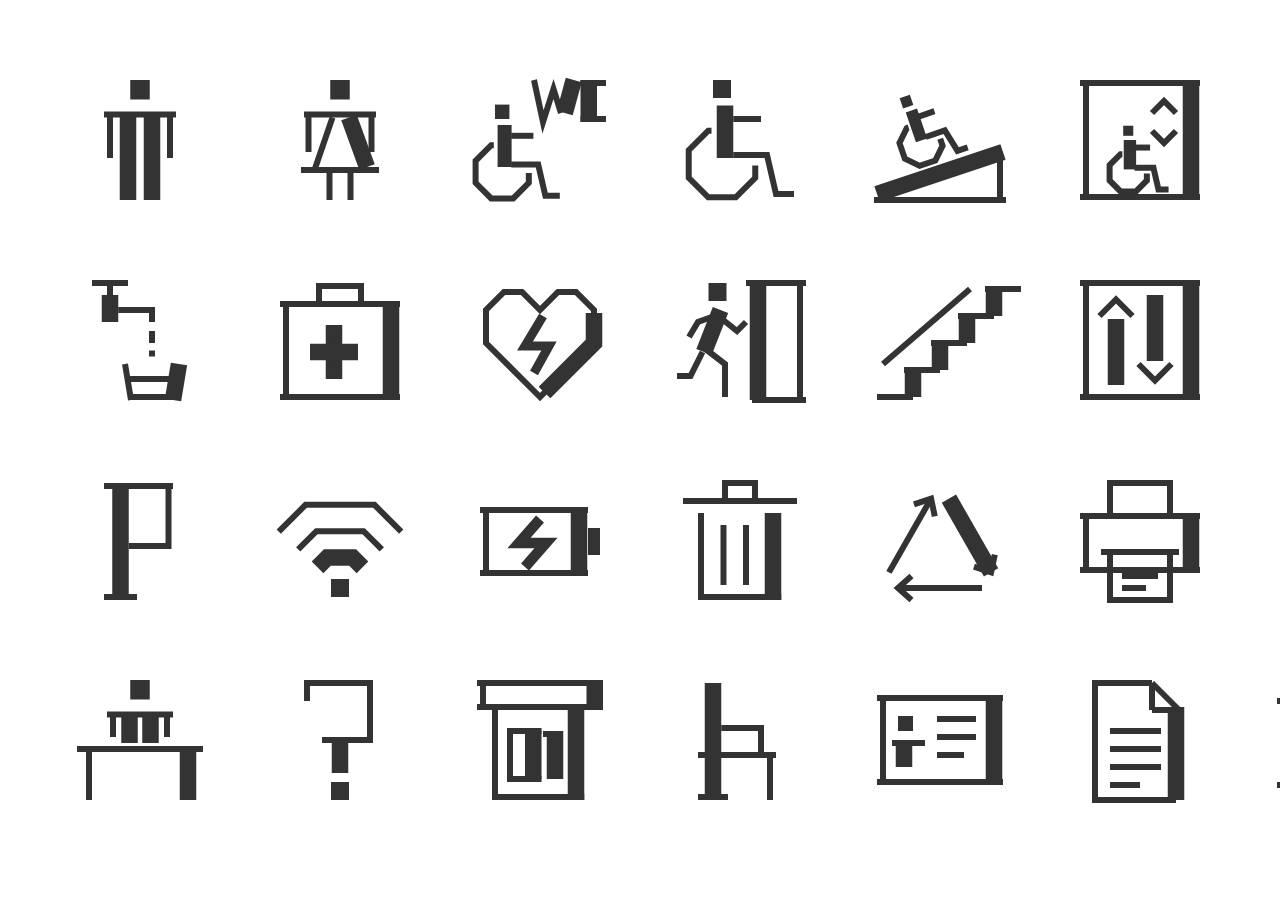
<file: mockups/tucheng/icons/darkgray/sheet.html>
<!doctype html><html><head><meta charset='utf-8'><style>@page{size:1480px 880px;margin:0}html,body{margin:0;background:transparent}svg{display:block}</style></head><body><svg xmlns="http://www.w3.org/2000/svg" viewBox="0 0 1480 880" width="1480" height="880"><g id="restroom-men" transform="translate(68,68) scale(1.5)"><polygon points="41.5,8 54.5,8 54.5,21 41.5,21" fill="#333333"/><path d="M24,31L72,31" fill="none" stroke="#333333" stroke-width="4" stroke-linecap="butt" stroke-linejoin="miter" stroke-miterlimit="10"/><path d="M28,31L28,60" fill="none" stroke="#333333" stroke-width="4" stroke-linecap="butt" stroke-linejoin="miter" stroke-miterlimit="10"/><path d="M68,31L68,60" fill="none" stroke="#333333" stroke-width="4" stroke-linecap="butt" stroke-linejoin="miter" stroke-miterlimit="10"/><path d="M40,31L40,88" fill="none" stroke="#333333" stroke-width="11" stroke-linecap="butt" stroke-linejoin="miter" stroke-miterlimit="10"/><path d="M56,31L56,88" fill="none" stroke="#333333" stroke-width="11" stroke-linecap="butt" stroke-linejoin="miter" stroke-miterlimit="10"/></g><g id="restroom-women" transform="translate(268,68) scale(1.5)"><polygon points="41.5,8 54.5,8 54.5,21 41.5,21" fill="#333333"/><path d="M24,31L72,31" fill="none" stroke="#333333" stroke-width="4" stroke-linecap="butt" stroke-linejoin="miter" stroke-miterlimit="10"/><path d="M27,31L27,56" fill="none" stroke="#333333" stroke-width="4" stroke-linecap="butt" stroke-linejoin="miter" stroke-miterlimit="10"/><path d="M69,31L69,56" fill="none" stroke="#333333" stroke-width="4" stroke-linecap="butt" stroke-linejoin="miter" stroke-miterlimit="10"/><path d="M43,33L31,68" fill="none" stroke="#333333" stroke-width="4" stroke-linecap="butt" stroke-linejoin="miter" stroke-miterlimit="10"/><path d="M54,33L66,66" fill="none" stroke="#333333" stroke-width="11" stroke-linecap="butt" stroke-linejoin="miter" stroke-miterlimit="10"/><path d="M22,68L74,68" fill="none" stroke="#333333" stroke-width="4" stroke-linecap="butt" stroke-linejoin="miter" stroke-miterlimit="10"/><path d="M41,68L41,88" fill="none" stroke="#333333" stroke-width="4" stroke-linecap="butt" stroke-linejoin="miter" stroke-miterlimit="10"/><path d="M55,68L55,88" fill="none" stroke="#333333" stroke-width="4" stroke-linecap="butt" stroke-linejoin="miter" stroke-miterlimit="10"/></g><g id="restroom-accessible" transform="translate(468,68) scale(1.5)"><polygon points="18,24.4 27.6,24.4 27.6,34 18,34" fill="#333333"/><path d="M24.4,38L24.4,66" fill="none" stroke="#333333" stroke-width="9.35" stroke-linecap="butt" stroke-linejoin="miter" stroke-miterlimit="10"/><path d="M28.8,45.2L43.6,45.2" fill="none" stroke="#333333" stroke-width="4" stroke-linecap="butt" stroke-linejoin="miter" stroke-miterlimit="10"/><path d="M28.8,64.4L46.8,64.4L51.6,85.2L61.2,85.2" fill="none" stroke="#333333" stroke-width="4" stroke-linecap="butt" stroke-linejoin="miter" stroke-miterlimit="10"/><path d="M17.2,51.46L15.45,51.46L5.06,61.85L5.06,76.55L15.45,86.94L30.15,86.94L40.54,76.55L40.54,70" fill="none" stroke="#333333" stroke-width="4" stroke-linecap="butt" stroke-linejoin="miter" stroke-miterlimit="10"/><path d="M44,8L50,36L57,14L62,30" fill="none" stroke="#333333" stroke-width="4" stroke-linecap="butt" stroke-linejoin="miter" stroke-miterlimit="10"/><path d="M64.5,30L70.5,8" fill="none" stroke="#333333" stroke-width="11" stroke-linecap="butt" stroke-linejoin="miter" stroke-miterlimit="10"/><path d="M80.5,8L80.5,36" fill="none" stroke="#333333" stroke-width="11" stroke-linecap="butt" stroke-linejoin="miter" stroke-miterlimit="10"/><path d="M75,10L92,10" fill="none" stroke="#333333" stroke-width="4" stroke-linecap="butt" stroke-linejoin="miter" stroke-miterlimit="10"/><path d="M75,34L92,34" fill="none" stroke="#333333" stroke-width="4" stroke-linecap="butt" stroke-linejoin="miter" stroke-miterlimit="10"/></g><g id="accessible" transform="translate(668,68) scale(1.5)"><polygon points="30,8 42,8 42,20 30,20" fill="#333333"/><path d="M38,25L38,60" fill="none" stroke="#333333" stroke-width="11" stroke-linecap="butt" stroke-linejoin="miter" stroke-miterlimit="10"/><path d="M43.5,34L62,34" fill="none" stroke="#333333" stroke-width="4" stroke-linecap="butt" stroke-linejoin="miter" stroke-miterlimit="10"/><path d="M43.5,58L66,58L72,84L84,84" fill="none" stroke="#333333" stroke-width="4" stroke-linecap="butt" stroke-linejoin="miter" stroke-miterlimit="10"/><path d="M29,41.83L26.82,41.83L13.83,54.82L13.83,73.18L26.82,86.17L45.18,86.17L58.17,73.18L58.17,65" fill="none" stroke="#333333" stroke-width="4" stroke-linecap="butt" stroke-linejoin="miter" stroke-miterlimit="10"/></g><g id="ramp" transform="translate(868,68) scale(1.5)"><path d="M6,84L90,56" fill="none" stroke="#333333" stroke-width="11" stroke-linecap="butt" stroke-linejoin="miter" stroke-miterlimit="10"/><path d="M4,88L92,88" fill="none" stroke="#333333" stroke-width="4" stroke-linecap="butt" stroke-linejoin="miter" stroke-miterlimit="10"/><path d="M88,60L88,88" fill="none" stroke="#333333" stroke-width="4" stroke-linecap="butt" stroke-linejoin="miter" stroke-miterlimit="10"/><polygon points="21.08,20.24 27.9,17.91 30.22,24.73 23.41,27.05" fill="#333333"/><path d="M28.92,28.34L35.71,48.21" fill="none" stroke="#333333" stroke-width="7.92" stroke-linecap="butt" stroke-linejoin="miter" stroke-miterlimit="10"/><path d="M33.79,32.38L44.29,28.8" fill="none" stroke="#333333" stroke-width="4" stroke-linecap="butt" stroke-linejoin="miter" stroke-miterlimit="10"/><path d="M38.44,46.01L51.22,41.65L59.67,55.25L66.48,52.92" fill="none" stroke="#333333" stroke-width="4" stroke-linecap="butt" stroke-linejoin="miter" stroke-miterlimit="10"/><path d="M27.07,39.64L25.83,40.06L20.98,49.96L24.54,60.39L34.43,65.24L44.86,61.68L49.72,51.79L48.13,47.14" fill="none" stroke="#333333" stroke-width="4" stroke-linecap="butt" stroke-linejoin="miter" stroke-miterlimit="10"/></g><g id="elevator-accessible" transform="translate(1068,68) scale(1.5)"><path d="M8,10L88,10" fill="none" stroke="#333333" stroke-width="4" stroke-linecap="butt" stroke-linejoin="miter" stroke-miterlimit="10"/><path d="M8,86L88,86" fill="none" stroke="#333333" stroke-width="4" stroke-linecap="butt" stroke-linejoin="miter" stroke-miterlimit="10"/><path d="M12,10L12,86" fill="none" stroke="#333333" stroke-width="4" stroke-linecap="butt" stroke-linejoin="miter" stroke-miterlimit="10"/><path d="M82,10L82,86" fill="none" stroke="#333333" stroke-width="11" stroke-linecap="butt" stroke-linejoin="miter" stroke-miterlimit="10"/><polygon points="36.8,38.48 43.52,38.48 43.52,45.2 36.8,45.2" fill="#333333"/><path d="M41.28,48L41.28,67.6" fill="none" stroke="#333333" stroke-width="8.25" stroke-linecap="butt" stroke-linejoin="miter" stroke-miterlimit="10"/><path d="M44.36,53.04L54.72,53.04" fill="none" stroke="#333333" stroke-width="4" stroke-linecap="butt" stroke-linejoin="miter" stroke-miterlimit="10"/><path d="M44.36,66.48L56.96,66.48L60.32,81.04L67.04,81.04" fill="none" stroke="#333333" stroke-width="4" stroke-linecap="butt" stroke-linejoin="miter" stroke-miterlimit="10"/><path d="M36.24,57.42L35.02,57.42L27.74,64.7L27.74,74.98L35.02,82.26L45.3,82.26L52.58,74.98L52.58,70.4" fill="none" stroke="#333333" stroke-width="4" stroke-linecap="butt" stroke-linejoin="miter" stroke-miterlimit="10"/><path d="M56,30L64,22L72,30" fill="none" stroke="#333333" stroke-width="4" stroke-linecap="butt" stroke-linejoin="miter" stroke-miterlimit="10"/><path d="M56,42L64,50L72,42" fill="none" stroke="#333333" stroke-width="4" stroke-linecap="butt" stroke-linejoin="miter" stroke-miterlimit="10"/></g><g id="nursing-room" transform="translate(1268,68) scale(1.5)"><polygon points="42,8 54,8 54,18 42,18" fill="#333333"/><path d="M28,22L68,22" fill="none" stroke="#333333" stroke-width="4" stroke-linecap="butt" stroke-linejoin="miter" stroke-miterlimit="10"/><path d="M32,28L64,28" fill="none" stroke="#333333" stroke-width="4" stroke-linecap="butt" stroke-linejoin="miter" stroke-miterlimit="10"/><path d="M36,28L36,88" fill="none" stroke="#333333" stroke-width="4" stroke-linecap="butt" stroke-linejoin="miter" stroke-miterlimit="10"/><path d="M59.5,28L59.5,88" fill="none" stroke="#333333" stroke-width="11" stroke-linecap="butt" stroke-linejoin="miter" stroke-miterlimit="10"/><path d="M34,86L65,86" fill="none" stroke="#333333" stroke-width="4" stroke-linecap="butt" stroke-linejoin="miter" stroke-miterlimit="10"/><path d="M36,42L47,42" fill="none" stroke="#333333" stroke-width="4" stroke-linecap="butt" stroke-linejoin="miter" stroke-miterlimit="10"/><path d="M36,54L47,54" fill="none" stroke="#333333" stroke-width="4" stroke-linecap="butt" stroke-linejoin="miter" stroke-miterlimit="10"/><path d="M36,66L47,66" fill="none" stroke="#333333" stroke-width="4" stroke-linecap="butt" stroke-linejoin="miter" stroke-miterlimit="10"/></g><g id="drinking-water" transform="translate(68,268) scale(1.5)"><path d="M16,10L40,10" fill="none" stroke="#333333" stroke-width="4" stroke-linecap="butt" stroke-linejoin="miter" stroke-miterlimit="10"/><path d="M28,10L28,18" fill="none" stroke="#333333" stroke-width="4" stroke-linecap="butt" stroke-linejoin="miter" stroke-miterlimit="10"/><path d="M28,18L28,36" fill="none" stroke="#333333" stroke-width="11" stroke-linecap="butt" stroke-linejoin="miter" stroke-miterlimit="10"/><path d="M33.5,28L56,28L56,36" fill="none" stroke="#333333" stroke-width="4" stroke-linecap="butt" stroke-linejoin="miter" stroke-miterlimit="10"/><path d="M56,42L56,50" fill="none" stroke="#333333" stroke-width="4" stroke-linecap="butt" stroke-linejoin="miter" stroke-miterlimit="10"/><path d="M56,55L56,59" fill="none" stroke="#333333" stroke-width="4" stroke-linecap="butt" stroke-linejoin="miter" stroke-miterlimit="10"/><path d="M38,64L42,88" fill="none" stroke="#333333" stroke-width="4" stroke-linecap="butt" stroke-linejoin="miter" stroke-miterlimit="10"/><path d="M74,64L70,88" fill="none" stroke="#333333" stroke-width="11" stroke-linecap="butt" stroke-linejoin="miter" stroke-miterlimit="10"/><path d="M40,86L72,86" fill="none" stroke="#333333" stroke-width="4" stroke-linecap="butt" stroke-linejoin="miter" stroke-miterlimit="10"/><path d="M40,74L70,74" fill="none" stroke="#333333" stroke-width="4" stroke-linecap="butt" stroke-linejoin="miter" stroke-miterlimit="10"/></g><g id="first-aid" transform="translate(268,268) scale(1.5)"><path d="M34,22L34,12L62,12L62,22" fill="none" stroke="#333333" stroke-width="4" stroke-linecap="butt" stroke-linejoin="miter" stroke-miterlimit="10"/><path d="M8,24L88,24" fill="none" stroke="#333333" stroke-width="4" stroke-linecap="butt" stroke-linejoin="miter" stroke-miterlimit="10"/><path d="M8,86L88,86" fill="none" stroke="#333333" stroke-width="4" stroke-linecap="butt" stroke-linejoin="miter" stroke-miterlimit="10"/><path d="M12,24L12,86" fill="none" stroke="#333333" stroke-width="4" stroke-linecap="butt" stroke-linejoin="miter" stroke-miterlimit="10"/><path d="M82,24L82,86" fill="none" stroke="#333333" stroke-width="11" stroke-linecap="butt" stroke-linejoin="miter" stroke-miterlimit="10"/><path d="M44,38L44,74" fill="none" stroke="#333333" stroke-width="11" stroke-linecap="butt" stroke-linejoin="miter" stroke-miterlimit="10"/><path d="M28,56L60,56" fill="none" stroke="#333333" stroke-width="11" stroke-linecap="butt" stroke-linejoin="miter" stroke-miterlimit="10"/></g><g id="aed" transform="translate(468,268) scale(1.5)"><path d="M48,86L12,50L12,28L24,16L36,16L48,28L60,16L72,16L84,28L84,50Z" fill="none" stroke="#333333" stroke-width="4" stroke-linecap="butt" stroke-linejoin="miter" stroke-miterlimit="10"/><path d="M84,30L84,50L51,83" fill="none" stroke="#333333" stroke-width="11" stroke-linecap="butt" stroke-linejoin="miter" stroke-miterlimit="10"/><path d="M50,32L38,52L54,52L44,70" fill="none" stroke="#333333" stroke-width="6" stroke-linecap="butt" stroke-linejoin="miter" stroke-miterlimit="10"/></g><g id="emergency-exit" transform="translate(668,268) scale(1.5)"><path d="M52,10L92,10" fill="none" stroke="#333333" stroke-width="4" stroke-linecap="butt" stroke-linejoin="miter" stroke-miterlimit="10"/><path d="M60,10L60,88" fill="none" stroke="#333333" stroke-width="11" stroke-linecap="butt" stroke-linejoin="miter" stroke-miterlimit="10"/><path d="M88,10L88,88" fill="none" stroke="#333333" stroke-width="4" stroke-linecap="butt" stroke-linejoin="miter" stroke-miterlimit="10"/><path d="M56,88L92,88" fill="none" stroke="#333333" stroke-width="4" stroke-linecap="butt" stroke-linejoin="miter" stroke-miterlimit="10"/><polygon points="27,10 39,10 39,22 27,22" fill="#333333"/><path d="M35,28L24,56" fill="none" stroke="#333333" stroke-width="11" stroke-linecap="butt" stroke-linejoin="miter" stroke-miterlimit="10"/><path d="M36,34L46,42L52,36" fill="none" stroke="#333333" stroke-width="4" stroke-linecap="butt" stroke-linejoin="miter" stroke-miterlimit="10"/><path d="M31,32L20,36L14,46" fill="none" stroke="#333333" stroke-width="4" stroke-linecap="butt" stroke-linejoin="miter" stroke-miterlimit="10"/><path d="M25,54L38,64L38,86" fill="none" stroke="#333333" stroke-width="4" stroke-linecap="butt" stroke-linejoin="miter" stroke-miterlimit="10"/><path d="M23,56L15,72L6,72" fill="none" stroke="#333333" stroke-width="4" stroke-linecap="butt" stroke-linejoin="miter" stroke-miterlimit="10"/></g><g id="stairs" transform="translate(868,268) scale(1.5)"><path d="M6,86L30,86" fill="none" stroke="#333333" stroke-width="4" stroke-linecap="butt" stroke-linejoin="miter" stroke-miterlimit="10"/><path d="M30,68L30,86" fill="none" stroke="#333333" stroke-width="11" stroke-linecap="butt" stroke-linejoin="miter" stroke-miterlimit="10"/><path d="M24,68L48,68" fill="none" stroke="#333333" stroke-width="4" stroke-linecap="butt" stroke-linejoin="miter" stroke-miterlimit="10"/><path d="M48,50L48,68" fill="none" stroke="#333333" stroke-width="11" stroke-linecap="butt" stroke-linejoin="miter" stroke-miterlimit="10"/><path d="M42,50L66,50" fill="none" stroke="#333333" stroke-width="4" stroke-linecap="butt" stroke-linejoin="miter" stroke-miterlimit="10"/><path d="M66,32L66,50" fill="none" stroke="#333333" stroke-width="11" stroke-linecap="butt" stroke-linejoin="miter" stroke-miterlimit="10"/><path d="M60,32L84,32" fill="none" stroke="#333333" stroke-width="4" stroke-linecap="butt" stroke-linejoin="miter" stroke-miterlimit="10"/><path d="M84,14L84,32" fill="none" stroke="#333333" stroke-width="11" stroke-linecap="butt" stroke-linejoin="miter" stroke-miterlimit="10"/><path d="M78,14L102,14" fill="none" stroke="#333333" stroke-width="4" stroke-linecap="butt" stroke-linejoin="miter" stroke-miterlimit="10"/><path d="M10,64L68,14" fill="none" stroke="#333333" stroke-width="4" stroke-linecap="butt" stroke-linejoin="miter" stroke-miterlimit="10"/></g><g id="elevator" transform="translate(1068,268) scale(1.5)"><path d="M8,10L88,10" fill="none" stroke="#333333" stroke-width="4" stroke-linecap="butt" stroke-linejoin="miter" stroke-miterlimit="10"/><path d="M8,86L88,86" fill="none" stroke="#333333" stroke-width="4" stroke-linecap="butt" stroke-linejoin="miter" stroke-miterlimit="10"/><path d="M12,10L12,86" fill="none" stroke="#333333" stroke-width="4" stroke-linecap="butt" stroke-linejoin="miter" stroke-miterlimit="10"/><path d="M82,10L82,86" fill="none" stroke="#333333" stroke-width="11" stroke-linecap="butt" stroke-linejoin="miter" stroke-miterlimit="10"/><path d="M21,32L32,21L43,32" fill="none" stroke="#333333" stroke-width="4" stroke-linecap="butt" stroke-linejoin="miter" stroke-miterlimit="10"/><path d="M32,34L32,78" fill="none" stroke="#333333" stroke-width="11" stroke-linecap="butt" stroke-linejoin="miter" stroke-miterlimit="10"/><path d="M58,18L58,62" fill="none" stroke="#333333" stroke-width="11" stroke-linecap="butt" stroke-linejoin="miter" stroke-miterlimit="10"/><path d="M47,64L58,75L69,64" fill="none" stroke="#333333" stroke-width="4" stroke-linecap="butt" stroke-linejoin="miter" stroke-miterlimit="10"/></g><g id="no-smoking" transform="translate(1268,268) scale(1.5)"><path d="M85.88,63.69L63.69,85.88L32.31,85.88L10.12,63.69L10.12,32.31L32.31,10.12L63.69,10.12L85.88,32.31Z" fill="none" stroke="#333333" stroke-width="4" stroke-linecap="butt" stroke-linejoin="miter" stroke-miterlimit="10"/><path d="M18,50L64,50" fill="none" stroke="#333333" stroke-width="4" stroke-linecap="butt" stroke-linejoin="miter" stroke-miterlimit="10"/><path d="M18,62L64,62" fill="none" stroke="#333333" stroke-width="4" stroke-linecap="butt" stroke-linejoin="miter" stroke-miterlimit="10"/><path d="M20,50L20,62" fill="none" stroke="#333333" stroke-width="4" stroke-linecap="butt" stroke-linejoin="miter" stroke-miterlimit="10"/><path d="M70,50L70,62" fill="none" stroke="#333333" stroke-width="11" stroke-linecap="butt" stroke-linejoin="miter" stroke-miterlimit="10"/><path d="M70,44L66,38L70,32L66,26" fill="none" stroke="#333333" stroke-width="4" stroke-linecap="butt" stroke-linejoin="miter" stroke-miterlimit="10"/><path d="M22,22L74,74" fill="none" stroke="#333333" stroke-width="11" stroke-linecap="butt" stroke-linejoin="miter" stroke-miterlimit="10"/></g><g id="parking" transform="translate(68,468) scale(1.5)"><path d="M35,10L35,88" fill="none" stroke="#333333" stroke-width="11" stroke-linecap="butt" stroke-linejoin="miter" stroke-miterlimit="10"/><path d="M24,12L70,12" fill="none" stroke="#333333" stroke-width="4" stroke-linecap="butt" stroke-linejoin="miter" stroke-miterlimit="10"/><path d="M67,12L67,52L40.5,52" fill="none" stroke="#333333" stroke-width="4" stroke-linecap="butt" stroke-linejoin="miter" stroke-miterlimit="10"/><path d="M24,86L46,86" fill="none" stroke="#333333" stroke-width="4" stroke-linecap="butt" stroke-linejoin="miter" stroke-miterlimit="10"/></g><g id="wifi" transform="translate(268,468) scale(1.5)"><polygon points="42,74 54,74 54,86 42,86" fill="#333333"/><path d="M33.03,66.22L39.58,59.67L56.42,59.67L62.97,66.22" fill="none" stroke="#333333" stroke-width="11" stroke-linecap="butt" stroke-linejoin="miter" stroke-miterlimit="10"/><path d="M20.11,54.32L32.31,42.12L63.69,42.12L75.89,54.32" fill="none" stroke="#333333" stroke-width="4" stroke-linecap="butt" stroke-linejoin="miter" stroke-miterlimit="10"/><path d="M7.18,42.43L25.04,24.57L70.96,24.57L88.82,42.43" fill="none" stroke="#333333" stroke-width="4" stroke-linecap="butt" stroke-linejoin="miter" stroke-miterlimit="10"/></g><g id="charging" transform="translate(468,468) scale(1.5)"><path d="M8,28L80,28" fill="none" stroke="#333333" stroke-width="4" stroke-linecap="butt" stroke-linejoin="miter" stroke-miterlimit="10"/><path d="M8,70L80,70" fill="none" stroke="#333333" stroke-width="4" stroke-linecap="butt" stroke-linejoin="miter" stroke-miterlimit="10"/><path d="M12,28L12,70" fill="none" stroke="#333333" stroke-width="4" stroke-linecap="butt" stroke-linejoin="miter" stroke-miterlimit="10"/><path d="M74,28L74,70" fill="none" stroke="#333333" stroke-width="11" stroke-linecap="butt" stroke-linejoin="miter" stroke-miterlimit="10"/><polygon points="80,40 88,40 88,58 80,58" fill="#333333"/><path d="M48,34L34,50L52,50L38,66" fill="none" stroke="#333333" stroke-width="7" stroke-linecap="butt" stroke-linejoin="miter" stroke-miterlimit="10"/></g><g id="trash" transform="translate(668,468) scale(1.5)"><path d="M38,20L38,10L58,10L58,20" fill="none" stroke="#333333" stroke-width="4" stroke-linecap="butt" stroke-linejoin="miter" stroke-miterlimit="10"/><path d="M10,22L86,22" fill="none" stroke="#333333" stroke-width="4" stroke-linecap="butt" stroke-linejoin="miter" stroke-miterlimit="10"/><path d="M22,30L22,88" fill="none" stroke="#333333" stroke-width="4" stroke-linecap="butt" stroke-linejoin="miter" stroke-miterlimit="10"/><path d="M70,30L70,88" fill="none" stroke="#333333" stroke-width="11" stroke-linecap="butt" stroke-linejoin="miter" stroke-miterlimit="10"/><path d="M20,86L75.5,86" fill="none" stroke="#333333" stroke-width="4" stroke-linecap="butt" stroke-linejoin="miter" stroke-miterlimit="10"/><path d="M37,38L37,78" fill="none" stroke="#333333" stroke-width="4" stroke-linecap="butt" stroke-linejoin="miter" stroke-miterlimit="10"/><path d="M52,38L52,78" fill="none" stroke="#333333" stroke-width="4" stroke-linecap="butt" stroke-linejoin="miter" stroke-miterlimit="10"/></g><g id="recycling" transform="translate(868,468) scale(1.5)"><path d="M53.95,20.42L82.05,69.58" fill="none" stroke="#333333" stroke-width="11" stroke-linecap="butt" stroke-linejoin="miter" stroke-miterlimit="10"/><path d="M70.64,65.74L82.05,69.58L84.53,57.8" fill="none" stroke="#333333" stroke-width="4" stroke-linecap="butt" stroke-linejoin="miter" stroke-miterlimit="10"/><path d="M76,80L20,80" fill="none" stroke="#333333" stroke-width="4" stroke-linecap="butt" stroke-linejoin="miter" stroke-miterlimit="10"/><path d="M29,72L20,80L29,88" fill="none" stroke="#333333" stroke-width="4" stroke-linecap="butt" stroke-linejoin="miter" stroke-miterlimit="10"/><path d="M13.95,69.58L42.05,20.42" fill="none" stroke="#333333" stroke-width="4" stroke-linecap="butt" stroke-linejoin="miter" stroke-miterlimit="10"/><path d="M44.53,32.2L42.05,20.42L30.64,24.26" fill="none" stroke="#333333" stroke-width="4" stroke-linecap="butt" stroke-linejoin="miter" stroke-miterlimit="10"/></g><g id="printing" transform="translate(1068,468) scale(1.5)"><path d="M28,32L28,10L68,10L68,32" fill="none" stroke="#333333" stroke-width="4" stroke-linecap="butt" stroke-linejoin="miter" stroke-miterlimit="10"/><path d="M8,32L88,32" fill="none" stroke="#333333" stroke-width="4" stroke-linecap="butt" stroke-linejoin="miter" stroke-miterlimit="10"/><path d="M12,32L12,68" fill="none" stroke="#333333" stroke-width="4" stroke-linecap="butt" stroke-linejoin="miter" stroke-miterlimit="10"/><path d="M82,32L82,68" fill="none" stroke="#333333" stroke-width="11" stroke-linecap="butt" stroke-linejoin="miter" stroke-miterlimit="10"/><path d="M8,68L88,68" fill="none" stroke="#333333" stroke-width="4" stroke-linecap="butt" stroke-linejoin="miter" stroke-miterlimit="10"/><path d="M22,56L74,56" fill="none" stroke="#333333" stroke-width="4" stroke-linecap="butt" stroke-linejoin="miter" stroke-miterlimit="10"/><path d="M28,56L28,88L68,88L68,56" fill="none" stroke="#333333" stroke-width="4" stroke-linecap="butt" stroke-linejoin="miter" stroke-miterlimit="10"/><path d="M36,72L60,72" fill="none" stroke="#333333" stroke-width="4" stroke-linecap="butt" stroke-linejoin="miter" stroke-miterlimit="10"/><path d="M36,80L52,80" fill="none" stroke="#333333" stroke-width="4" stroke-linecap="butt" stroke-linejoin="miter" stroke-miterlimit="10"/></g><g id="office-hours" transform="translate(1268,468) scale(1.5)"><path d="M85.88,63.69L63.69,85.88L32.31,85.88L10.12,63.69L10.12,32.31L32.31,10.12L63.69,10.12L85.88,32.31Z" fill="none" stroke="#333333" stroke-width="4" stroke-linecap="butt" stroke-linejoin="miter" stroke-miterlimit="10"/><path d="M48,20L48,52" fill="none" stroke="#333333" stroke-width="11" stroke-linecap="butt" stroke-linejoin="miter" stroke-miterlimit="10"/><path d="M42.5,50L72,50" fill="none" stroke="#333333" stroke-width="4" stroke-linecap="butt" stroke-linejoin="miter" stroke-miterlimit="10"/><path d="M48,76L48,84" fill="none" stroke="#333333" stroke-width="4" stroke-linecap="butt" stroke-linejoin="miter" stroke-miterlimit="10"/><path d="M12,48L20,48" fill="none" stroke="#333333" stroke-width="4" stroke-linecap="butt" stroke-linejoin="miter" stroke-miterlimit="10"/><path d="M76,48L84,48" fill="none" stroke="#333333" stroke-width="4" stroke-linecap="butt" stroke-linejoin="miter" stroke-miterlimit="10"/></g><g id="service-counter" transform="translate(68,668) scale(1.5)"><polygon points="41.5,8 54.5,8 54.5,21 41.5,21" fill="#333333"/><path d="M26,31L70,31" fill="none" stroke="#333333" stroke-width="4" stroke-linecap="butt" stroke-linejoin="miter" stroke-miterlimit="10"/><path d="M30,31L30,46" fill="none" stroke="#333333" stroke-width="4" stroke-linecap="butt" stroke-linejoin="miter" stroke-miterlimit="10"/><path d="M66,31L66,46" fill="none" stroke="#333333" stroke-width="4" stroke-linecap="butt" stroke-linejoin="miter" stroke-miterlimit="10"/><path d="M41,31L41,50" fill="none" stroke="#333333" stroke-width="11" stroke-linecap="butt" stroke-linejoin="miter" stroke-miterlimit="10"/><path d="M55,31L55,50" fill="none" stroke="#333333" stroke-width="11" stroke-linecap="butt" stroke-linejoin="miter" stroke-miterlimit="10"/><path d="M6,54L90,54" fill="none" stroke="#333333" stroke-width="4" stroke-linecap="butt" stroke-linejoin="miter" stroke-miterlimit="10"/><path d="M14,54L14,88" fill="none" stroke="#333333" stroke-width="4" stroke-linecap="butt" stroke-linejoin="miter" stroke-miterlimit="10"/><path d="M80,54L80,88" fill="none" stroke="#333333" stroke-width="11" stroke-linecap="butt" stroke-linejoin="miter" stroke-miterlimit="10"/></g><g id="information" transform="translate(268,668) scale(1.5)"><path d="M26,22L26,10L68,10L68,48L54,48" fill="none" stroke="#333333" stroke-width="4" stroke-linecap="butt" stroke-linejoin="miter" stroke-miterlimit="10"/><path d="M48,48L48,70" fill="none" stroke="#333333" stroke-width="11" stroke-linecap="butt" stroke-linejoin="miter" stroke-miterlimit="10"/><path d="M36,48L54,48" fill="none" stroke="#333333" stroke-width="4" stroke-linecap="butt" stroke-linejoin="miter" stroke-miterlimit="10"/><polygon points="42,76 54,76 54,88 42,88" fill="#333333"/></g><g id="queue-ticket" transform="translate(468,668) scale(1.5)"><path d="M6,10L90,10" fill="none" stroke="#333333" stroke-width="4" stroke-linecap="butt" stroke-linejoin="miter" stroke-miterlimit="10"/><path d="M10,10L10,26" fill="none" stroke="#333333" stroke-width="4" stroke-linecap="butt" stroke-linejoin="miter" stroke-miterlimit="10"/><path d="M84.5,10L84.5,26" fill="none" stroke="#333333" stroke-width="11" stroke-linecap="butt" stroke-linejoin="miter" stroke-miterlimit="10"/><path d="M6,26L90,26" fill="none" stroke="#333333" stroke-width="4" stroke-linecap="butt" stroke-linejoin="miter" stroke-miterlimit="10"/><path d="M18,26L18,88" fill="none" stroke="#333333" stroke-width="4" stroke-linecap="butt" stroke-linejoin="miter" stroke-miterlimit="10"/><path d="M72,26L72,88" fill="none" stroke="#333333" stroke-width="11" stroke-linecap="butt" stroke-linejoin="miter" stroke-miterlimit="10"/><path d="M16,86L77.5,86" fill="none" stroke="#333333" stroke-width="4" stroke-linecap="butt" stroke-linejoin="miter" stroke-miterlimit="10"/><path d="M26,42L49,42" fill="none" stroke="#333333" stroke-width="4" stroke-linecap="butt" stroke-linejoin="miter" stroke-miterlimit="10"/><path d="M26,74L49,74" fill="none" stroke="#333333" stroke-width="4" stroke-linecap="butt" stroke-linejoin="miter" stroke-miterlimit="10"/><path d="M28,42L28,74" fill="none" stroke="#333333" stroke-width="4" stroke-linecap="butt" stroke-linejoin="miter" stroke-miterlimit="10"/><path d="M43.5,42L43.5,74" fill="none" stroke="#333333" stroke-width="11" stroke-linecap="butt" stroke-linejoin="miter" stroke-miterlimit="10"/><path d="M50,44L58,44" fill="none" stroke="#333333" stroke-width="4" stroke-linecap="butt" stroke-linejoin="miter" stroke-miterlimit="10"/><path d="M58,42L58,74" fill="none" stroke="#333333" stroke-width="11" stroke-linecap="butt" stroke-linejoin="miter" stroke-miterlimit="10"/></g><g id="waiting-area" transform="translate(668,668) scale(1.5)"><path d="M30,10L30,88" fill="none" stroke="#333333" stroke-width="11" stroke-linecap="butt" stroke-linejoin="miter" stroke-miterlimit="10"/><path d="M20,58L72,58" fill="none" stroke="#333333" stroke-width="4" stroke-linecap="butt" stroke-linejoin="miter" stroke-miterlimit="10"/><path d="M68,58L68,88" fill="none" stroke="#333333" stroke-width="4" stroke-linecap="butt" stroke-linejoin="miter" stroke-miterlimit="10"/><path d="M35.5,40L62,40L62,58" fill="none" stroke="#333333" stroke-width="4" stroke-linecap="butt" stroke-linejoin="miter" stroke-miterlimit="10"/><path d="M20,86L40,86" fill="none" stroke="#333333" stroke-width="4" stroke-linecap="butt" stroke-linejoin="miter" stroke-miterlimit="10"/></g><g id="id-registration" transform="translate(868,668) scale(1.5)"><path d="M6,20L90,20" fill="none" stroke="#333333" stroke-width="4" stroke-linecap="butt" stroke-linejoin="miter" stroke-miterlimit="10"/><path d="M6,76L90,76" fill="none" stroke="#333333" stroke-width="4" stroke-linecap="butt" stroke-linejoin="miter" stroke-miterlimit="10"/><path d="M10,20L10,76" fill="none" stroke="#333333" stroke-width="4" stroke-linecap="butt" stroke-linejoin="miter" stroke-miterlimit="10"/><path d="M84,20L84,76" fill="none" stroke="#333333" stroke-width="11" stroke-linecap="butt" stroke-linejoin="miter" stroke-miterlimit="10"/><polygon points="20,32 30,32 30,42 20,42" fill="#333333"/><path d="M16,50L38,50" fill="none" stroke="#333333" stroke-width="4" stroke-linecap="butt" stroke-linejoin="miter" stroke-miterlimit="10"/><path d="M24,50L24,66" fill="none" stroke="#333333" stroke-width="11" stroke-linecap="butt" stroke-linejoin="miter" stroke-miterlimit="10"/><path d="M46,34L72,34" fill="none" stroke="#333333" stroke-width="4" stroke-linecap="butt" stroke-linejoin="miter" stroke-miterlimit="10"/><path d="M46,46L72,46" fill="none" stroke="#333333" stroke-width="4" stroke-linecap="butt" stroke-linejoin="miter" stroke-miterlimit="10"/><path d="M46,58L64,58" fill="none" stroke="#333333" stroke-width="4" stroke-linecap="butt" stroke-linejoin="miter" stroke-miterlimit="10"/></g><g id="forms" transform="translate(1068,668) scale(1.5)"><path d="M56,10L18,10L18,88L72,88" fill="none" stroke="#333333" stroke-width="4" stroke-linecap="butt" stroke-linejoin="miter" stroke-miterlimit="10"/><path d="M72,26L72,88" fill="none" stroke="#333333" stroke-width="11" stroke-linecap="butt" stroke-linejoin="miter" stroke-miterlimit="10"/><path d="M56,10L76,30" fill="none" stroke="#333333" stroke-width="4" stroke-linecap="butt" stroke-linejoin="miter" stroke-miterlimit="10"/><path d="M56,10L56,28" fill="none" stroke="#333333" stroke-width="4" stroke-linecap="butt" stroke-linejoin="miter" stroke-miterlimit="10"/><path d="M56,28L70,28" fill="none" stroke="#333333" stroke-width="4" stroke-linecap="butt" stroke-linejoin="miter" stroke-miterlimit="10"/><path d="M28,42L62,42" fill="none" stroke="#333333" stroke-width="4" stroke-linecap="butt" stroke-linejoin="miter" stroke-miterlimit="10"/><path d="M28,54L62,54" fill="none" stroke="#333333" stroke-width="4" stroke-linecap="butt" stroke-linejoin="miter" stroke-miterlimit="10"/><path d="M28,66L62,66" fill="none" stroke="#333333" stroke-width="4" stroke-linecap="butt" stroke-linejoin="miter" stroke-miterlimit="10"/><path d="M28,78L48,78" fill="none" stroke="#333333" stroke-width="4" stroke-linecap="butt" stroke-linejoin="miter" stroke-miterlimit="10"/></g><g id="suggestion-box" transform="translate(1268,668) scale(1.5)"><path d="M6,22L90,22" fill="none" stroke="#333333" stroke-width="4" stroke-linecap="butt" stroke-linejoin="miter" stroke-miterlimit="10"/><path d="M6,78L90,78" fill="none" stroke="#333333" stroke-width="4" stroke-linecap="butt" stroke-linejoin="miter" stroke-miterlimit="10"/><path d="M10,22L10,78" fill="none" stroke="#333333" stroke-width="4" stroke-linecap="butt" stroke-linejoin="miter" stroke-miterlimit="10"/><path d="M84,22L84,78" fill="none" stroke="#333333" stroke-width="11" stroke-linecap="butt" stroke-linejoin="miter" stroke-miterlimit="10"/><path d="M12,26L45,52" fill="none" stroke="#333333" stroke-width="4" stroke-linecap="butt" stroke-linejoin="miter" stroke-miterlimit="10"/><path d="M51,52L78.5,30" fill="none" stroke="#333333" stroke-width="11" stroke-linecap="butt" stroke-linejoin="miter" stroke-miterlimit="10"/></g></svg></body></html>
</file>
